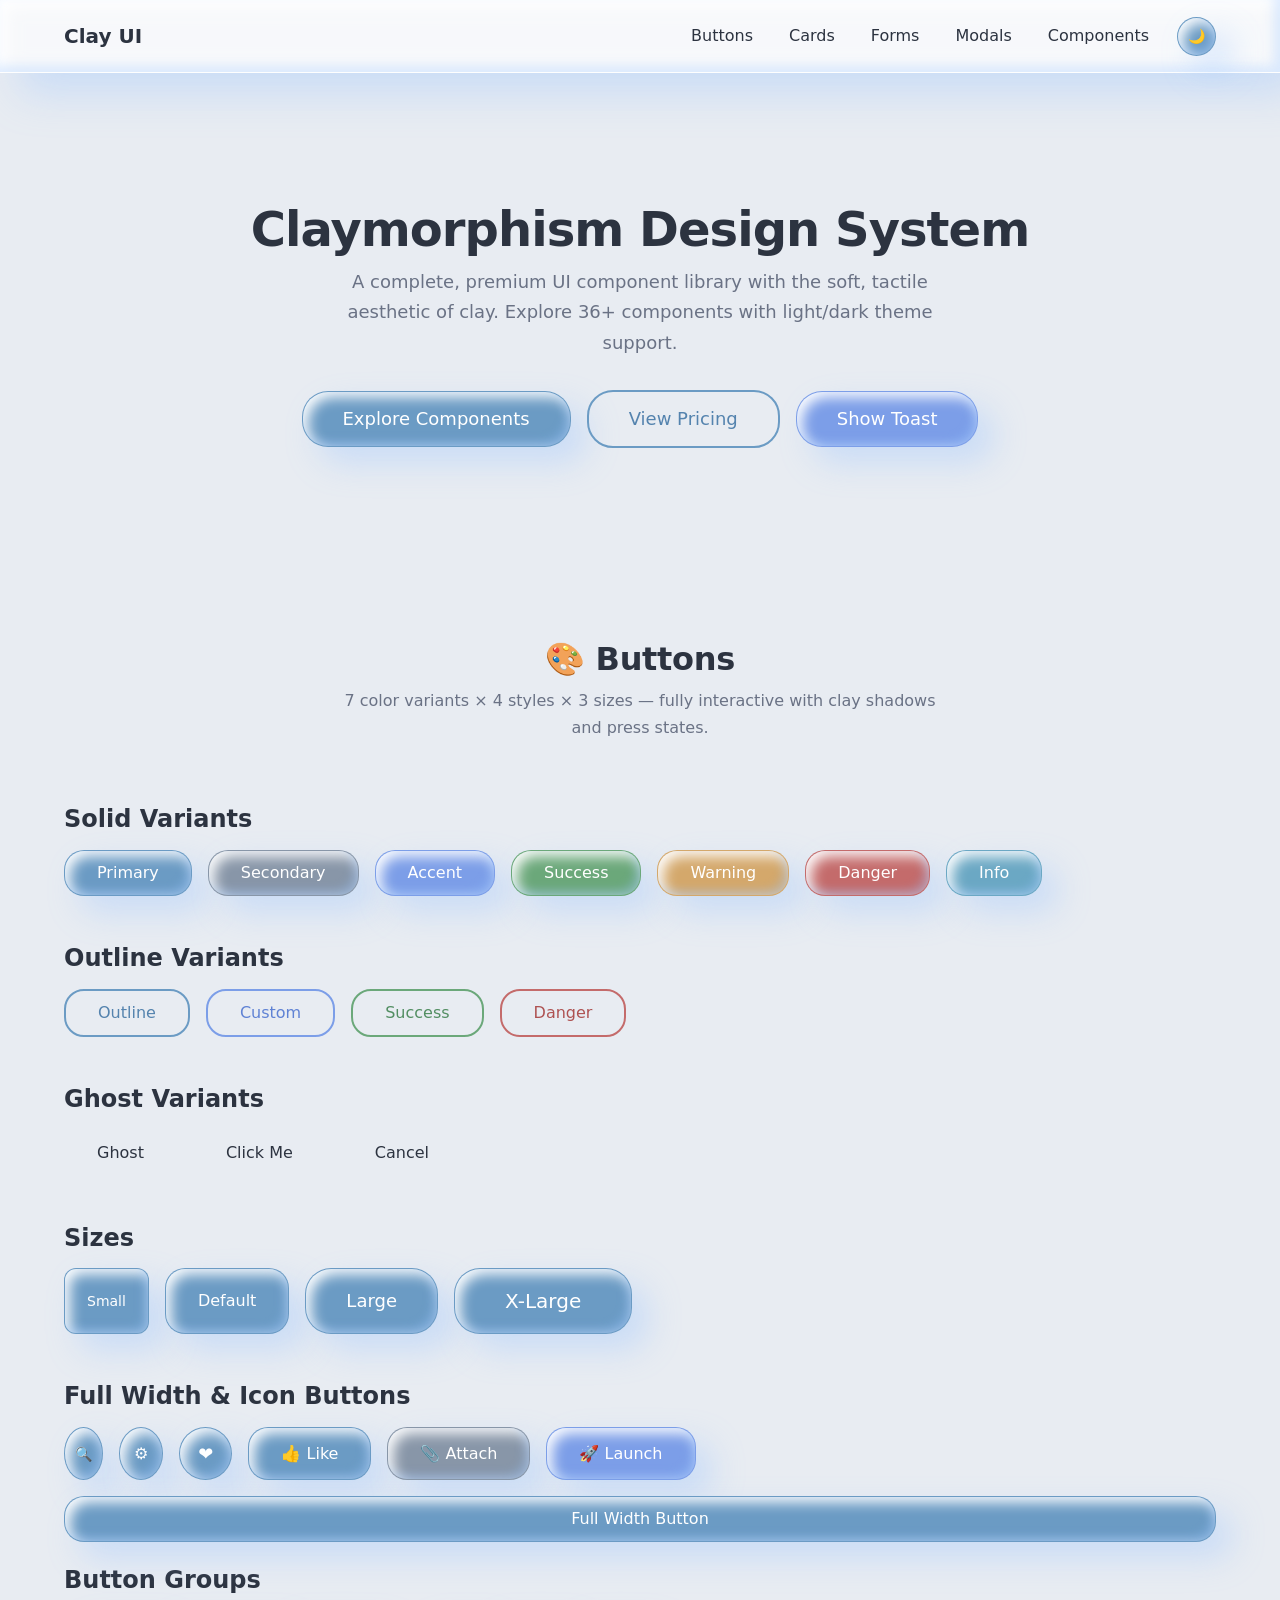
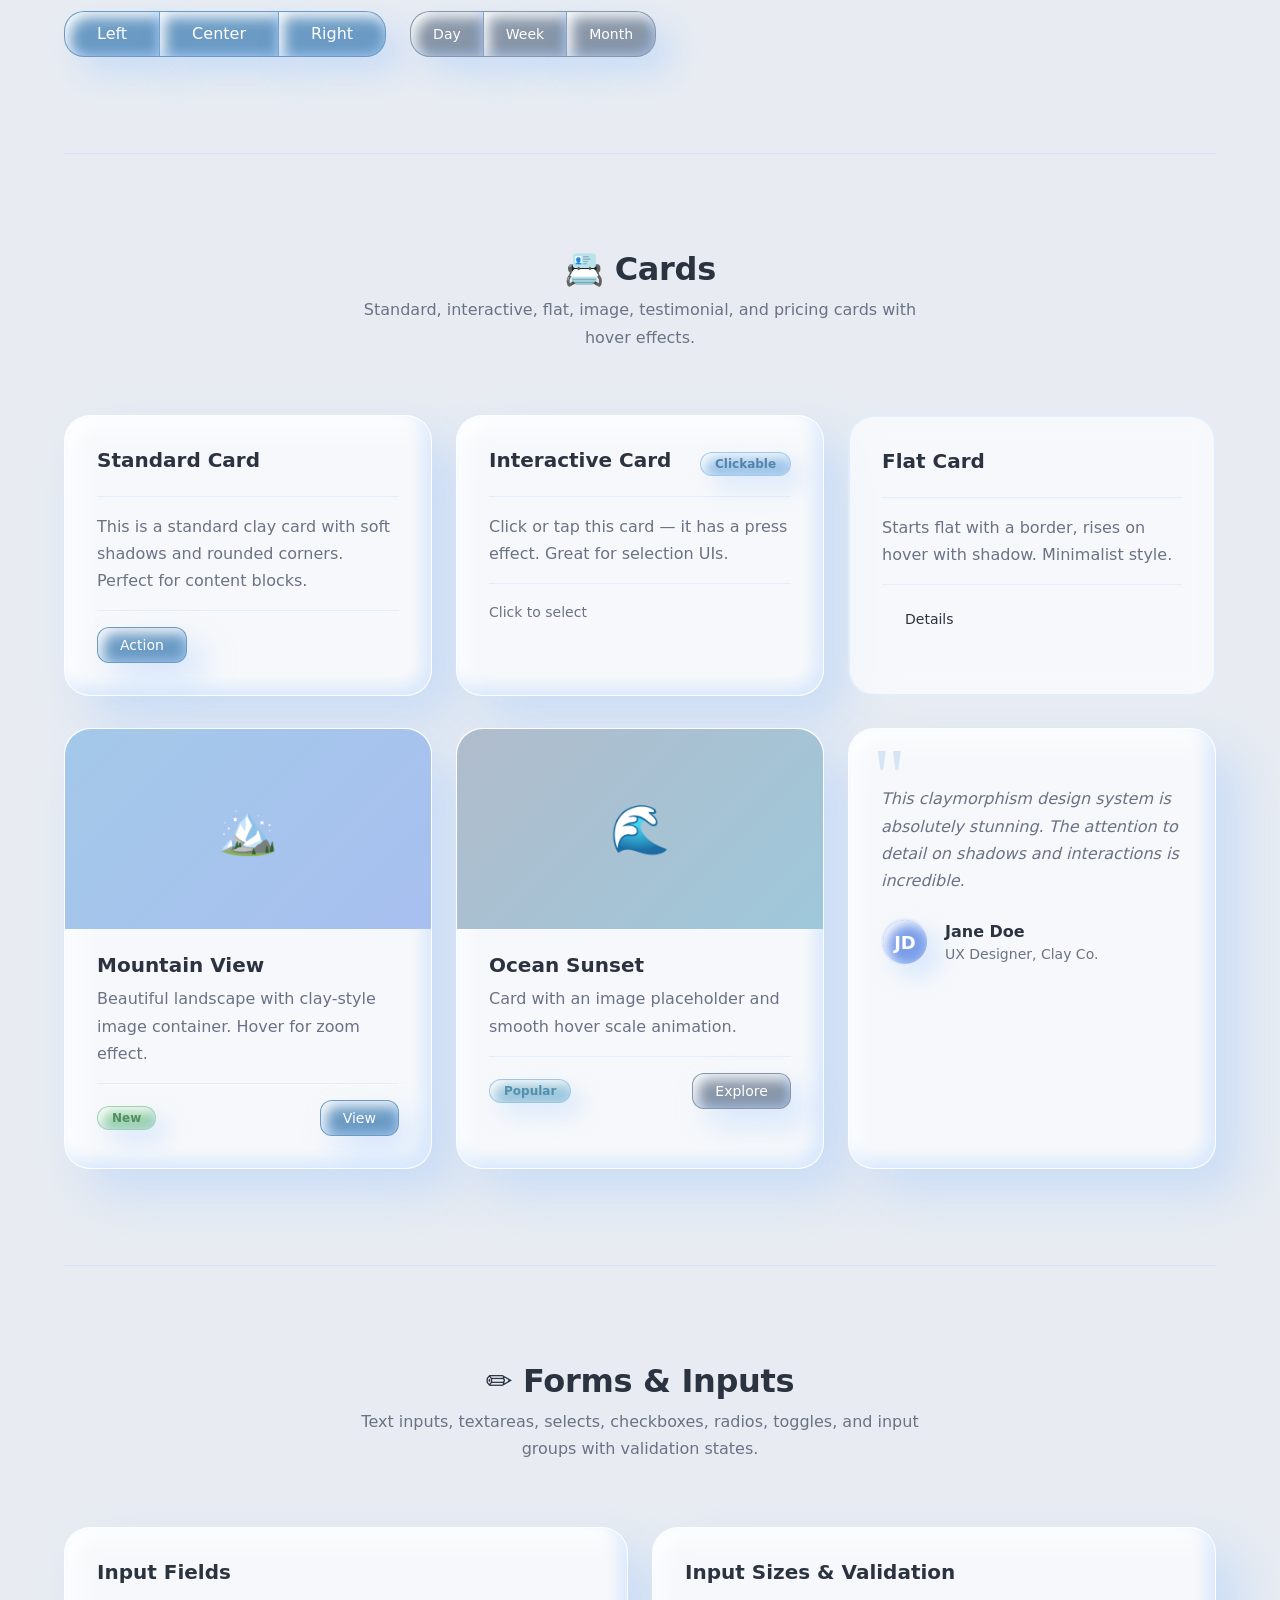
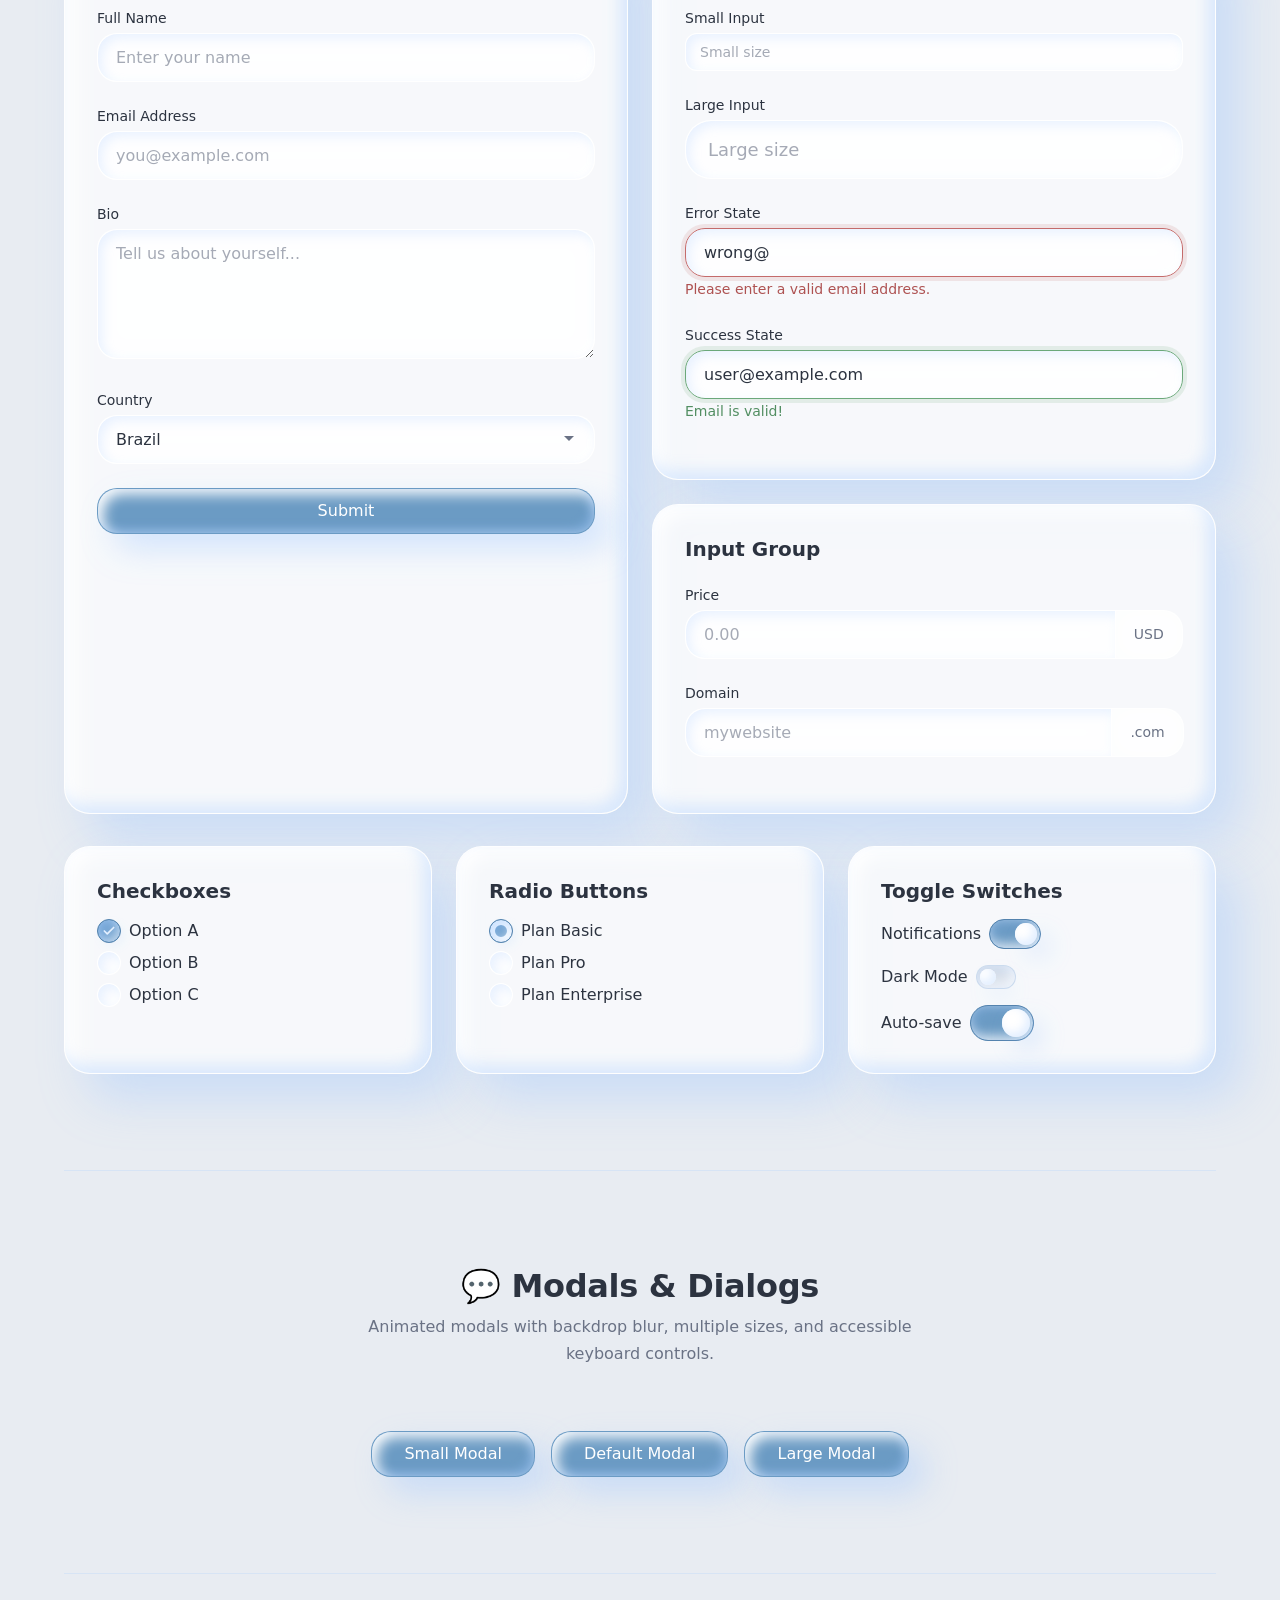
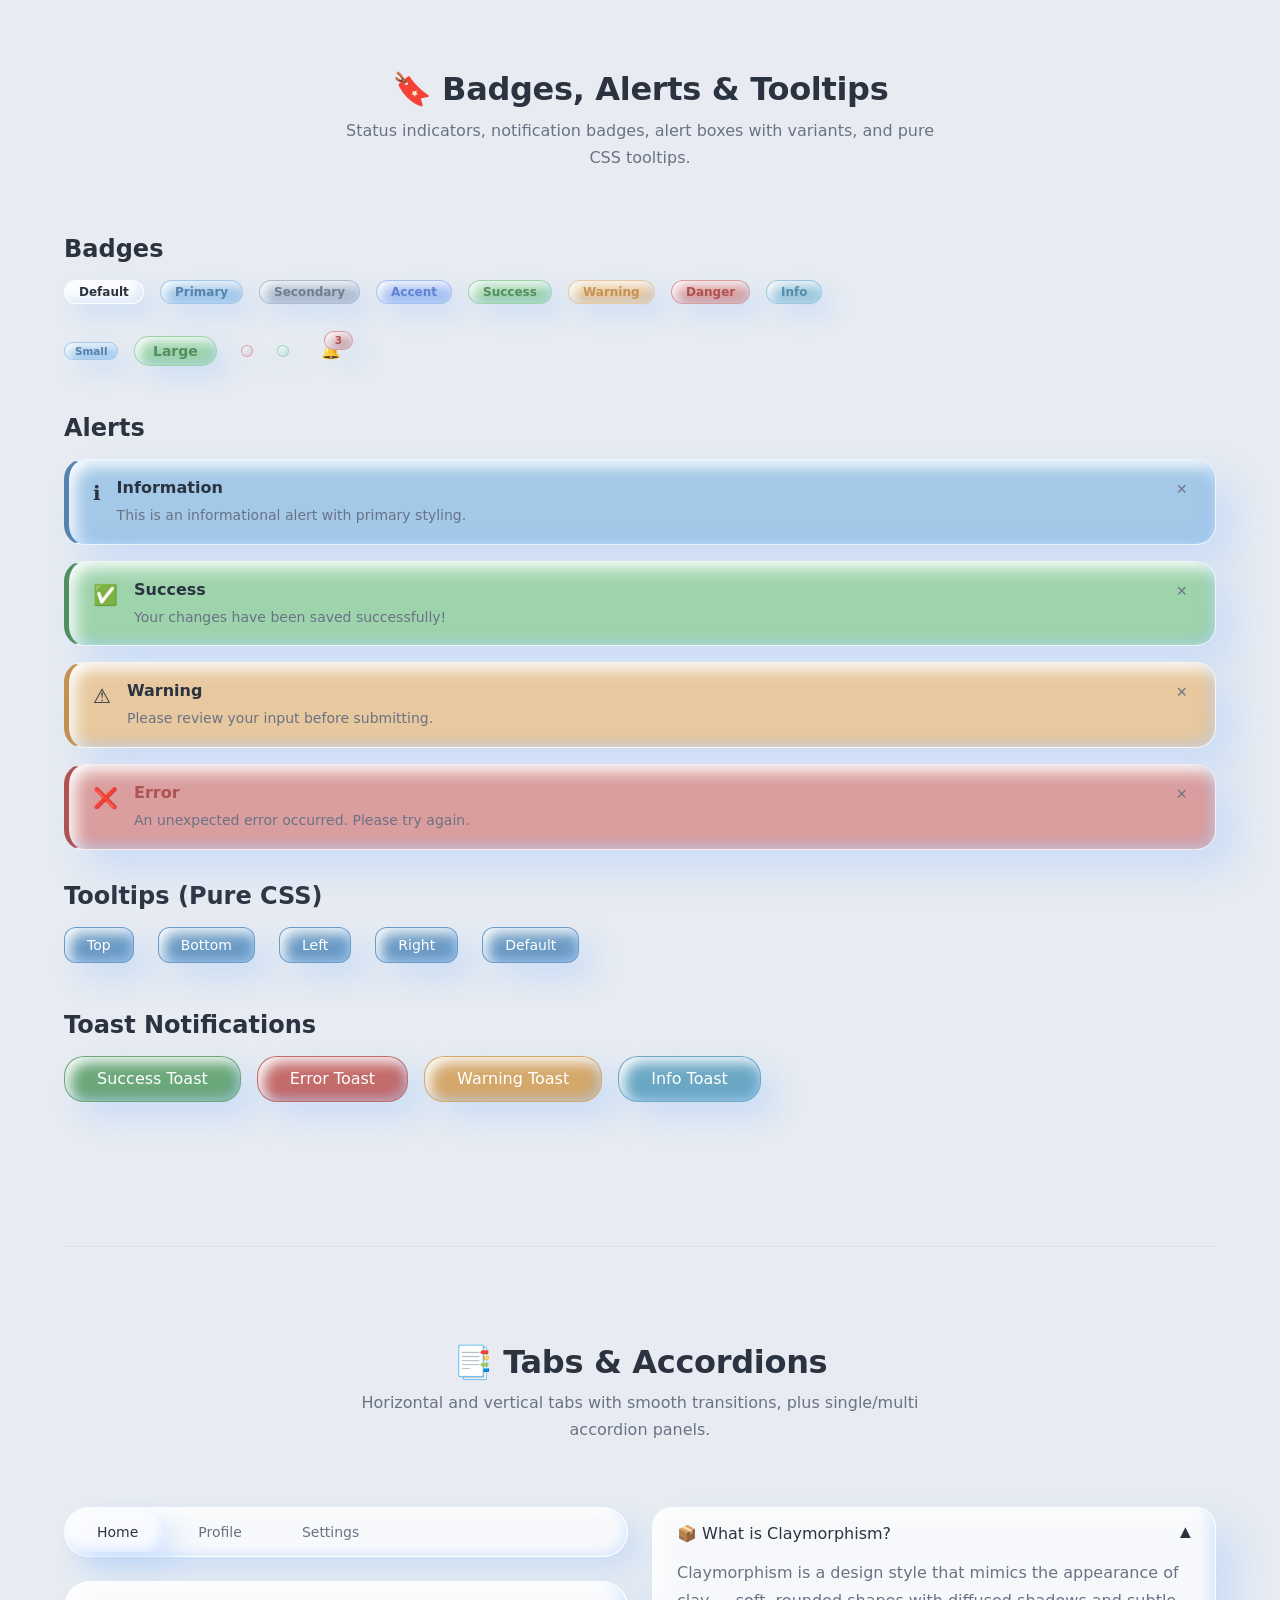
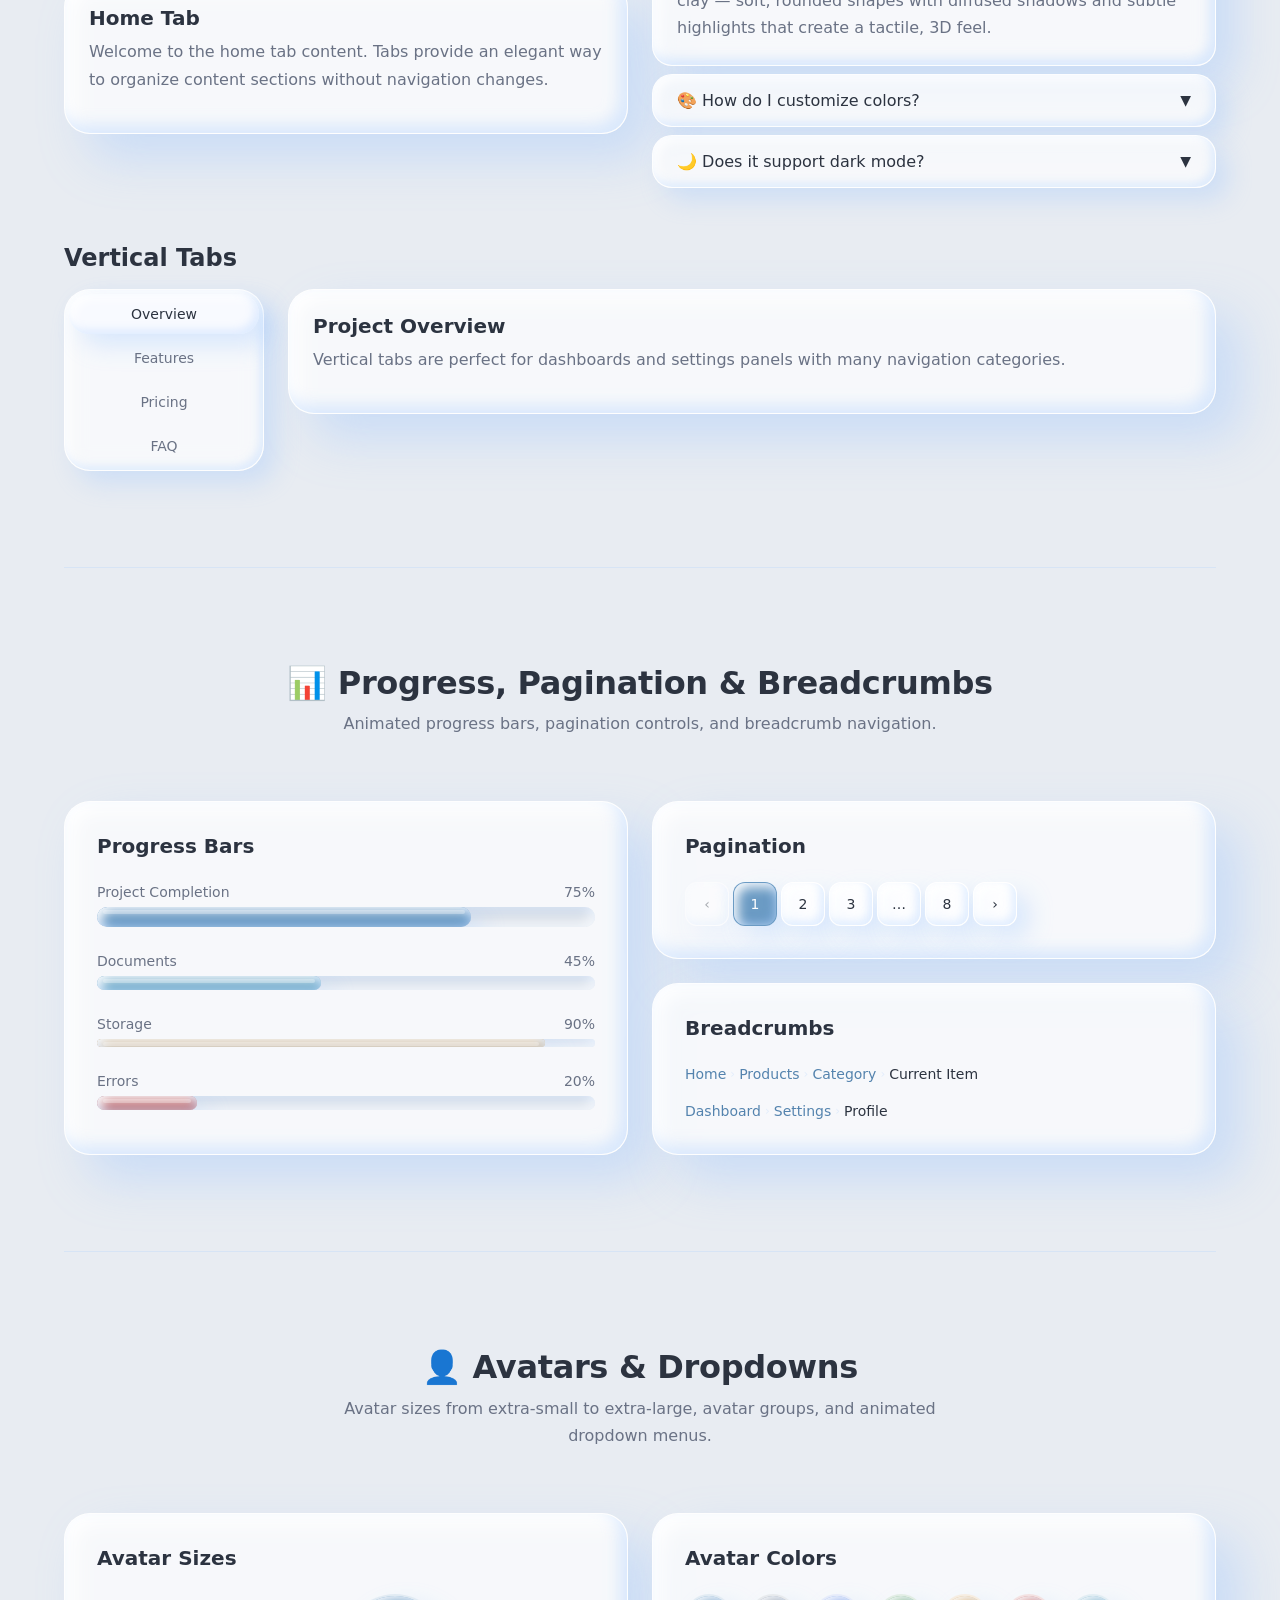
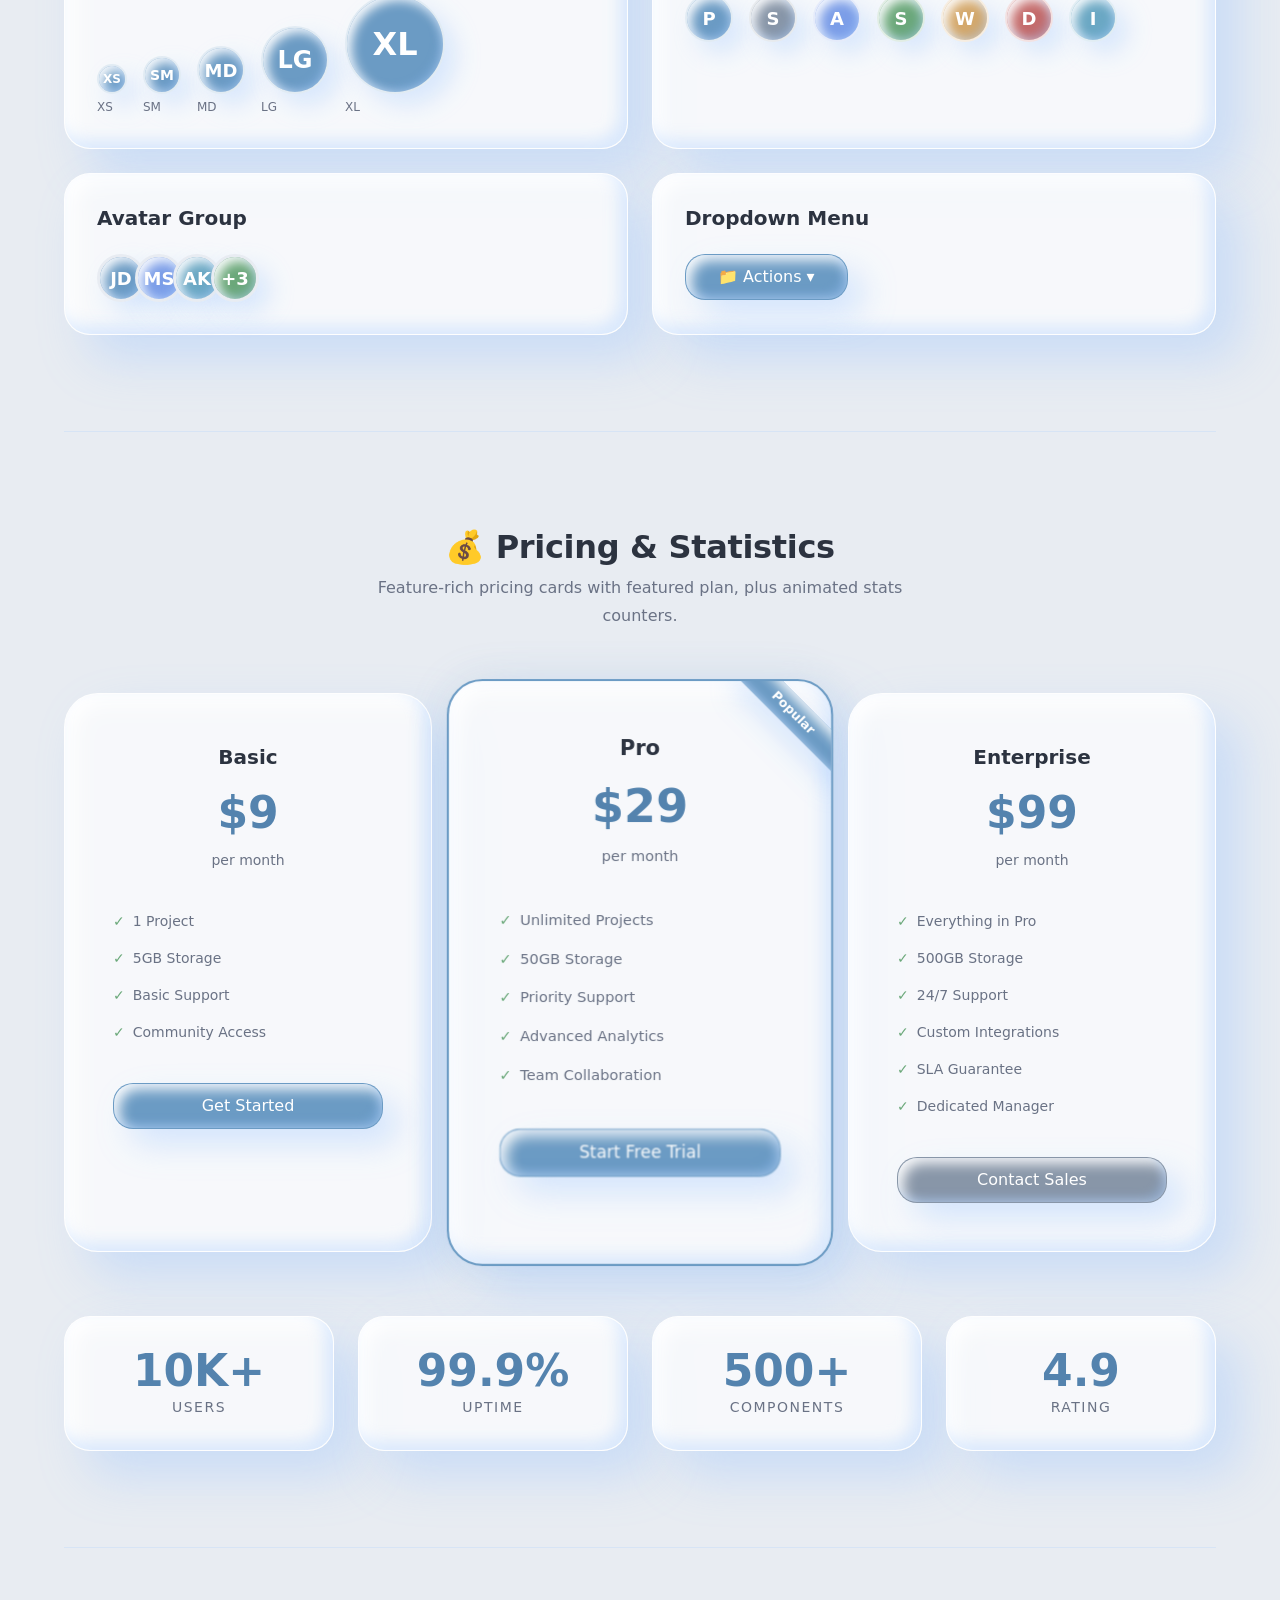
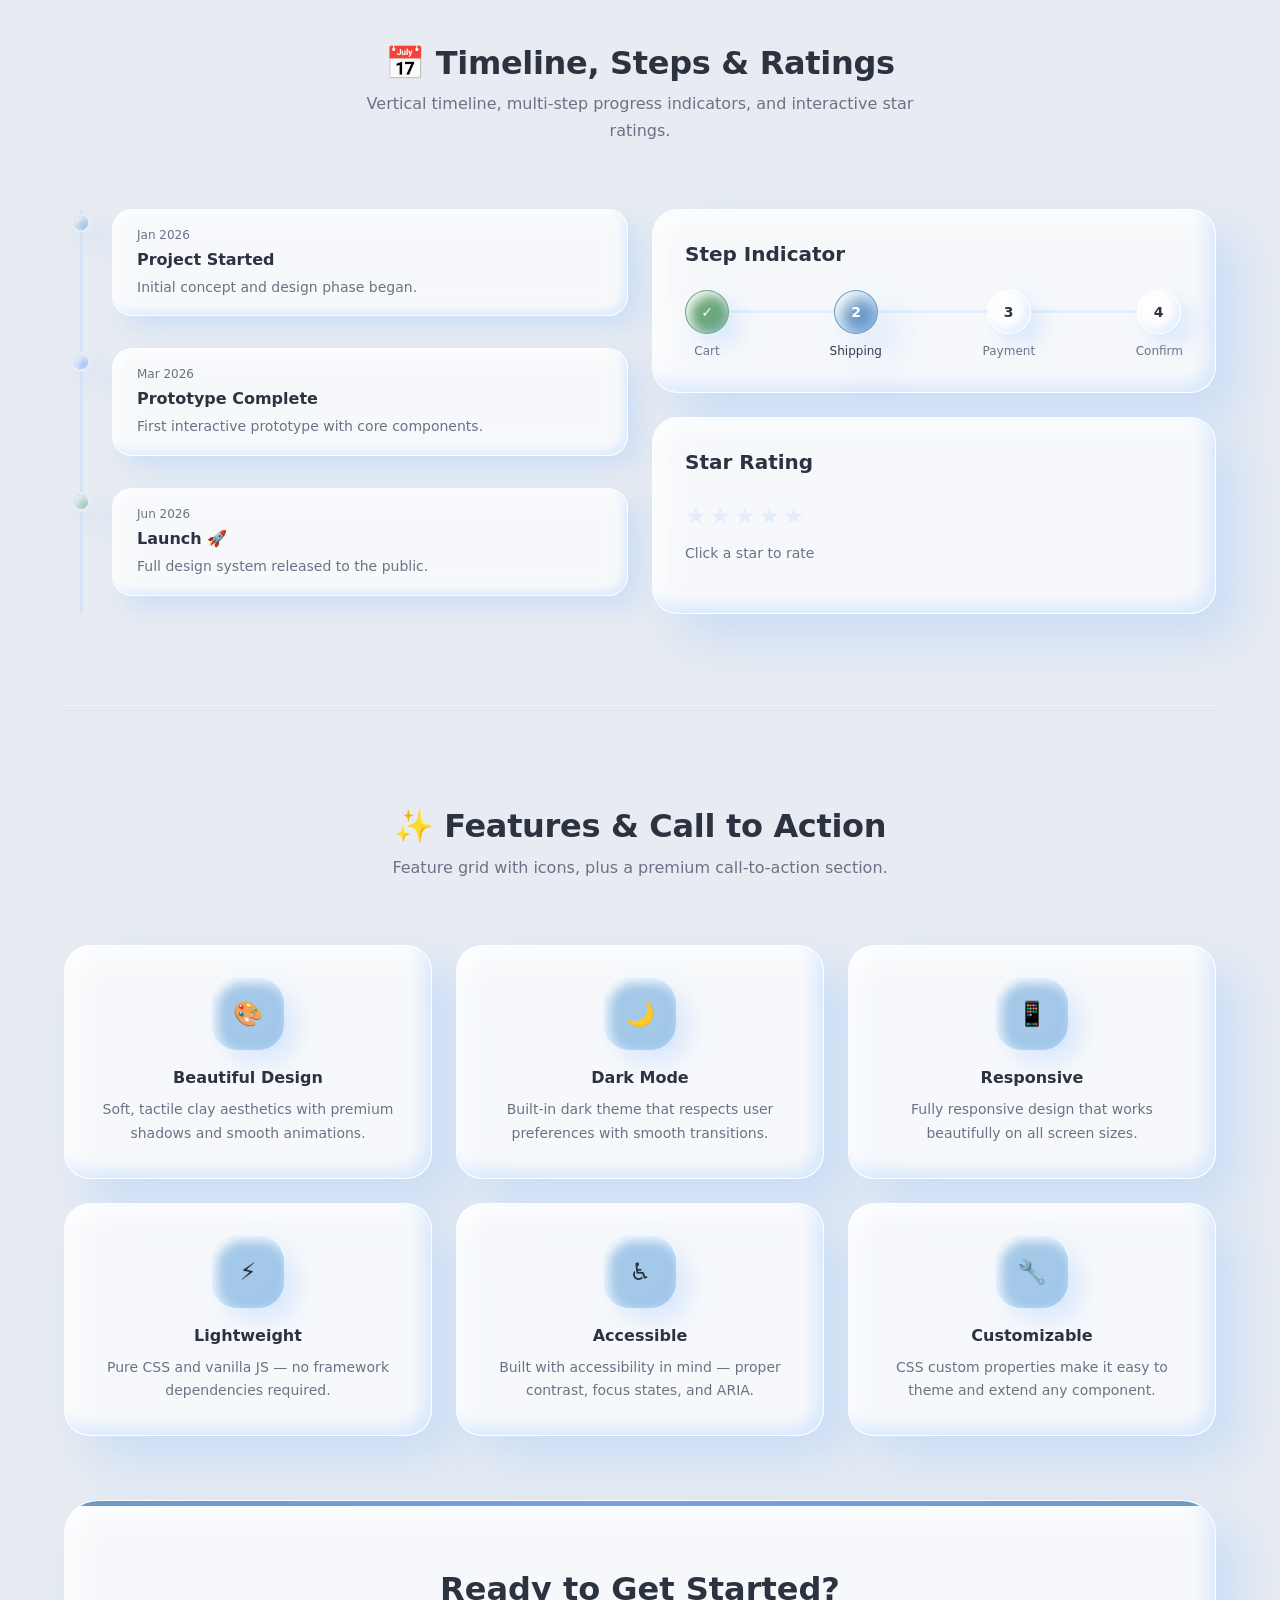
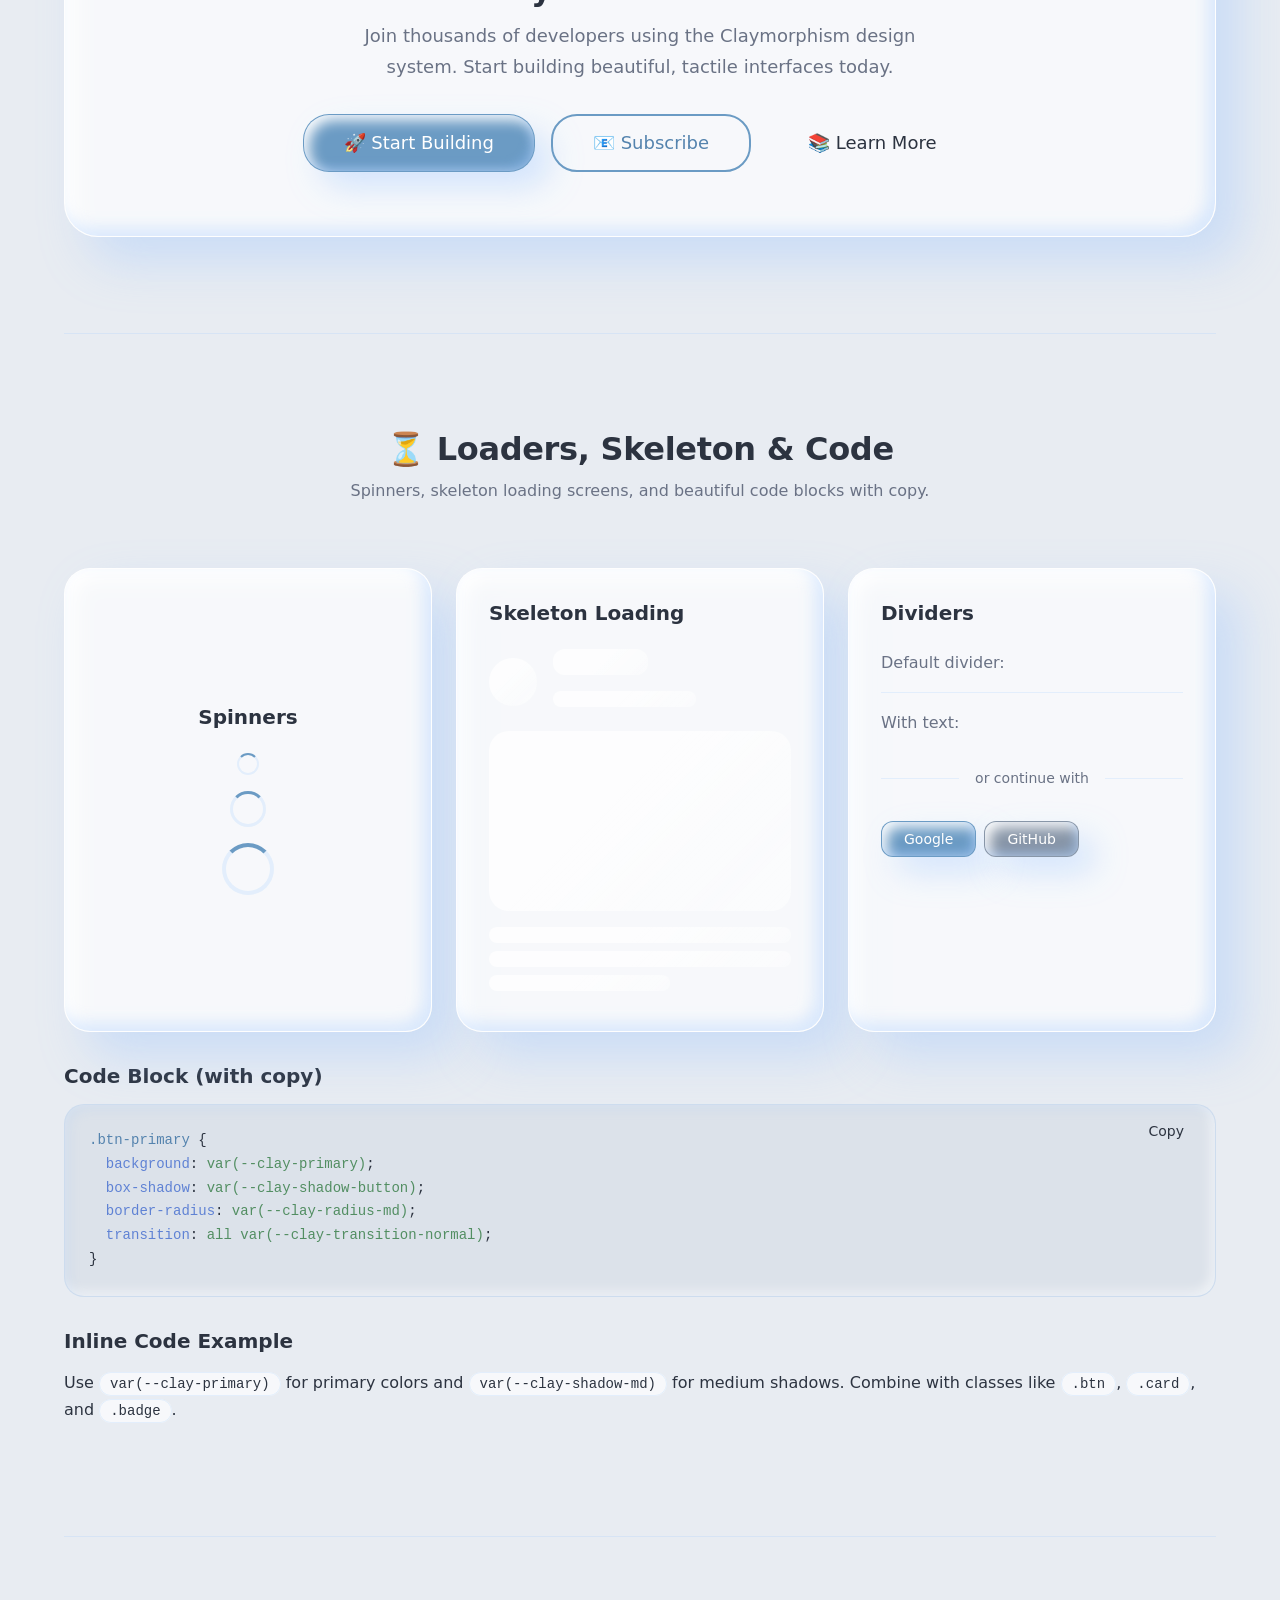
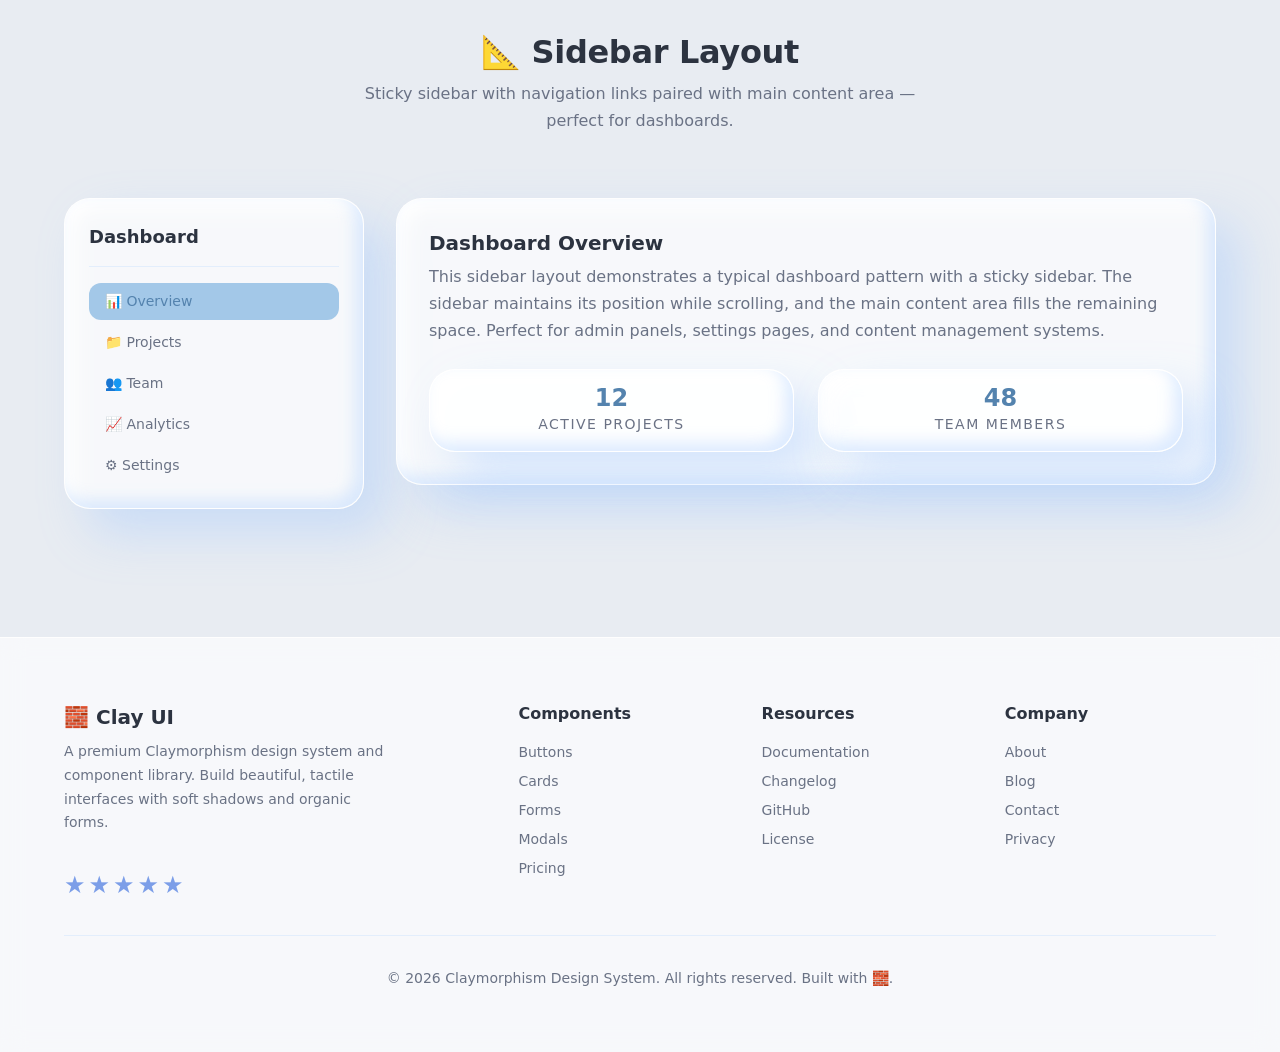
<file: Site Claymorphism/index.html>
<!DOCTYPE html>
<html lang="pt-BR" data-theme="light">
<head>
  <meta charset="UTF-8">
  <meta name="viewport" content="width=device-width, initial-scale=1.0">
  <title>Claymorphism UI — Design System & Component Library</title>
  <meta name="description" content="A complete Claymorphism design system with 36+ components, dark/light theme, and interactive examples.">
  <link rel="stylesheet" href="css/claymorphism.css">
</head>
<body>

  <!-- ============================================================
       NAVBAR
       ============================================================ -->
  <nav class="navbar">
    <div class="navbar-inner">
      <a href="#" class="navbar-brand">
        Clay UI
      </a>
      <div class="navbar-nav">
        <a href="#buttons" class="nav-link">Buttons</a>
        <a href="#cards" class="nav-link">Cards</a>
        <a href="#forms" class="nav-link">Forms</a>
        <a href="#modals" class="nav-link">Modals</a>
        <a href="#components" class="nav-link">Components</a>
        <button class="btn btn-sm btn-icon btn-primary" data-theme-toggle aria-label="Toggle theme" style="margin-left:8px;">
          <span id="theme-icon">🌙</span>
        </button>
      </div>
      <button class="navbar-toggle" aria-label="Toggle navigation">
        <span></span><span></span><span></span>
      </button>
    </div>
  </nav>

  <!-- ============================================================
       HERO
       ============================================================ -->
  <section class="section">
    <div class="container" style="text-align:center; padding: var(--clay-space-3xl) 0;">
      <h1 style="font-size:3rem; margin-bottom:var(--clay-space-sm);">Claymorphism Design System</h1>
      <p style="font-size:var(--clay-font-lg); color:var(--clay-text-light); max-width:600px; margin:0 auto var(--clay-space-xl);">
        A complete, premium UI component library with the soft, tactile aesthetic of clay.
        Explore 36+ components with light/dark theme support.
      </p>
      <div class="flex-center gap-md" style="flex-wrap:wrap;">
        <a href="#buttons" class="btn btn-primary btn-lg">Explore Components</a>
        <a href="#pricing" class="btn btn-outline btn-lg">View Pricing</a>
        <button class="btn btn-accent btn-lg" data-toast="success" data-toast-message="Welcome to Claymorphism! 🧱">Show Toast</button>
      </div>
    </div>
  </section>

  <!-- ============================================================
       1. BUTTONS
       ============================================================ -->
  <section id="buttons" class="section">
    <div class="container">
      <div class="section-title">
        <h2>🎨 Buttons</h2>
        <p>7 color variants × 4 styles × 3 sizes — fully interactive with clay shadows and press states.</p>
      </div>

      <!-- ── Solid Colors ── -->
      <h3 style="margin-bottom:var(--clay-space-md);">Solid Variants</h3>
      <div class="flex flex-wrap gap-md" style="margin-bottom:var(--clay-space-2xl);">
        <button class="btn btn-primary">Primary</button>
        <button class="btn btn-secondary">Secondary</button>
        <button class="btn btn-accent">Accent</button>
        <button class="btn btn-success">Success</button>
        <button class="btn btn-warning">Warning</button>
        <button class="btn btn-danger">Danger</button>
        <button class="btn btn-info">Info</button>
      </div>

      <!-- ── Outline ── -->
      <h3 style="margin-bottom:var(--clay-space-md);">Outline Variants</h3>
      <div class="flex flex-wrap gap-md" style="margin-bottom:var(--clay-space-2xl);">
        <button class="btn btn-outline">Outline</button>
        <button class="btn btn-outline" style="color:var(--clay-accent-dark); border-color:var(--clay-accent);">Custom</button>
        <button class="btn btn-outline" style="color:var(--clay-success-dark); border-color:var(--clay-success);">Success</button>
        <button class="btn btn-outline" style="color:var(--clay-danger-dark); border-color:var(--clay-danger);">Danger</button>
      </div>

      <!-- ── Ghost ── -->
      <h3 style="margin-bottom:var(--clay-space-md);">Ghost Variants</h3>
      <div class="flex flex-wrap gap-md" style="margin-bottom:var(--clay-space-2xl);">
        <button class="btn btn-ghost">Ghost</button>
        <button class="btn btn-ghost">Click Me</button>
        <button class="btn btn-ghost">Cancel</button>
      </div>

      <!-- ── Sizes ── -->
      <h3 style="margin-bottom:var(--clay-space-md);">Sizes</h3>
      <div class="flex flex-wrap gap-md" style="margin-bottom:var(--clay-space-2xl);">
        <button class="btn btn-primary btn-sm">Small</button>
        <button class="btn btn-primary">Default</button>
        <button class="btn btn-primary btn-lg">Large</button>
        <button class="btn btn-primary btn-xl">X-Large</button>
      </div>

      <!-- ── Full Width ── -->
      <h3 style="margin-bottom:var(--clay-space-md);">Full Width & Icon Buttons</h3>
      <div class="flex flex-wrap gap-md" style="margin-bottom:var(--clay-space-md);">
        <button class="btn btn-icon btn-primary btn-sm" aria-label="Search">🔍</button>
        <button class="btn btn-icon btn-primary" aria-label="Settings">⚙️</button>
        <button class="btn btn-icon btn-primary btn-lg" aria-label="Heart">❤️</button>
        <button class="btn btn-primary">👍 Like</button>
        <button class="btn btn-secondary">📎 Attach</button>
        <button class="btn btn-accent">🚀 Launch</button>
      </div>
      <button class="btn btn-primary btn-block" style="margin-bottom:var(--clay-space-lg);">Full Width Button</button>

      <!-- ── Button Group ── -->
      <h3 style="margin-bottom:var(--clay-space-md);">Button Groups</h3>
      <div class="flex flex-wrap gap-lg">
        <div class="btn-group">
          <button class="btn btn-primary">Left</button>
          <button class="btn btn-primary">Center</button>
          <button class="btn btn-primary">Right</button>
        </div>
        <div class="btn-group">
          <button class="btn btn-secondary btn-sm">Day</button>
          <button class="btn btn-secondary btn-sm">Week</button>
          <button class="btn btn-secondary btn-sm">Month</button>
        </div>
      </div>
    </div>
  </section>

  <div class="container"><hr class="divider"></div>

  <!-- ============================================================
       2. CARDS
       ============================================================ -->
  <section id="cards" class="section">
    <div class="container">
      <div class="section-title">
        <h2>📇 Cards</h2>
        <p>Standard, interactive, flat, image, testimonial, and pricing cards with hover effects.</p>
      </div>

      <div class="grid grid-3">
        <div class="card">
          <div class="card-header">
            <h4>Standard Card</h4>
          </div>
          <div class="card-body">
            <p class="text-muted">This is a standard clay card with soft shadows and rounded corners. Perfect for content blocks.</p>
          </div>
          <div class="card-footer">
            <button class="btn btn-primary btn-sm">Action</button>
          </div>
        </div>

        <div class="card card-interactive">
          <div class="card-header">
            <div class="flex-between">
              <h4>Interactive Card</h4>
              <span class="badge badge-primary">Clickable</span>
            </div>
          </div>
          <div class="card-body">
            <p class="text-muted">Click or tap this card — it has a press effect. Great for selection UIs.</p>
          </div>
          <div class="card-footer">
            <span class="text-sm text-muted">Click to select</span>
          </div>
        </div>

        <div class="card card-flat">
          <div class="card-header">
            <h4>Flat Card</h4>
          </div>
          <div class="card-body">
            <p class="text-muted">Starts flat with a border, rises on hover with shadow. Minimalist style.</p>
          </div>
          <div class="card-footer">
            <button class="btn btn-ghost btn-sm">Details</button>
          </div>
        </div>
      </div>

      <!-- ── Card with Image ── -->
      <div class="grid grid-3" style="margin-top:var(--clay-space-xl);">
        <div class="card">
          <div class="card-image" style="background:linear-gradient(135deg, var(--clay-primary-light), var(--clay-accent-light)); height:200px; display:flex; align-items:center; justify-content:center; font-size:3rem;">
            🏔️
          </div>
          <div class="card-body">
            <h4>Mountain View</h4>
            <p class="text-muted">Beautiful landscape with clay-style image container. Hover for zoom effect.</p>
          </div>
          <div class="card-footer">
            <div class="flex-between">
              <span class="badge badge-success">New</span>
              <button class="btn btn-primary btn-sm">View</button>
            </div>
          </div>
        </div>

        <div class="card">
          <div class="card-image" style="background:linear-gradient(135deg, var(--clay-secondary-light), var(--clay-info-light)); height:200px; display:flex; align-items:center; justify-content:center; font-size:3rem;">
            🌊
          </div>
          <div class="card-body">
            <h4>Ocean Sunset</h4>
            <p class="text-muted">Card with an image placeholder and smooth hover scale animation.</p>
          </div>
          <div class="card-footer">
            <div class="flex-between">
              <span class="badge badge-info">Popular</span>
              <button class="btn btn-secondary btn-sm">Explore</button>
            </div>
          </div>
        </div>

        <!-- ── Testimonial Card ── -->
        <div class="testimonial">
          <p class="testimonial-text">This claymorphism design system is absolutely stunning. The attention to detail on shadows and interactions is incredible.</p>
          <div class="testimonial-author">
            <div class="avatar avatar-accent">JD</div>
            <div>
              <div class="testimonial-name">Jane Doe</div>
              <div class="testimonial-role">UX Designer, Clay Co.</div>
            </div>
          </div>
        </div>
      </div>
    </div>
  </section>

  <div class="container"><hr class="divider"></div>

  <!-- ============================================================
       3. FORMS & INPUTS
       ============================================================ -->
  <section id="forms" class="section">
    <div class="container">
      <div class="section-title">
        <h2>✏️ Forms & Inputs</h2>
        <p>Text inputs, textareas, selects, checkboxes, radios, toggles, and input groups with validation states.</p>
      </div>

      <div class="grid grid-2">
        <div class="card">
          <h4 style="margin-bottom:var(--clay-space-lg);">Input Fields</h4>
          <div class="form-group">
            <label class="form-label" for="name">Full Name</label>
            <input type="text" id="name" class="form-input" placeholder="Enter your name">
          </div>
          <div class="form-group">
            <label class="form-label" for="email">Email Address</label>
            <input type="email" id="email" class="form-input" placeholder="you@example.com">
          </div>
          <div class="form-group">
            <label class="form-label" for="bio">Bio</label>
            <textarea id="bio" class="form-textarea" placeholder="Tell us about yourself..."></textarea>
          </div>
          <div class="form-group">
            <label class="form-label" for="country">Country</label>
            <select id="country" class="form-select">
              <option>Brazil</option>
              <option>United States</option>
              <option>Canada</option>
              <option>Portugal</option>
            </select>
          </div>
          <button class="btn btn-primary btn-block">Submit</button>
        </div>

        <div>
          <div class="card" style="margin-bottom:var(--clay-space-lg);">
            <h4 style="margin-bottom:var(--clay-space-lg);">Input Sizes & Validation</h4>
            <div class="form-group">
              <label class="form-label" for="small-input">Small Input</label>
              <input type="text" id="small-input" class="form-input form-input-sm" placeholder="Small size">
            </div>
            <div class="form-group">
              <label class="form-label" for="large-input">Large Input</label>
              <input type="text" id="large-input" class="form-input form-input-lg" placeholder="Large size">
            </div>
            <div class="form-group">
              <label class="form-label" for="error-input">Error State</label>
              <input type="text" id="error-input" class="form-input error" placeholder="Invalid input" value="wrong@">
              <span class="form-error">Please enter a valid email address.</span>
            </div>
            <div class="form-group">
              <label class="form-label" for="success-input">Success State</label>
              <input type="text" id="success-input" class="form-input success" placeholder="Valid input" value="user@example.com">
              <span class="form-success-text">Email is valid!</span>
            </div>
          </div>

          <div class="card">
            <h4 style="margin-bottom:var(--clay-space-lg);">Input Group</h4>
            <div class="form-group">
              <label class="form-label">Price</label>
              <div class="input-group">
                <input type="text" class="form-input" placeholder="0.00">
                <span class="input-addon">USD</span>
              </div>
            </div>
            <div class="form-group">
              <label class="form-label">Domain</label>
              <div class="input-group">
                <input type="text" class="form-input" placeholder="mywebsite">
                <span class="input-addon">.com</span>
              </div>
            </div>
          </div>
        </div>
      </div>

      <!-- ── Checkboxes, Radios, Toggles ── -->
      <div class="grid grid-3" style="margin-top:var(--clay-space-xl);">
        <div class="card">
          <h4 style="margin-bottom:var(--clay-space-md);">Checkboxes</h4>
          <div class="flex flex-col gap-sm">
            <label class="form-check">
              <input type="checkbox" checked>
              <span>Option A</span>
            </label>
            <label class="form-check">
              <input type="checkbox">
              <span>Option B</span>
            </label>
            <label class="form-check">
              <input type="checkbox">
              <span>Option C</span>
            </label>
          </div>
        </div>

        <div class="card">
          <h4 style="margin-bottom:var(--clay-space-md);">Radio Buttons</h4>
          <div class="flex flex-col gap-sm">
            <label class="form-check">
              <input type="radio" name="radio-group" checked>
              <span>Plan Basic</span>
            </label>
            <label class="form-check">
              <input type="radio" name="radio-group">
              <span>Plan Pro</span>
            </label>
            <label class="form-check">
              <input type="radio" name="radio-group">
              <span>Plan Enterprise</span>
            </label>
          </div>
        </div>

        <div class="card">
          <h4 style="margin-bottom:var(--clay-space-md);">Toggle Switches</h4>
          <div class="flex flex-col gap-md">
            <label class="toggle">
              <span>Notifications</span>
              <input type="checkbox" checked>
              <span class="toggle-track"><span class="toggle-thumb"></span></span>
            </label>
            <label class="toggle toggle-sm">
              <span>Dark Mode</span>
              <input type="checkbox">
              <span class="toggle-track"><span class="toggle-thumb"></span></span>
            </label>
            <label class="toggle toggle-lg">
              <span>Auto-save</span>
              <input type="checkbox" checked>
              <span class="toggle-track"><span class="toggle-thumb"></span></span>
            </label>
          </div>
        </div>
      </div>
    </div>
  </section>

  <div class="container"><hr class="divider"></div>

  <!-- ============================================================
       4. MODALS
       ============================================================ -->
  <section id="modals" class="section">
    <div class="container">
      <div class="section-title">
        <h2>💬 Modals & Dialogs</h2>
        <p>Animated modals with backdrop blur, multiple sizes, and accessible keyboard controls.</p>
      </div>

      <div class="flex-center gap-md" style="flex-wrap:wrap;">
        <button class="btn btn-primary" data-modal-target="modal-small">Small Modal</button>
        <button class="btn btn-primary" data-modal-target="modal-default">Default Modal</button>
        <button class="btn btn-primary" data-modal-target="modal-large">Large Modal</button>
      </div>

      <!-- Small Modal -->
      <div class="modal-overlay" id="modal-small">
        <div class="modal modal-sm">
          <div class="modal-header">
            <h3>Quick Confirm</h3>
            <button class="modal-close">&times;</button>
          </div>
          <div class="modal-body">
            <p>Are you sure you want to proceed with this action?</p>
          </div>
          <div class="modal-footer">
            <button class="btn btn-ghost modal-close">Cancel</button>
            <button class="btn btn-primary modal-close">Confirm</button>
          </div>
        </div>
      </div>

      <!-- Default Modal -->
      <div class="modal-overlay" id="modal-default">
        <div class="modal">
          <div class="modal-header">
            <h3>Subscribe to Newsletter</h3>
            <button class="modal-close">&times;</button>
          </div>
          <div class="modal-body">
            <p>Get weekly updates on design trends, UI components, and exclusive resources.</p>
            <div class="form-group" style="margin-top:var(--clay-space-md);">
              <label class="form-label">Email</label>
              <input type="email" class="form-input" placeholder="you@example.com">
            </div>
          </div>
          <div class="modal-footer">
            <button class="btn btn-ghost modal-close">Skip</button>
            <button class="btn btn-primary">Subscribe</button>
          </div>
        </div>
      </div>

      <!-- Large Modal -->
      <div class="modal-overlay" id="modal-large">
        <div class="modal modal-lg">
          <div class="modal-header">
            <h3>Terms of Service</h3>
            <button class="modal-close">&times;</button>
          </div>
          <div class="modal-body">
            <h4>1. Acceptance of Terms</h4>
            <p>By accessing this website, you agree to be bound by these terms of service. If you do not agree, do not use the service.</p>
            <h4>2. User Responsibilities</h4>
            <p>Users are responsible for maintaining the confidentiality of their accounts and for all activities that occur under their account.</p>
            <h4>3. Intellectual Property</h4>
            <p>All content, designs, and code provided in this template are licensed for personal and commercial use.</p>
            <h4>4. Limitation of Liability</h4>
            <p>The creators of this template shall not be liable for any damages arising from the use or inability to use this template.</p>
          </div>
          <div class="modal-footer">
            <button class="btn btn-ghost modal-close">Decline</button>
            <button class="btn btn-primary modal-close">Accept</button>
          </div>
        </div>
      </div>
    </div>
  </section>

  <div class="container"><hr class="divider"></div>

  <!-- ============================================================
       5. BADGES, ALERTS & TOOLTIPS
       ============================================================ -->
  <section id="components" class="section">
    <div class="container">
      <div class="section-title">
        <h2>🔖 Badges, Alerts & Tooltips</h2>
        <p>Status indicators, notification badges, alert boxes with variants, and pure CSS tooltips.</p>
      </div>

      <!-- ── Badges ── -->
      <h3 style="margin-bottom:var(--clay-space-md);">Badges</h3>
      <div class="flex flex-wrap gap-md" style="margin-bottom:var(--clay-space-xl);">
        <span class="badge">Default</span>
        <span class="badge badge-primary">Primary</span>
        <span class="badge badge-secondary">Secondary</span>
        <span class="badge badge-accent">Accent</span>
        <span class="badge badge-success">Success</span>
        <span class="badge badge-warning">Warning</span>
        <span class="badge badge-danger">Danger</span>
        <span class="badge badge-info">Info</span>
      </div>

      <div class="flex flex-wrap gap-md" style="margin-bottom:var(--clay-space-2xl); align-items:center;">
        <span class="badge badge-sm badge-primary">Small</span>
        <span class="badge badge-lg badge-success">Large</span>
        <span class="badge badge-dot badge-danger" style="margin-left:8px;"></span>
        <span class="badge badge-dot badge-success" style="margin-left:8px;"></span>
        <span style="position:relative; display:inline-block; margin-left:16px;">
          🔔
          <span class="badge badge-sm badge-danger" style="position:absolute; top:-8px; right:-12px;">3</span>
        </span>
      </div>

      <!-- ── Alerts ── -->
      <h3 style="margin-bottom:var(--clay-space-md);">Alerts</h3>
      <div class="alert alert-primary">
        <span class="alert-icon">ℹ️</span>
        <div class="alert-content">
          <div class="alert-title">Information</div>
          <p class="alert-message">This is an informational alert with primary styling.</p>
        </div>
        <button class="alert-close">&times;</button>
      </div>
      <div class="alert alert-success">
        <span class="alert-icon">✅</span>
        <div class="alert-content">
          <div class="alert-title">Success</div>
          <p class="alert-message">Your changes have been saved successfully!</p>
        </div>
        <button class="alert-close">&times;</button>
      </div>
      <div class="alert alert-warning">
        <span class="alert-icon">⚠️</span>
        <div class="alert-content">
          <div class="alert-title">Warning</div>
          <p class="alert-message">Please review your input before submitting.</p>
        </div>
        <button class="alert-close">&times;</button>
      </div>
      <div class="alert alert-danger">
        <span class="alert-icon">❌</span>
        <div class="alert-content">
          <div class="alert-title">Error</div>
          <p class="alert-message">An unexpected error occurred. Please try again.</p>
        </div>
        <button class="alert-close">&times;</button>
      </div>

      <!-- ── Tooltips ── -->
      <h3 style="margin-bottom:var(--clay-space-md); margin-top:var(--clay-space-xl);">Tooltips (Pure CSS)</h3>
      <div class="flex flex-wrap gap-lg" style="margin-bottom:var(--clay-space-2xl);">
        <span class="btn btn-primary btn-sm" data-tooltip="I'm on top!" data-tooltip-pos="top">Top</span>
        <span class="btn btn-primary btn-sm" data-tooltip="I'm on bottom!" data-tooltip-pos="bottom">Bottom</span>
        <span class="btn btn-primary btn-sm" data-tooltip="I'm on left!" data-tooltip-pos="left">Left</span>
        <span class="btn btn-primary btn-sm" data-tooltip="I'm on right!" data-tooltip-pos="right">Right</span>
        <span class="btn btn-primary btn-sm" data-tooltip="Default tooltip">Default</span>
      </div>

      <!-- ── Toast Triggers ── -->
      <h3 style="margin-bottom:var(--clay-space-md);">Toast Notifications</h3>
      <div class="flex flex-wrap gap-md" style="margin-bottom:var(--clay-space-2xl);">
        <button class="btn btn-success" data-toast="success" data-toast-message="Operation completed successfully! ✅">Success Toast</button>
        <button class="btn btn-danger" data-toast="error" data-toast-message="Something went wrong! ❌">Error Toast</button>
        <button class="btn btn-warning" data-toast="warning" data-toast-message="Please be careful! ⚠️">Warning Toast</button>
        <button class="btn btn-info" data-toast="info" data-toast-message="Here is some info ℹ️">Info Toast</button>
      </div>
    </div>
  </section>

  <div class="container"><hr class="divider"></div>

  <!-- ============================================================
       6. TABS & ACCORDIONS
       ============================================================ -->
  <section id="tabs-accordions" class="section">
    <div class="container">
      <div class="section-title">
        <h2>📑 Tabs & Accordions</h2>
        <p>Horizontal and vertical tabs with smooth transitions, plus single/multi accordion panels.</p>
      </div>

      <div class="grid grid-2">
        <!-- ── Horizontal Tabs ── -->
        <div class="tabs">
          <div class="tab-list">
            <button class="tab-item active" data-tab="tab1">Home</button>
            <button class="tab-item" data-tab="tab2">Profile</button>
            <button class="tab-item" data-tab="tab3">Settings</button>
          </div>
          <div class="tab-content active" data-tab-content="tab1">
            <h4>Home Tab</h4>
            <p class="text-muted">Welcome to the home tab content. Tabs provide an elegant way to organize content sections without navigation changes.</p>
          </div>
          <div class="tab-content" data-tab-content="tab2">
            <h4>Profile Tab</h4>
            <p class="text-muted">User profile information goes here. Tabs are fully accessible with click and keyboard interactions.</p>
          </div>
          <div class="tab-content" data-tab-content="tab3">
            <h4>Settings Tab</h4>
            <p class="text-muted">Configure your preferences and application settings from this panel.</p>
          </div>
        </div>

        <!-- ── Accordion ── -->
        <div class="accordion">
          <div class="accordion-item active">
            <button class="accordion-header">
              <span>📦 What is Claymorphism?</span>
              <span class="accordion-icon">▼</span>
            </button>
            <div class="accordion-body">
              <div class="accordion-body-inner">
                Claymorphism is a design style that mimics the appearance of clay — soft, rounded shapes with diffused shadows and subtle highlights that create a tactile, 3D feel.
              </div>
            </div>
          </div>
          <div class="accordion-item">
            <button class="accordion-header">
              <span>🎨 How do I customize colors?</span>
              <span class="accordion-icon">▼</span>
            </button>
            <div class="accordion-body">
              <div class="accordion-body-inner">
                All colors are controlled via CSS custom properties in the <code class="inline-code">:root</code> section. Simply override <code class="inline-code">--clay-primary</code>, <code class="inline-code">--clay-bg</code>, etc.
              </div>
            </div>
          </div>
          <div class="accordion-item">
            <button class="accordion-header">
              <span>🌙 Does it support dark mode?</span>
              <span class="accordion-icon">▼</span>
            </button>
            <div class="accordion-body">
              <div class="accordion-body-inner">
                Yes! The design system includes a full dark theme. Toggle it using the button in the navbar or add <code class="inline-code">data-theme="dark"</code> to the <code class="inline-code">html</code> tag.
              </div>
            </div>
          </div>
        </div>
      </div>

      <!-- ── Vertical Tabs ── -->
      <h3 style="margin:var(--clay-space-2xl) 0 var(--clay-space-md);">Vertical Tabs</h3>
      <div class="tabs tabs-vertical">
        <div class="tab-list">
          <button class="tab-item active" data-tab="vtab1">Overview</button>
          <button class="tab-item" data-tab="vtab2">Features</button>
          <button class="tab-item" data-tab="vtab3">Pricing</button>
          <button class="tab-item" data-tab="vtab4">FAQ</button>
        </div>
        <div class="tab-content-wrap">
          <div class="tab-content active" data-tab-content="vtab1">
            <h4>Project Overview</h4>
            <p class="text-muted">Vertical tabs are perfect for dashboards and settings panels with many navigation categories.</p>
          </div>
          <div class="tab-content" data-tab-content="vtab2">
            <h4>Key Features</h4>
            <p class="text-muted">Explore the rich feature set including 36+ components, dark/light themes, responsive design, and more.</p>
          </div>
          <div class="tab-content" data-tab-content="vtab3">
            <h4>Pricing Plans</h4>
            <p class="text-muted">View our flexible pricing options designed for individuals, teams, and enterprises.</p>
          </div>
          <div class="tab-content" data-tab-content="vtab4">
            <h4>Frequently Asked Questions</h4>
            <p class="text-muted">Find answers to common questions about setup, customization, and licensing.</p>
          </div>
        </div>
      </div>
    </div>
  </section>

  <div class="container"><hr class="divider"></div>

  <!-- ============================================================
       7. PROGRESS, PAGINATION & BREADCRUMBS
       ============================================================ -->
  <section class="section">
    <div class="container">
      <div class="section-title">
        <h2>📊 Progress, Pagination & Breadcrumbs</h2>
        <p>Animated progress bars, pagination controls, and breadcrumb navigation.</p>
      </div>

      <div class="grid grid-2">
        <!-- ── Progress ── -->
        <div class="card">
          <h4 style="margin-bottom:var(--clay-space-lg);">Progress Bars</h4>
          <div class="progress-label">
            <span>Project Completion</span>
            <span>75%</span>
          </div>
          <div class="progress progress-lg" style="margin-bottom:var(--clay-space-lg);">
            <div class="progress-bar" style="width:75%;"></div>
          </div>
          <div class="progress-label">
            <span>Documents</span>
            <span>45%</span>
          </div>
          <div class="progress" style="margin-bottom:var(--clay-space-lg);">
            <div class="progress-bar progress-bar-info" style="width:45%;"></div>
          </div>
          <div class="progress-label">
            <span>Storage</span>
            <span>90%</span>
          </div>
          <div class="progress progress-sm" style="margin-bottom:var(--clay-space-lg);">
            <div class="progress-bar progress-bar-warning" style="width:90%;"></div>
          </div>
          <div class="progress-label">
            <span>Errors</span>
            <span>20%</span>
          </div>
          <div class="progress">
            <div class="progress-bar progress-bar-danger" style="width:20%;"></div>
          </div>
        </div>

        <div>
          <!-- ── Pagination ── -->
          <div class="card" style="margin-bottom:var(--clay-space-lg);">
            <h4 style="margin-bottom:var(--clay-space-lg);">Pagination</h4>
            <div class="pagination">
              <button class="page-item disabled">‹</button>
              <button class="page-item active">1</button>
              <button class="page-item">2</button>
              <button class="page-item">3</button>
              <button class="page-item">…</button>
              <button class="page-item">8</button>
              <button class="page-item">›</button>
            </div>
          </div>

          <!-- ── Breadcrumbs ── -->
          <div class="card">
            <h4 style="margin-bottom:var(--clay-space-lg);">Breadcrumbs</h4>
            <nav class="breadcrumb" style="margin-bottom:var(--clay-space-md);">
              <span class="breadcrumb-item"><a href="#">Home</a></span>
              <span class="breadcrumb-separator">›</span>
              <span class="breadcrumb-item"><a href="#">Products</a></span>
              <span class="breadcrumb-separator">›</span>
              <span class="breadcrumb-item"><a href="#">Category</a></span>
              <span class="breadcrumb-separator">›</span>
              <span class="breadcrumb-item active">Current Item</span>
            </nav>
            <nav class="breadcrumb">
              <span class="breadcrumb-item"><a href="#">Dashboard</a></span>
              <span class="breadcrumb-separator">›</span>
              <span class="breadcrumb-item"><a href="#">Settings</a></span>
              <span class="breadcrumb-separator">›</span>
              <span class="breadcrumb-item active">Profile</span>
            </nav>
          </div>
        </div>
      </div>
    </div>
  </section>

  <div class="container"><hr class="divider"></div>

  <!-- ============================================================
       8. AVATARS & DROPDOWNS
       ============================================================ -->
  <section class="section">
    <div class="container">
      <div class="section-title">
        <h2>👤 Avatars & Dropdowns</h2>
        <p>Avatar sizes from extra-small to extra-large, avatar groups, and animated dropdown menus.</p>
      </div>

      <div class="grid grid-2">
        <div class="card">
          <h4 style="margin-bottom:var(--clay-space-lg);">Avatar Sizes</h4>
          <div class="flex flex-wrap gap-md" style="align-items:flex-end;">
            <div>
              <div class="avatar avatar-xs">XS</div>
              <div class="text-xs text-muted" style="margin-top:4px;">XS</div>
            </div>
            <div>
              <div class="avatar avatar-sm">SM</div>
              <div class="text-xs text-muted" style="margin-top:4px;">SM</div>
            </div>
            <div>
              <div class="avatar">MD</div>
              <div class="text-xs text-muted" style="margin-top:4px;">MD</div>
            </div>
            <div>
              <div class="avatar avatar-lg">LG</div>
              <div class="text-xs text-muted" style="margin-top:4px;">LG</div>
            </div>
            <div>
              <div class="avatar avatar-xl">XL</div>
              <div class="text-xs text-muted" style="margin-top:4px;">XL</div>
            </div>
          </div>
        </div>

        <div class="card">
          <h4 style="margin-bottom:var(--clay-space-lg);">Avatar Colors</h4>
          <div class="flex flex-wrap gap-md">
            <div class="avatar avatar-primary">P</div>
            <div class="avatar avatar-secondary">S</div>
            <div class="avatar avatar-accent">A</div>
            <div class="avatar avatar-success">S</div>
            <div class="avatar avatar-warning">W</div>
            <div class="avatar avatar-danger">D</div>
            <div class="avatar avatar-info">I</div>
          </div>
        </div>

        <div class="card">
          <h4 style="margin-bottom:var(--clay-space-lg);">Avatar Group</h4>
          <div class="avatar-group">
            <div class="avatar avatar-primary">JD</div>
            <div class="avatar avatar-accent">MS</div>
            <div class="avatar avatar-info">AK</div>
            <div class="avatar avatar-success">+3</div>
          </div>
        </div>

        <div class="card">
          <h4 style="margin-bottom:var(--clay-space-lg);">Dropdown Menu</h4>
          <div class="dropdown" style="display:inline-block;">
            <button class="btn btn-primary dropdown-toggle">
              📁 Actions ▾
            </button>
            <div class="dropdown-menu">
              <button class="dropdown-item">✏️ Edit</button>
              <button class="dropdown-item">📋 Copy</button>
              <button class="dropdown-item">📤 Export</button>
              <div class="dropdown-divider"></div>
              <button class="dropdown-item" style="color:var(--clay-danger-dark);">🗑️ Delete</button>
            </div>
          </div>
        </div>
      </div>
    </div>
  </section>

  <div class="container"><hr class="divider"></div>

  <!-- ============================================================
       9. PRICING & STATS
       ============================================================ -->
  <section id="pricing" class="section">
    <div class="container">
      <div class="section-title">
        <h2>💰 Pricing & Statistics</h2>
        <p>Feature-rich pricing cards with featured plan, plus animated stats counters.</p>
      </div>

      <div class="grid grid-3" style="margin-bottom:var(--clay-space-3xl);">
        <div class="pricing-card">
          <div class="pricing-name">Basic</div>
          <div class="pricing-price">$9</div>
          <div class="pricing-period">per month</div>
          <ul class="pricing-features">
            <li>1 Project</li>
            <li>5GB Storage</li>
            <li>Basic Support</li>
            <li>Community Access</li>
          </ul>
          <button class="btn btn-primary btn-block">Get Started</button>
        </div>

        <div class="pricing-card featured">
          <span class="pricing-badge">Popular</span>
          <div class="pricing-name">Pro</div>
          <div class="pricing-price">$29</div>
          <div class="pricing-period">per month</div>
          <ul class="pricing-features">
            <li>Unlimited Projects</li>
            <li>50GB Storage</li>
            <li>Priority Support</li>
            <li>Advanced Analytics</li>
            <li>Team Collaboration</li>
          </ul>
          <button class="btn btn-primary btn-block">Start Free Trial</button>
        </div>

        <div class="pricing-card">
          <div class="pricing-name">Enterprise</div>
          <div class="pricing-price">$99</div>
          <div class="pricing-period">per month</div>
          <ul class="pricing-features">
            <li>Everything in Pro</li>
            <li>500GB Storage</li>
            <li>24/7 Support</li>
            <li>Custom Integrations</li>
            <li>SLA Guarantee</li>
            <li>Dedicated Manager</li>
          </ul>
          <button class="btn btn-secondary btn-block">Contact Sales</button>
        </div>
      </div>

      <!-- ── Stats ── -->
      <div class="grid grid-4">
        <div class="stat">
          <div class="stat-number">10K+</div>
          <div class="stat-label">Users</div>
        </div>
        <div class="stat">
          <div class="stat-number">99.9%</div>
          <div class="stat-label">Uptime</div>
        </div>
        <div class="stat">
          <div class="stat-number">500+</div>
          <div class="stat-label">Components</div>
        </div>
        <div class="stat">
          <div class="stat-number">4.9</div>
          <div class="stat-label">Rating</div>
        </div>
      </div>
    </div>
  </section>

  <div class="container"><hr class="divider"></div>

  <!-- ============================================================
       10. TIMELINE, STEPS & RATINGS
       ============================================================ -->
  <section class="section">
    <div class="container">
      <div class="section-title">
        <h2>📅 Timeline, Steps & Ratings</h2>
        <p>Vertical timeline, multi-step progress indicators, and interactive star ratings.</p>
      </div>

      <div class="grid grid-2">
        <!-- ── Timeline ── -->
        <div class="timeline">
          <div class="timeline-item">
            <div class="timeline-dot"></div>
            <div class="timeline-content">
              <div class="timeline-date">Jan 2026</div>
              <div class="timeline-title">Project Started</div>
              <p class="timeline-desc">Initial concept and design phase began.</p>
            </div>
          </div>
          <div class="timeline-item">
            <div class="timeline-dot" style="background:var(--clay-accent);"></div>
            <div class="timeline-content">
              <div class="timeline-date">Mar 2026</div>
              <div class="timeline-title">Prototype Complete</div>
              <p class="timeline-desc">First interactive prototype with core components.</p>
            </div>
          </div>
          <div class="timeline-item">
            <div class="timeline-dot" style="background:var(--clay-success);"></div>
            <div class="timeline-content">
              <div class="timeline-date">Jun 2026</div>
              <div class="timeline-title">Launch 🚀</div>
              <p class="timeline-desc">Full design system released to the public.</p>
            </div>
          </div>
        </div>

        <div>
          <!-- ── Steps ── -->
          <div class="card" style="margin-bottom:var(--clay-space-lg);">
            <h4 style="margin-bottom:var(--clay-space-lg);">Step Indicator</h4>
            <div class="steps">
              <div class="step completed">
                <div class="step-number">✓</div>
                <div class="step-label">Cart</div>
              </div>
              <div class="step active">
                <div class="step-number">2</div>
                <div class="step-label">Shipping</div>
              </div>
              <div class="step">
                <div class="step-number">3</div>
                <div class="step-label">Payment</div>
              </div>
              <div class="step">
                <div class="step-number">4</div>
                <div class="step-label">Confirm</div>
              </div>
            </div>
          </div>

          <!-- ── Rating ── -->
          <div class="card">
            <h4 style="margin-bottom:var(--clay-space-lg);">Star Rating</h4>
            <div class="rating" data-rating="0">
              <span class="rating-star" data-value="1">★</span>
              <span class="rating-star" data-value="2">★</span>
              <span class="rating-star" data-value="3">★</span>
              <span class="rating-star" data-value="4">★</span>
              <span class="rating-star" data-value="5">★</span>
            </div>
            <p class="text-sm text-muted" style="margin-top:var(--clay-space-sm);">Click a star to rate</p>
          </div>
        </div>
      </div>
    </div>
  </section>

  <div class="container"><hr class="divider"></div>

  <!-- ============================================================
       11. FEATURES & CTA
       ============================================================ -->
  <section class="section">
    <div class="container">
      <div class="section-title">
        <h2>✨ Features & Call to Action</h2>
        <p>Feature grid with icons, plus a premium call-to-action section.</p>
      </div>

      <div class="grid grid-3" style="margin-bottom:var(--clay-space-3xl);">
        <div class="feature">
          <div class="feature-icon">🎨</div>
          <div class="feature-title">Beautiful Design</div>
          <p class="feature-desc">Soft, tactile clay aesthetics with premium shadows and smooth animations.</p>
        </div>
        <div class="feature">
          <div class="feature-icon">🌙</div>
          <div class="feature-title">Dark Mode</div>
          <p class="feature-desc">Built-in dark theme that respects user preferences with smooth transitions.</p>
        </div>
        <div class="feature">
          <div class="feature-icon">📱</div>
          <div class="feature-title">Responsive</div>
          <p class="feature-desc">Fully responsive design that works beautifully on all screen sizes.</p>
        </div>
        <div class="feature">
          <div class="feature-icon">⚡</div>
          <div class="feature-title">Lightweight</div>
          <p class="feature-desc">Pure CSS and vanilla JS — no framework dependencies required.</p>
        </div>
        <div class="feature">
          <div class="feature-icon">♿</div>
          <div class="feature-title">Accessible</div>
          <p class="feature-desc">Built with accessibility in mind — proper contrast, focus states, and ARIA.</p>
        </div>
        <div class="feature">
          <div class="feature-icon">🔧</div>
          <div class="feature-title">Customizable</div>
          <p class="feature-desc">CSS custom properties make it easy to theme and extend any component.</p>
        </div>
      </div>

      <!-- ── CTA ── -->
      <div class="cta-section">
        <div class="cta-title">Ready to Get Started?</div>
        <p class="cta-text">Join thousands of developers using the Claymorphism design system. Start building beautiful, tactile interfaces today.</p>
        <div class="cta-buttons">
          <button class="btn btn-primary btn-lg">🚀 Start Building</button>
          <button class="btn btn-outline btn-lg" data-modal-target="modal-default">📧 Subscribe</button>
          <button class="btn btn-ghost btn-lg" data-toast="success" data-toast-message="Documentation loaded! 📚">📚 Learn More</button>
        </div>
      </div>
    </div>
  </section>

  <div class="container"><hr class="divider"></div>

  <!-- ============================================================
       12. LOADERS, SKELETON & CODE
       ============================================================ -->
  <section class="section">
    <div class="container">
      <div class="section-title">
        <h2>⏳ Loaders, Skeleton & Code</h2>
        <p>Spinners, skeleton loading screens, and beautiful code blocks with copy.</p>
      </div>

      <div class="grid grid-3">
        <div class="card flex-center" style="flex-direction:column; gap:var(--clay-space-md);">
          <h4>Spinners</h4>
          <div class="spinner spinner-sm"></div>
          <div class="spinner"></div>
          <div class="spinner spinner-lg"></div>
        </div>

        <div class="card">
          <h4 style="margin-bottom:var(--clay-space-lg);">Skeleton Loading</h4>
          <div style="display:flex; gap:var(--clay-space-md); align-items:center; margin-bottom:var(--clay-space-md);">
            <div class="skeleton skeleton-avatar"></div>
            <div style="flex:1;">
              <div class="skeleton skeleton-title"></div>
              <div class="skeleton skeleton-text"></div>
            </div>
          </div>
          <div class="skeleton skeleton-thumbnail"></div>
          <div style="margin-top:var(--clay-space-md);">
            <div class="skeleton skeleton-text"></div>
            <div class="skeleton skeleton-text"></div>
            <div class="skeleton skeleton-text"></div>
          </div>
        </div>

        <div class="card">
          <h4 style="margin-bottom:var(--clay-space-lg);">Dividers</h4>
          <p class="text-muted">Default divider:</p>
          <hr class="divider divider-sm">
          <p class="text-muted">With text:</p>
          <div class="divider-text">or continue with</div>
          <div class="flex gap-sm">
            <button class="btn btn-sm btn-primary">Google</button>
            <button class="btn btn-sm btn-secondary">GitHub</button>
          </div>
        </div>
      </div>

      <!-- ── Code Block ── -->
      <div style="margin-top:var(--clay-space-xl);">
        <h4 style="margin-bottom:var(--clay-space-md);">Code Block (with copy)</h4>
        <div class="code-block">
          <code><span style="color:var(--clay-primary-dark);">.btn-primary</span> {<br>
            &nbsp;&nbsp;<span style="color:var(--clay-accent-dark);">background</span>: <span style="color:var(--clay-success-dark);">var(--clay-primary)</span>;<br>
            &nbsp;&nbsp;<span style="color:var(--clay-accent-dark);">box-shadow</span>: <span style="color:var(--clay-success-dark);">var(--clay-shadow-button)</span>;<br>
            &nbsp;&nbsp;<span style="color:var(--clay-accent-dark);">border-radius</span>: <span style="color:var(--clay-success-dark);">var(--clay-radius-md)</span>;<br>
            &nbsp;&nbsp;<span style="color:var(--clay-accent-dark);">transition</span>: <span style="color:var(--clay-success-dark);">all var(--clay-transition-normal)</span>;<br>
          }</code>
        </div>
      </div>

      <div style="margin-top:var(--clay-space-xl);">
        <h4 style="margin-bottom:var(--clay-space-md);">Inline Code Example</h4>
        <p>Use <code class="inline-code">var(--clay-primary)</code> for primary colors and <code class="inline-code">var(--clay-shadow-md)</code> for medium shadows. Combine with classes like <code class="inline-code">.btn</code>, <code class="inline-code">.card</code>, and <code class="inline-code">.badge</code>.</p>
      </div>
    </div>
  </section>

  <div class="container"><hr class="divider"></div>

  <!-- ============================================================
       13. SIDEBAR LAYOUT
       ============================================================ -->
  <section class="section">
    <div class="container">
      <div class="section-title">
        <h2>📐 Sidebar Layout</h2>
        <p>Sticky sidebar with navigation links paired with main content area — perfect for dashboards.</p>
      </div>

      <div class="flex" style="gap:var(--clay-space-xl);">
        <aside class="sidebar">
          <div class="sidebar-title">Dashboard</div>
          <nav class="sidebar-menu">
            <a href="#" class="sidebar-link active">📊 Overview</a>
            <a href="#" class="sidebar-link">📁 Projects</a>
            <a href="#" class="sidebar-link">👥 Team</a>
            <a href="#" class="sidebar-link">📈 Analytics</a>
            <a href="#" class="sidebar-link">⚙️ Settings</a>
          </nav>
        </aside>
        <div style="flex:1;">
          <div class="card">
            <h4>Dashboard Overview</h4>
            <p class="text-muted">This sidebar layout demonstrates a typical dashboard pattern with a sticky sidebar. The sidebar maintains its position while scrolling, and the main content area fills the remaining space. Perfect for admin panels, settings pages, and content management systems.</p>
            <div class="grid grid-2" style="margin-top:var(--clay-space-lg);">
              <div class="stat" style="padding:var(--clay-space-md);">
                <div class="stat-number" style="font-size:var(--clay-font-2xl);">12</div>
                <div class="stat-label">Active Projects</div>
              </div>
              <div class="stat" style="padding:var(--clay-space-md);">
                <div class="stat-number" style="font-size:var(--clay-font-2xl);">48</div>
                <div class="stat-label">Team Members</div>
              </div>
            </div>
          </div>
        </div>
      </div>
    </div>
  </section>

  <!-- ============================================================
       FOOTER
       ============================================================ -->
  <footer class="footer">
    <div class="container">
      <div class="footer-grid">
        <div>
          <div class="footer-brand">🧱 Clay UI</div>
          <p class="footer-desc">A premium Claymorphism design system and component library. Build beautiful, tactile interfaces with soft shadows and organic forms.</p>
          <div class="rating" data-rating="5" style="margin-top:var(--clay-space-md);">
            <span class="rating-star active" data-value="1">★</span>
            <span class="rating-star active" data-value="2">★</span>
            <span class="rating-star active" data-value="3">★</span>
            <span class="rating-star active" data-value="4">★</span>
            <span class="rating-star active" data-value="5">★</span>
          </div>
        </div>
        <div>
          <div class="footer-title">Components</div>
          <div class="footer-links">
            <a href="#buttons">Buttons</a>
            <a href="#cards">Cards</a>
            <a href="#forms">Forms</a>
            <a href="#modals">Modals</a>
            <a href="#pricing">Pricing</a>
          </div>
        </div>
        <div>
          <div class="footer-title">Resources</div>
          <div class="footer-links">
            <a href="docs/style-guide.md">Documentation</a>
            <a href="#">Changelog</a>
            <a href="#">GitHub</a>
            <a href="#">License</a>
          </div>
        </div>
        <div>
          <div class="footer-title">Company</div>
          <div class="footer-links">
            <a href="#">About</a>
            <a href="#">Blog</a>
            <a href="#">Contact</a>
            <a href="#">Privacy</a>
          </div>
        </div>
      </div>
      <div class="footer-bottom">
        &copy; 2026 Claymorphism Design System. All rights reserved. Built with 🧱.
      </div>
    </div>
  </footer>

  <script src="js/claymorphism.js"></script>
</body>
</html>
</file>
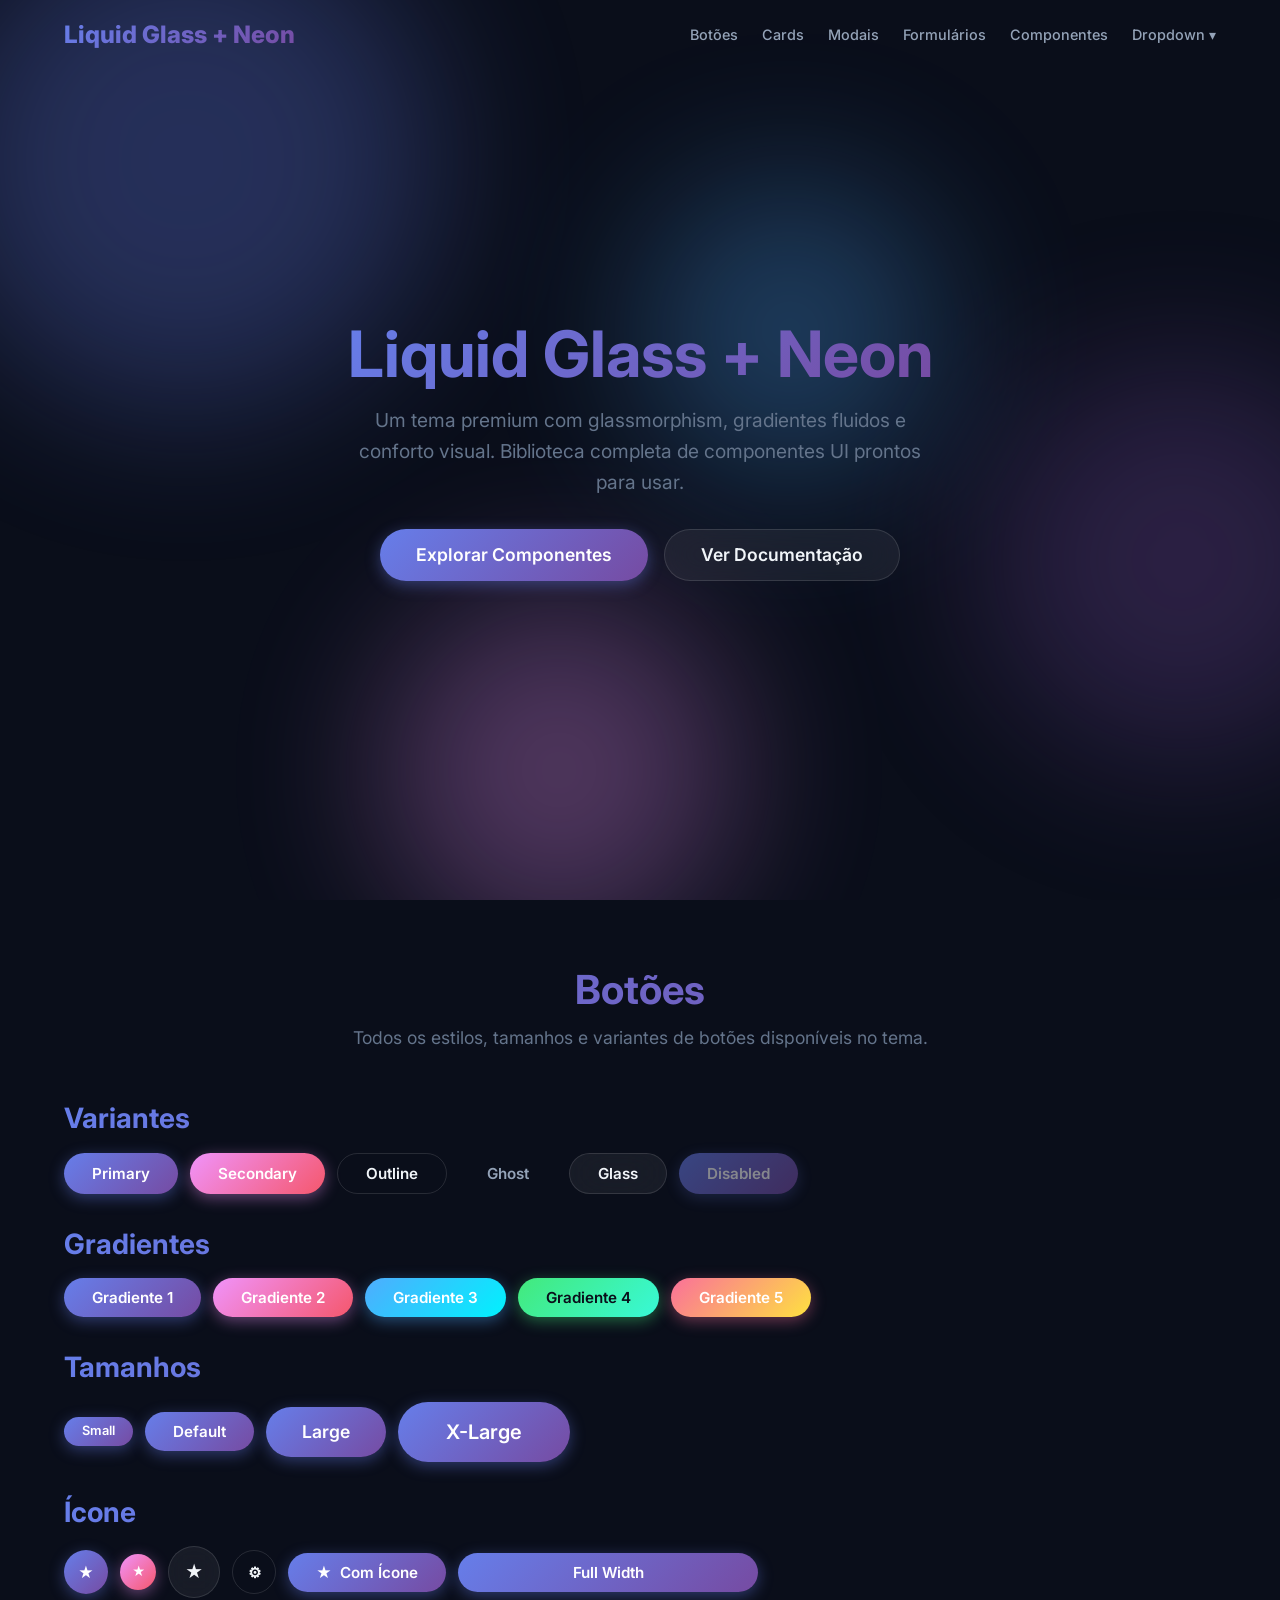
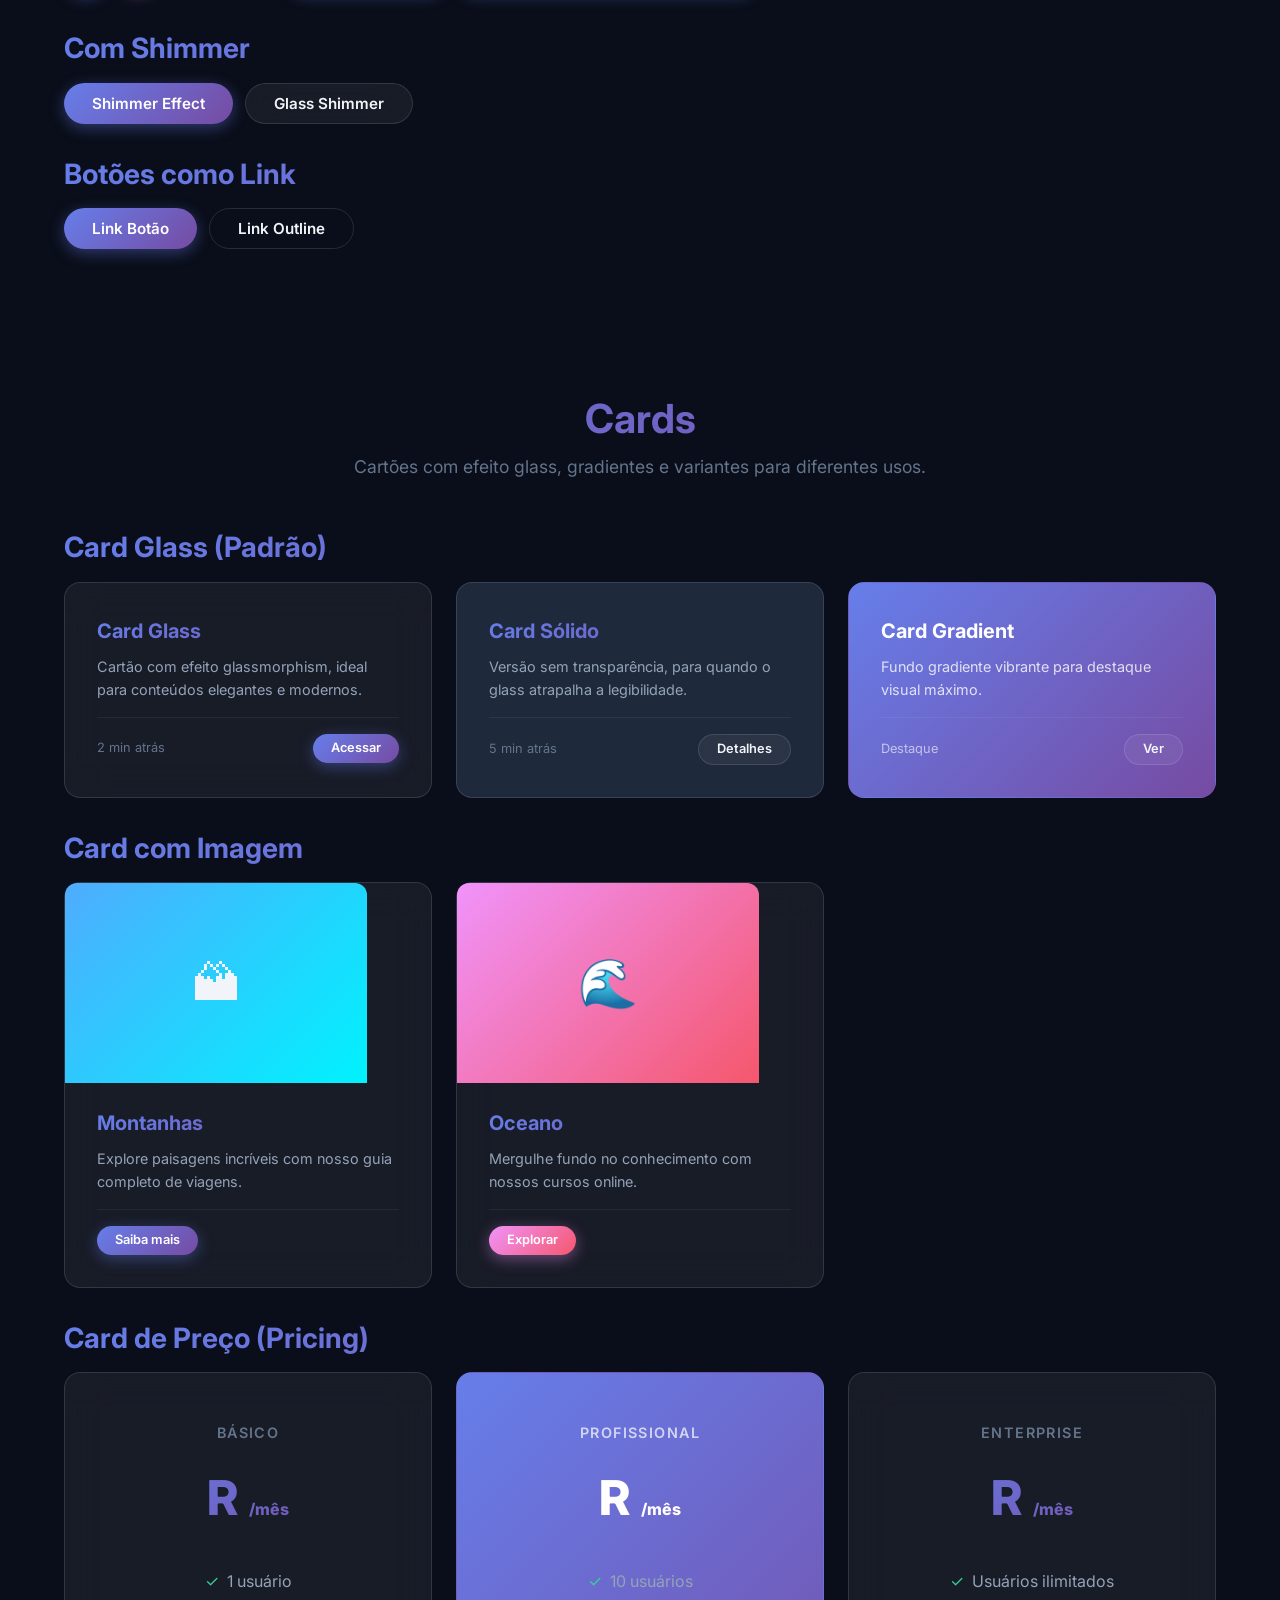
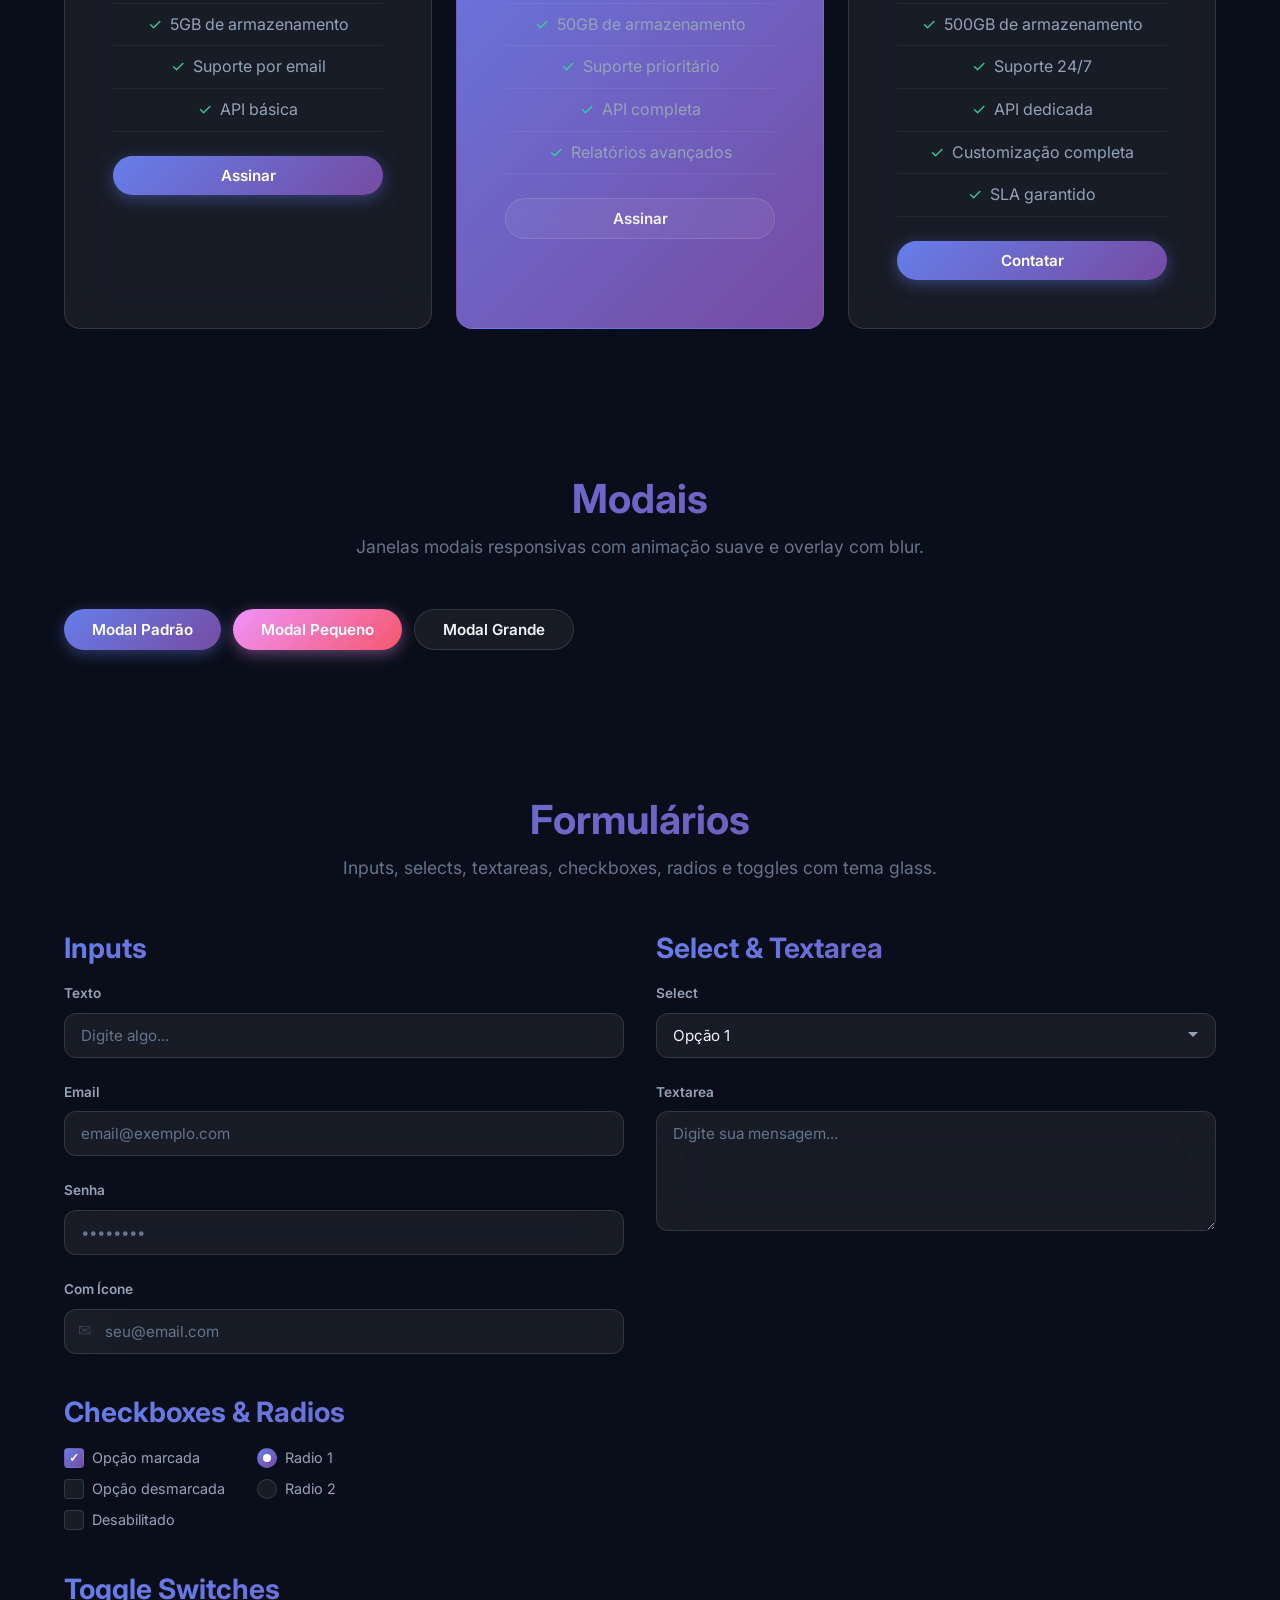
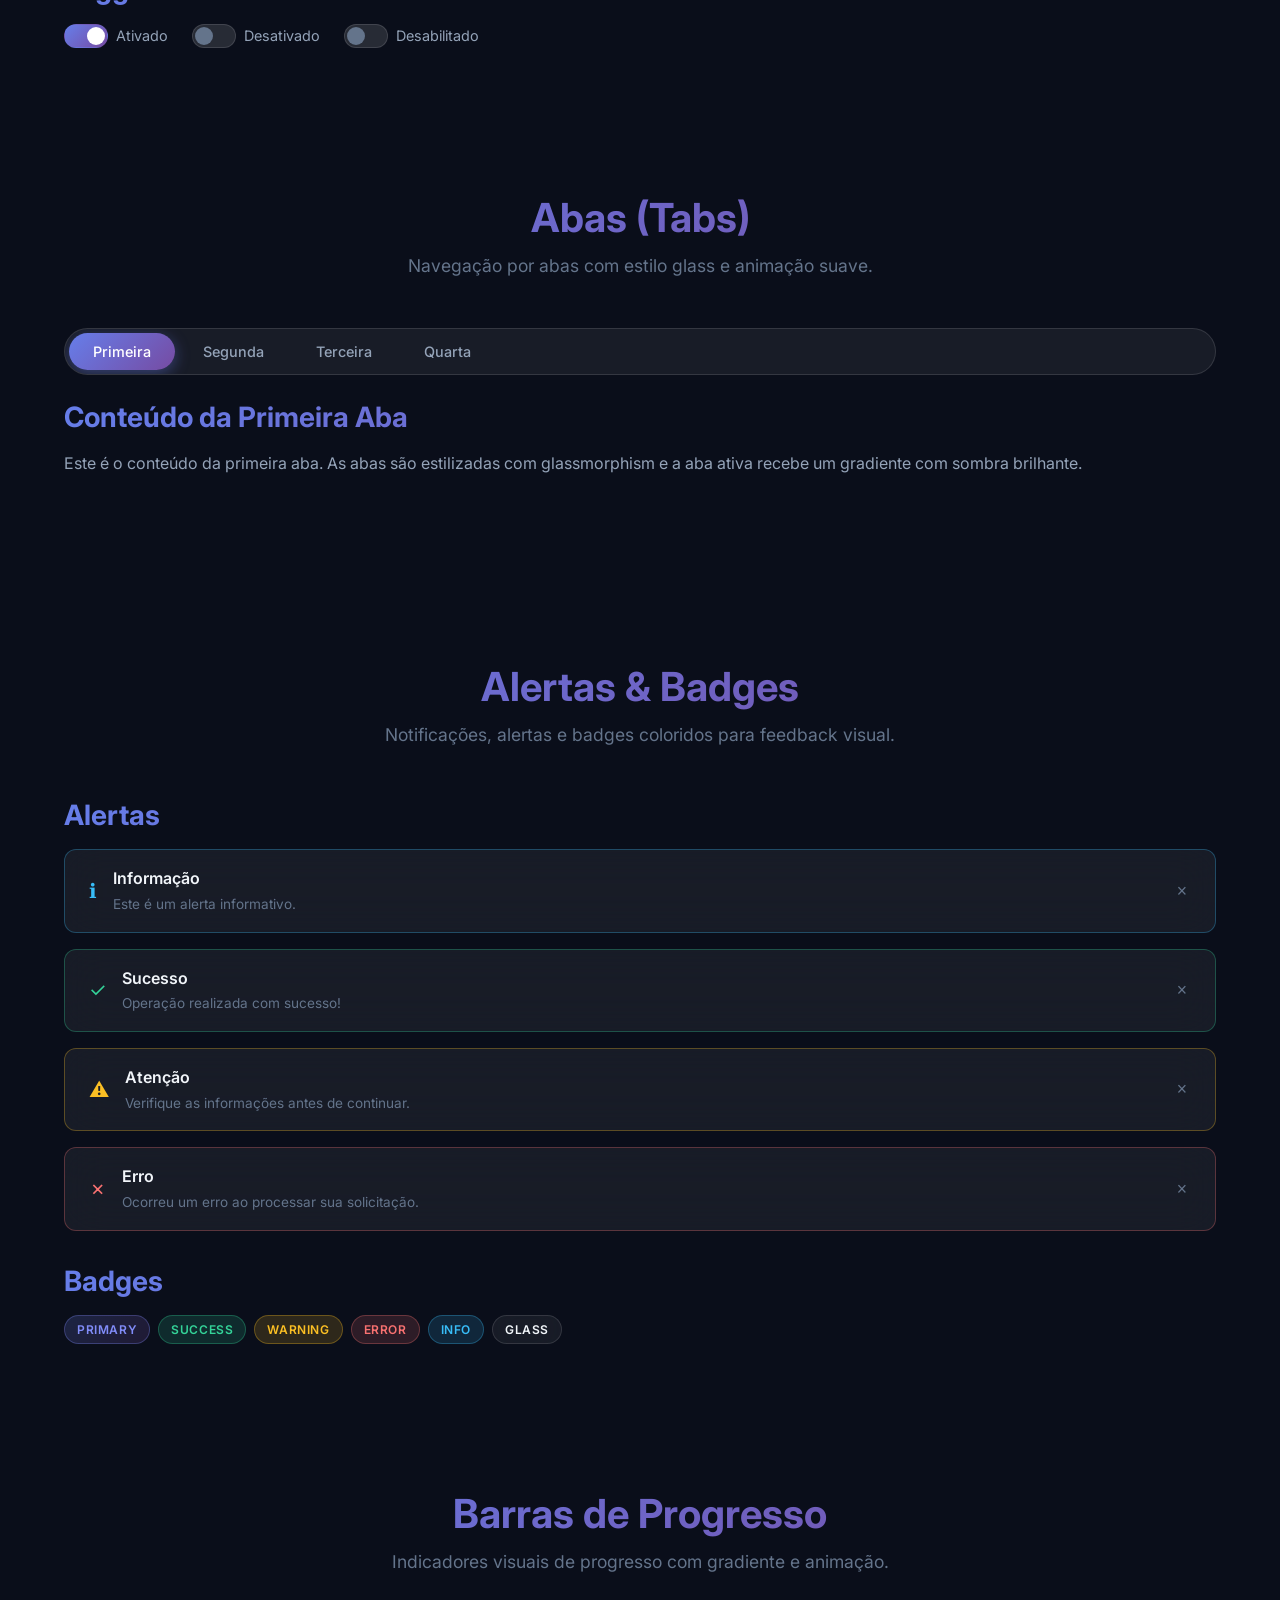
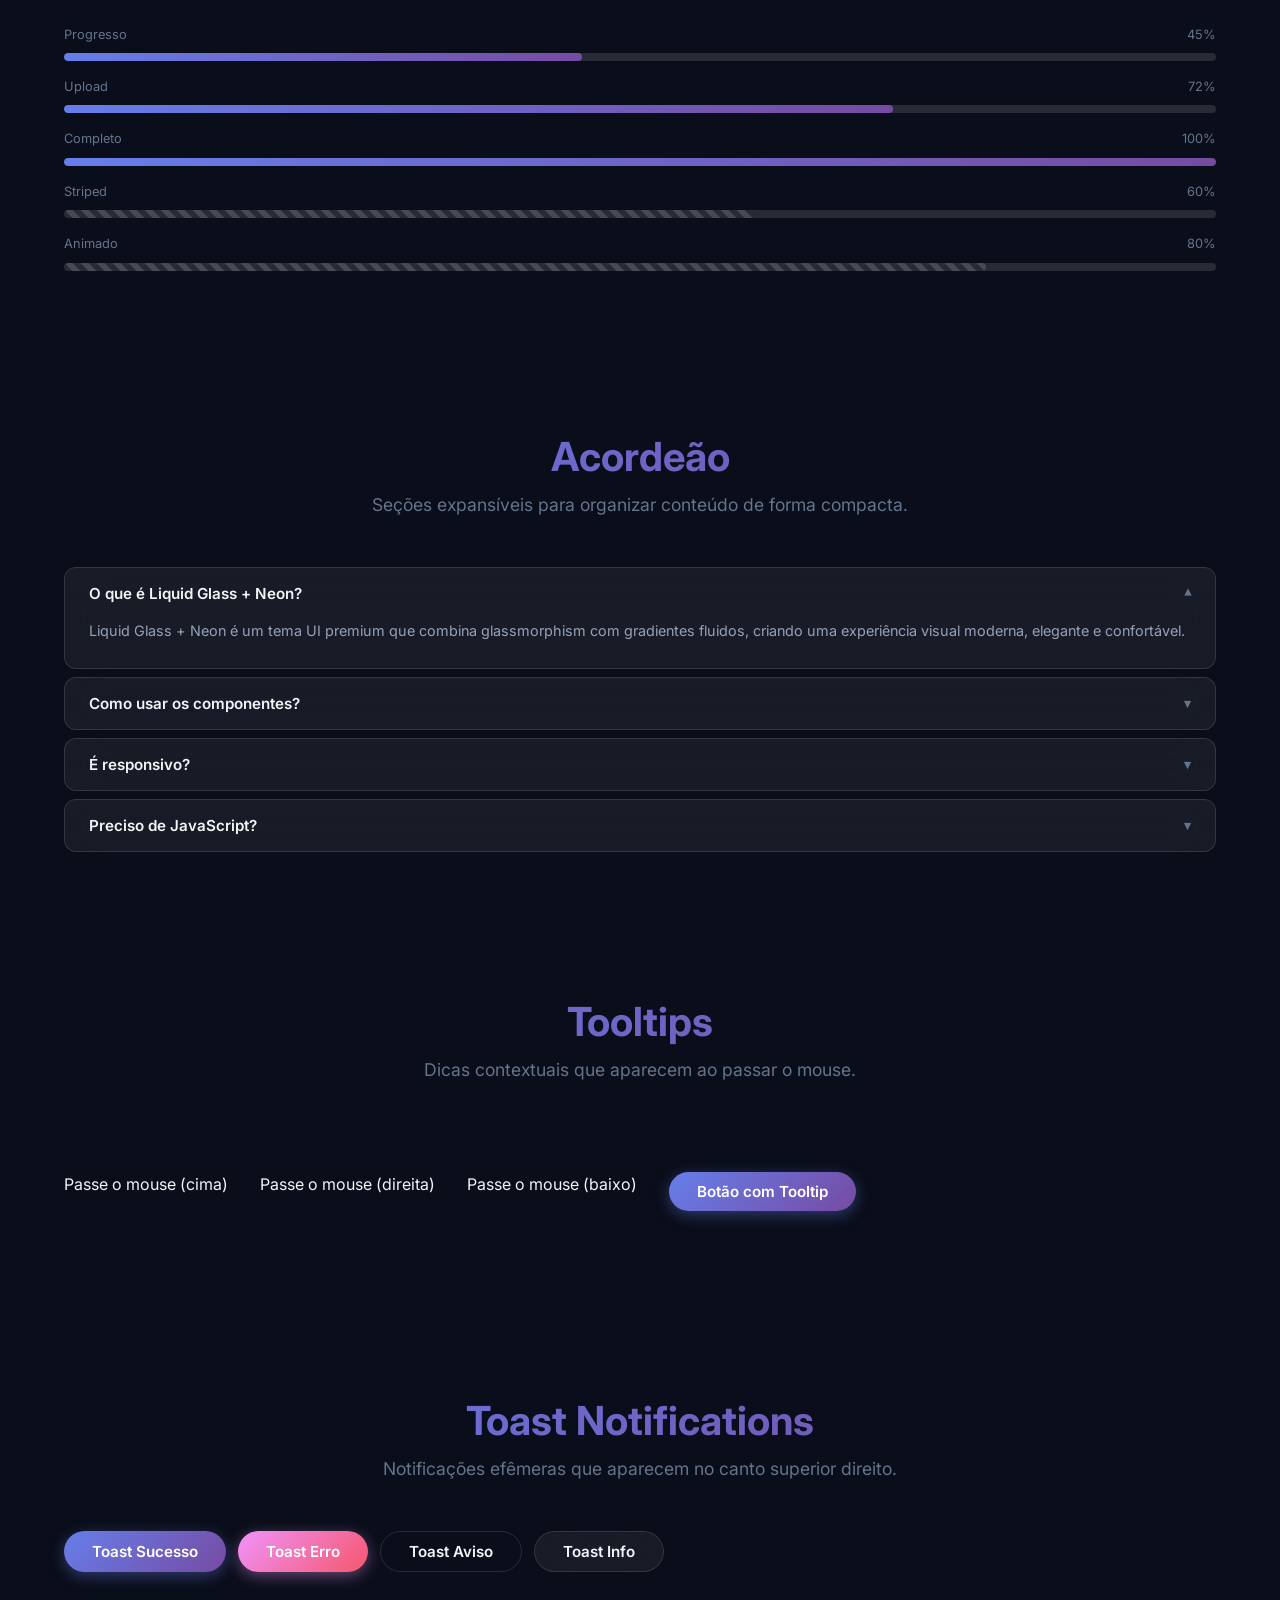
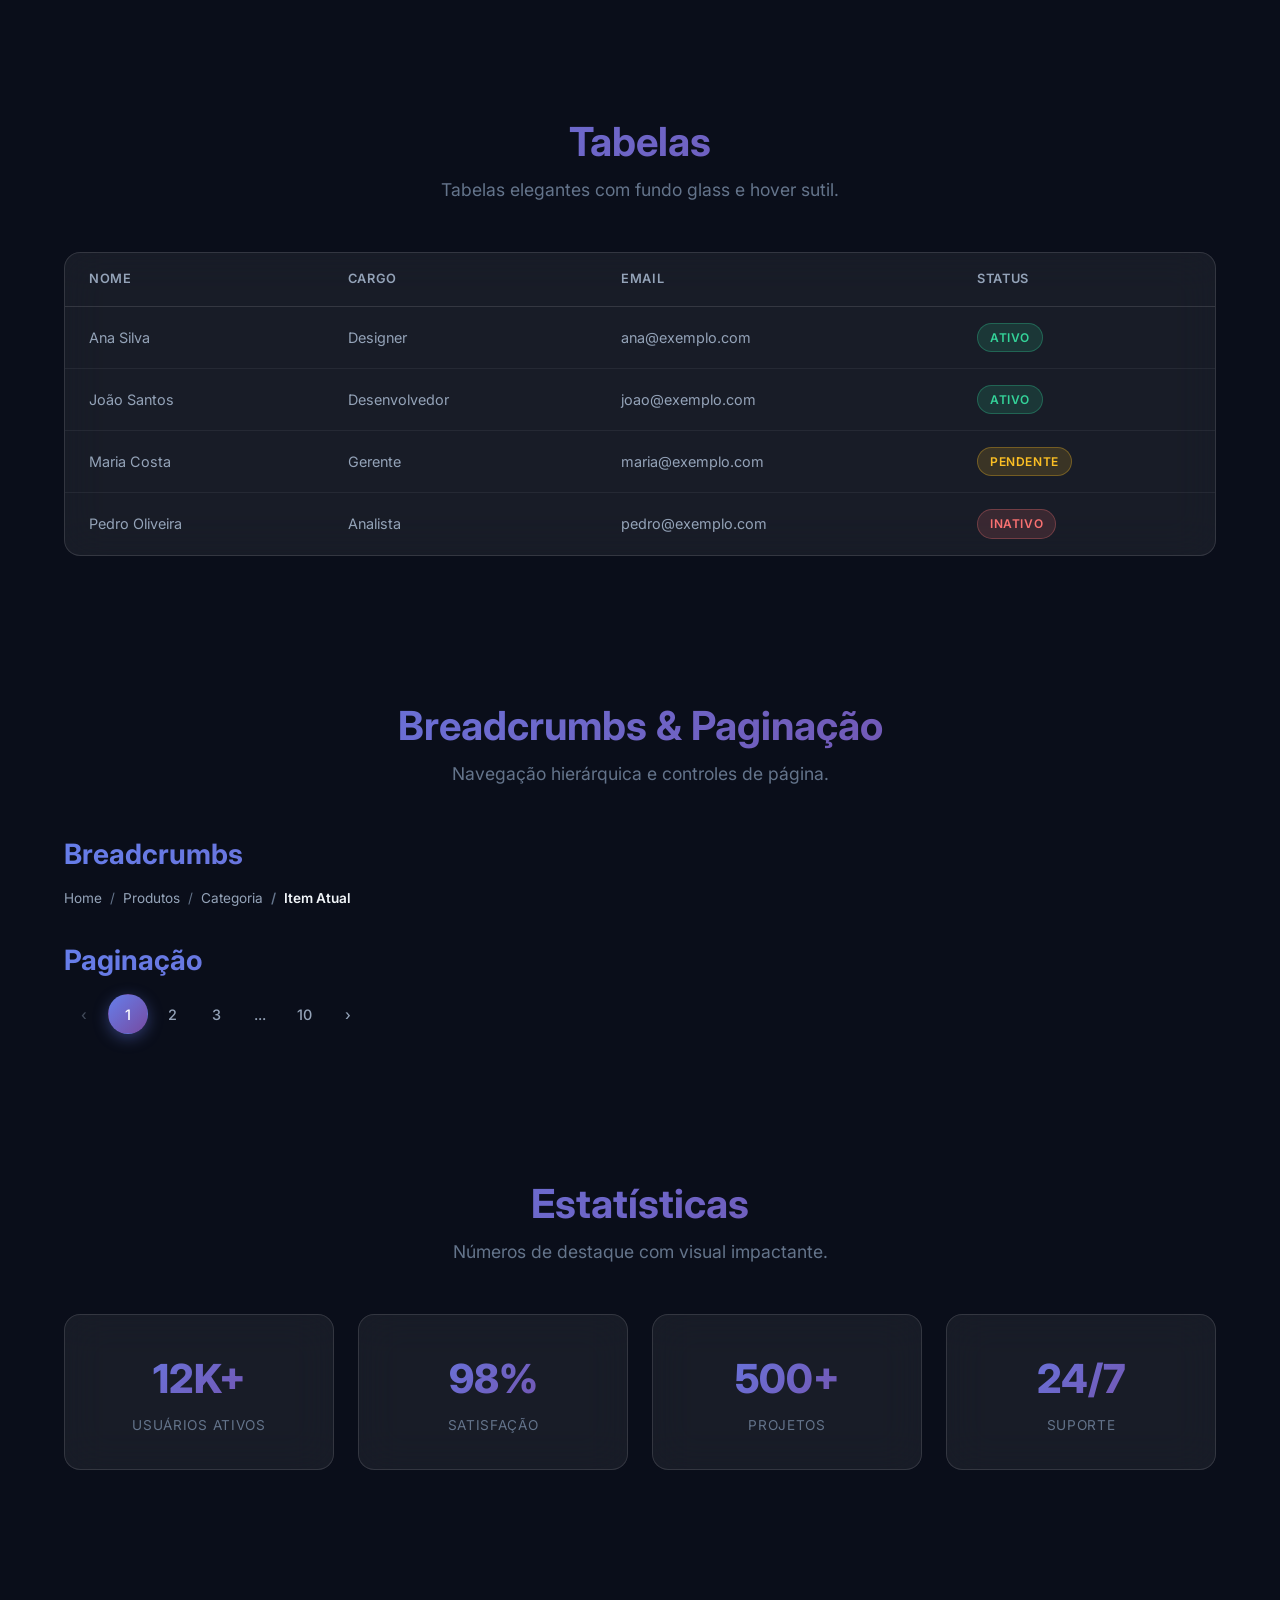
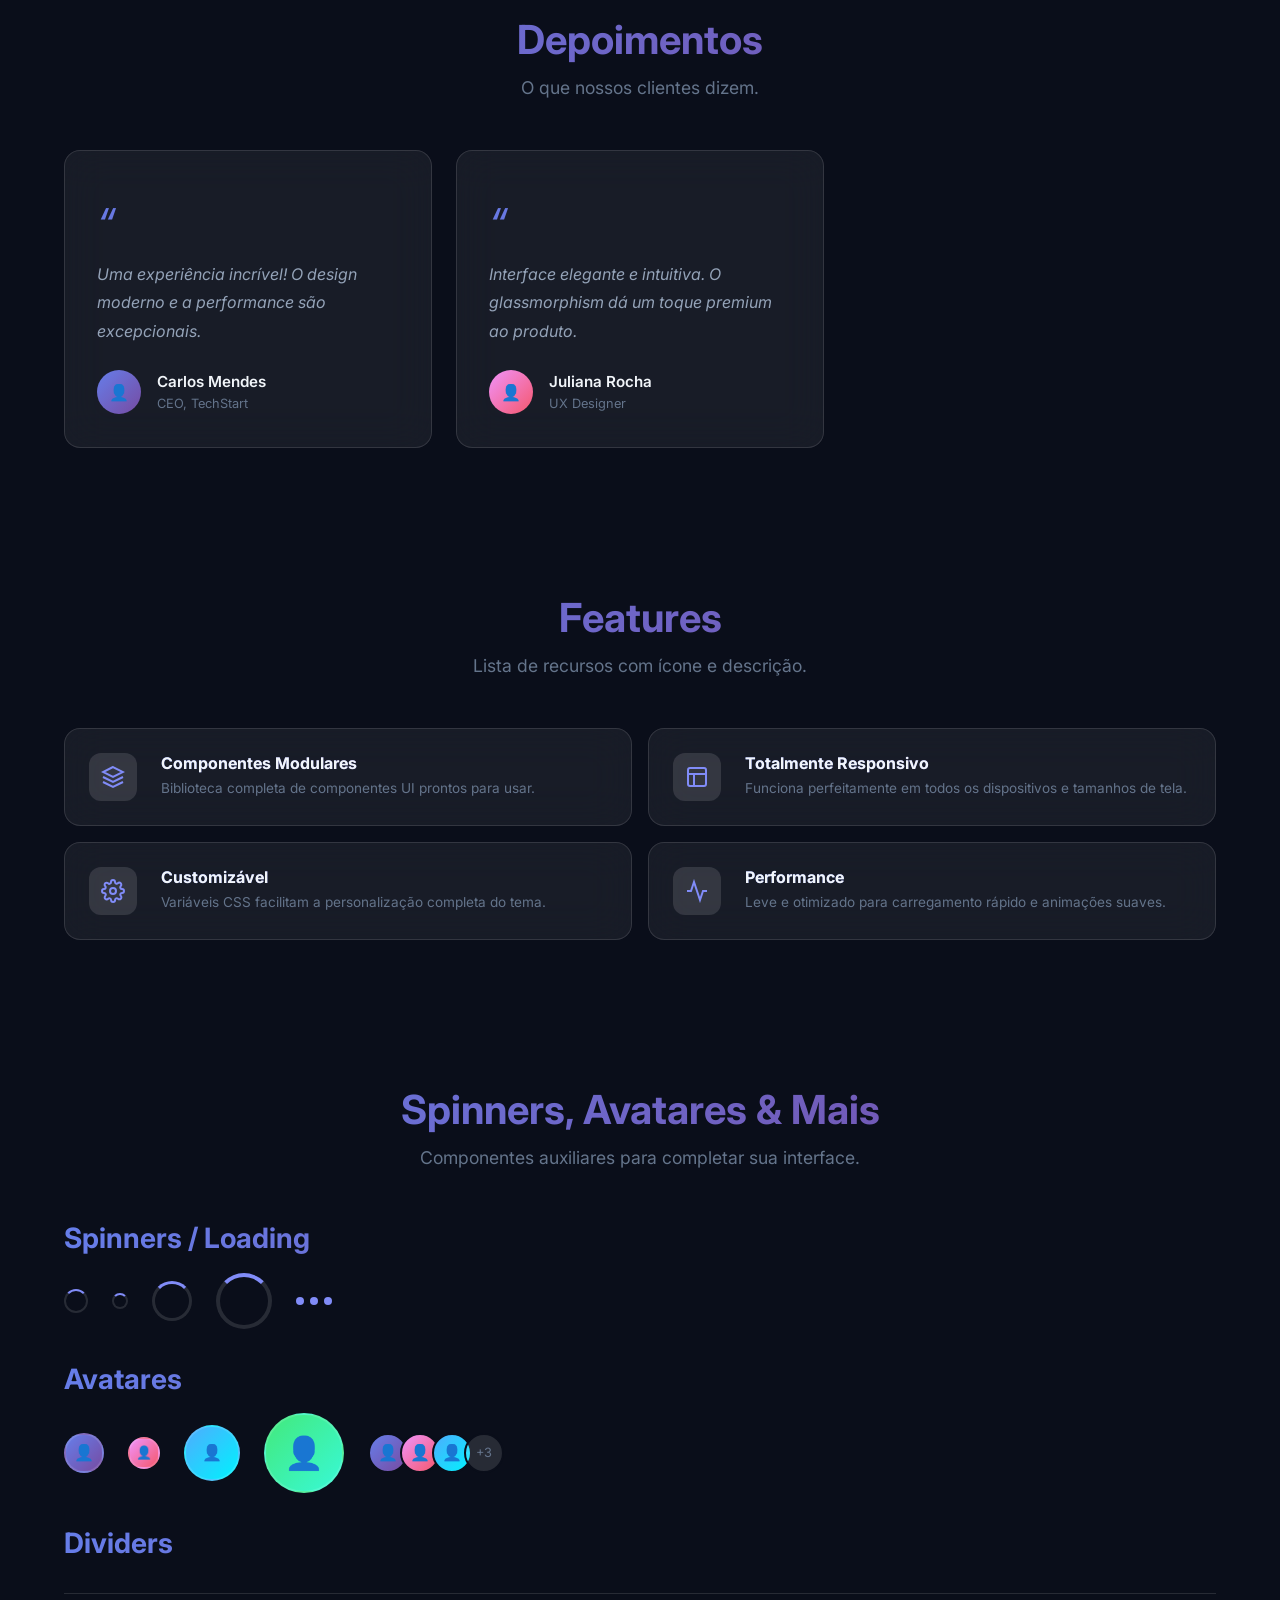
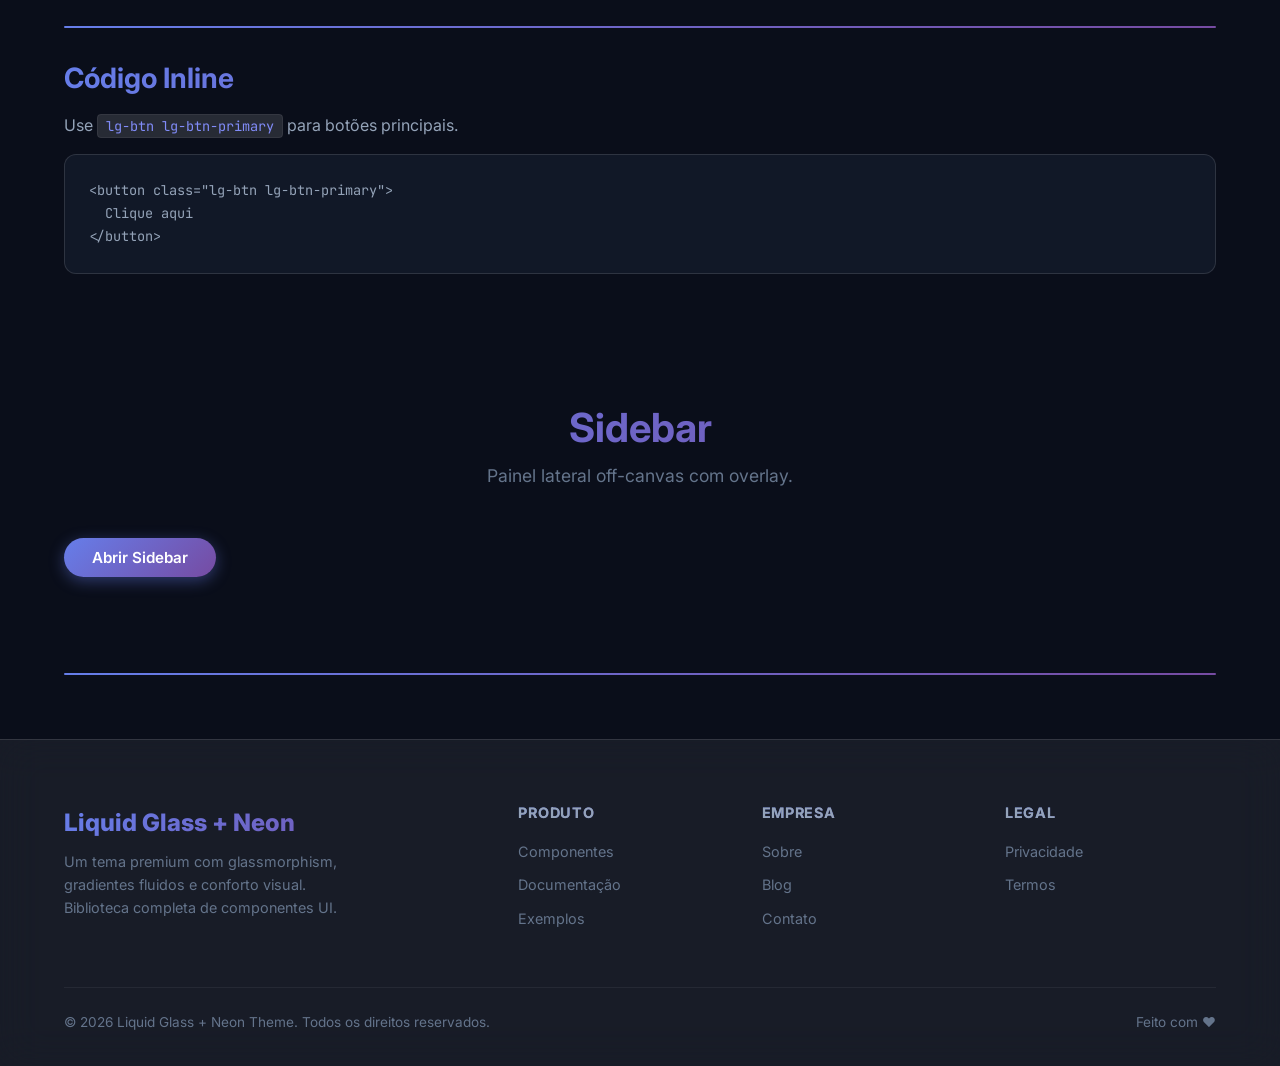
<file: Site Liquid Glass + Neon/index.html>
﻿<!DOCTYPE html>
<html lang="pt-BR">
<head>
  <meta charset="UTF-8">
  <meta name="viewport" content="width=device-width, initial-scale=1.0">
  <title>Liquid Glass + Neon — UI Component Library</title>
  <link rel="preconnect" href="https://fonts.googleapis.com">
  <link href="https://fonts.googleapis.com/css2?family=Inter:wght@300;400;500;600;700;800&family=JetBrains+Mono:wght@400;500&display=swap" rel="stylesheet">
  <link rel="stylesheet" href="css/style.css">
</head>
<body>

  <div class="lg-bg-animated">
    <div class="orb"></div>
    <div class="orb"></div>
    <div class="orb"></div>
    <div class="orb"></div>
  </div>

  <nav class="lg-navbar" id="navbar">
    <div class="lg-navbar-inner">
      <a href="#" class="lg-navbar-brand">Liquid Glass + Neon</a>
      <ul class="lg-navbar-links">
        <li><a href="#buttons">Botões</a></li>
        <li><a href="#cards">Cards</a></li>
        <li><a href="#modals">Modais</a></li>
        <li><a href="#forms">Formulários</a></li>
        <li><a href="#components">Componentes</a></li>
        <li>
          <div class="lg-dropdown">
            <a href="#" class="lg-dropdown-trigger">Dropdown ▾</a>
            <div class="lg-dropdown-menu">
              <a href="#" class="lg-dropdown-item">Perfil</a>
              <a href="#" class="lg-dropdown-item">Configurações</a>
              <a href="#" class="lg-dropdown-item">Ajuda</a>
              <hr class="lg-divider" style="margin:4px 0">
              <a href="#" class="lg-dropdown-item">Sair</a>
            </div>
          </div>
        </li>
      </ul>
      <button class="lg-navbar-toggle">☰</button>
    </div>
  </nav>

  <section class="lg-hero">
    <div class="lg-hero-content lg-animate-fade-in-up">
      <h1>Liquid Glass + Neon</h1>
      <p>Um tema premium com glassmorphism, gradientes fluidos e conforto visual. Biblioteca completa de componentes UI prontos para usar.</p>
      <div class="lg-hero-actions">
        <a href="#buttons" class="lg-btn lg-btn-primary lg-btn-lg">Explorar Componentes</a>
        <a href="#" class="lg-btn lg-btn-glass lg-btn-lg">Ver Documentação</a>
      </div>
    </div>
  </section>

  <section class="lg-section" id="buttons">
    <div class="lg-container">
      <div class="lg-section-title">
        <h2>Botões</h2>
        <p>Todos os estilos, tamanhos e variantes de botões disponíveis no tema.</p>
      </div>

      <h3>Variantes</h3>
      <div style="display:flex;flex-wrap:wrap;gap:12px;margin-bottom:32px;">
        <button class="lg-btn lg-btn-primary">Primary</button>
        <button class="lg-btn lg-btn-secondary">Secondary</button>
        <button class="lg-btn lg-btn-outline">Outline</button>
        <button class="lg-btn lg-btn-ghost">Ghost</button>
        <button class="lg-btn lg-btn-glass">Glass</button>
        <button class="lg-btn lg-btn-primary" disabled>Disabled</button>
      </div>

      <h3>Gradientes</h3>
      <div style="display:flex;flex-wrap:wrap;gap:12px;margin-bottom:32px;">
        <button class="lg-btn lg-btn-gradient-1">Gradiente 1</button>
        <button class="lg-btn lg-btn-gradient-2">Gradiente 2</button>
        <button class="lg-btn lg-btn-gradient-3">Gradiente 3</button>
        <button class="lg-btn lg-btn-gradient-4">Gradiente 4</button>
        <button class="lg-btn lg-btn-gradient-5">Gradiente 5</button>
      </div>

      <h3>Tamanhos</h3>
      <div style="display:flex;flex-wrap:wrap;align-items:center;gap:12px;margin-bottom:32px;">
        <button class="lg-btn lg-btn-primary lg-btn-sm">Small</button>
        <button class="lg-btn lg-btn-primary">Default</button>
        <button class="lg-btn lg-btn-primary lg-btn-lg">Large</button>
        <button class="lg-btn lg-btn-primary lg-btn-xl">X-Large</button>
      </div>

      <h3>Ícone</h3>
      <div style="display:flex;flex-wrap:wrap;align-items:center;gap:12px;margin-bottom:32px;">
        <button class="lg-btn lg-btn-primary lg-btn-icon">★</button>
        <button class="lg-btn lg-btn-secondary lg-btn-icon lg-btn-sm">★</button>
        <button class="lg-btn lg-btn-glass lg-btn-icon lg-btn-lg">★</button>
        <button class="lg-btn lg-btn-outline lg-btn-icon">⚙</button>
        <button class="lg-btn lg-btn-primary"><span>★</span> Com Ícone</button>
        <button class="lg-btn lg-btn-block lg-btn-primary" style="max-width:300px;">Full Width</button>
      </div>

      <h3>Com Shimmer</h3>
      <div style="display:flex;flex-wrap:wrap;gap:12px;margin-bottom:32px;">
        <button class="lg-btn lg-btn-primary lg-btn-shimmer">Shimmer Effect</button>
        <button class="lg-btn lg-btn-glass lg-btn-shimmer">Glass Shimmer</button>
      </div>

      <h3>Botões como Link</h3>
      <div style="display:flex;flex-wrap:wrap;gap:12px;margin-bottom:16px;">
        <a href="#" class="lg-btn lg-btn-primary">Link Botão</a>
        <a href="#" class="lg-btn lg-btn-outline">Link Outline</a>
      </div>
    </div>
  </section>

  <section class="lg-section" id="cards">
    <div class="lg-container">
      <div class="lg-section-title">
        <h2>Cards</h2>
        <p>Cartões com efeito glass, gradientes e variantes para diferentes usos.</p>
      </div>

      <h3>Card Glass (Padrão)</h3>
      <div class="lg-card-grid" style="margin-bottom:32px;">
        <div class="lg-card">
          <div class="lg-card-body">
            <div class="lg-card-title">Card Glass</div>
            <div class="lg-card-text">Cartão com efeito glassmorphism, ideal para conteúdos elegantes e modernos.</div>
          </div>
          <div class="lg-card-footer">
            <span style="font-size:0.8rem;color:var(--lg-text-muted)">2 min atrás</span>
            <button class="lg-btn lg-btn-primary lg-btn-sm">Acessar</button>
          </div>
        </div>
        <div class="lg-card lg-card-solid">
          <div class="lg-card-body">
            <div class="lg-card-title">Card Sólido</div>
            <div class="lg-card-text">Versão sem transparência, para quando o glass atrapalha a legibilidade.</div>
          </div>
          <div class="lg-card-footer">
            <span style="font-size:0.8rem;color:var(--lg-text-muted)">5 min atrás</span>
            <button class="lg-btn lg-btn-glass lg-btn-sm">Detalhes</button>
          </div>
        </div>
        <div class="lg-card lg-card-gradient-1">
          <div class="lg-card-body">
            <div class="lg-card-title">Card Gradient</div>
            <div class="lg-card-text">Fundo gradiente vibrante para destaque visual máximo.</div>
          </div>
          <div class="lg-card-footer">
            <span style="font-size:0.8rem;color:rgba(255,255,255,0.6)">Destaque</span>
            <button class="lg-btn lg-btn-glass lg-btn-sm">Ver</button>
          </div>
        </div>
      </div>

      <h3>Card com Imagem</h3>
      <div class="lg-card-grid" style="margin-bottom:32px;">
        <div class="lg-card">
          <div style="width:100%;height:200px;background:var(--lg-gradient-3);border-radius:12px 12px 0 0;margin:-32px -32px 24px -32px;display:flex;align-items:center;justify-content:center;font-size:3rem;">🏔</div>
          <div class="lg-card-body">
            <div class="lg-card-title">Montanhas</div>
            <div class="lg-card-text">Explore paisagens incríveis com nosso guia completo de viagens.</div>
          </div>
          <div class="lg-card-footer">
            <button class="lg-btn lg-btn-primary lg-btn-sm">Saiba mais</button>
          </div>
        </div>
        <div class="lg-card">
          <div style="width:100%;height:200px;background:var(--lg-gradient-2);border-radius:12px 12px 0 0;margin:-32px -32px 24px -32px;display:flex;align-items:center;justify-content:center;font-size:3rem;">🌊</div>
          <div class="lg-card-body">
            <div class="lg-card-title">Oceano</div>
            <div class="lg-card-text">Mergulhe fundo no conhecimento com nossos cursos online.</div>
          </div>
          <div class="lg-card-footer">
            <button class="lg-btn lg-btn-secondary lg-btn-sm">Explorar</button>
          </div>
        </div>
      </div>

      <h3>Card de Preço (Pricing)</h3>
      <div class="lg-card-grid" style="margin-bottom:16px;">
        <div class="lg-card lg-card-pricing">
          <div style="font-size:0.9rem;color:var(--lg-text-muted);text-transform:uppercase;letter-spacing:0.1em;font-weight:600;">Básico</div>
          <div class="price">R <span>/mês</span></div>
          <ul class="features">
            <li>1 usuário</li>
            <li>5GB de armazenamento</li>
            <li>Suporte por email</li>
            <li>API básica</li>
          </ul>
          <button class="lg-btn lg-btn-primary lg-btn-block">Assinar</button>
        </div>
        <div class="lg-card lg-card-pricing lg-card-gradient-1" style="border-color:transparent;">
          <div style="font-size:0.9rem;color:rgba(255,255,255,0.7);text-transform:uppercase;letter-spacing:0.1em;font-weight:600;">Profissional</div>
          <div class="price" style="color:#fff;-webkit-text-fill-color:#fff;">R <span style="color:rgba(255,255,255,0.6)">/mês</span></div>
          <ul class="features" style="color:rgba(255,255,255,0.8)">
            <li>10 usuários</li>
            <li>50GB de armazenamento</li>
            <li>Suporte prioritário</li>
            <li>API completa</li>
            <li>Relatórios avançados</li>
          </ul>
          <button class="lg-btn lg-btn-glass lg-btn-block">Assinar</button>
        </div>
        <div class="lg-card lg-card-pricing">
          <div style="font-size:0.9rem;color:var(--lg-text-muted);text-transform:uppercase;letter-spacing:0.1em;font-weight:600;">Enterprise</div>
          <div class="price">R <span>/mês</span></div>
          <ul class="features">
            <li>Usuários ilimitados</li>
            <li>500GB de armazenamento</li>
            <li>Suporte 24/7</li>
            <li>API dedicada</li>
            <li>Customização completa</li>
            <li>SLA garantido</li>
          </ul>
          <button class="lg-btn lg-btn-primary lg-btn-block">Contatar</button>
        </div>
      </div>
    </div>
  </section>

  <section class="lg-section" id="modals">
    <div class="lg-container">
      <div class="lg-section-title">
        <h2>Modais</h2>
        <p>Janelas modais responsivas com animação suave e overlay com blur.</p>
      </div>
      <div style="display:flex;flex-wrap:wrap;gap:12px;margin-bottom:16px;">
        <button class="lg-btn lg-btn-primary" data-modal-target="modal-default">Modal Padrão</button>
        <button class="lg-btn lg-btn-secondary" data-modal-target="modal-sm">Modal Pequeno</button>
        <button class="lg-btn lg-btn-glass" data-modal-target="modal-lg">Modal Grande</button>
      </div>
    </div>
  </section>

  <div class="lg-modal-overlay" id="modal-default">
    <div class="lg-modal">
      <div class="lg-modal-header">
        <div class="lg-modal-title">Título do Modal</div>
        <button class="lg-modal-close">&times;</button>
      </div>
      <div class="lg-modal-body">
        <p>Este é um modal padrão com tema Liquid Glass + Neon. O fundo escurece com efeito blur e o modal aparece com animação de bounce suave.</p>
        <p>Você pode fechar clicando no X, no overlay, ou pressionando ESC.</p>
      </div>
      <div class="lg-modal-footer">
        <button class="lg-btn lg-btn-ghost modal-close">Cancelar</button>
        <button class="lg-btn lg-btn-primary modal-close">Confirmar</button>
      </div>
    </div>
  </div>

  <div class="lg-modal-overlay" id="modal-sm">
    <div class="lg-modal lg-modal-sm">
      <div class="lg-modal-header">
        <div class="lg-modal-title">Confirmar</div>
        <button class="lg-modal-close">&times;</button>
      </div>
      <div class="lg-modal-body">
        <p>Tem certeza que deseja excluir este item? Esta ação não pode ser desfeita.</p>
      </div>
      <div class="lg-modal-footer">
        <button class="lg-btn lg-btn-ghost modal-close">Cancelar</button>
        <button class="lg-btn lg-btn-secondary modal-close">Excluir</button>
      </div>
    </div>
  </div>

  <div class="lg-modal-overlay" id="modal-lg">
    <div class="lg-modal lg-modal-lg">
      <div class="lg-modal-header">
        <div class="lg-modal-title">Detalhes do Projeto</div>
        <button class="lg-modal-close">&times;</button>
      </div>
      <div class="lg-modal-body">
        <p>Modal grande ideal para formulários longos, termos de serviço, ou conteúdos detalhados.</p>
        <div class="lg-form-group">
          <label class="lg-form-label">Nome do Projeto</label>
          <input type="text" class="lg-form-input" placeholder="Digite o nome...">
        </div>
        <div class="lg-form-group">
          <label class="lg-form-label">Descrição</label>
          <textarea class="lg-form-textarea" placeholder="Descreva o projeto..."></textarea>
        </div>
      </div>
      <div class="lg-modal-footer">
        <button class="lg-btn lg-btn-ghost modal-close">Cancelar</button>
        <button class="lg-btn lg-btn-primary">Salvar</button>
      </div>
    </div>
  </div>

  <section class="lg-section" id="forms">
    <div class="lg-container">
      <div class="lg-section-title">
        <h2>Formulários</h2>
        <p>Inputs, selects, textareas, checkboxes, radios e toggles com tema glass.</p>
      </div>

      <div style="display:grid;grid-template-columns:1fr 1fr;gap:32px;margin-bottom:16px;">
        <div>
          <h3>Inputs</h3>
          <div class="lg-form-group">
            <label class="lg-form-label">Texto</label>
            <input type="text" class="lg-form-input" placeholder="Digite algo...">
          </div>
          <div class="lg-form-group">
            <label class="lg-form-label">Email</label>
            <input type="email" class="lg-form-input" placeholder="email@exemplo.com">
          </div>
          <div class="lg-form-group">
            <label class="lg-form-label">Senha</label>
            <input type="password" class="lg-form-input" placeholder="••••••••">
          </div>
          <div class="lg-form-group">
            <label class="lg-form-label">Com Ícone</label>
            <div class="lg-input-wrapper">
              <span class="lg-input-icon">✉</span>
              <input type="email" class="lg-form-input" placeholder="seu@email.com">
            </div>
          </div>
        </div>
        <div>
          <h3>Select &amp; Textarea</h3>
          <div class="lg-form-group">
            <label class="lg-form-label">Select</label>
            <select class="lg-form-select">
              <option>Opção 1</option>
              <option>Opção 2</option>
              <option>Opção 3</option>
            </select>
          </div>
          <div class="lg-form-group">
            <label class="lg-form-label">Textarea</label>
            <textarea class="lg-form-textarea" placeholder="Digite sua mensagem..."></textarea>
          </div>
        </div>
      </div>

      <h3>Checkboxes &amp; Radios</h3>
      <div style="display:flex;flex-wrap:wrap;gap:32px;margin-bottom:32px;">
        <div>
          <label class="lg-form-check">
            <input type="checkbox" checked>
            <span class="lg-form-check-label">Opção marcada</span>
          </label>
          <label class="lg-form-check">
            <input type="checkbox">
            <span class="lg-form-check-label">Opção desmarcada</span>
          </label>
          <label class="lg-form-check">
            <input type="checkbox" disabled>
            <span class="lg-form-check-label">Desabilitado</span>
          </label>
        </div>
        <div>
          <label class="lg-form-check">
            <input type="radio" name="radio-group" checked>
            <span class="lg-form-check-label">Radio 1</span>
          </label>
          <label class="lg-form-check">
            <input type="radio" name="radio-group">
            <span class="lg-form-check-label">Radio 2</span>
          </label>
        </div>
      </div>

      <h3>Toggle Switches</h3>
      <div style="display:flex;flex-wrap:wrap;gap:24px;margin-bottom:16px;">
        <label class="lg-form-toggle">
          <input type="checkbox" checked>
          <span class="track"></span>
          <span class="lg-form-toggle-label">Ativado</span>
        </label>
        <label class="lg-form-toggle">
          <input type="checkbox">
          <span class="track"></span>
          <span class="lg-form-toggle-label">Desativado</span>
        </label>
        <label class="lg-form-toggle">
          <input type="checkbox" disabled>
          <span class="track"></span>
          <span class="lg-form-toggle-label">Desabilitado</span>
        </label>
      </div>
    </div>
  </section>

  <section class="lg-section" id="tabs">
    <div class="lg-container">
      <div class="lg-section-title">
        <h2>Abas (Tabs)</h2>
        <p>Navegação por abas com estilo glass e animação suave.</p>
      </div>
      <div style="margin-bottom:16px;">
        <div class="lg-tabs">
          <button class="lg-tab active" data-tab="tab1">Primeira</button>
          <button class="lg-tab" data-tab="tab2">Segunda</button>
          <button class="lg-tab" data-tab="tab3">Terceira</button>
          <button class="lg-tab" data-tab="tab4">Quarta</button>
        </div>
        <div id="tab1" class="lg-tab-content active">
          <h3>Conteúdo da Primeira Aba</h3>
          <p>Este é o conteúdo da primeira aba. As abas são estilizadas com glassmorphism e a aba ativa recebe um gradiente com sombra brilhante.</p>
        </div>
        <div id="tab2" class="lg-tab-content">
          <h3>Conteúdo da Segunda Aba</h3>
          <p>O conteúdo das abas aparece com uma animação fadeIn suave.</p>
        </div>
        <div id="tab3" class="lg-tab-content">
          <h3>Conteúdo da Terceira Aba</h3>
          <p>Use abas para separar categorias de produtos, abas de configuração, ou perfis de usuário.</p>
        </div>
        <div id="tab4" class="lg-tab-content">
          <h3>Conteúdo da Quarta Aba</h3>
          <p>Totalmente responsivo e acessível via teclado.</p>
        </div>
      </div>
    </div>
  </section>

  <section class="lg-section" id="alerts">
    <div class="lg-container">
      <div class="lg-section-title">
        <h2>Alertas &amp; Badges</h2>
        <p>Notificações, alertas e badges coloridos para feedback visual.</p>
      </div>

      <h3>Alertas</h3>
      <div class="lg-alert lg-alert-info">
        <span class="lg-alert-icon">ℹ</span>
        <div class="lg-alert-content">
          <div class="lg-alert-title">Informação</div>
          <div class="lg-alert-message">Este é um alerta informativo.</div>
        </div>
        <button class="lg-alert-close">&times;</button>
      </div>
      <div class="lg-alert lg-alert-success">
        <span class="lg-alert-icon">✓</span>
        <div class="lg-alert-content">
          <div class="lg-alert-title">Sucesso</div>
          <div class="lg-alert-message">Operação realizada com sucesso!</div>
        </div>
        <button class="lg-alert-close">&times;</button>
      </div>
      <div class="lg-alert lg-alert-warning">
        <span class="lg-alert-icon">⚠</span>
        <div class="lg-alert-content">
          <div class="lg-alert-title">Atenção</div>
          <div class="lg-alert-message">Verifique as informações antes de continuar.</div>
        </div>
        <button class="lg-alert-close">&times;</button>
      </div>
      <div class="lg-alert lg-alert-error">
        <span class="lg-alert-icon">✗</span>
        <div class="lg-alert-content">
          <div class="lg-alert-title">Erro</div>
          <div class="lg-alert-message">Ocorreu um erro ao processar sua solicitação.</div>
        </div>
        <button class="lg-alert-close">&times;</button>
      </div>

      <h3 style="margin-top:32px;">Badges</h3>
      <div style="display:flex;flex-wrap:wrap;gap:8px;margin-bottom:16px;">
        <span class="lg-badge lg-badge-primary">Primary</span>
        <span class="lg-badge lg-badge-success">Success</span>
        <span class="lg-badge lg-badge-warning">Warning</span>
        <span class="lg-badge lg-badge-error">Error</span>
        <span class="lg-badge lg-badge-info">Info</span>
        <span class="lg-badge lg-badge-glass">Glass</span>
      </div>
    </div>
  </section>

  <section class="lg-section" id="progress">
    <div class="lg-container">
      <div class="lg-section-title">
        <h2>Barras de Progresso</h2>
        <p>Indicadores visuais de progresso com gradiente e animação.</p>
      </div>
      <div style="margin-bottom:32px;">
        <div class="lg-progress-label"><span>Progresso</span><span>45%</span></div>
        <div class="lg-progress"><div class="lg-progress-bar" data-progress="45"></div></div>
        <div class="lg-progress-label" style="margin-top:16px;"><span>Upload</span><span>72%</span></div>
        <div class="lg-progress"><div class="lg-progress-bar" data-progress="72"></div></div>
        <div class="lg-progress-label" style="margin-top:16px;"><span>Completo</span><span>100%</span></div>
        <div class="lg-progress"><div class="lg-progress-bar" data-progress="100"></div></div>
        <div class="lg-progress-label" style="margin-top:16px;"><span>Striped</span><span>60%</span></div>
        <div class="lg-progress"><div class="lg-progress-bar striped" data-progress="60"></div></div>
        <div class="lg-progress-label" style="margin-top:16px;"><span>Animado</span><span>80%</span></div>
        <div class="lg-progress"><div class="lg-progress-bar striped animated" data-progress="80"></div></div>
      </div>
    </div>
  </section>

  <section class="lg-section" id="accordion">
    <div class="lg-container">
      <div class="lg-section-title">
        <h2>Acordeão</h2>
        <p>Seções expansíveis para organizar conteúdo de forma compacta.</p>
      </div>
      <div class="lg-accordion" style="margin-bottom:16px;">
        <div class="lg-accordion-item active">
          <button class="lg-accordion-header">
            O que é Liquid Glass + Neon?
            <span class="lg-accordion-icon">▾</span>
          </button>
          <div class="lg-accordion-body">
            <div class="lg-accordion-body-inner">
              Liquid Glass + Neon é um tema UI premium que combina glassmorphism com gradientes fluidos, criando uma experiência visual moderna, elegante e confortável.
            </div>
          </div>
        </div>
        <div class="lg-accordion-item">
          <button class="lg-accordion-header">
            Como usar os componentes?
            <span class="lg-accordion-icon">▾</span>
          </button>
          <div class="lg-accordion-body">
            <div class="lg-accordion-body-inner">
              Basta adicionar as classes CSS com prefixo <code class="lg-code">lg-</code> aos seus elementos HTML.
            </div>
          </div>
        </div>
        <div class="lg-accordion-item">
          <button class="lg-accordion-header">
            É responsivo?
            <span class="lg-accordion-icon">▾</span>
          </button>
          <div class="lg-accordion-body">
            <div class="lg-accordion-body-inner">
              Sim! Todo o tema foi projetado com responsividade em mente.
            </div>
          </div>
        </div>
        <div class="lg-accordion-item">
          <button class="lg-accordion-header">
            Preciso de JavaScript?
            <span class="lg-accordion-icon">▾</span>
          </button>
          <div class="lg-accordion-body">
            <div class="lg-accordion-body-inner">
              Componentes como modais, tabs e accordion requerem JavaScript. O arquivo <code class="lg-code">script.js</code> inclui tudo que você precisa.
            </div>
          </div>
        </div>
      </div>
    </div>
  </section>

  <section class="lg-section" id="tooltips">
    <div class="lg-container">
      <div class="lg-section-title">
        <h2>Tooltips</h2>
        <p>Dicas contextuais que aparecem ao passar o mouse.</p>
      </div>
      <div style="display:flex;flex-wrap:wrap;gap:32px;margin-bottom:16px;padding:40px 0;">
        <span class="lg-tooltip" data-tooltip="Tooltip em cima">Passe o mouse (cima)</span>
        <span class="lg-tooltip" data-tooltip="Tooltip à direita" data-tooltip-position="right">Passe o mouse (direita)</span>
        <span class="lg-tooltip" data-tooltip="Tooltip em baixo" data-tooltip-position="bottom">Passe o mouse (baixo)</span>
        <button class="lg-btn lg-btn-primary lg-tooltip" data-tooltip="Botão com dica">Botão com Tooltip</button>
      </div>
    </div>
  </section>

  <section class="lg-section" id="toasts">
    <div class="lg-container">
      <div class="lg-section-title">
        <h2>Toast Notifications</h2>
        <p>Notificações efêmeras que aparecem no canto superior direito.</p>
      </div>
      <div style="display:flex;flex-wrap:wrap;gap:12px;margin-bottom:16px;">
        <button class="lg-btn lg-btn-primary" onclick="lgToast('success', 'Operação realizada com sucesso!')">Toast Sucesso</button>
        <button class="lg-btn lg-btn-secondary" onclick="lgToast('error', 'Erro ao processar solicitação.')">Toast Erro</button>
        <button class="lg-btn lg-btn-outline" onclick="lgToast('warning', 'Atenção: verifique os dados.')">Toast Aviso</button>
        <button class="lg-btn lg-btn-glass" onclick="lgToast('info', 'Informação atualizada.')">Toast Info</button>
      </div>
    </div>
  </section>

  <section class="lg-section" id="tables">
    <div class="lg-container">
      <div class="lg-section-title">
        <h2>Tabelas</h2>
        <p>Tabelas elegantes com fundo glass e hover sutil.</p>
      </div>
      <div class="lg-table-wrapper" style="margin-bottom:16px;">
        <table class="lg-table">
          <thead>
            <tr>
              <th>Nome</th>
              <th>Cargo</th>
              <th>Email</th>
              <th>Status</th>
            </tr>
          </thead>
          <tbody>
            <tr>
              <td>Ana Silva</td>
              <td>Designer</td>
              <td>ana@exemplo.com</td>
              <td><span class="lg-badge lg-badge-success">Ativo</span></td>
            </tr>
            <tr>
              <td>João Santos</td>
              <td>Desenvolvedor</td>
              <td>joao@exemplo.com</td>
              <td><span class="lg-badge lg-badge-success">Ativo</span></td>
            </tr>
            <tr>
              <td>Maria Costa</td>
              <td>Gerente</td>
              <td>maria@exemplo.com</td>
              <td><span class="lg-badge lg-badge-warning">Pendente</span></td>
            </tr>
            <tr>
              <td>Pedro Oliveira</td>
              <td>Analista</td>
              <td>pedro@exemplo.com</td>
              <td><span class="lg-badge lg-badge-error">Inativo</span></td>
            </tr>
          </tbody>
        </table>
      </div>
    </div>
  </section>

  <section class="lg-section" id="breadcrumbs">
    <div class="lg-container">
      <div class="lg-section-title">
        <h2>Breadcrumbs &amp; Paginação</h2>
        <p>Navegação hierárquica e controles de página.</p>
      </div>
      <h3>Breadcrumbs</h3>
      <ul class="lg-breadcrumbs">
        <li><a href="#">Home</a></li>
        <li><a href="#">Produtos</a></li>
        <li><a href="#">Categoria</a></li>
        <li class="current">Item Atual</li>
      </ul>
      <h3 style="margin-top:32px;">Paginação</h3>
      <div class="lg-pagination" style="margin-bottom:16px;">
        <a href="#" class="lg-page-item disabled">‹</a>
        <a href="#" class="lg-page-item active">1</a>
        <a href="#" class="lg-page-item">2</a>
        <a href="#" class="lg-page-item">3</a>
        <a href="#" class="lg-page-item">...</a>
        <a href="#" class="lg-page-item">10</a>
        <a href="#" class="lg-page-item">›</a>
      </div>
    </div>
  </section>

  <section class="lg-section" id="stats">
    <div class="lg-container">
      <div class="lg-section-title">
        <h2>Estatísticas</h2>
        <p>Números de destaque com visual impactante.</p>
      </div>
      <div class="lg-stats-grid" style="margin-bottom:16px;">
        <div class="lg-stat">
          <div class="lg-stat-number">12K+</div>
          <div class="lg-stat-label">Usuários Ativos</div>
        </div>
        <div class="lg-stat">
          <div class="lg-stat-number">98%</div>
          <div class="lg-stat-label">Satisfação</div>
        </div>
        <div class="lg-stat">
          <div class="lg-stat-number">500+</div>
          <div class="lg-stat-label">Projetos</div>
        </div>
        <div class="lg-stat">
          <div class="lg-stat-number">24/7</div>
          <div class="lg-stat-label">Suporte</div>
        </div>
      </div>
    </div>
  </section>

  <section class="lg-section" id="testimonials">
    <div class="lg-container">
      <div class="lg-section-title">
        <h2>Depoimentos</h2>
        <p>O que nossos clientes dizem.</p>
      </div>
      <div class="lg-card-grid" style="margin-bottom:16px;">
        <div class="lg-testimonial">
          <div class="lg-testimonial-quote">Uma experiência incrível! O design moderno e a performance são excepcionais.</div>
          <div class="lg-testimonial-author">
            <div style="width:44px;height:44px;border-radius:50%;background:var(--lg-gradient-1);display:flex;align-items:center;justify-content:center;flex-shrink:0;">👤</div>
            <div>
              <div class="lg-testimonial-name">Carlos Mendes</div>
              <div class="lg-testimonial-role">CEO, TechStart</div>
            </div>
          </div>
        </div>
        <div class="lg-testimonial">
          <div class="lg-testimonial-quote">Interface elegante e intuitiva. O glassmorphism dá um toque premium ao produto.</div>
          <div class="lg-testimonial-author">
            <div style="width:44px;height:44px;border-radius:50%;background:var(--lg-gradient-2);display:flex;align-items:center;justify-content:center;flex-shrink:0;">👤</div>
            <div>
              <div class="lg-testimonial-name">Juliana Rocha</div>
              <div class="lg-testimonial-role">UX Designer</div>
            </div>
          </div>
        </div>
      </div>
    </div>
  </section>

  <section class="lg-section" id="features">
    <div class="lg-container">
      <div class="lg-section-title">
        <h2>Features</h2>
        <p>Lista de recursos com ícone e descrição.</p>
      </div>
      <div style="display:grid;grid-template-columns:1fr 1fr;gap:16px;margin-bottom:16px;">
        <div class="lg-feature">
          <div class="lg-feature-icon">
            <svg viewBox="0 0 24 24" fill="none" stroke="currentColor" stroke-width="2"><path d="M12 2L2 7l10 5 10-5-10-5z"/><path d="M2 17l10 5 10-5"/><path d="M2 12l10 5 10-5"/></svg>
          </div>
          <div class="lg-feature-content">
            <h4>Componentes Modulares</h4>
            <p>Biblioteca completa de componentes UI prontos para usar.</p>
          </div>
        </div>
        <div class="lg-feature">
          <div class="lg-feature-icon">
            <svg viewBox="0 0 24 24" fill="none" stroke="currentColor" stroke-width="2"><rect x="3" y="3" width="18" height="18" rx="2"/><path d="M3 9h18"/><path d="M9 21V9"/></svg>
          </div>
          <div class="lg-feature-content">
            <h4>Totalmente Responsivo</h4>
            <p>Funciona perfeitamente em todos os dispositivos e tamanhos de tela.</p>
          </div>
        </div>
        <div class="lg-feature">
          <div class="lg-feature-icon">
            <svg viewBox="0 0 24 24" fill="none" stroke="currentColor" stroke-width="2"><circle cx="12" cy="12" r="3"/><path d="M19.4 15a1.65 1.65 0 0 0 .33 1.82l.06.06a2 2 0 0 1 0 2.83 2 2 0 0 1-2.83 0l-.06-.06a1.65 1.65 0 0 0-1.82-.33 1.65 1.65 0 0 0-1 1.51V21a2 2 0 0 1-2 2 2 2 0 0 1-2-2v-.09A1.65 1.65 0 0 0 9 19.4a1.65 1.65 0 0 0-1.82.33l-.06.06a2 2 0 0 1-2.83 0 2 2 0 0 1 0-2.83l.06-.06A1.65 1.65 0 0 0 4.68 15a1.65 1.65 0 0 0-1.51-1H3a2 2 0 0 1-2-2 2 2 0 0 1 2-2h.09A1.65 1.65 0 0 0 4.6 9a1.65 1.65 0 0 0-.33-1.82l-.06-.06a2 2 0 0 1 0-2.83 2 2 0 0 1 2.83 0l.06.06A1.65 1.65 0 0 0 9 4.68a1.65 1.65 0 0 0 1-1.51V3a2 2 0 0 1 2-2 2 2 0 0 1 2 2v.09a1.65 1.65 0 0 0 1 1.51 1.65 1.65 0 0 0 1.82-.33l.06-.06a2 2 0 0 1 2.83 0 2 2 0 0 1 0 2.83l-.06.06A1.65 1.65 0 0 0 19.4 9a1.65 1.65 0 0 0 1.51 1H21a2 2 0 0 1 2 2 2 2 0 0 1-2 2h-.09a1.65 1.65 0 0 0-1.51 1z"/></svg>
          </div>
          <div class="lg-feature-content">
            <h4>Customizável</h4>
            <p>Variáveis CSS facilitam a personalização completa do tema.</p>
          </div>
        </div>
        <div class="lg-feature">
          <div class="lg-feature-icon">
            <svg viewBox="0 0 24 24" fill="none" stroke="currentColor" stroke-width="2"><polyline points="22 12 18 12 15 21 9 3 6 12 2 12"/></svg>
          </div>
          <div class="lg-feature-content">
            <h4>Performance</h4>
            <p>Leve e otimizado para carregamento rápido e animações suaves.</p>
          </div>
        </div>
      </div>
    </div>
  </section>

  <section class="lg-section" id="misc">
    <div class="lg-container">
      <div class="lg-section-title">
        <h2>Spinners, Avatares &amp; Mais</h2>
        <p>Componentes auxiliares para completar sua interface.</p>
      </div>

      <h3>Spinners / Loading</h3>
      <div style="display:flex;flex-wrap:wrap;align-items:center;gap:24px;margin-bottom:32px;">
        <div class="lg-spinner"></div>
        <div class="lg-spinner lg-spinner-sm"></div>
        <div class="lg-spinner lg-spinner-lg"></div>
        <div class="lg-spinner lg-spinner-xl"></div>
        <div class="lg-pulse-dots"><span></span><span></span><span></span></div>
      </div>

      <h3>Avatares</h3>
      <div style="display:flex;flex-wrap:wrap;align-items:center;gap:24px;margin-bottom:32px;">
        <div style="width:40px;height:40px;border-radius:50%;background:var(--lg-gradient-1);display:flex;align-items:center;justify-content:center;border:2px solid var(--lg-glass-border);">👤</div>
        <div style="width:32px;height:32px;border-radius:50%;background:var(--lg-gradient-2);display:flex;align-items:center;justify-content:center;border:2px solid var(--lg-glass-border);font-size:0.8rem;">👤</div>
        <div style="width:56px;height:56px;border-radius:50%;background:var(--lg-gradient-3);display:flex;align-items:center;justify-content:center;border:2px solid var(--lg-glass-border);">👤</div>
        <div style="width:80px;height:80px;border-radius:50%;background:var(--lg-gradient-4);display:flex;align-items:center;justify-content:center;border:2px solid var(--lg-glass-border);font-size:2rem;">👤</div>
        <div style="display:flex;">
          <div style="width:40px;height:40px;border-radius:50%;background:var(--lg-gradient-1);display:flex;align-items:center;justify-content:center;border:2px solid var(--lg-bg-primary);">👤</div>
          <div style="width:40px;height:40px;border-radius:50%;background:var(--lg-gradient-2);display:flex;align-items:center;justify-content:center;border:2px solid var(--lg-bg-primary);margin-left:-8px;">👤</div>
          <div style="width:40px;height:40px;border-radius:50%;background:var(--lg-gradient-3);display:flex;align-items:center;justify-content:center;border:2px solid var(--lg-bg-primary);margin-left:-8px;">👤</div>
          <div style="width:40px;height:40px;border-radius:50%;background:var(--lg-glass-bg-strong);display:flex;align-items:center;justify-content:center;border:2px solid var(--lg-bg-primary);margin-left:-8px;font-size:0.8rem;color:var(--lg-text-muted);">+3</div>
        </div>
      </div>

      <h3>Dividers</h3>
      <hr class="lg-divider">
      <hr class="lg-divider-gradient">

      <h3>Código Inline</h3>
      <p>Use <code class="lg-code">lg-btn lg-btn-primary</code> para botões principais.</p>
      <pre class="lg-pre" style="margin-top:16px;">&lt;button class=&quot;lg-btn lg-btn-primary&quot;&gt;
  Clique aqui
&lt;/button&gt;</pre>
    </div>
  </section>

  <section class="lg-section" id="sidebar">
    <div class="lg-container">
      <div class="lg-section-title">
        <h2>Sidebar</h2>
        <p>Painel lateral off-canvas com overlay.</p>
      </div>
      <button class="lg-btn lg-btn-primary" data-sidebar-target="sidebar-demo">Abrir Sidebar</button>
    </div>
  </section>

  <div class="lg-sidebar-overlay" data-sidebar="sidebar-demo"></div>
  <div class="lg-sidebar" id="sidebar-demo">
    <button class="lg-sidebar-close">&times;</button>
    <div style="text-align:center;margin-bottom:24px;">
      <div style="width:64px;height:64px;border-radius:50%;background:var(--lg-gradient-1);display:flex;align-items:center;justify-content:center;margin:0 auto 12px;font-size:1.5rem;">👤</div>
      <div style="font-weight:600;">Liquid Glass + Neon</div>
      <div style="font-size:0.8rem;color:var(--lg-text-muted);">Premium Theme</div>
    </div>
    <hr class="lg-divider">
    <ul class="lg-sidebar-links">
      <li><a href="#">Dashboard</a></li>
      <li><a href="#">Perfil</a></li>
      <li><a href="#">Configurações</a></li>
      <li><a href="#">Ajuda</a></li>
      <li><a href="#">Sair</a></li>
    </ul>
  </div>

  <div class="lg-container"><hr class="lg-divider-gradient"></div>

  <footer class="lg-footer">
    <div class="lg-container">
      <div class="lg-footer-grid">
        <div>
          <div class="lg-footer-brand">Liquid Glass + Neon</div>
          <div class="lg-footer-desc">Um tema premium com glassmorphism, gradientes fluidos e conforto visual. Biblioteca completa de componentes UI.</div>
        </div>
        <div>
          <h4>Produto</h4>
          <ul class="lg-footer-links">
            <li><a href="#">Componentes</a></li>
            <li><a href="#">Documentação</a></li>
            <li><a href="#">Exemplos</a></li>
          </ul>
        </div>
        <div>
          <h4>Empresa</h4>
          <ul class="lg-footer-links">
            <li><a href="#">Sobre</a></li>
            <li><a href="#">Blog</a></li>
            <li><a href="#">Contato</a></li>
          </ul>
        </div>
        <div>
          <h4>Legal</h4>
          <ul class="lg-footer-links">
            <li><a href="#">Privacidade</a></li>
            <li><a href="#">Termos</a></li>
          </ul>
        </div>
      </div>
      <div class="lg-footer-bottom">
        <span>&copy; 2026 Liquid Glass + Neon Theme. Todos os direitos reservados.</span>
        <span>Feito com ❤️</span>
      </div>
    </div>
  </footer>

  <script src="js/script.js"></script>
</body>
</html>
</file>
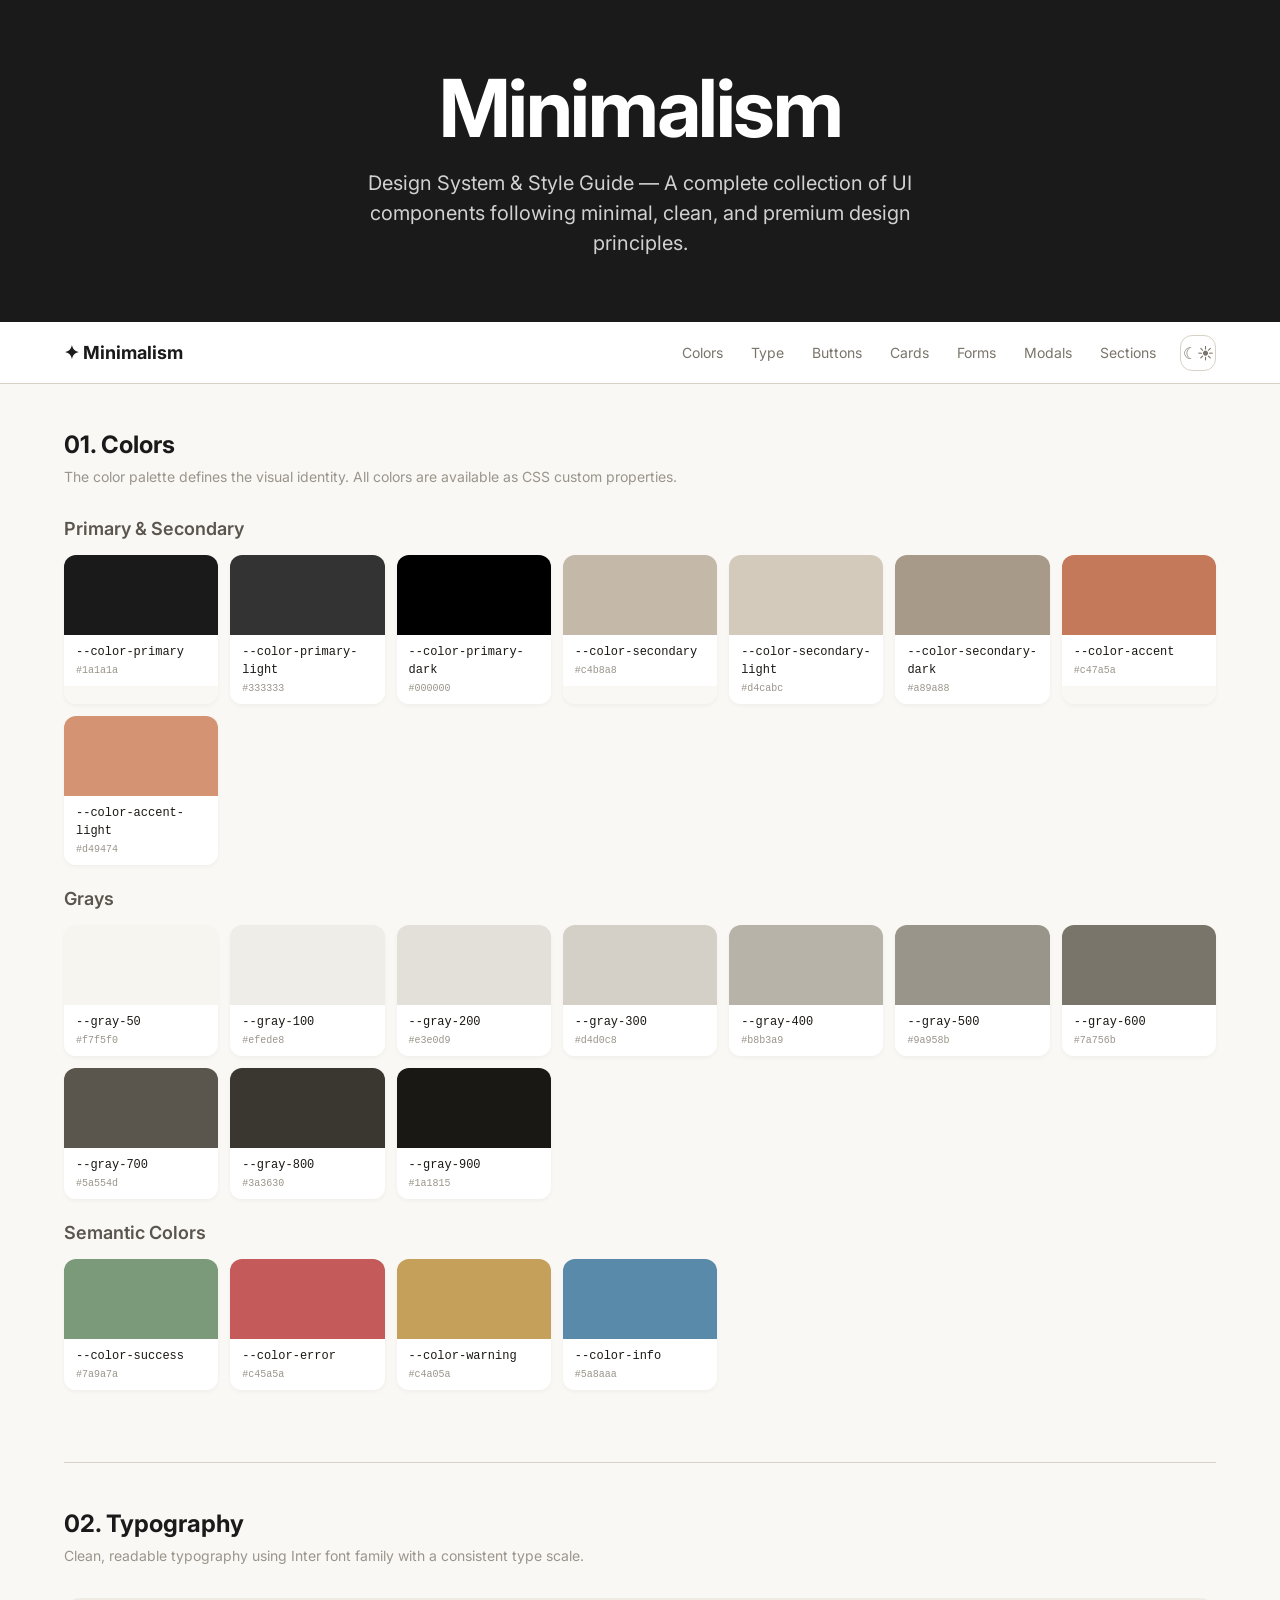
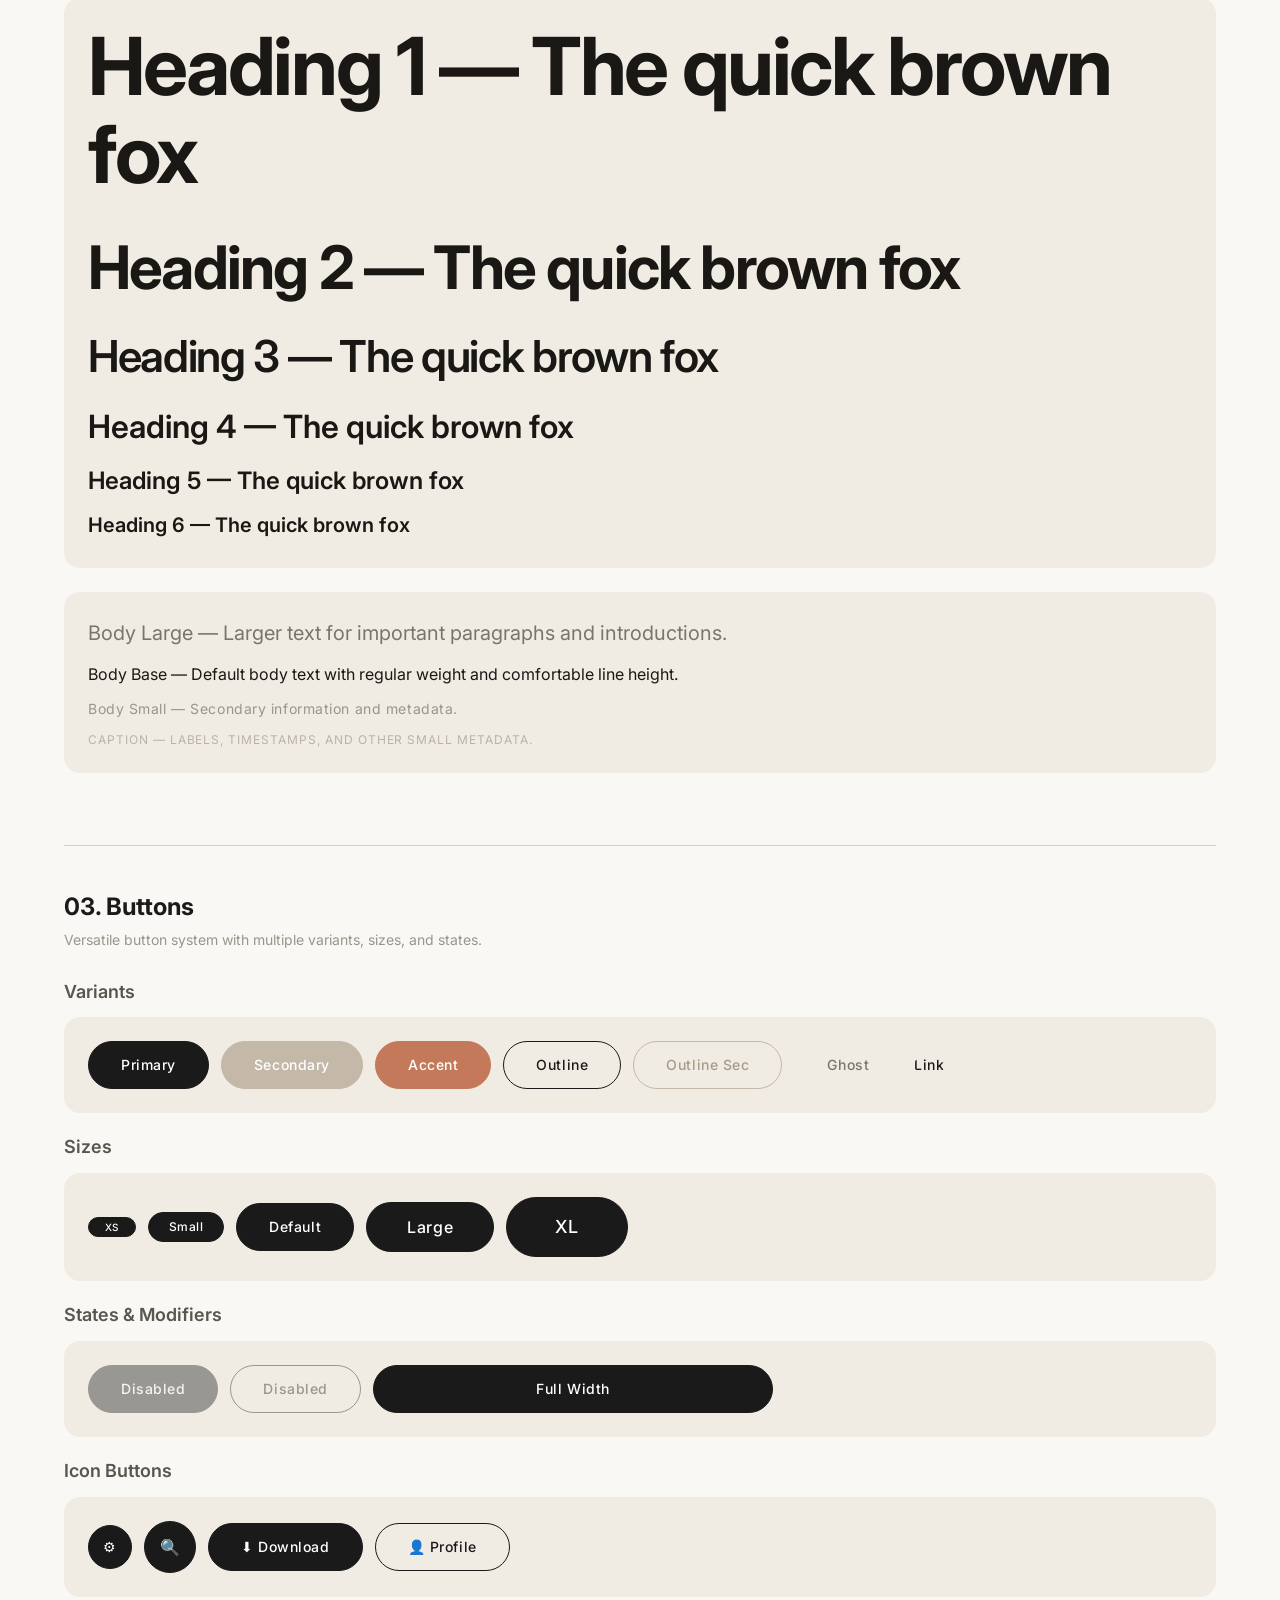
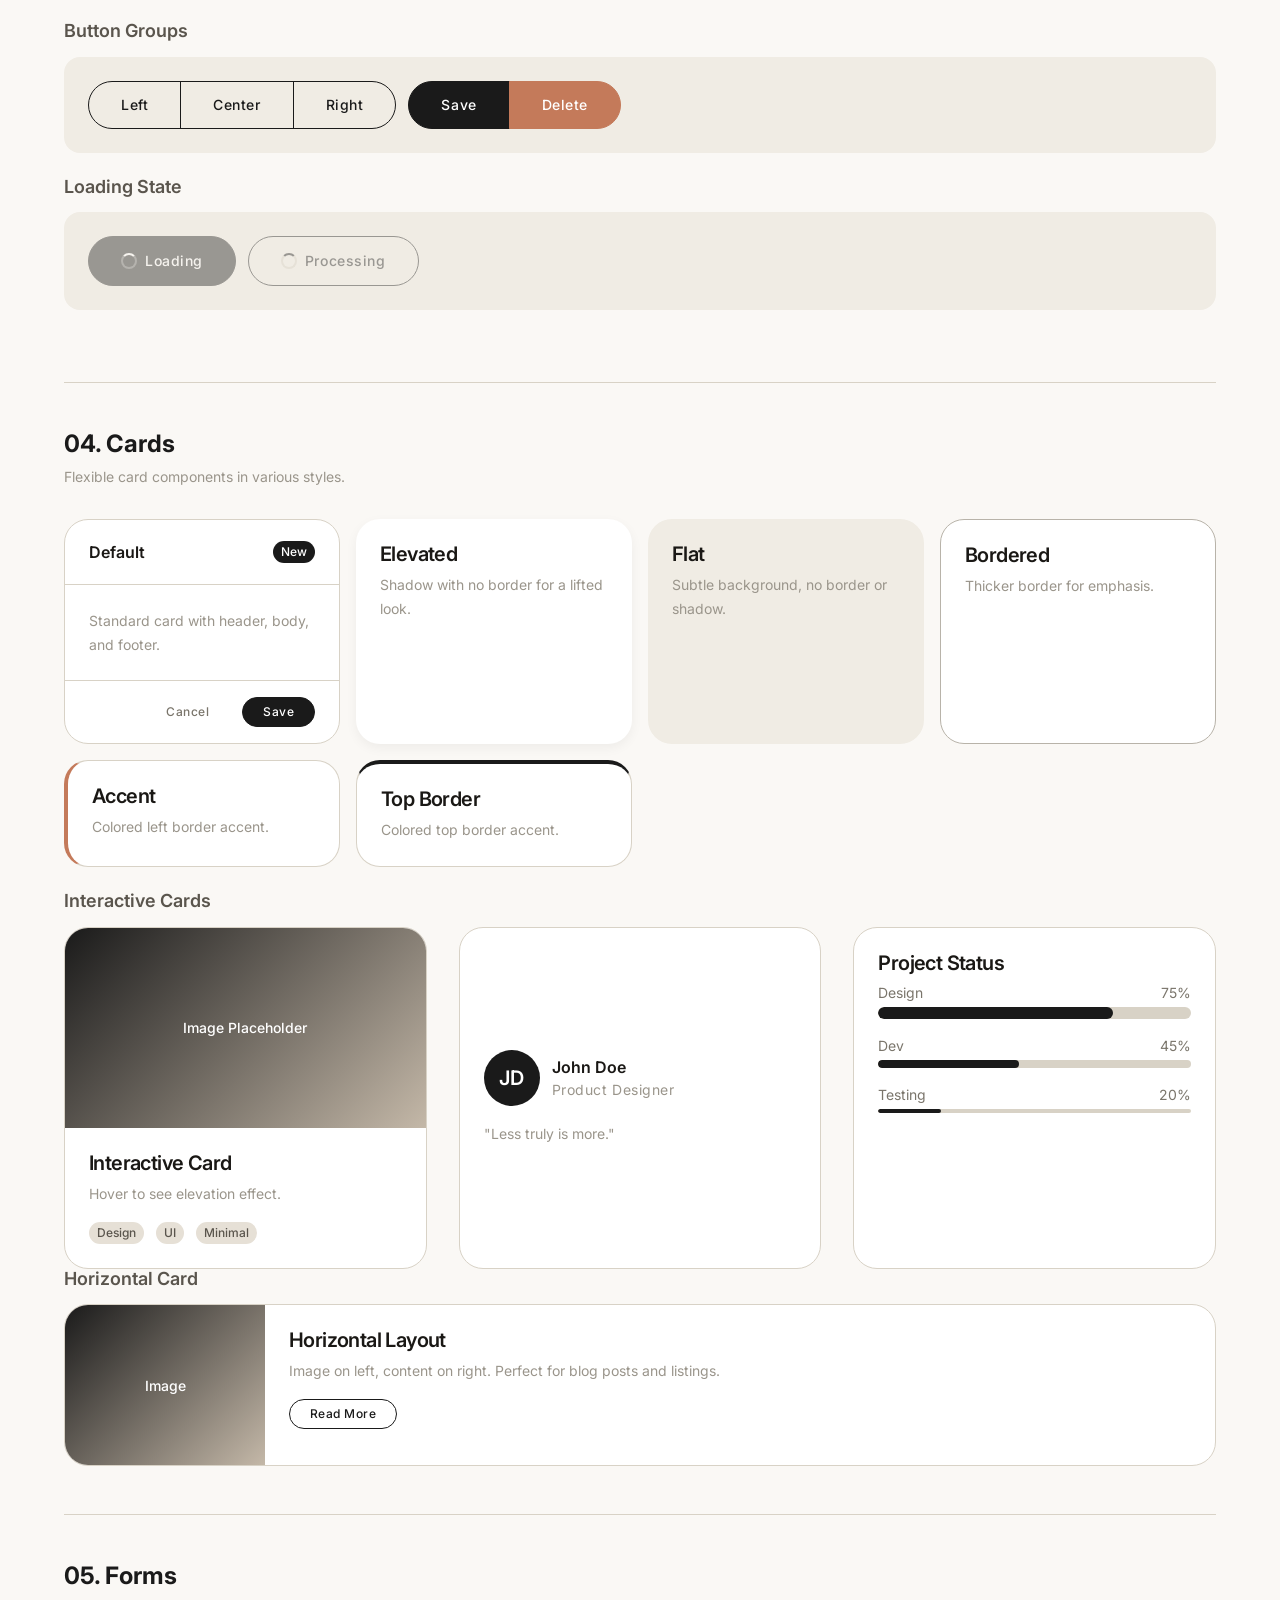
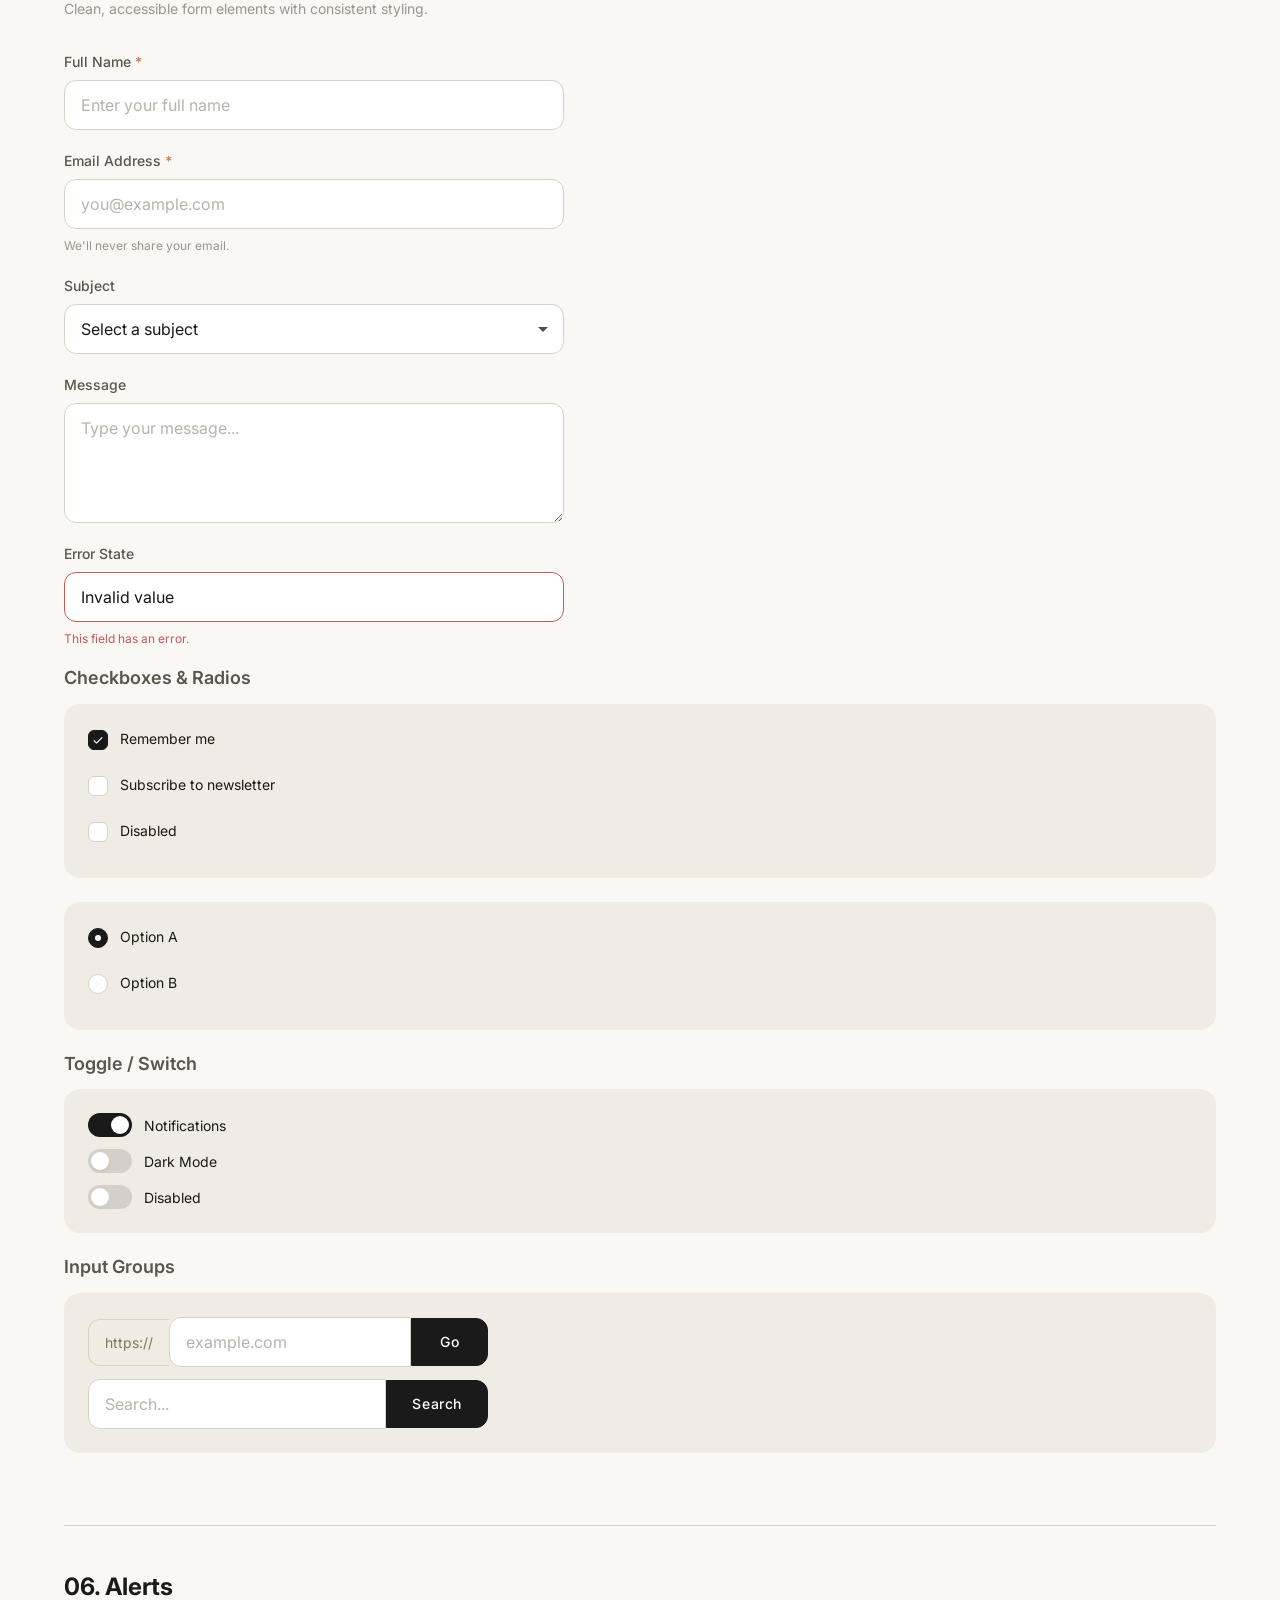
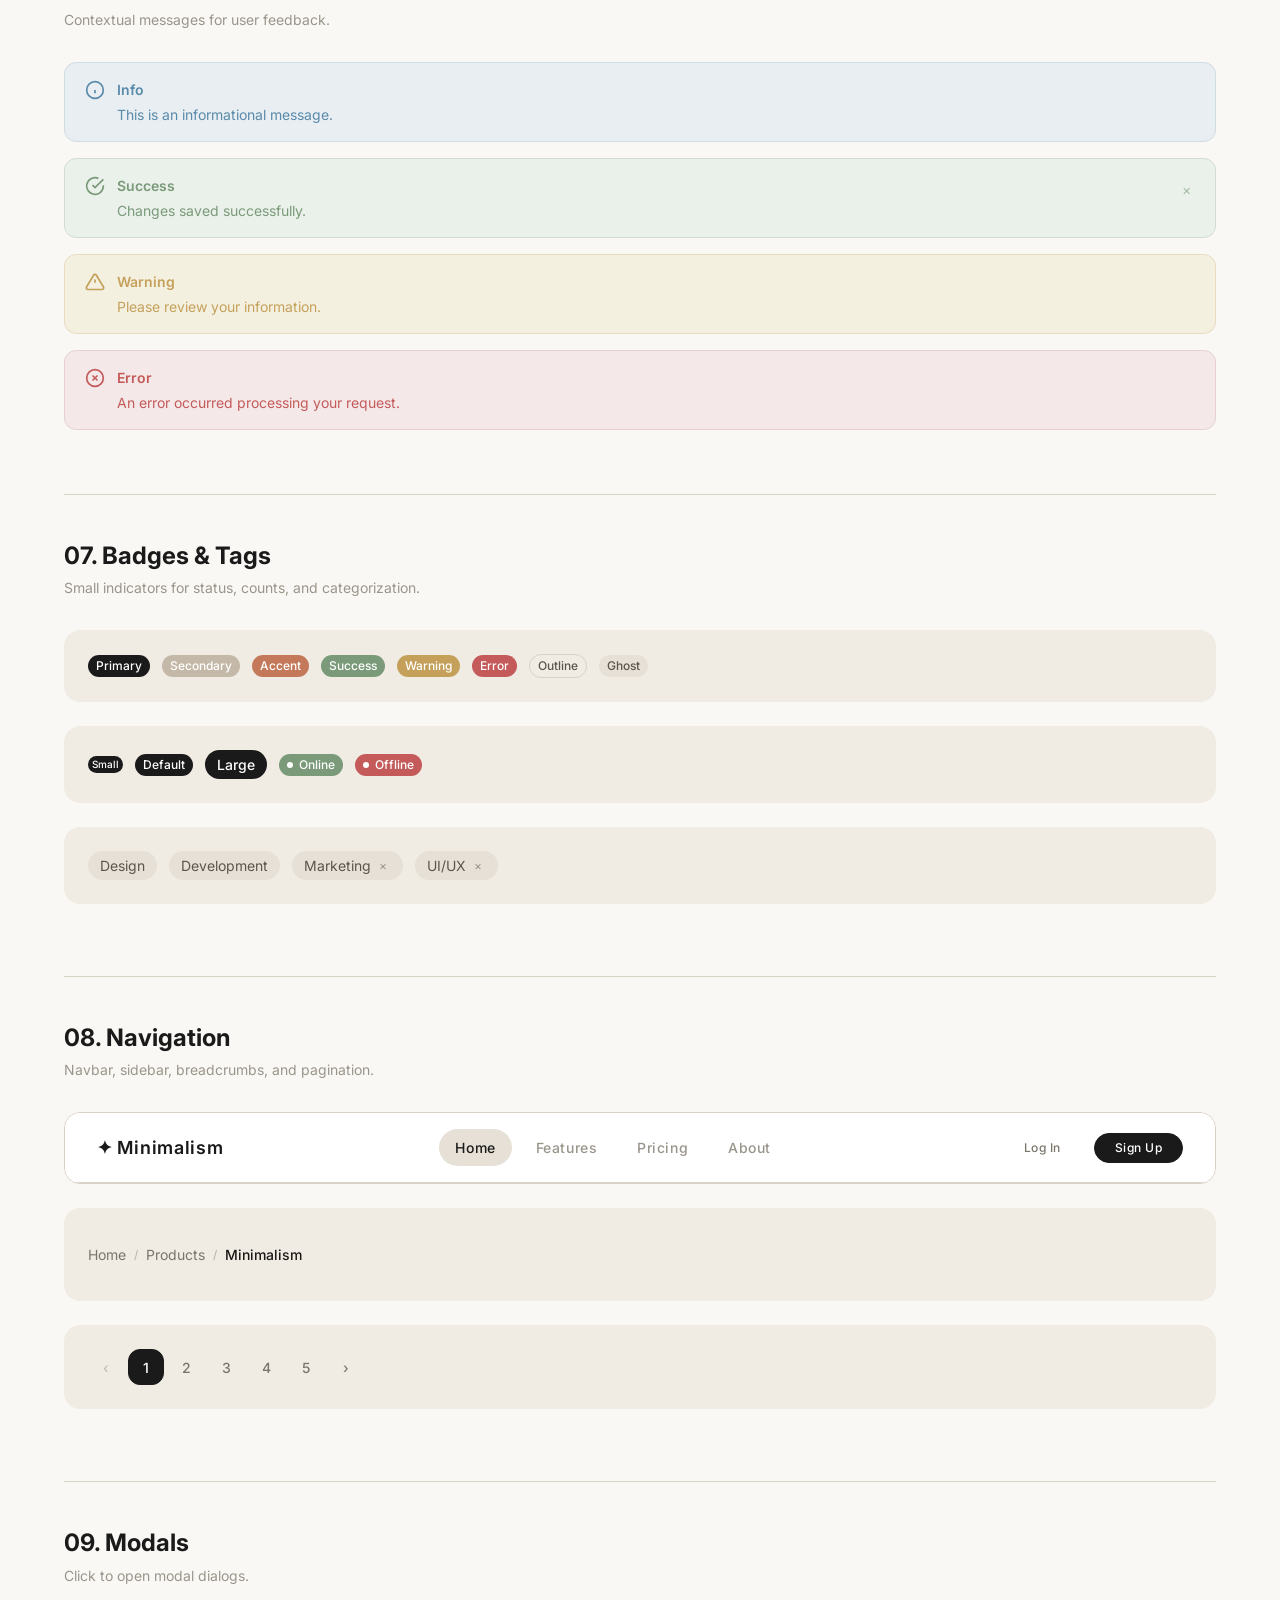
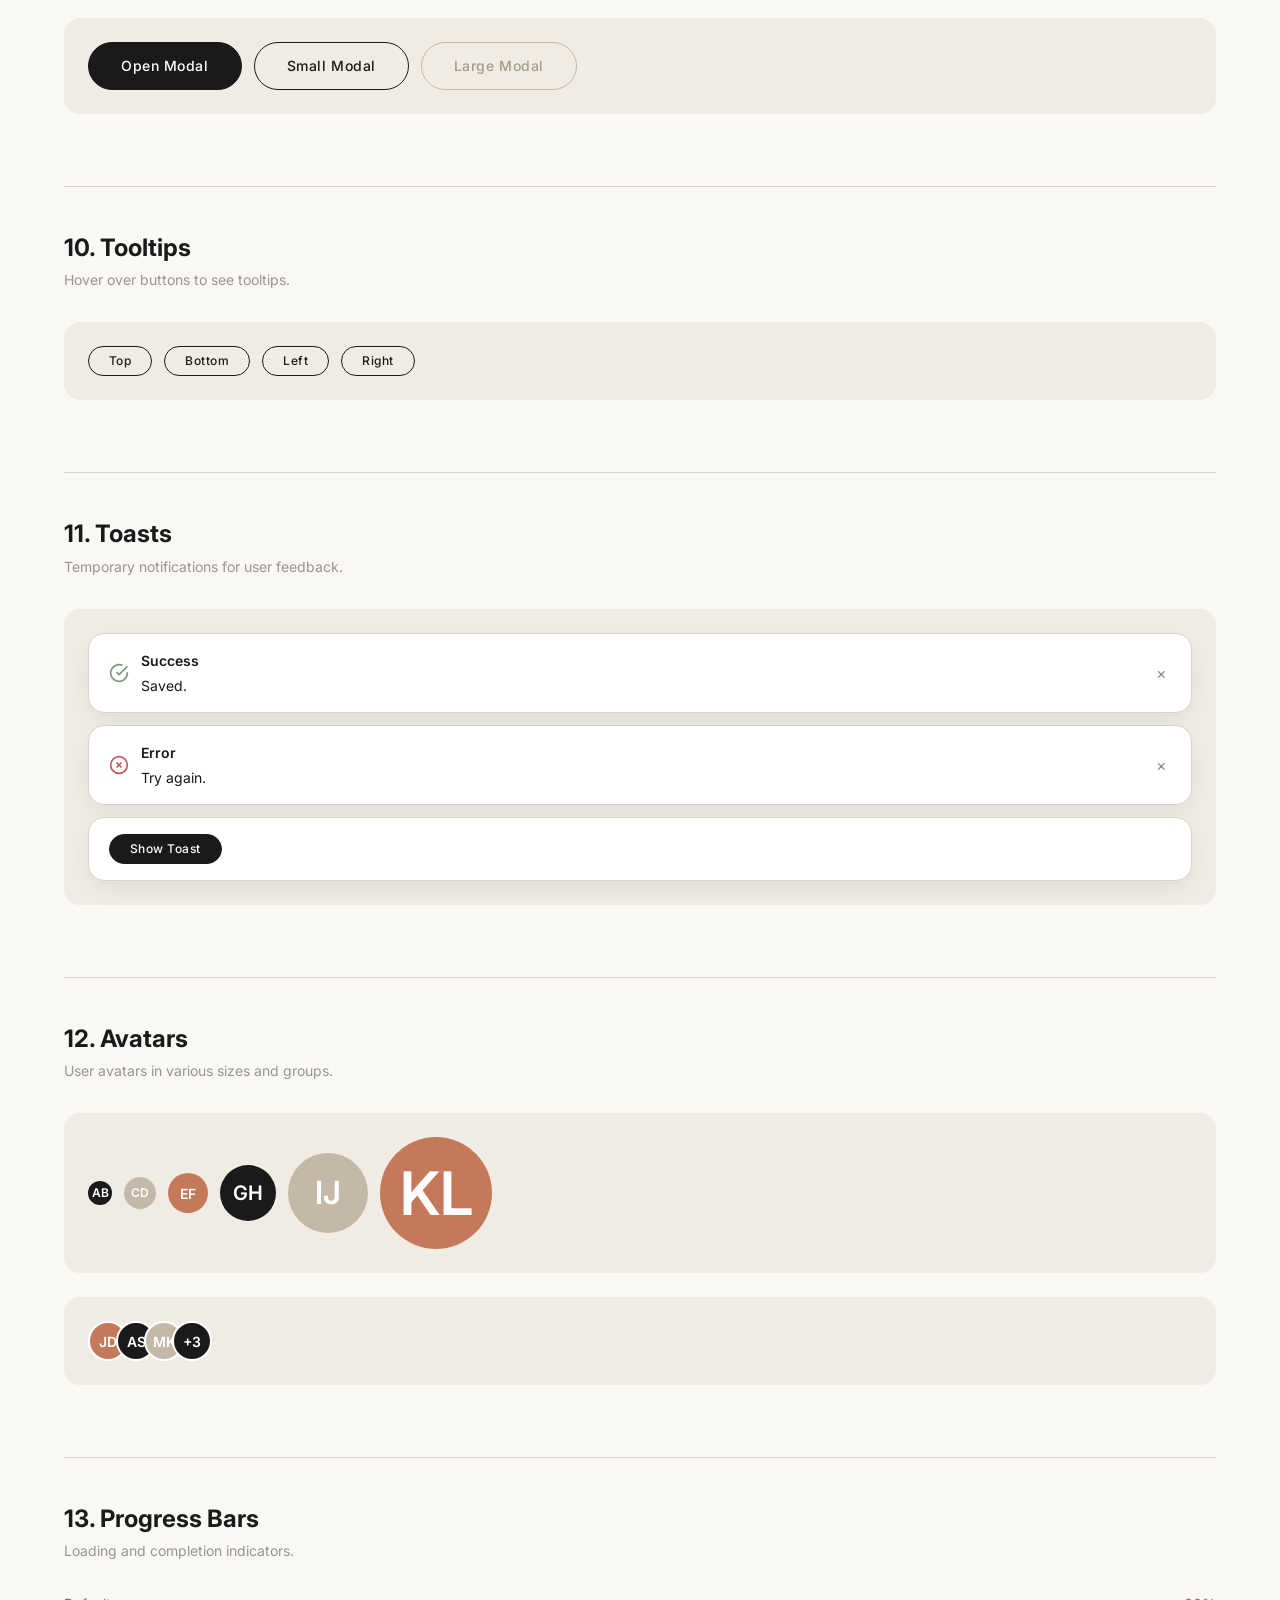
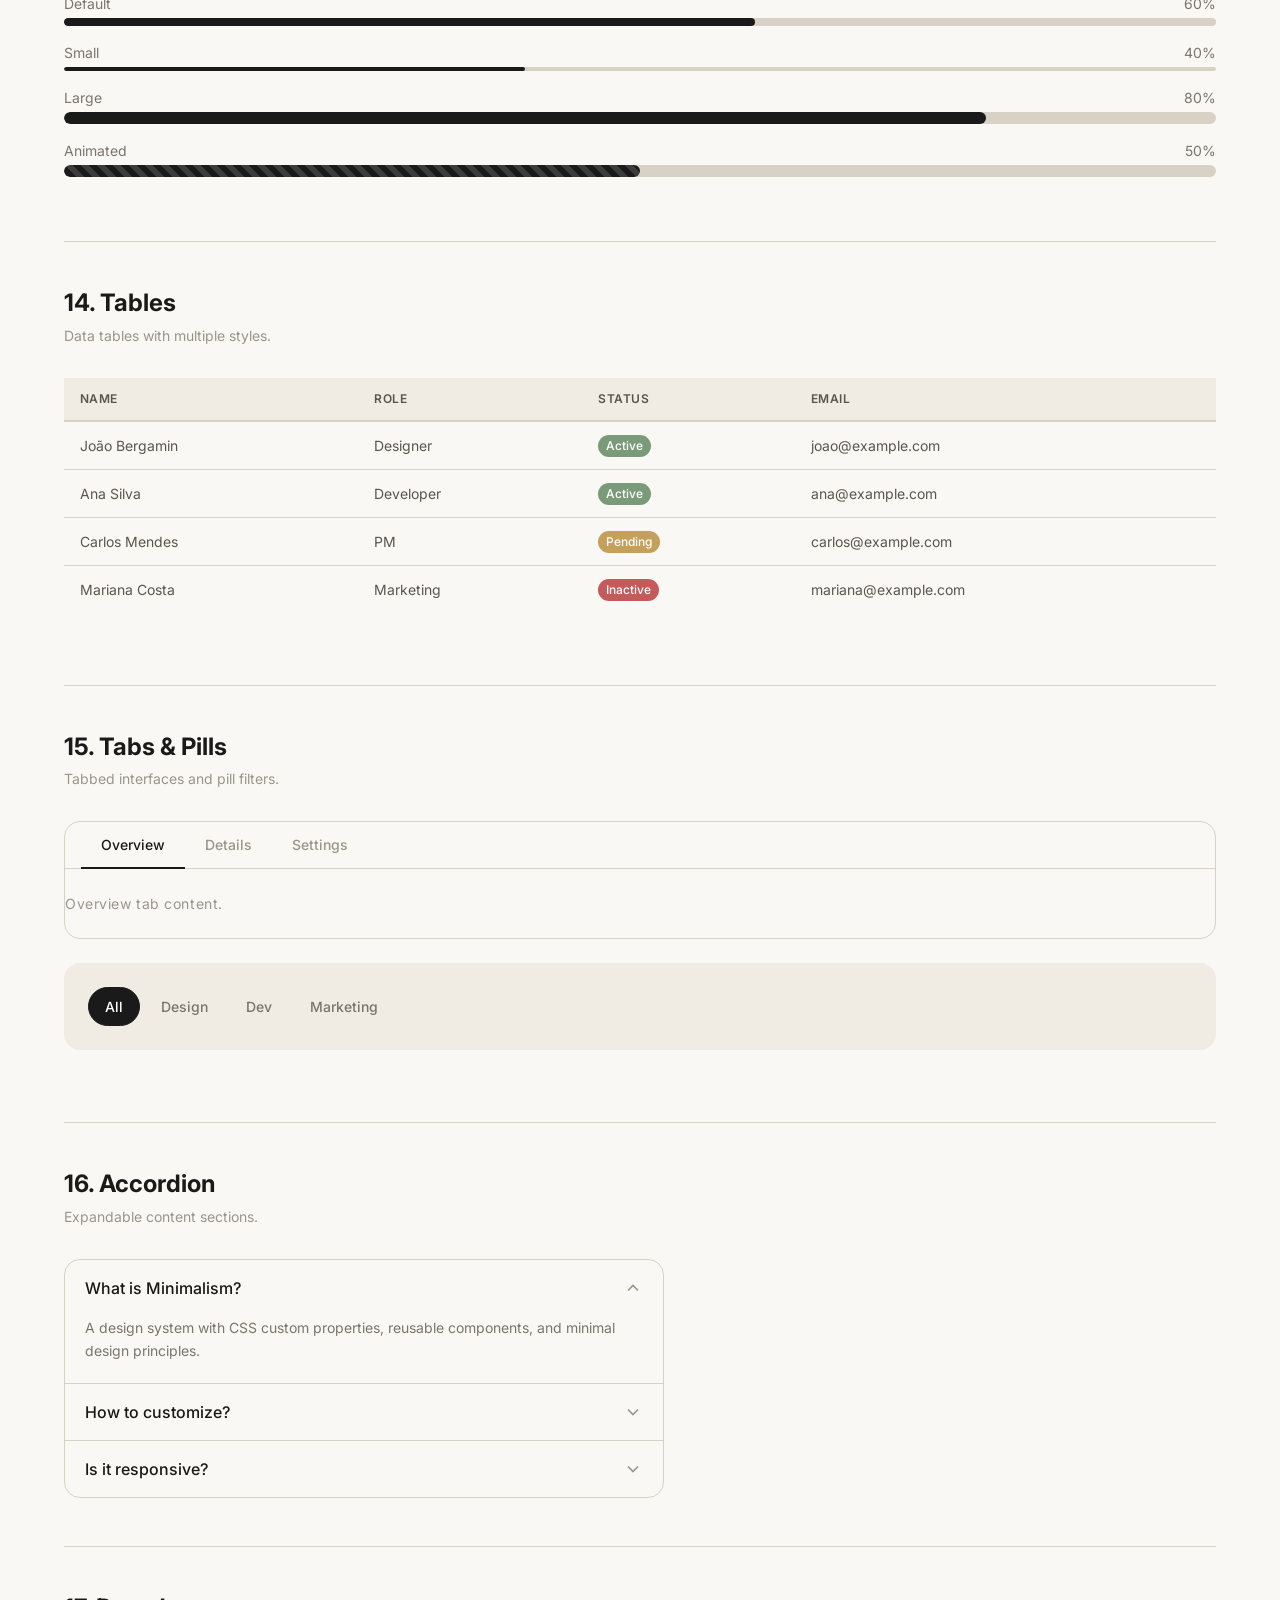
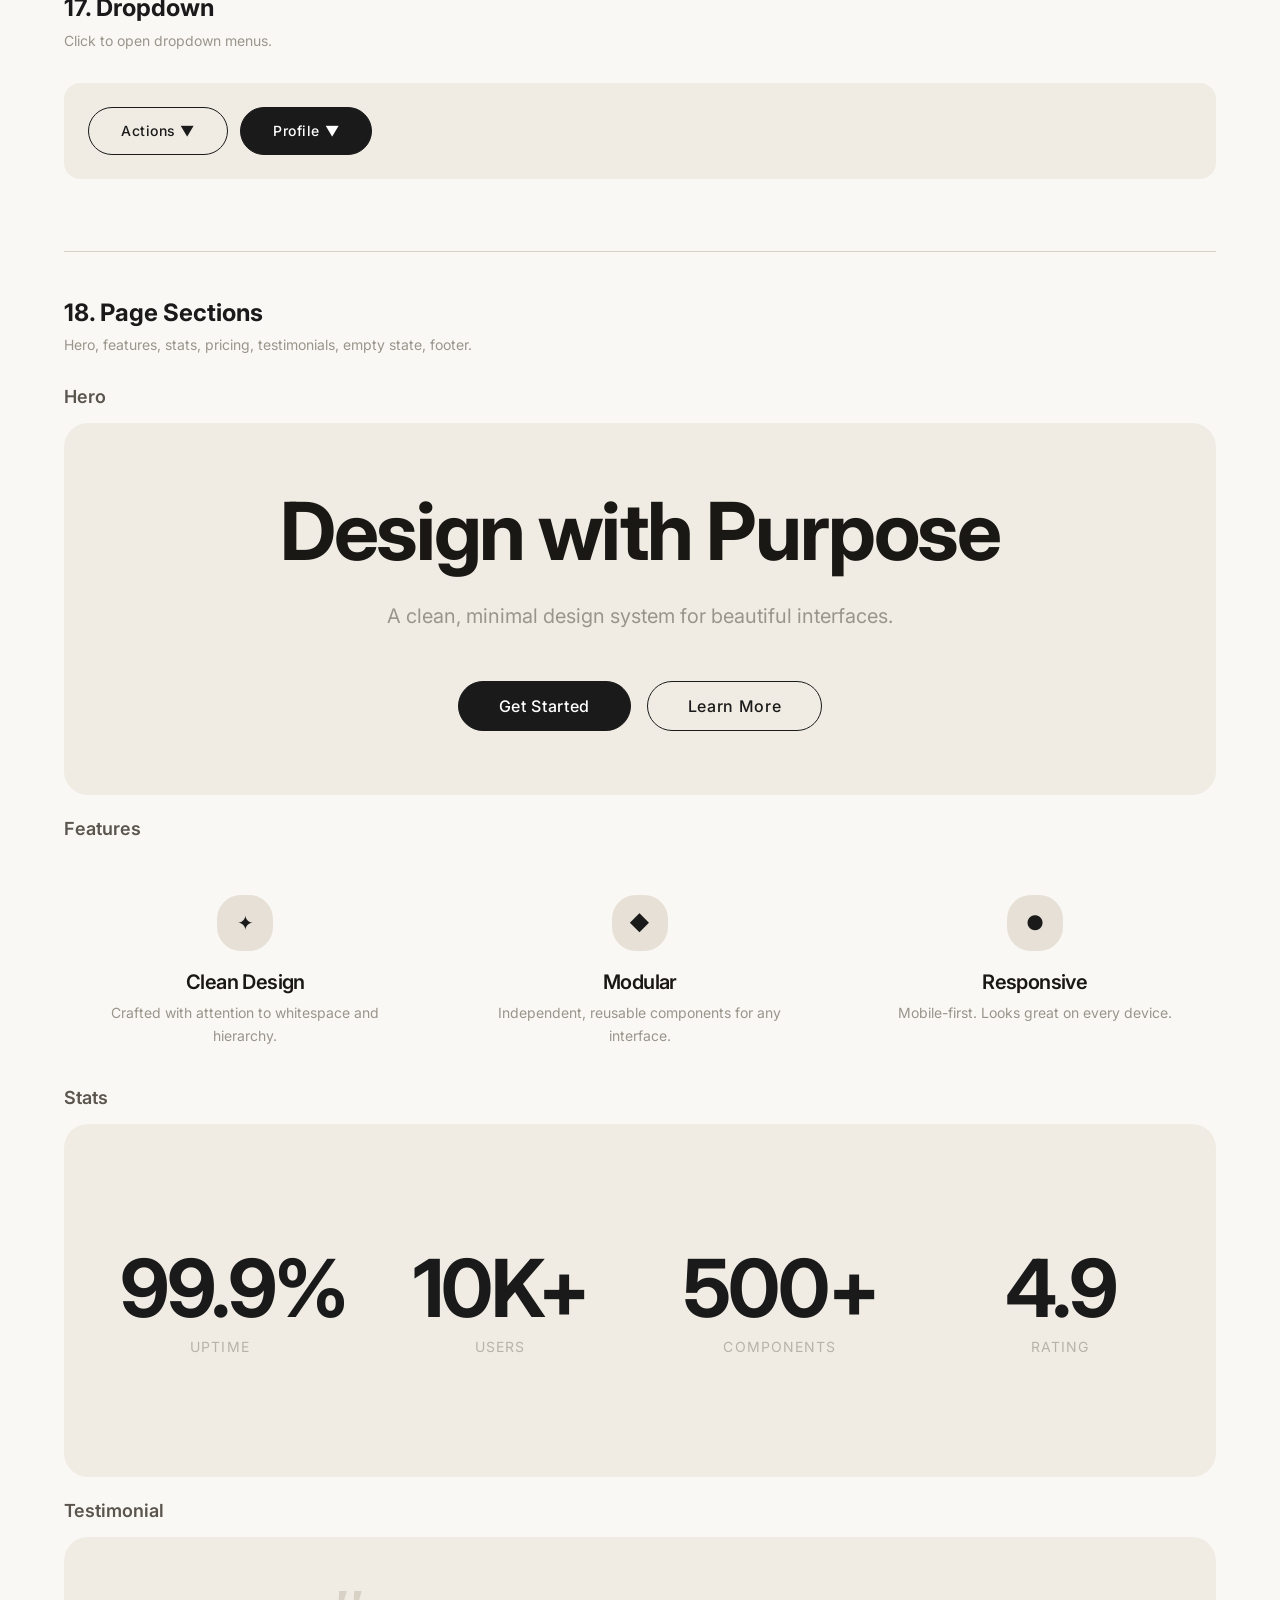
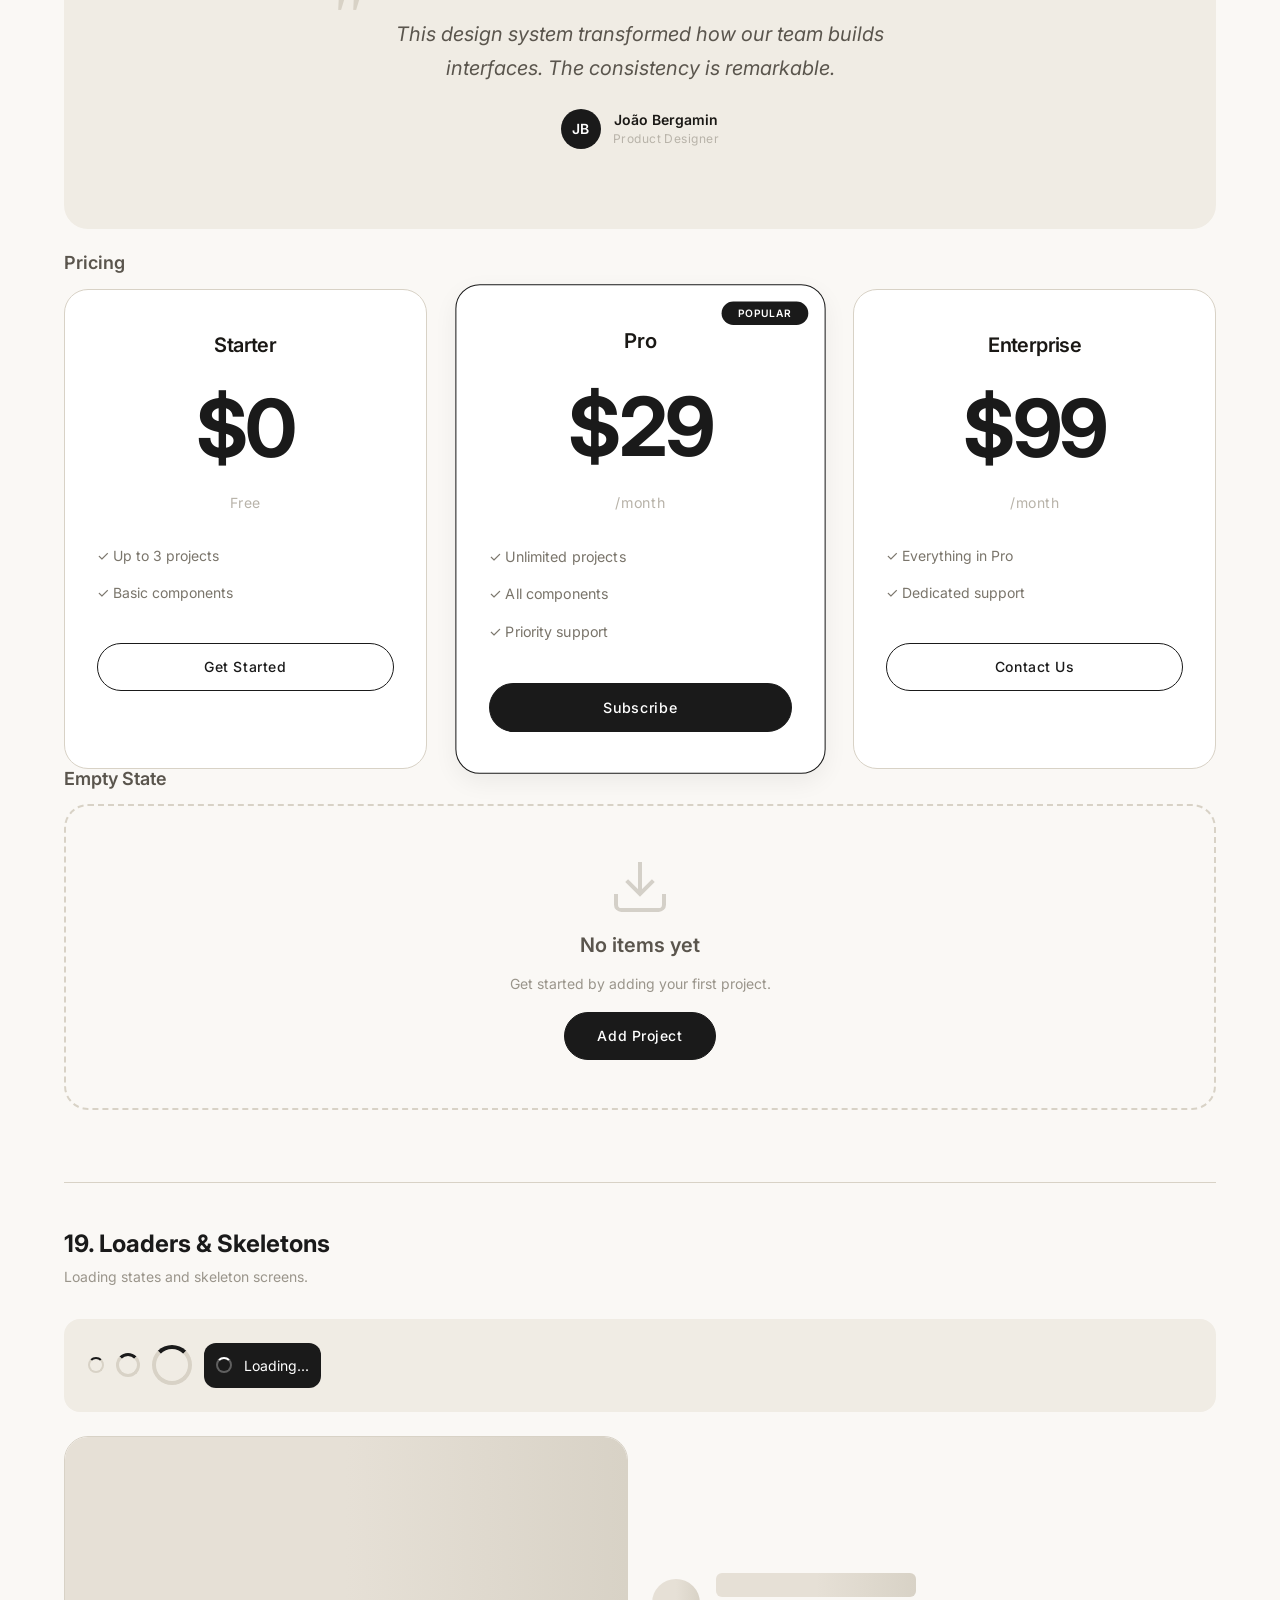
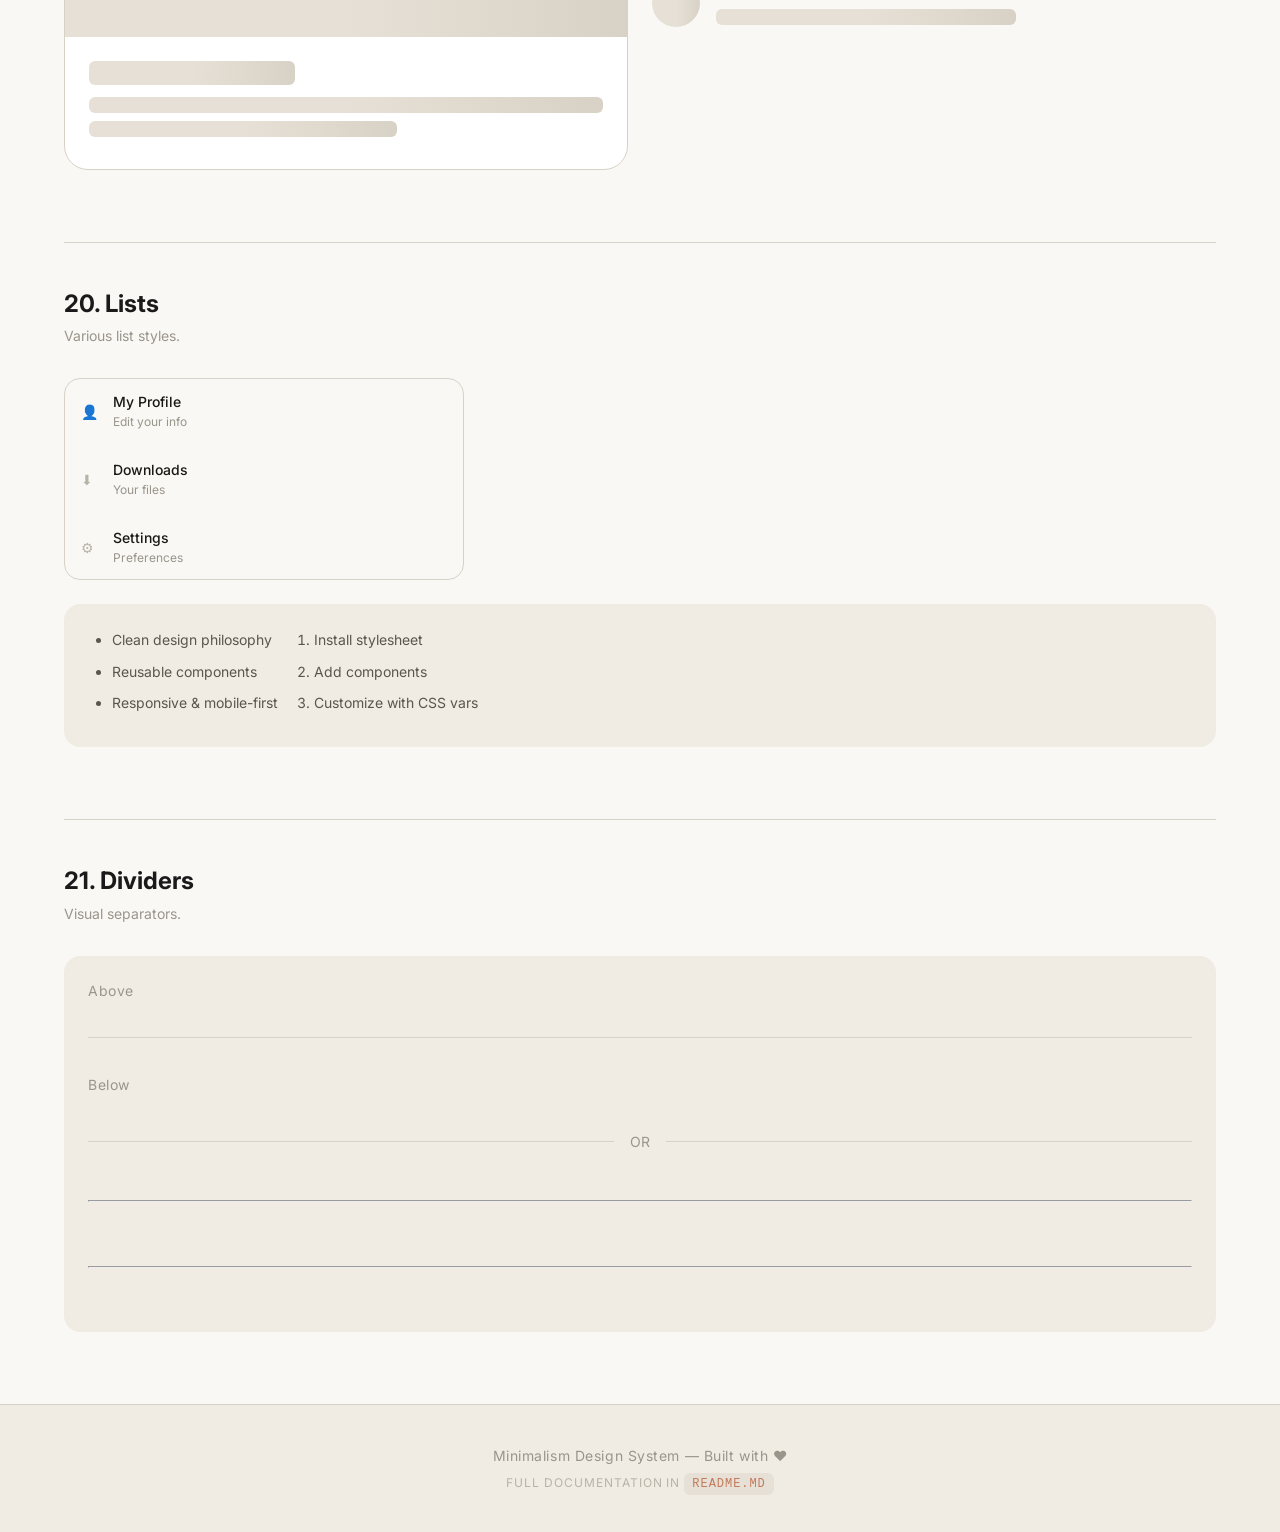
<file: Site Minimalism/index.html>
<!DOCTYPE html>
<html lang="pt-BR">
<head>
  <meta charset="UTF-8" />
  <meta name="viewport" content="width=device-width, initial-scale=1.0" />
  <title>Minimalism — Design System & Style Guide</title>
  <link rel="preconnect" href="https://fonts.googleapis.com" />
  <link rel="preconnect" href="https://fonts.gstatic.com" crossorigin />
  <link href="https://fonts.googleapis.com/css2?family=Inter:wght@300;400;500;600;700&display=swap" rel="stylesheet" />
  <link rel="stylesheet" href="styles.css" />
</head>
<body>

<script>
(function() {
  const savedTheme = localStorage.getItem('theme');
  if (savedTheme === 'dark' || savedTheme === 'light') {
    document.documentElement.setAttribute('data-theme', savedTheme);
  }
})();
function toggleTheme() {
  const html = document.documentElement;
  const current = html.getAttribute('data-theme') || 'light';
  const next = current === 'dark' ? 'light' : 'dark';
  html.setAttribute('data-theme', next);
  localStorage.setItem('theme', next);
}
</script>

<header class="sg-header">
  <div class="container">
    <h1>Minimalism</h1>
    <p>Design System & Style Guide — A complete collection of UI components following minimal, clean, and premium design principles.</p>
  </div>
</header>

<nav class="sg-sticky-nav">
  <div class="container">
    <div class="sg-nav-content">
      <span class="sg-brand">✦ Minimalism</span>
      <div class="sg-flex-center">
        <div class="sg-nav-links">
          <a href="#colors">Colors</a>
          <a href="#typography">Type</a>
          <a href="#buttons">Buttons</a>
          <a href="#cards">Cards</a>
          <a href="#forms">Forms</a>
          <a href="#modals">Modals</a>
          <a href="#sections">Sections</a>
        </div>
        <button class="theme-toggle" onclick="toggleTheme()" aria-label="Toggle theme">☾☀︎</button>
      </div>
    </div>
  </div>
</nav>

<main class="container">

<section class="sg-section" id="colors">
  <h2 class="sg-section-title">01. Colors</h2>
  <p class="sg-section-desc">The color palette defines the visual identity. All colors are available as CSS custom properties.</p>

  <h3 class="sg-subsection-title">Primary & Secondary</h3>
  <div class="sg-color-palette">
    <div class="sg-color-swatch"><div class="sg-color-swatch-color" style="background:#1a1a1a;"></div><div class="sg-color-swatch-label">--color-primary<span>#1a1a1a</span></div></div>
    <div class="sg-color-swatch"><div class="sg-color-swatch-color" style="background:#333333;"></div><div class="sg-color-swatch-label">--color-primary-light<span>#333333</span></div></div>
    <div class="sg-color-swatch"><div class="sg-color-swatch-color" style="background:#000000;"></div><div class="sg-color-swatch-label">--color-primary-dark<span>#000000</span></div></div>
    <div class="sg-color-swatch"><div class="sg-color-swatch-color" style="background:#c4b8a8;"></div><div class="sg-color-swatch-label">--color-secondary<span>#c4b8a8</span></div></div>
    <div class="sg-color-swatch"><div class="sg-color-swatch-color" style="background:#d4cabc;"></div><div class="sg-color-swatch-label">--color-secondary-light<span>#d4cabc</span></div></div>
    <div class="sg-color-swatch"><div class="sg-color-swatch-color" style="background:#a89a88;"></div><div class="sg-color-swatch-label">--color-secondary-dark<span>#a89a88</span></div></div>
    <div class="sg-color-swatch"><div class="sg-color-swatch-color" style="background:#c47a5a;"></div><div class="sg-color-swatch-label">--color-accent<span>#c47a5a</span></div></div>
    <div class="sg-color-swatch"><div class="sg-color-swatch-color" style="background:#d49474;"></div><div class="sg-color-swatch-label">--color-accent-light<span>#d49474</span></div></div>
  </div>

  <h3 class="sg-subsection-title">Grays</h3>
  <div class="sg-color-palette">
    <div class="sg-color-swatch"><div class="sg-color-swatch-color" style="background:#f7f5f0;"></div><div class="sg-color-swatch-label">--gray-50<span>#f7f5f0</span></div></div>
    <div class="sg-color-swatch"><div class="sg-color-swatch-color" style="background:#efede8;"></div><div class="sg-color-swatch-label">--gray-100<span>#efede8</span></div></div>
    <div class="sg-color-swatch"><div class="sg-color-swatch-color" style="background:#e3e0d9;"></div><div class="sg-color-swatch-label">--gray-200<span>#e3e0d9</span></div></div>
    <div class="sg-color-swatch"><div class="sg-color-swatch-color" style="background:#d4d0c8;"></div><div class="sg-color-swatch-label">--gray-300<span>#d4d0c8</span></div></div>
    <div class="sg-color-swatch"><div class="sg-color-swatch-color" style="background:#b8b3a9;"></div><div class="sg-color-swatch-label">--gray-400<span>#b8b3a9</span></div></div>
    <div class="sg-color-swatch"><div class="sg-color-swatch-color" style="background:#9a958b;"></div><div class="sg-color-swatch-label">--gray-500<span>#9a958b</span></div></div>
    <div class="sg-color-swatch"><div class="sg-color-swatch-color" style="background:#7a756b;"></div><div class="sg-color-swatch-label">--gray-600<span>#7a756b</span></div></div>
    <div class="sg-color-swatch"><div class="sg-color-swatch-color" style="background:#5a554d;"></div><div class="sg-color-swatch-label">--gray-700<span>#5a554d</span></div></div>
    <div class="sg-color-swatch"><div class="sg-color-swatch-color" style="background:#3a3630;"></div><div class="sg-color-swatch-label">--gray-800<span>#3a3630</span></div></div>
    <div class="sg-color-swatch"><div class="sg-color-swatch-color" style="background:#1a1815;"></div><div class="sg-color-swatch-label">--gray-900<span>#1a1815</span></div></div>
  </div>

  <h3 class="sg-subsection-title">Semantic Colors</h3>
  <div class="sg-color-palette">
    <div class="sg-color-swatch"><div class="sg-color-swatch-color" style="background:#7a9a7a;"></div><div class="sg-color-swatch-label">--color-success<span>#7a9a7a</span></div></div>
    <div class="sg-color-swatch"><div class="sg-color-swatch-color" style="background:#c45a5a;"></div><div class="sg-color-swatch-label">--color-error<span>#c45a5a</span></div></div>
    <div class="sg-color-swatch"><div class="sg-color-swatch-color" style="background:#c4a05a;"></div><div class="sg-color-swatch-label">--color-warning<span>#c4a05a</span></div></div>
    <div class="sg-color-swatch"><div class="sg-color-swatch-color" style="background:#5a8aaa;"></div><div class="sg-color-swatch-label">--color-info<span>#5a8aaa</span></div></div>
  </div>
</section>

<section class="sg-section" id="typography">
  <h2 class="sg-section-title">02. Typography</h2>
  <p class="sg-section-desc">Clean, readable typography using Inter font family with a consistent type scale.</p>

  <div class="sg-demo sg-demo-vertical">
    <h1 class="heading-1">Heading 1 — The quick brown fox</h1>
    <h2 class="heading-2">Heading 2 — The quick brown fox</h2>
    <h3 class="heading-3">Heading 3 — The quick brown fox</h3>
    <h4 class="heading-4">Heading 4 — The quick brown fox</h4>
    <h5 class="heading-5">Heading 5 — The quick brown fox</h5>
    <h6 class="heading-6">Heading 6 — The quick brown fox</h6>
  </div>

  <div class="sg-demo sg-demo-vertical">
    <p class="body-large">Body Large — Larger text for important paragraphs and introductions.</p>
    <p>Body Base — Default body text with regular weight and comfortable line height.</p>
    <p class="body-small">Body Small — Secondary information and metadata.</p>
    <p class="caption">Caption — Labels, timestamps, and other small metadata.</p>
  </div>
</section>

<section class="sg-section" id="buttons">
  <h2 class="sg-section-title">03. Buttons</h2>
  <p class="sg-section-desc">Versatile button system with multiple variants, sizes, and states.</p>

  <h3 class="sg-subsection-title">Variants</h3>
  <div class="sg-demo">
    <button class="btn btn-primary">Primary</button>
    <button class="btn btn-secondary">Secondary</button>
    <button class="btn btn-accent">Accent</button>
    <button class="btn btn-outline">Outline</button>
    <button class="btn btn-outline-secondary">Outline Sec</button>
    <button class="btn btn-ghost">Ghost</button>
    <button class="btn btn-link">Link</button>
  </div>

  <h3 class="sg-subsection-title">Sizes</h3>
  <div class="sg-demo">
    <button class="btn btn-primary btn-xs">XS</button>
    <button class="btn btn-primary btn-sm">Small</button>
    <button class="btn btn-primary">Default</button>
    <button class="btn btn-primary btn-lg">Large</button>
    <button class="btn btn-primary btn-xl">XL</button>
  </div>

  <h3 class="sg-subsection-title">States & Modifiers</h3>
  <div class="sg-demo">
    <button class="btn btn-primary" disabled>Disabled</button>
    <button class="btn btn-outline" disabled>Disabled</button>
    <button class="btn btn-primary btn-block sg-max-400">Full Width</button>
  </div>

  <h3 class="sg-subsection-title">Icon Buttons</h3>
  <div class="sg-demo">
    <button class="btn btn-icon btn-primary" aria-label="Settings">⚙</button>
    <button class="btn btn-icon btn-primary btn-lg" aria-label="Search">🔍</button>
    <button class="btn btn-primary">⬇ Download</button>
    <button class="btn btn-outline">👤 Profile</button>
  </div>

  <h3 class="sg-subsection-title">Button Groups</h3>
  <div class="sg-demo">
    <div class="btn-group">
      <button class="btn btn-outline">Left</button>
      <button class="btn btn-outline">Center</button>
      <button class="btn btn-outline">Right</button>
    </div>
    <div class="btn-group">
      <button class="btn btn-primary">Save</button>
      <button class="btn btn-accent">Delete</button>
    </div>
  </div>

  <h3 class="sg-subsection-title">Loading State</h3>
  <div class="sg-demo">
    <button class="btn btn-primary" disabled><span class="spinner spinner-sm spinner-white"></span> Loading</button>
    <button class="btn btn-outline" disabled><span class="spinner spinner-sm"></span> Processing</button>
  </div>
</section>

<section class="sg-section" id="cards">
  <h2 class="sg-section-title">04. Cards</h2>
  <p class="sg-section-desc">Flexible card components in various styles.</p>

  <div class="sg-card-grid">
    <div class="card">
      <div class="card-header sg-flex-between"><span class="sg-fw-600">Default</span><span class="badge badge-primary">New</span></div>
      <div class="card-body"><p class="card-text">Standard card with header, body, and footer.</p></div>
      <div class="card-footer"><button class="btn btn-sm btn-ghost">Cancel</button><button class="btn btn-sm btn-primary">Save</button></div>
    </div>

    <div class="card card-elevated">
      <div class="card-body"><h3 class="card-title">Elevated</h3><p class="card-text">Shadow with no border for a lifted look.</p></div>
    </div>

    <div class="card card-flat">
      <div class="card-body"><h3 class="card-title">Flat</h3><p class="card-text">Subtle background, no border or shadow.</p></div>
    </div>

    <div class="card card-bordered">
      <div class="card-body"><h3 class="card-title">Bordered</h3><p class="card-text">Thicker border for emphasis.</p></div>
    </div>

    <div class="card card-accent">
      <div class="card-body"><h3 class="card-title">Accent</h3><p class="card-text">Colored left border accent.</p></div>
    </div>

    <div class="card card-primary-border">
      <div class="card-body"><h3 class="card-title">Top Border</h3><p class="card-text">Colored top border accent.</p></div>
    </div>
  </div>

  <h3 class="sg-subsection-title">Interactive Cards</h3>
  <div class="card-grid">
    <div class="card card-hover card-interactive">
      <div class="demo-img-placeholder card-image"><span>Image Placeholder</span></div>
      <div class="card-body">
        <h3 class="card-title">Interactive Card</h3>
        <p class="card-text">Hover to see elevation effect.</p>
        <div class="sg-mt-4 sg-flex-center sg-flex-wrap">
          <span class="badge badge-ghost">Design</span>
          <span class="badge badge-ghost">UI</span>
          <span class="badge badge-ghost">Minimal</span>
        </div>
      </div>
    </div>

    <div class="card card-hover card-interactive flex flex-col justify-center">
      <div class="card-body">
        <div class="sg-flex-center sg-avatar-mb">
          <div class="avatar avatar-lg sg-avatar-demo">JD</div>
          <div>
            <div class="sg-fw-600">John Doe</div>
            <div class="body-small">Product Designer</div>
          </div>
        </div>
        <p class="card-text">"Less truly is more."</p>
      </div>
    </div>

    <div class="card card-hover card-interactive">
      <div class="card-body">
        <h3 class="card-title">Project Status</h3>
        <div class="progress-demo">
          <div class="progress-label"><span>Design</span><span>75%</span></div>
          <div class="progress progress-lg"><div class="progress-bar" style="width:75%;"></div></div>
        </div>
        <div class="progress-demo">
          <div class="progress-label"><span>Dev</span><span>45%</span></div>
          <div class="progress"><div class="progress-bar" style="width:45%;"></div></div>
        </div>
        <div class="progress-demo">
          <div class="progress-label"><span>Testing</span><span>20%</span></div>
          <div class="progress progress-sm"><div class="progress-bar" style="width:20%;"></div></div>
        </div>
      </div>
    </div>
  </div>

  <h3 class="sg-subsection-title">Horizontal Card</h3>
  <div class="card card-horizontal">
    <div class="demo-img-placeholder sg-img-placeholder"><span>Image</span></div>
    <div class="card-body">
      <h3 class="card-title">Horizontal Layout</h3>
      <p class="card-text">Image on left, content on right. Perfect for blog posts and listings.</p>
      <div class="sg-mt-4"><button class="btn btn-sm btn-outline">Read More</button></div>
    </div>
  </div>
</section>

<section class="sg-section" id="forms">
  <h2 class="sg-section-title">05. Forms</h2>
  <p class="sg-section-desc">Clean, accessible form elements with consistent styling.</p>

  <div class="sg-max-500">
    <div class="form-group">
      <label class="form-label form-label-required" for="name">Full Name</label>
      <input class="form-input" type="text" id="name" placeholder="Enter your full name" />
    </div>
    <div class="form-group">
      <label class="form-label form-label-required" for="email">Email Address</label>
      <input class="form-input" type="email" id="email" placeholder="you@example.com" />
      <span class="form-help">We'll never share your email.</span>
    </div>
    <div class="form-group">
      <label class="form-label" for="subject">Subject</label>
      <select class="form-select" id="subject">
        <option value="">Select a subject</option>
        <option value="general">General Inquiry</option>
        <option value="support">Technical Support</option>
        <option value="billing">Billing</option>
      </select>
    </div>
    <div class="form-group">
      <label class="form-label" for="message">Message</label>
      <textarea class="form-textarea" id="message" placeholder="Type your message..." rows="3"></textarea>
    </div>
    <div class="form-group">
      <label class="form-label">Error State</label>
      <input class="form-input form-input-error" type="text" value="Invalid value" />
      <span class="form-error">This field has an error.</span>
    </div>
  </div>

  <h3 class="sg-subsection-title">Checkboxes & Radios</h3>
  <div class="sg-demo sg-flex-col">
    <label class="form-check"><input class="form-check-input" type="checkbox" checked /><span class="form-check-label">Remember me</span></label>
    <label class="form-check"><input class="form-check-input" type="checkbox" /><span class="form-check-label">Subscribe to newsletter</span></label>
    <label class="form-check"><input class="form-check-input" type="checkbox" disabled /><span class="form-check-label">Disabled</span></label>
  </div>
  <div class="sg-demo sg-flex-col">
    <label class="form-check"><input class="form-check-input" type="radio" name="radio" checked /><span class="form-check-label">Option A</span></label>
    <label class="form-check"><input class="form-check-input" type="radio" name="radio" /><span class="form-check-label">Option B</span></label>
  </div>

  <h3 class="sg-subsection-title">Toggle / Switch</h3>
  <div class="sg-demo sg-flex-col">
    <label class="form-toggle"><input class="form-toggle-input" type="checkbox" checked /><span class="form-toggle-track"></span><span class="form-check-label">Notifications</span></label>
    <label class="form-toggle"><input class="form-toggle-input" type="checkbox" /><span class="form-toggle-track"></span><span class="form-check-label">Dark Mode</span></label>
    <label class="form-toggle"><input class="form-toggle-input" type="checkbox" disabled /><span class="form-toggle-track"></span><span class="form-check-label">Disabled</span></label>
  </div>

  <h3 class="sg-subsection-title">Input Groups</h3>
  <div class="sg-demo sg-demo-vertical">
    <div class="input-group sg-max-400">
      <div class="input-group-prepend">https://</div>
      <input class="form-input" type="text" placeholder="example.com" />
      <button class="btn btn-primary">Go</button>
    </div>
    <div class="input-group sg-max-400">
      <input class="form-input" type="text" placeholder="Search..." />
      <button class="btn btn-primary">Search</button>
    </div>
  </div>
</section>

<section class="sg-section" id="alerts">
  <h2 class="sg-section-title">06. Alerts</h2>
  <p class="sg-section-desc">Contextual messages for user feedback.</p>
  <div class="alert alert-info"><svg class="alert-icon" viewBox="0 0 24 24" fill="none" stroke="currentColor" stroke-width="2"><circle cx="12" cy="12" r="10"/><line x1="12" y1="16" x2="12" y2="12"/><line x1="12" y1="8" x2="12.01" y2="8"/></svg><div class="alert-content"><div class="alert-title">Info</div>This is an informational message.</div></div>
  <div class="alert alert-success"><svg class="alert-icon" viewBox="0 0 24 24" fill="none" stroke="currentColor" stroke-width="2"><path d="M22 11.08V12a10 10 0 1 1-5.93-9.14"/><polyline points="22 4 12 14.01 9 11.01"/></svg><div class="alert-content"><div class="alert-title">Success</div>Changes saved successfully.</div><button class="alert-dismiss">&times;</button></div>
  <div class="alert alert-warning"><svg class="alert-icon" viewBox="0 0 24 24" fill="none" stroke="currentColor" stroke-width="2"><path d="M10.29 3.86L1.82 18a2 2 0 0 0 1.71 3h16.94a2 2 0 0 0 1.71-3L13.71 3.86a2 2 0 0 0-3.42 0z"/><line x1="12" y1="9" x2="12" y2="13"/><line x1="12" y1="17" x2="12.01" y2="17"/></svg><div class="alert-content"><div class="alert-title">Warning</div>Please review your information.</div></div>
  <div class="alert alert-error"><svg class="alert-icon" viewBox="0 0 24 24" fill="none" stroke="currentColor" stroke-width="2"><circle cx="12" cy="12" r="10"/><line x1="15" y1="9" x2="9" y2="15"/><line x1="9" y1="9" x2="15" y2="15"/></svg><div class="alert-content"><div class="alert-title">Error</div>An error occurred processing your request.</div></div>
</section>

<section class="sg-section" id="badges">
  <h2 class="sg-section-title">07. Badges & Tags</h2>
  <p class="sg-section-desc">Small indicators for status, counts, and categorization.</p>
  <div class="sg-demo">
    <span class="badge badge-primary">Primary</span>
    <span class="badge badge-secondary">Secondary</span>
    <span class="badge badge-accent">Accent</span>
    <span class="badge badge-success">Success</span>
    <span class="badge badge-warning">Warning</span>
    <span class="badge badge-error">Error</span>
    <span class="badge badge-outline">Outline</span>
    <span class="badge badge-ghost">Ghost</span>
  </div>
  <div class="sg-demo">
    <span class="badge badge-sm badge-primary">Small</span>
    <span class="badge badge-primary">Default</span>
    <span class="badge badge-lg badge-primary">Large</span>
    <span class="badge badge-dot badge-success">Online</span>
    <span class="badge badge-dot badge-error">Offline</span>
  </div>
  <div class="sg-demo">
    <span class="tag">Design</span>
    <span class="tag">Development</span>
    <span class="tag">Marketing <button class="tag-remove">&times;</button></span>
    <span class="tag">UI/UX <button class="tag-remove">&times;</button></span>
  </div>
</section>

<section class="sg-section" id="navigation">
  <h2 class="sg-section-title">08. Navigation</h2>
  <p class="sg-section-desc">Navbar, sidebar, breadcrumbs, and pagination.</p>

  <div class="sg-nav-demo">
    <nav class="navbar">
      <a href="#" class="navbar-brand">✦ Minimalism</a>
      <div class="navbar-nav">
        <a href="#" class="nav-link active">Home</a>
        <a href="#" class="nav-link">Features</a>
        <a href="#" class="nav-link">Pricing</a>
        <a href="#" class="nav-link">About</a>
      </div>
      <div class="navbar-actions">
        <button class="btn btn-ghost btn-sm">Log In</button>
        <button class="btn btn-primary btn-sm">Sign Up</button>
      </div>
    </nav>
  </div>

  <div class="sg-demo sg-flex-col">
    <nav class="breadcrumb">
      <span class="breadcrumb-item"><a href="#">Home</a></span>
      <span class="breadcrumb-item"><a href="#">Products</a></span>
      <span class="breadcrumb-item active">Minimalism</span>
    </nav>
  </div>

  <div class="sg-demo">
    <div class="pagination">
      <a href="#" class="pagination-item disabled">‹</a>
      <a href="#" class="pagination-item active">1</a>
      <a href="#" class="pagination-item">2</a>
      <a href="#" class="pagination-item">3</a>
      <a href="#" class="pagination-item">4</a>
      <a href="#" class="pagination-item">5</a>
      <a href="#" class="pagination-item">›</a>
    </div>
  </div>
</section>

<section class="sg-section" id="modals">
  <h2 class="sg-section-title">09. Modals</h2>
  <p class="sg-section-desc">Click to open modal dialogs.</p>
  <div class="sg-demo">
    <button class="btn btn-primary" onclick="document.getElementById('modal-demo').classList.add('active')">Open Modal</button>
    <button class="btn btn-outline" onclick="document.getElementById('modal-sm-demo').classList.add('active')">Small Modal</button>
    <button class="btn btn-outline-secondary" onclick="document.getElementById('modal-lg-demo').classList.add('active')">Large Modal</button>
  </div>

  <div class="modal-backdrop" id="modal-demo">
    <div class="modal">
      <div class="modal-header"><h3 class="modal-title">Confirm Action</h3><button class="modal-close" onclick="this.closest('.modal-backdrop').classList.remove('active')">&times;</button></div>
      <div class="modal-body"><p>Are you sure? This cannot be undone.</p></div>
      <div class="modal-footer"><button class="btn btn-ghost" onclick="this.closest('.modal-backdrop').classList.remove('active')">Cancel</button><button class="btn btn-accent">Confirm</button></div>
    </div>
  </div>

  <div class="modal-backdrop" id="modal-sm-demo">
    <div class="modal modal-sm">
      <div class="modal-body sg-text-center"><div class="sg-emoji-lg">🎉</div><h3 class="modal-title">Success!</h3><p class="body-small">Changes saved.</p></div>
      <div class="modal-footer justify-center"><button class="btn btn-primary" onclick="this.closest('.modal-backdrop').classList.remove('active')">Great!</button></div>
    </div>
  </div>

  <div class="modal-backdrop" id="modal-lg-demo">
    <div class="modal modal-lg">
      <div class="modal-header"><h3 class="modal-title">Edit Profile</h3><button class="modal-close" onclick="this.closest('.modal-backdrop').classList.remove('active')">&times;</button></div>
      <div class="modal-body"><p>Profile editing form would go here.</p></div>
      <div class="modal-footer"><button class="btn btn-ghost" onclick="this.closest('.modal-backdrop').classList.remove('active')">Cancel</button><button class="btn btn-primary">Save</button></div>
    </div>
  </div>
</section>

<section class="sg-section" id="tooltips">
  <h2 class="sg-section-title">10. Tooltips</h2>
  <p class="sg-section-desc">Hover over buttons to see tooltips.</p>
  <div class="sg-demo">
    <span class="tooltip-wrapper"><button class="btn btn-sm btn-outline">Top</button><span class="tooltip tooltip-top">Tooltip on top</span></span>
    <span class="tooltip-wrapper"><button class="btn btn-sm btn-outline">Bottom</button><span class="tooltip tooltip-bottom">Tooltip on bottom</span></span>
    <span class="tooltip-wrapper"><button class="btn btn-sm btn-outline">Left</button><span class="tooltip tooltip-left">Tooltip on left</span></span>
    <span class="tooltip-wrapper"><button class="btn btn-sm btn-outline">Right</button><span class="tooltip tooltip-right">Tooltip on right</span></span>
  </div>
</section>

<section class="sg-section" id="toasts">
  <h2 class="sg-section-title">11. Toasts</h2>
  <p class="sg-section-desc">Temporary notifications for user feedback.</p>
  <div class="sg-demo sg-demo-vertical">
    <div class="toast-container demo sg-toast-static">
      <div class="toast demo"><svg class="toast-icon" viewBox="0 0 24 24" fill="none" stroke="var(--color-success)" stroke-width="2"><path d="M22 11.08V12a10 10 0 1 1-5.93-9.14"/><polyline points="22 4 12 14.01 9 11.01"/></svg><div class="toast-content"><div class="toast-title">Success</div>Saved.</div><button class="toast-close">&times;</button></div>
      <div class="toast demo"><svg class="toast-icon" viewBox="0 0 24 24" fill="none" stroke="var(--color-error)" stroke-width="2"><circle cx="12" cy="12" r="10"/><line x1="15" y1="9" x2="9" y2="15"/><line x1="9" y1="9" x2="15" y2="15"/></svg><div class="toast-content"><div class="toast-title">Error</div>Try again.</div><button class="toast-close">&times;</button></div>
      <div class="toast demo"><button class="btn btn-sm btn-primary" onclick="showToast()">Show Toast</button></div>
    </div>
  </div>
  <script>
    function showToast() {
      const container = document.querySelector('.toast-container.demo');
      const toast = document.createElement('div'); toast.className = 'toast';
      toast.innerHTML = '<svg class="toast-icon" viewBox="0 0 24 24" fill="none" stroke="var(--color-success)" stroke-width="2"><path d="M22 11.08V12a10 10 0 1 1-5.93-9.14"/><polyline points="22 4 12 14.01 9 11.01"/></svg><div class="toast-content">Toast!</div><button class="toast-close">&times;</button>';
      container.appendChild(toast);
      toast.querySelector('.toast-close').onclick = () => toast.remove();
      setTimeout(() => toast.remove(), 3000);
    }
  </script>
</section>

<section class="sg-section" id="avatars">
  <h2 class="sg-section-title">12. Avatars</h2>
  <p class="sg-section-desc">User avatars in various sizes and groups.</p>
  <div class="sg-demo">
    <div class="avatar avatar-xs sg-avatar-demo">AB</div>
    <div class="avatar avatar-sm sg-avatar-sec">CD</div>
    <div class="avatar sg-avatar-acc">EF</div>
    <div class="avatar avatar-lg sg-avatar-demo">GH</div>
    <div class="avatar avatar-xl sg-avatar-sec">IJ</div>
    <div class="avatar avatar-2xl sg-avatar-acc">KL</div>
  </div>
  <div class="sg-demo">
    <div class="avatar-group">
      <div class="avatar sg-avatar-acc">JD</div>
      <div class="avatar sg-avatar-demo">AS</div>
      <div class="avatar sg-avatar-sec">MK</div>
      <div class="avatar avatar-more">+3</div>
    </div>
  </div>
</section>

<section class="sg-section" id="progress">
  <h2 class="sg-section-title">13. Progress Bars</h2>
  <p class="sg-section-desc">Loading and completion indicators.</p>
  <div class="progress-demo"><div class="progress-label"><span>Default</span><span>60%</span></div><div class="progress"><div class="progress-bar" style="width:60%;"></div></div></div>
  <div class="progress-demo"><div class="progress-label"><span>Small</span><span>40%</span></div><div class="progress progress-sm"><div class="progress-bar" style="width:40%;"></div></div></div>
  <div class="progress-demo"><div class="progress-label"><span>Large</span><span>80%</span></div><div class="progress progress-lg"><div class="progress-bar" style="width:80%;"></div></div></div>
  <div class="progress-demo"><div class="progress-label"><span>Animated</span><span>50%</span></div><div class="progress progress-lg"><div class="progress-bar progress-bar-striped progress-bar-animated" style="width:50%;"></div></div></div>
</section>

<section class="sg-section" id="tables">
  <h2 class="sg-section-title">14. Tables</h2>
  <p class="sg-section-desc">Data tables with multiple styles.</p>
  <div class="table-wrapper">
    <table class="table">
      <thead><tr><th>Name</th><th>Role</th><th>Status</th><th>Email</th></tr></thead>
      <tbody>
        <tr><td>João Bergamin</td><td>Designer</td><td><span class="badge badge-success">Active</span></td><td>joao@example.com</td></tr>
        <tr><td>Ana Silva</td><td>Developer</td><td><span class="badge badge-success">Active</span></td><td>ana@example.com</td></tr>
        <tr><td>Carlos Mendes</td><td>PM</td><td><span class="badge badge-warning">Pending</span></td><td>carlos@example.com</td></tr>
        <tr><td>Mariana Costa</td><td>Marketing</td><td><span class="badge badge-error">Inactive</span></td><td>mariana@example.com</td></tr>
      </tbody>
    </table>
  </div>
</section>

<section class="sg-section" id="tabs">
  <h2 class="sg-section-title">15. Tabs & Pills</h2>
  <p class="sg-section-desc">Tabbed interfaces and pill filters.</p>
  <div class="sg-nav-demo">
    <div class="tabs sg-px-4">
      <button class="tab-item active">Overview</button>
      <button class="tab-item">Details</button>
      <button class="tab-item">Settings</button>
    </div>
    <div class="tab-content sg-py-6"><p class="body-small sg-mb-0">Overview tab content.</p></div>
  </div>
  <div class="sg-demo">
    <div class="pills">
      <button class="pill active">All</button>
      <button class="pill">Design</button>
      <button class="pill">Dev</button>
      <button class="pill">Marketing</button>
    </div>
  </div>
</section>

<section class="sg-section" id="accordion">
  <h2 class="sg-section-title">16. Accordion</h2>
  <p class="sg-section-desc">Expandable content sections.</p>
  <div class="accordion sg-max-600">
    <div class="accordion-item">
      <button class="accordion-header active" onclick="toggleAccordion(this)">What is Minimalism?<svg class="accordion-icon" viewBox="0 0 24 24" fill="none" stroke="currentColor" stroke-width="2"><polyline points="6 9 12 15 18 9"/></svg></button>
      <div class="accordion-body active">A design system with CSS custom properties, reusable components, and minimal design principles.</div>
    </div>
    <div class="accordion-item">
      <button class="accordion-header" onclick="toggleAccordion(this)">How to customize?<svg class="accordion-icon" viewBox="0 0 24 24" fill="none" stroke="currentColor" stroke-width="2"><polyline points="6 9 12 15 18 9"/></svg></button>
      <div class="accordion-body">Override CSS variables in <code class="sg-code">:root</code>. Example: <code class="sg-code">--color-primary: #your-color;</code></div>
    </div>
    <div class="accordion-item">
      <button class="accordion-header" onclick="toggleAccordion(this)">Is it responsive?<svg class="accordion-icon" viewBox="0 0 24 24" fill="none" stroke="currentColor" stroke-width="2"><polyline points="6 9 12 15 18 9"/></svg></button>
      <div class="accordion-body">Yes! Responsive breakpoints at 1024px, 768px, and 480px.</div>
    </div>
  </div>
  <script>function toggleAccordion(h){h.classList.toggle('active');h.nextElementSibling.classList.toggle('active');}</script>
</section>

<section class="sg-section" id="dropdown">
  <h2 class="sg-section-title">17. Dropdown</h2>
  <p class="sg-section-desc">Click to open dropdown menus.</p>
  <div class="sg-demo">
    <div class="dropdown" id="dd1">
      <button class="btn btn-outline" onclick="toggleDropdown('dd1')">Actions ▼</button>
      <div class="dropdown-menu">
        <div class="dropdown-header">Options</div>
        <a href="#" class="dropdown-item">Edit</a>
        <a href="#" class="dropdown-item">Duplicate</a>
        <a href="#" class="dropdown-item">Share</a>
        <div class="dropdown-divider"></div>
        <a href="#" class="dropdown-item sg-text-accent">Delete</a>
      </div>
    </div>
    <div class="dropdown" id="dd2">
      <button class="btn btn-primary" onclick="toggleDropdown('dd2')">Profile ▼</button>
      <div class="dropdown-menu">
        <div class="sg-flex-center sg-p-3"><div class="avatar avatar-sm sg-avatar-demo">JD</div><div><div class="body-small sg-fw-600">John Doe</div><div class="caption sg-caption-normal">john@example.com</div></div></div>
        <div class="dropdown-divider"></div>
        <a href="#" class="dropdown-item">Settings</a>
        <a href="#" class="dropdown-item">Sign Out</a>
      </div>
    </div>
  </div>
  <script>
    function toggleDropdown(id) { document.getElementById(id).classList.toggle('active'); }
    document.addEventListener('click', function(e) { if (!e.target.closest('.dropdown')) document.querySelectorAll('.dropdown.active').forEach(d => d.classList.remove('active')); });
  </script>
</section>

<section class="sg-section" id="sections">
  <h2 class="sg-section-title">18. Page Sections</h2>
  <p class="sg-section-desc">Hero, features, stats, pricing, testimonials, empty state, footer.</p>

  <h3 class="sg-subsection-title">Hero</h3>
  <div class="sg-panel-no-pad">
    <div class="hero hero-sm">
      <h1 class="hero-title">Design with Purpose</h1>
      <p class="hero-subtitle">A clean, minimal design system for beautiful interfaces.</p>
      <div class="hero-actions"><button class="btn btn-primary btn-lg">Get Started</button><button class="btn btn-outline btn-lg">Learn More</button></div>
    </div>
  </div>

  <h3 class="sg-subsection-title">Features</h3>
  <div class="features">
    <div class="feature"><div class="feature-icon">✦</div><h3 class="feature-title">Clean Design</h3><p class="feature-text">Crafted with attention to whitespace and hierarchy.</p></div>
    <div class="feature"><div class="feature-icon">◆</div><h3 class="feature-title">Modular</h3><p class="feature-text">Independent, reusable components for any interface.</p></div>
    <div class="feature"><div class="feature-icon">●</div><h3 class="feature-title">Responsive</h3><p class="feature-text">Mobile-first. Looks great on every device.</p></div>
  </div>

  <h3 class="sg-subsection-title">Stats</h3>
  <div class="sg-panel">
    <div class="stats">
      <div class="stat"><div class="stat-value">99.9%</div><div class="stat-label">Uptime</div></div>
      <div class="stat"><div class="stat-value">10K+</div><div class="stat-label">Users</div></div>
      <div class="stat"><div class="stat-value">500+</div><div class="stat-label">Components</div></div>
      <div class="stat"><div class="stat-value">4.9</div><div class="stat-label">Rating</div></div>
    </div>
  </div>

  <h3 class="sg-subsection-title">Testimonial</h3>
  <div class="sg-panel">
    <div class="testimonial">
      <p class="testimonial-text">This design system transformed how our team builds interfaces. The consistency is remarkable.</p>
      <div class="testimonial-author"><div class="avatar sg-avatar-demo">JB</div><div><div class="testimonial-name">João Bergamin</div><div class="testimonial-role">Product Designer</div></div></div>
    </div>
  </div>

  <h3 class="sg-subsection-title">Pricing</h3>
  <div class="pricing-grid">
    <div class="pricing-card"><div class="pricing-name">Starter</div><div class="pricing-price">$0</div><div class="pricing-period">Free</div><div class="pricing-features"><div class="pricing-feature">✓ Up to 3 projects</div><div class="pricing-feature">✓ Basic components</div></div><button class="btn btn-outline btn-block">Get Started</button></div>
    <div class="pricing-card featured"><span class="pricing-badge">Popular</span><div class="pricing-name">Pro</div><div class="pricing-price">$29</div><div class="pricing-period">/month</div><div class="pricing-features"><div class="pricing-feature">✓ Unlimited projects</div><div class="pricing-feature">✓ All components</div><div class="pricing-feature">✓ Priority support</div></div><button class="btn btn-primary btn-block">Subscribe</button></div>
    <div class="pricing-card"><div class="pricing-name">Enterprise</div><div class="pricing-price">$99</div><div class="pricing-period">/month</div><div class="pricing-features"><div class="pricing-feature">✓ Everything in Pro</div><div class="pricing-feature">✓ Dedicated support</div></div><button class="btn btn-outline btn-block">Contact Us</button></div>
  </div>

  <h3 class="sg-subsection-title">Empty State</h3>
  <div class="sg-dashed">
    <div class="empty-state"><svg class="empty-state-icon" viewBox="0 0 24 24" fill="none" stroke="currentColor" stroke-width="1.5"><path d="M21 15v4a2 2 0 0 1-2 2H5a2 2 0 0 1-2-2v-4"/><polyline points="7 10 12 15 17 10"/><line x1="12" y1="15" x2="12" y2="3"/></svg><h3 class="empty-state-title">No items yet</h3><p class="empty-state-text">Get started by adding your first project.</p><button class="btn btn-primary">Add Project</button></div>
  </div>
</section>

<section class="sg-section">
  <h2 class="sg-section-title">19. Loaders & Skeletons</h2>
  <p class="sg-section-desc">Loading states and skeleton screens.</p>
  <div class="sg-demo">
    <div class="spinner spinner-sm"></div>
    <div class="spinner"></div>
    <div class="spinner spinner-lg"></div>
    <div class="sg-flex-inline-center"><div class="spinner spinner-white spinner-sm"></div><span>Loading...</span></div>
  </div>
  <div class="sg-grid-2">
    <div class="card"><div class="skeleton skeleton-card sg-skeleton-card-img"></div><div class="card-body"><div class="skeleton skeleton-title"></div><div class="skeleton skeleton-text"></div><div class="skeleton skeleton-text"></div></div></div>
    <div class="sg-flex-avatar-row"><div class="skeleton skeleton-avatar"></div><div class="sg-flex-1"><div class="skeleton skeleton-title"></div><div class="skeleton skeleton-text"></div></div></div>
  </div>
</section>

<section class="sg-section">
  <h2 class="sg-section-title">20. Lists</h2>
  <p class="sg-section-desc">Various list styles.</p>
  <div class="sg-nav-demo sg-max-400">
    <div class="list">
      <a href="#" class="list-item"><span class="list-item-icon">👤</span><div class="list-item-content"><div class="list-item-title">My Profile</div><div class="list-item-subtitle">Edit your info</div></div></a>
      <a href="#" class="list-item"><span class="list-item-icon">⬇</span><div class="list-item-content"><div class="list-item-title">Downloads</div><div class="list-item-subtitle">Your files</div></div></a>
      <a href="#" class="list-item"><span class="list-item-icon">⚙</span><div class="list-item-content"><div class="list-item-title">Settings</div><div class="list-item-subtitle">Preferences</div></div></a>
    </div>
  </div>
  <div class="sg-demo sg-demo-flex-start">
    <ul class="list-bullet"><li>Clean design philosophy</li><li>Reusable components</li><li>Responsive & mobile-first</li></ul>
    <ol class="list-numbered"><li>Install stylesheet</li><li>Add components</li><li>Customize with CSS vars</li></ol>
  </div>
</section>

<section class="sg-section">
  <h2 class="sg-section-title">21. Dividers</h2>
  <p class="sg-section-desc">Visual separators.</p>
  <div class="sg-demo sg-demo-vertical">
    <p class="body-small">Above</p><hr class="divider" /><p class="body-small">Below</p>
    <div class="divider-label">OR</div>
    <hr class="divider-sm" /><hr class="divider-lg" />
  </div>
</section>

</main>

<div class="sg-footer-bar">
  <div class="container">
    <p class="body-small sg-mb-2">Minimalism Design System — Built with ❤️</p>
    <p class="caption">Full documentation in <code class="sg-code">README.md</code></p>
  </div>
</div>

</body>
</html>
</file>
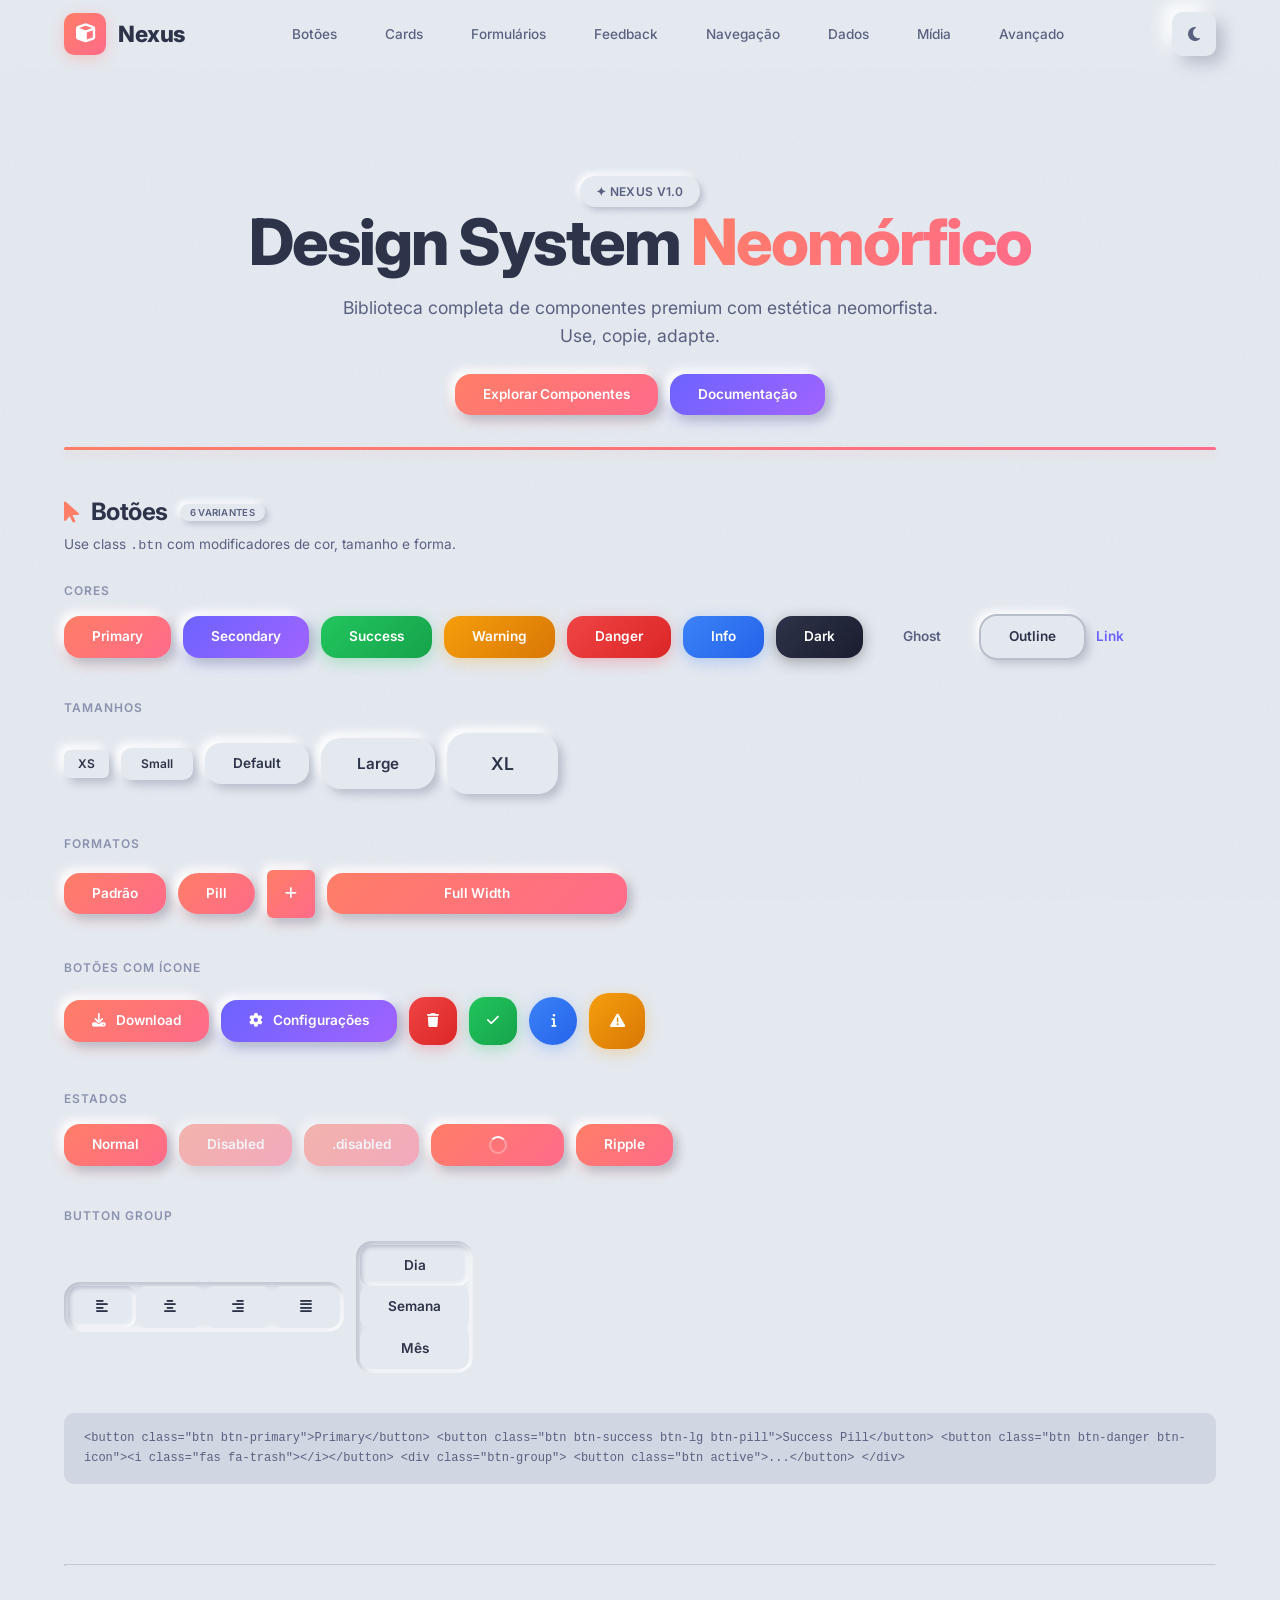
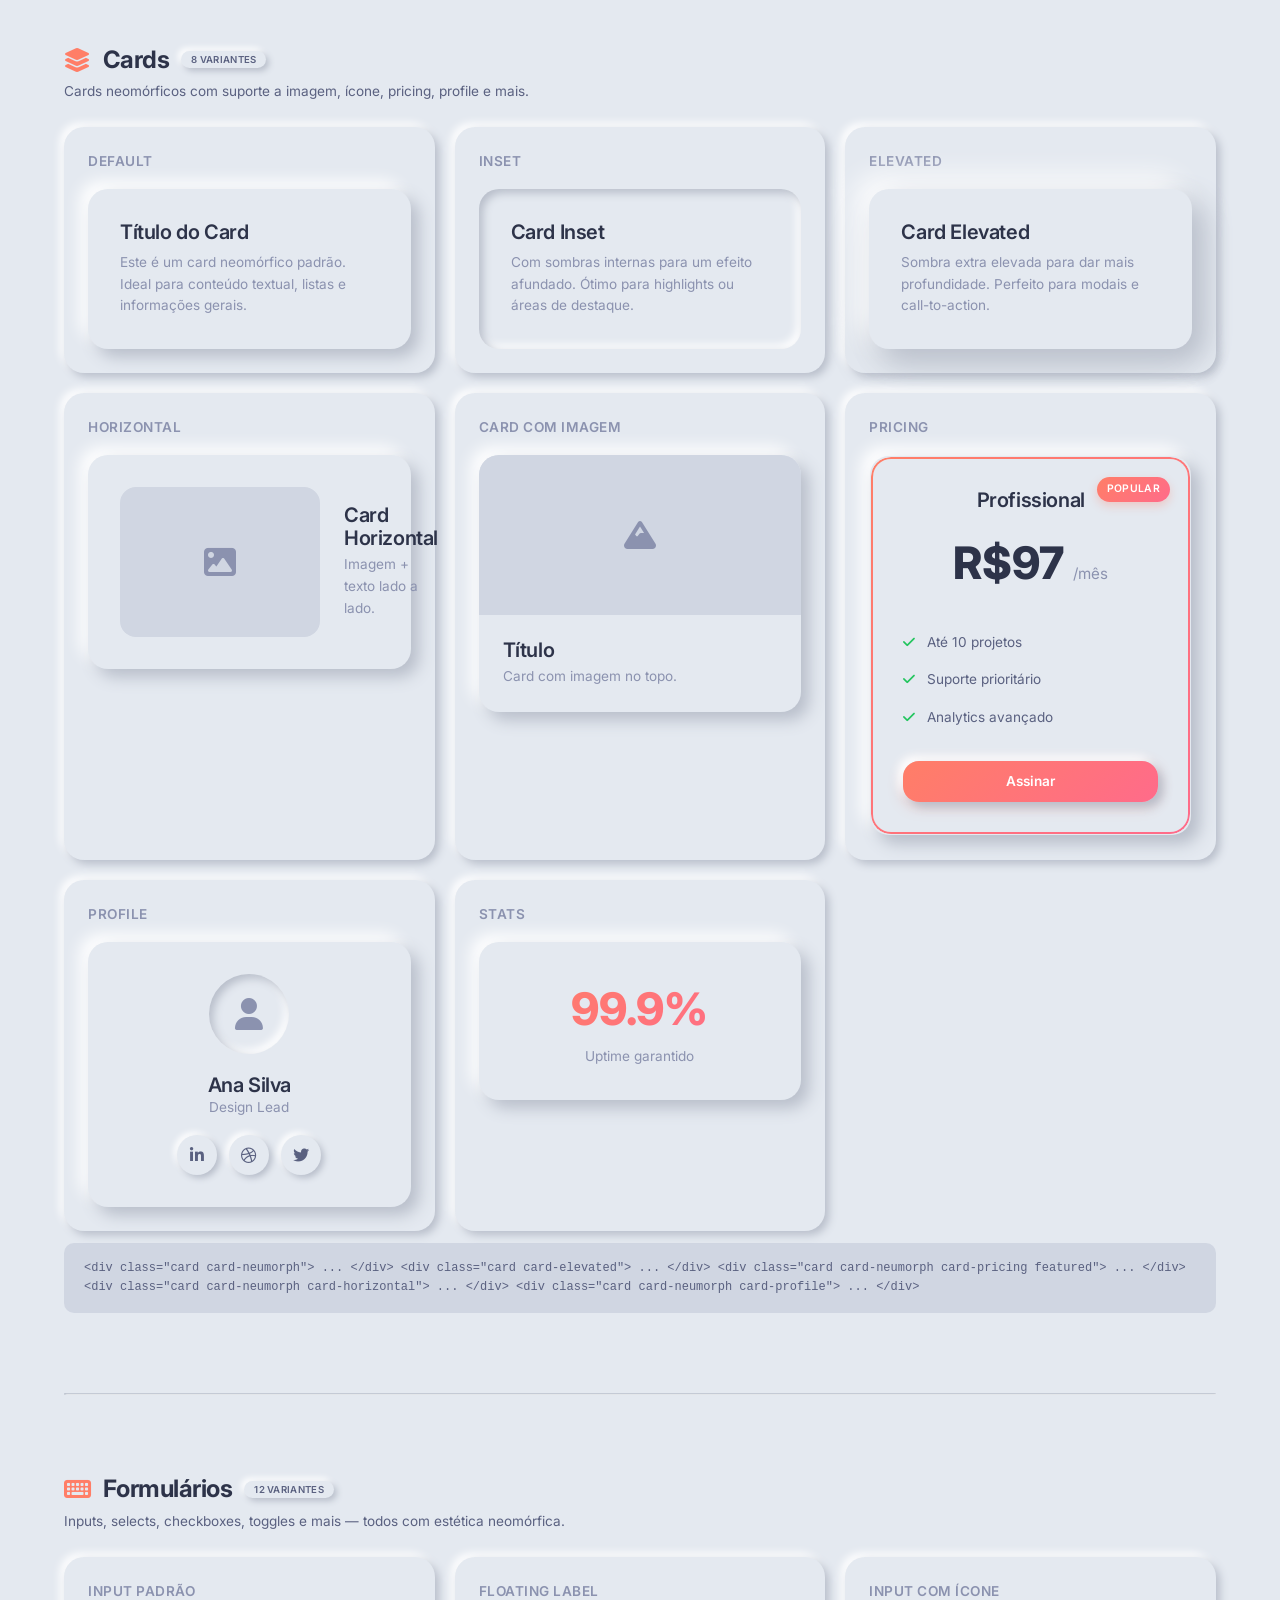
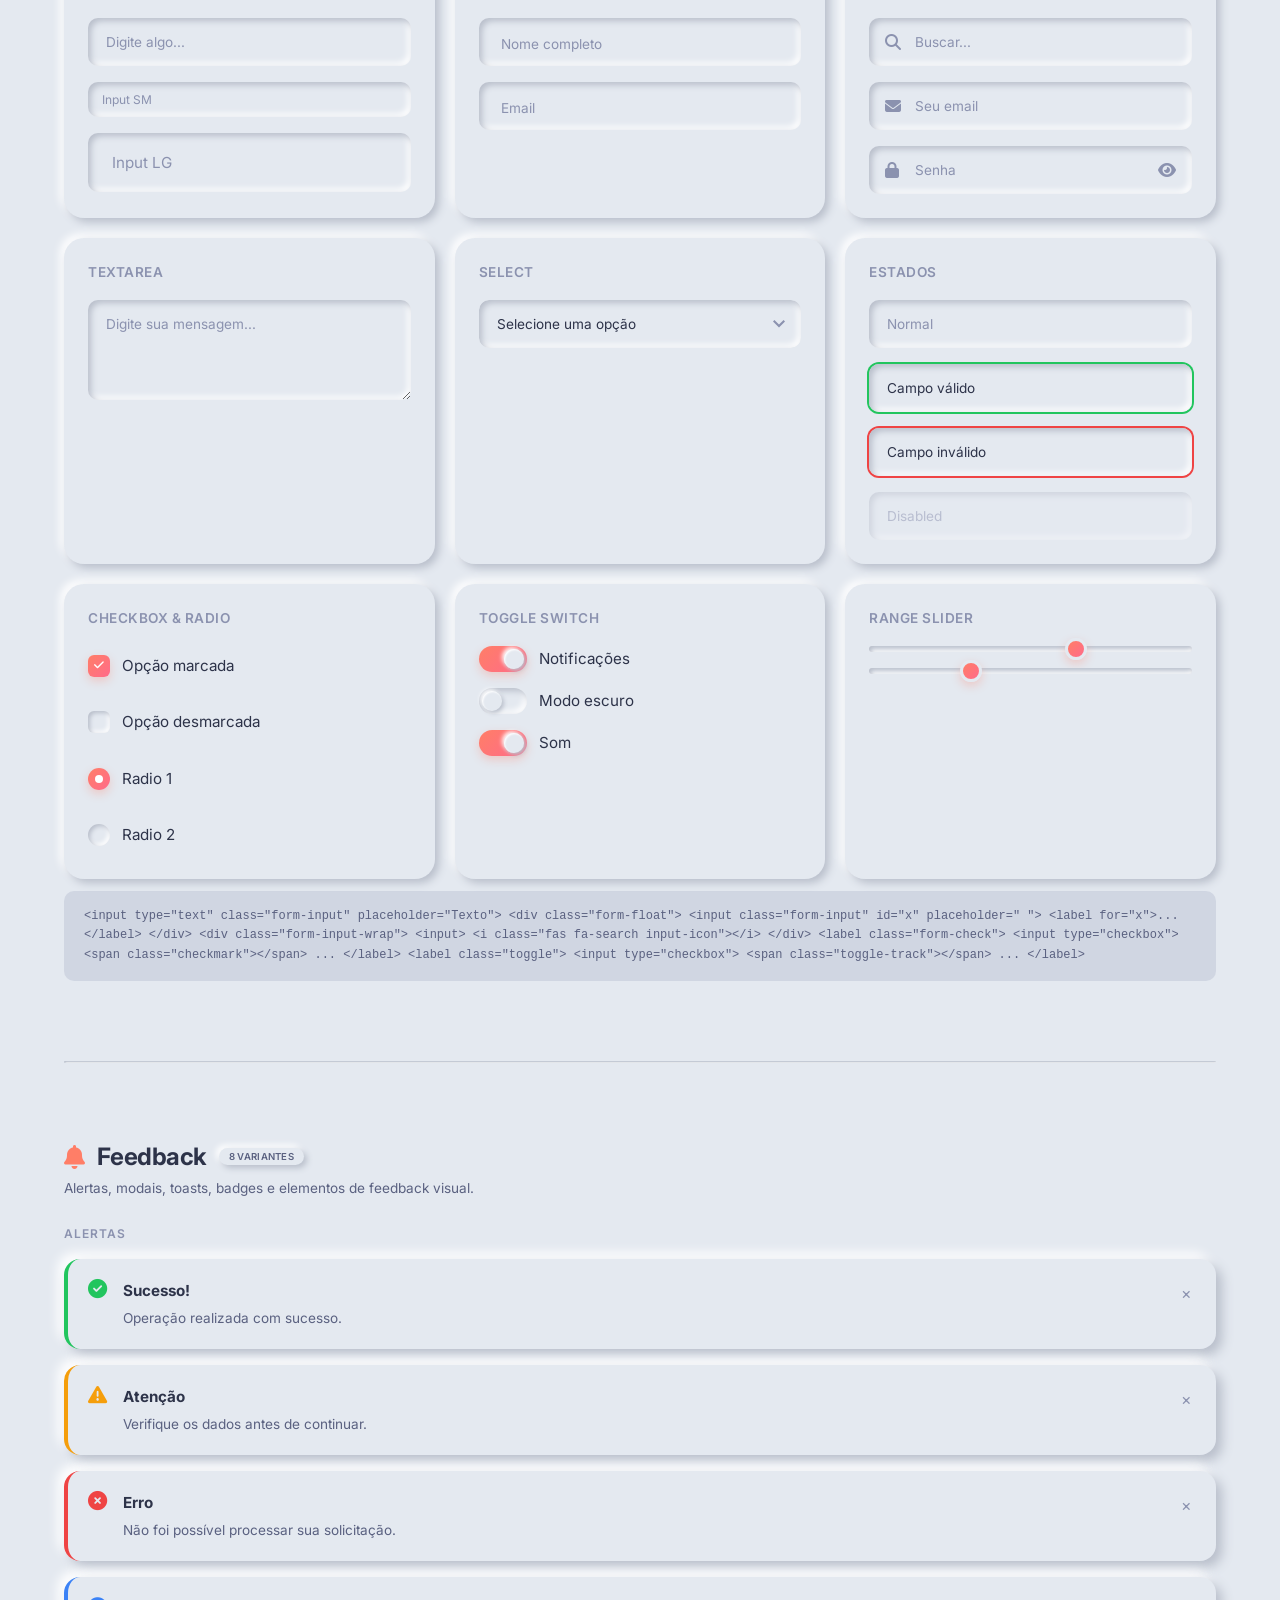
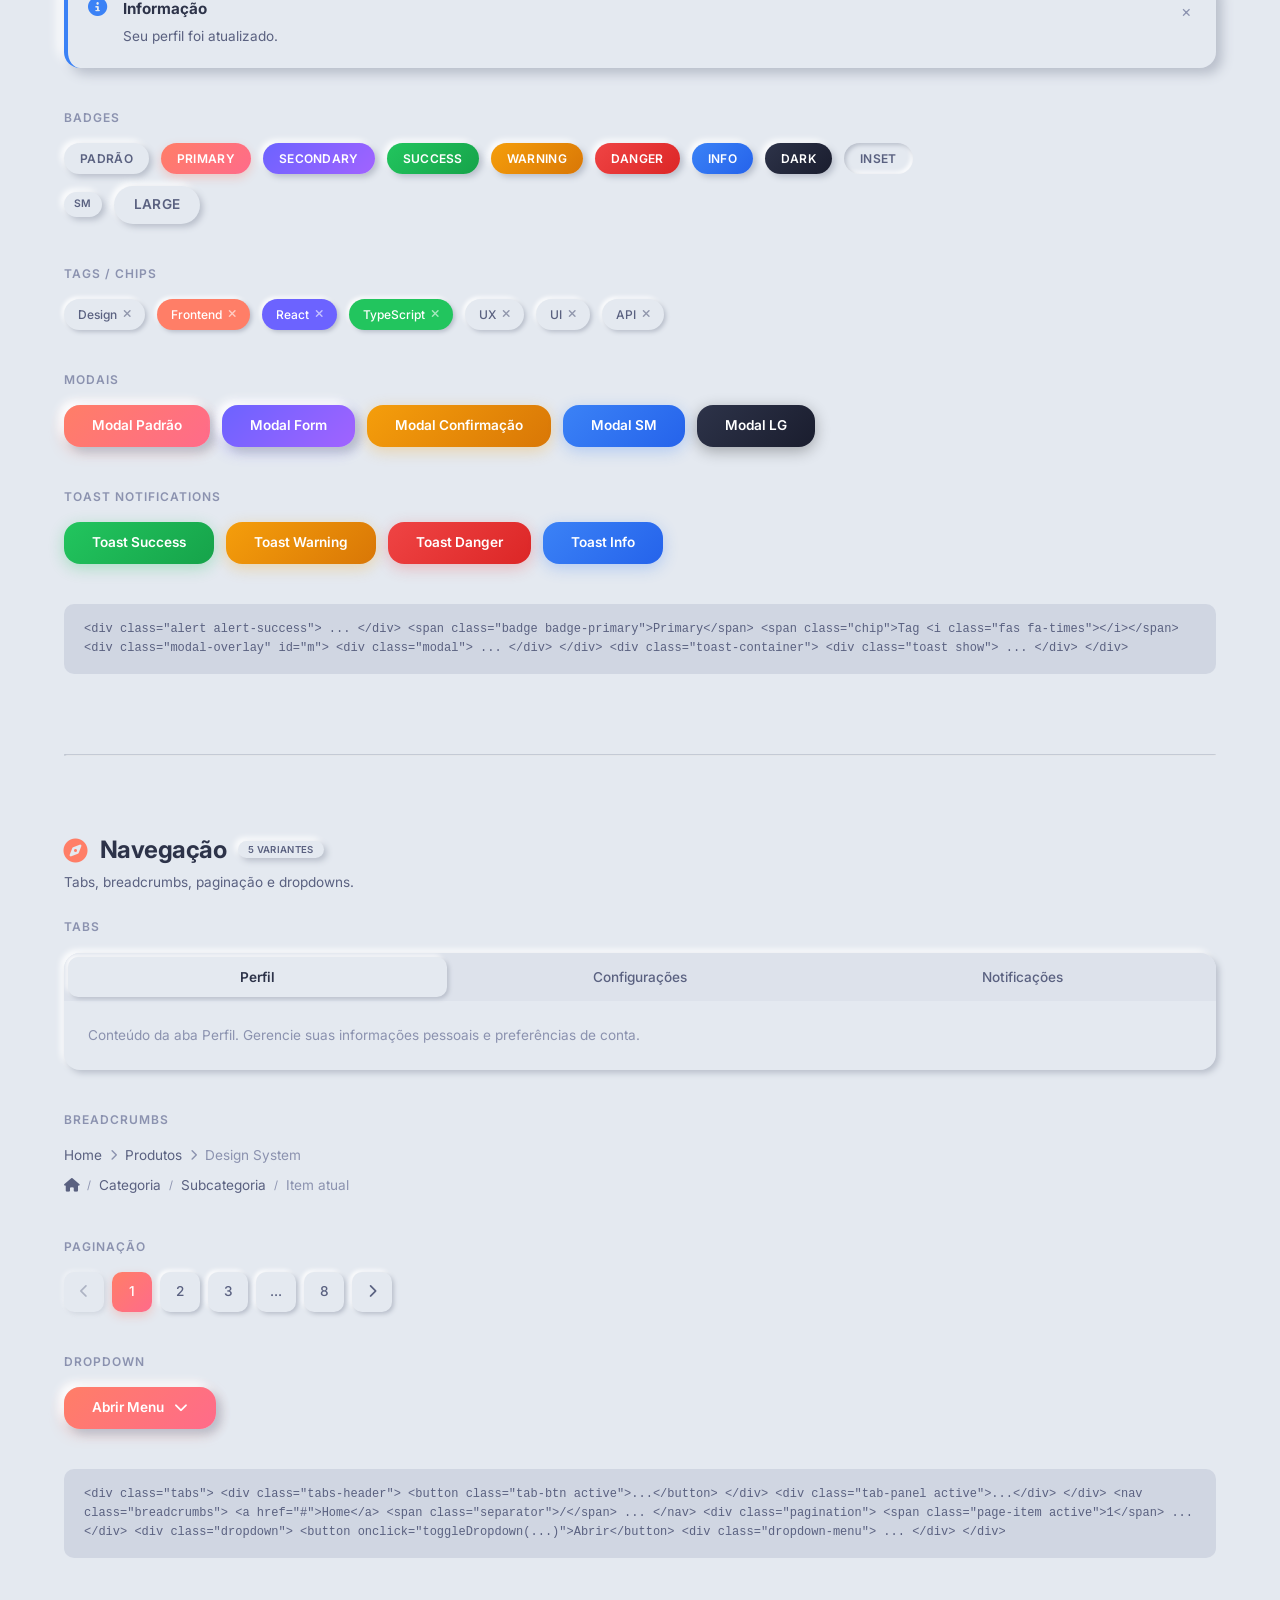
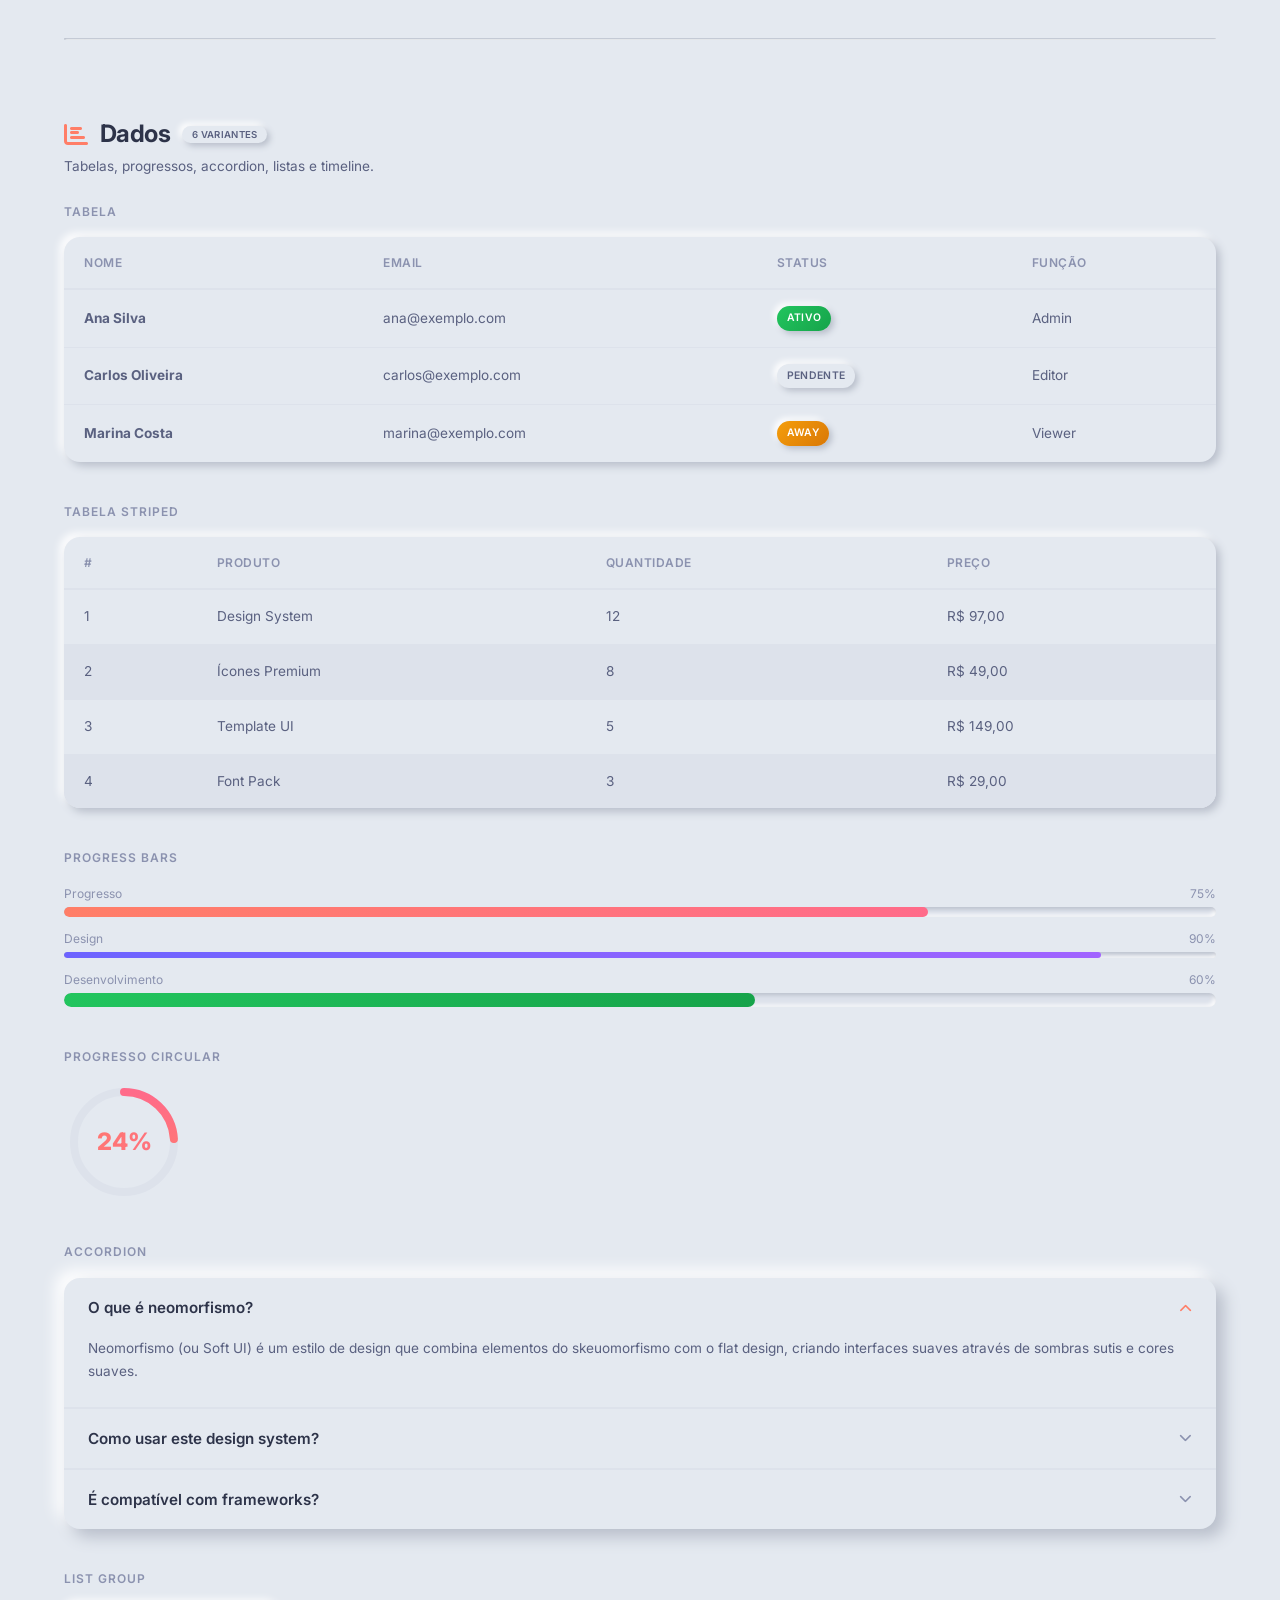
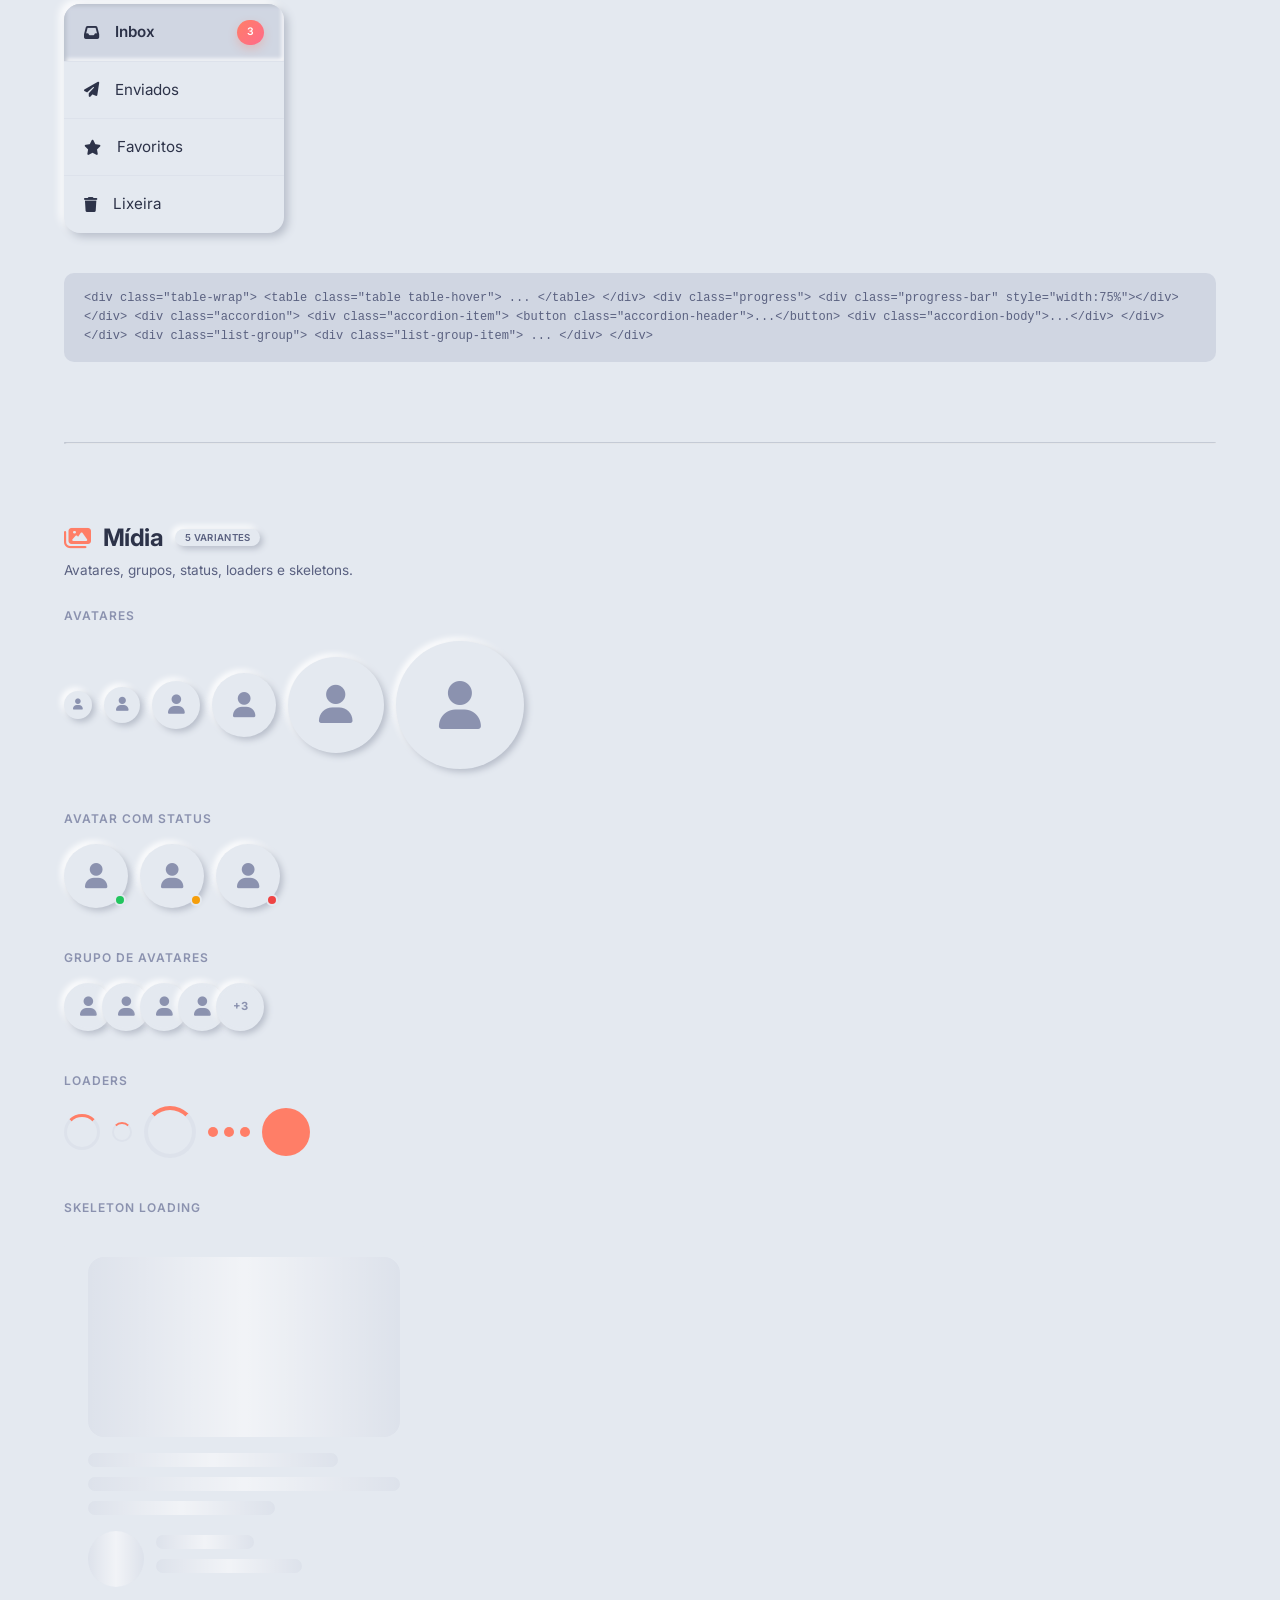
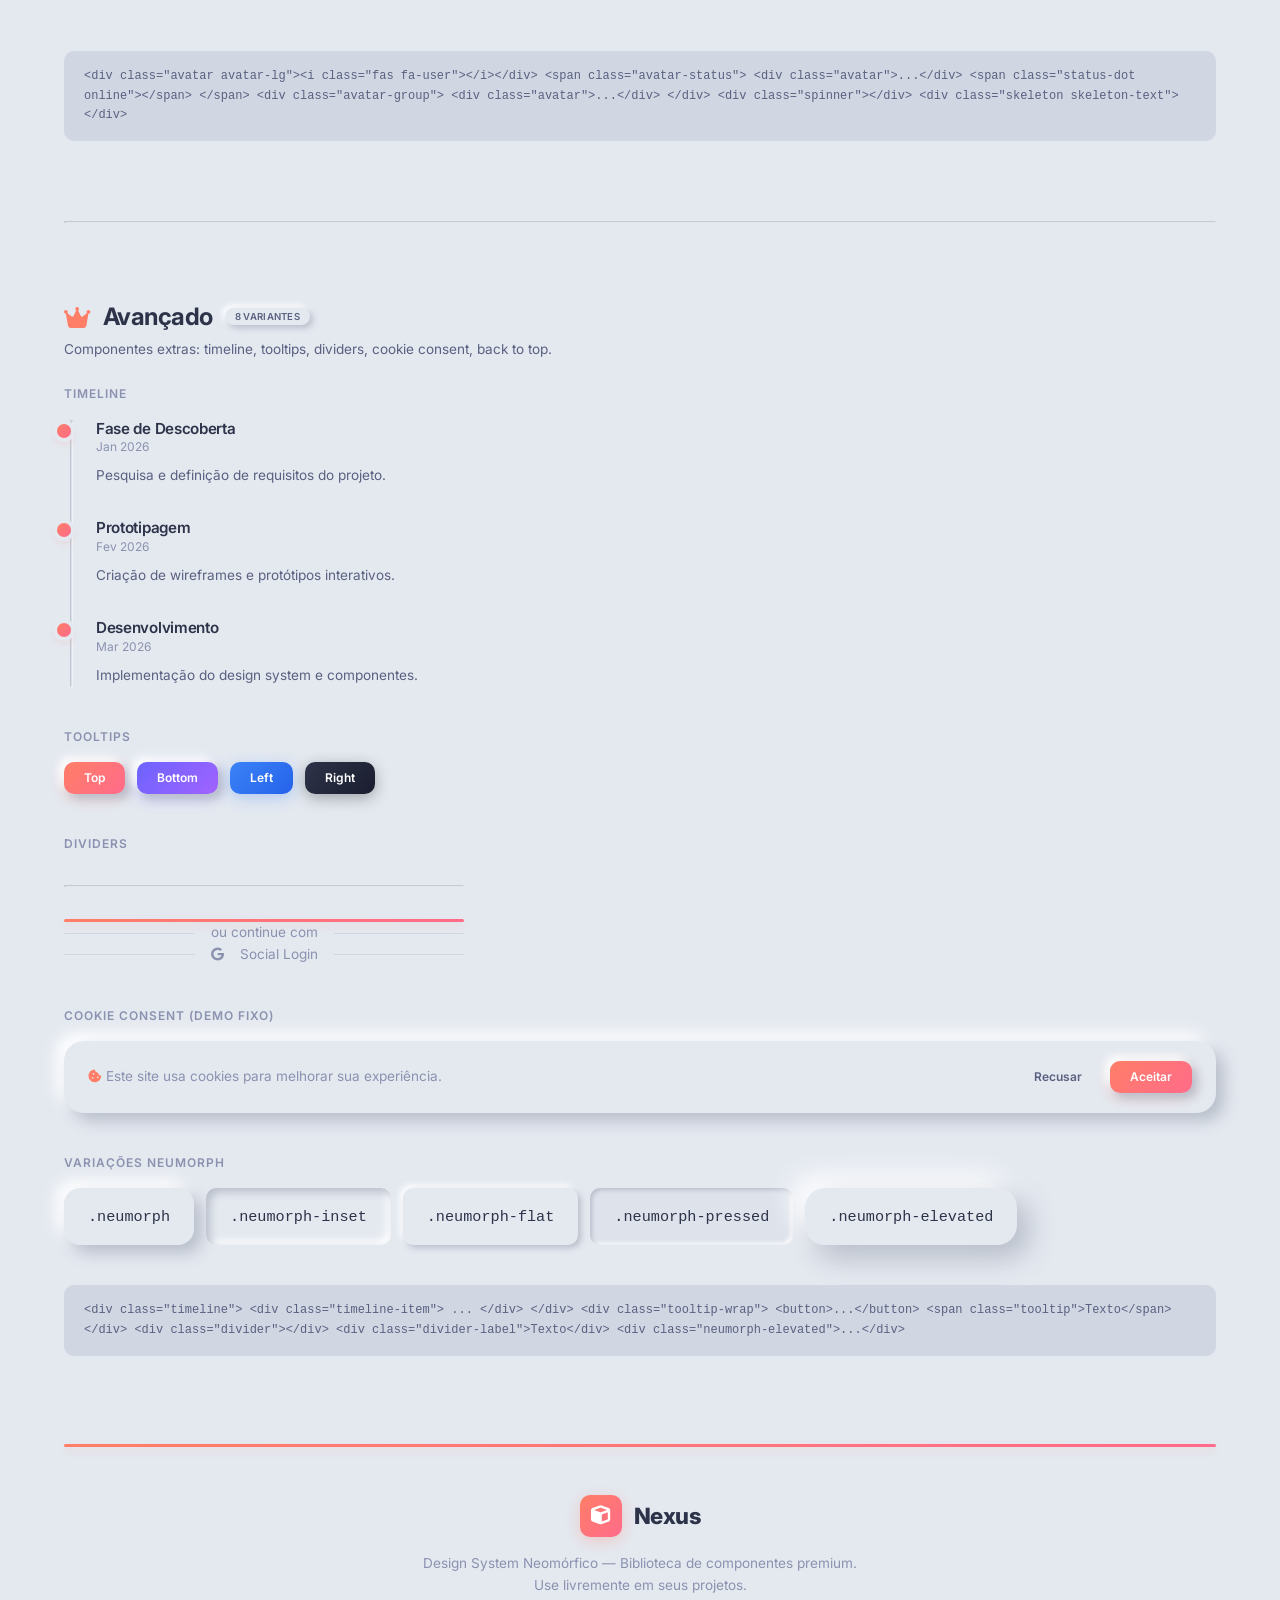
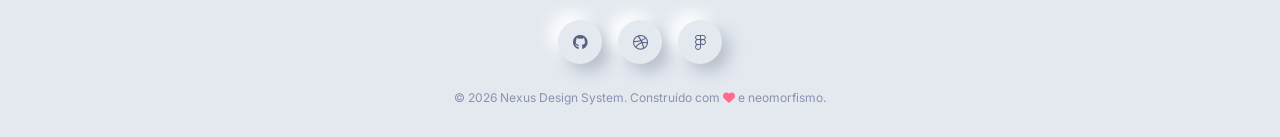
<file: Site Neomorfismo/index.html>
<!DOCTYPE html>
<html lang="pt-BR">
<head>
  <meta charset="UTF-8">
  <meta name="viewport" content="width=device-width, initial-scale=1.0">
  <meta name="description" content="Nexus Design System — Componentes Neomórficos Premium">
  <title>Nexus DS — Vitrine de Componentes</title>
  <link rel="preconnect" href="https://fonts.googleapis.com">
  <link rel="preconnect" href="https://fonts.gstatic.com" crossorigin>
  <link href="https://fonts.googleapis.com/css2?family=Inter:wght@300;400;500;600;700;800&display=swap" rel="stylesheet">
  <link rel="stylesheet" href="https://cdnjs.cloudflare.com/ajax/libs/font-awesome/6.5.0/css/all.min.css">
  <link rel="stylesheet" href="style.css">
</head>
<body>

  <div class="noise"></div>

  <!-- ============================================================
       NAVBAR
       ============================================================ -->
  <nav class="navbar" id="navbar">
    <div class="container nav-container">
      <a href="#" class="logo">
        <span class="logo-icon"><i class="fas fa-cube"></i></span>
        <span class="logo-text">Nexus</span>
      </a>
      <ul class="nav-links" id="navLinks">
        <li><a href="#buttons" class="nav-link">Botões</a></li>
        <li><a href="#cards" class="nav-link">Cards</a></li>
        <li><a href="#forms" class="nav-link">Formulários</a></li>
        <li><a href="#feedback" class="nav-link">Feedback</a></li>
        <li><a href="#navigation" class="nav-link">Navegação</a></li>
        <li><a href="#data" class="nav-link">Dados</a></li>
        <li><a href="#media" class="nav-link">Mídia</a></li>
        <li><a href="#advanced" class="nav-link">Avançado</a></li>
      </ul>
      <div class="nav-actions" style="display:flex;align-items:center;gap:10px">
        <button class="theme-toggle neumorph" id="themeToggle" aria-label="Alternar tema" style="width:44px;height:44px;display:flex;align-items:center;justify-content:center;border:none;cursor:pointer;color:var(--text-secondary);font-size:1rem;background:var(--bg-card);border-radius:var(--radius-sm);transition:all var(--transition-base)">
          <i class="fas fa-moon"></i>
        </button>
        <button class="menu-toggle neumorph" id="menuToggle" aria-label="Abrir menu" style="width:44px;height:44px;display:none;align-items:center;justify-content:center;border:none;cursor:pointer;color:var(--text-secondary);font-size:1rem;background:var(--bg-card);border-radius:var(--radius-sm);transition:all var(--transition-base)">
          <i class="fas fa-bars"></i>
        </button>
      </div>
    </div>
  </nav>

  <!-- ============================================================
       SHOWCASE HERO
       ============================================================ -->
  <main class="showcase-page">
    <div class="container">
      <div class="showcase-hero fade-in visible">
        <span class="badge">✦ Nexus v1.0</span>
        <h1>Design System <span class="text-gradient">Neomórfico</span></h1>
        <p>Biblioteca completa de componentes premium com estética neomorfista. Use, copie, adapte.</p>
        <div style="display:flex;gap:12px;justify-content:center;flex-wrap:wrap">
          <a href="#buttons" class="btn btn-primary">Explorar Componentes</a>
          <a href="NEOMORPHISM.md" class="btn btn-secondary">Documentação</a>
        </div>
      </div>

      <div class="divider-gradient"></div>

      <!-- ============================================================
           BOTÕES
           ============================================================ -->
      <section class="showcase-section" id="buttons">
        <h2 class="showcase-section-title">
          <i class="fas fa-mouse-pointer text-accent"></i> Botões
          <span class="badge badge-sm">6 variantes</span>
        </h2>
        <p class="showcase-section-desc">Use class <code class="mono">.btn</code> com modificadores de cor, tamanho e forma.</p>

        <!-- Cores -->
        <div class="component-demo">
          <div class="component-demo-label">Cores</div>
          <div class="component-row">
            <button class="btn btn-primary">Primary</button>
            <button class="btn btn-secondary">Secondary</button>
            <button class="btn btn-success">Success</button>
            <button class="btn btn-warning">Warning</button>
            <button class="btn btn-danger">Danger</button>
            <button class="btn btn-info">Info</button>
            <button class="btn btn-dark">Dark</button>
            <button class="btn btn-ghost">Ghost</button>
            <button class="btn btn-outline">Outline</button>
            <button class="btn btn-link">Link</button>
          </div>
        </div>

        <!-- Tamanhos -->
        <div class="component-demo">
          <div class="component-demo-label">Tamanhos</div>
          <div class="component-row">
            <button class="btn btn-xs">XS</button>
            <button class="btn btn-sm">Small</button>
            <button class="btn">Default</button>
            <button class="btn btn-lg">Large</button>
            <button class="btn btn-xl">XL</button>
          </div>
        </div>

        <!-- Formatos -->
        <div class="component-demo">
          <div class="component-demo-label">Formatos</div>
          <div class="component-row">
            <button class="btn btn-primary">Padrão</button>
            <button class="btn btn-primary btn-pill">Pill</button>
            <button class="btn btn-primary btn-square"><i class="fas fa-plus"></i></button>
            <button class="btn btn-primary btn-full" style="max-width:300px">Full Width</button>
          </div>
        </div>

        <!-- Icon Button -->
        <div class="component-demo">
          <div class="component-demo-label">Botões com Ícone</div>
          <div class="component-row">
            <button class="btn btn-primary"><i class="fas fa-download"></i> Download</button>
            <button class="btn btn-secondary"><i class="fas fa-cog"></i> Configurações</button>
            <button class="btn btn-danger btn-icon" aria-label="Deletar"><i class="fas fa-trash"></i></button>
            <button class="btn btn-success btn-icon" aria-label="Check"><i class="fas fa-check"></i></button>
            <button class="btn btn-info btn-icon btn-pill" aria-label="Info"><i class="fas fa-info"></i></button>
            <button class="btn btn-warning btn-icon btn-lg" aria-label="Warning"><i class="fas fa-exclamation-triangle"></i></button>
          </div>
        </div>

        <!-- Estados -->
        <div class="component-demo">
          <div class="component-demo-label">Estados</div>
          <div class="component-row">
            <button class="btn btn-primary">Normal</button>
            <button class="btn btn-primary" disabled>Disabled</button>
            <button class="btn btn-primary disabled">.disabled</button>
            <button class="btn btn-primary btn-loading">
              <span class="btn-text">Carregando</span>
              <span class="btn-spinner"></span>
            </button>
            <button class="btn btn-primary" id="rippleBtn">Ripple <span class="ripple"></span></button>
          </div>
        </div>

        <!-- Button Group -->
        <div class="component-demo">
          <div class="component-demo-label">Button Group</div>
          <div class="component-row">
            <div class="btn-group">
              <button class="btn active"><i class="fas fa-align-left"></i></button>
              <button class="btn"><i class="fas fa-align-center"></i></button>
              <button class="btn"><i class="fas fa-align-right"></i></button>
              <button class="btn"><i class="fas fa-align-justify"></i></button>
            </div>
            <div class="btn-group" style="flex-direction:column">
              <button class="btn active">Dia</button>
              <button class="btn">Semana</button>
              <button class="btn">Mês</button>
            </div>
          </div>
        </div>

        <div class="code-snippet">&lt;button class="btn btn-primary"&gt;Primary&lt;/button&gt;
&lt;button class="btn btn-success btn-lg btn-pill"&gt;Success Pill&lt;/button&gt;
&lt;button class="btn btn-danger btn-icon"&gt;&lt;i class="fas fa-trash"&gt;&lt;/i&gt;&lt;/button&gt;
&lt;div class="btn-group"&gt; &lt;button class="btn active"&gt;...&lt;/button&gt; &lt;/div&gt;</div>
      </section>

      <div class="divider"></div>

      <!-- ============================================================
           CARDS
           ============================================================ -->
      <section class="showcase-section" id="cards">
        <h2 class="showcase-section-title">
          <i class="fas fa-layer-group text-accent"></i> Cards
          <span class="badge badge-sm">8 variantes</span>
        </h2>
        <p class="showcase-section-desc">Cards neomórficos com suporte a imagem, ícone, pricing, profile e mais.</p>

        <div class="component-grid">
          <!-- Card Default -->
          <div class="component-card">
            <div class="component-card-title">Default</div>
            <div class="component-card-content">
              <div class="card card-neumorph">
                <h3 class="heading-3 mb-2">Título do Card</h3>
                <p class="body-small text-muted">Este é um card neomórfico padrão. Ideal para conteúdo textual, listas e informações gerais.</p>
              </div>
            </div>
          </div>

          <!-- Card Inset -->
          <div class="component-card">
            <div class="component-card-title">Inset</div>
            <div class="component-card-content">
              <div class="card card-inset">
                <h3 class="heading-3 mb-2">Card Inset</h3>
                <p class="body-small text-muted">Com sombras internas para um efeito afundado. Ótimo para highlights ou áreas de destaque.</p>
              </div>
            </div>
          </div>

          <!-- Card Elevated -->
          <div class="component-card">
            <div class="component-card-title">Elevated</div>
            <div class="component-card-content">
              <div class="card card-elevated">
                <h3 class="heading-3 mb-2">Card Elevated</h3>
                <p class="body-small text-muted">Sombra extra elevada para dar mais profundidade. Perfeito para modais e call-to-action.</p>
              </div>
            </div>
          </div>

          <!-- Card Horizontal -->
          <div class="component-card">
            <div class="component-card-title">Horizontal</div>
            <div class="component-card-content">
              <div class="card card-neumorph card-horizontal">
                <div class="card-media"><i class="fas fa-image"></i></div>
                <div>
                  <h3 class="heading-3 mb-1">Card Horizontal</h3>
                  <p class="body-small text-muted">Imagem + texto lado a lado.</p>
                </div>
              </div>
            </div>
          </div>

          <!-- Card com Imagem -->
          <div class="component-card">
            <div class="component-card-title">Card com Imagem</div>
            <div class="component-card-content">
              <div class="card card-neumorph card-image">
                <div style="width:100%;height:160px;background:var(--bg-tertiary);display:flex;align-items:center;justify-content:center;color:var(--text-muted);font-size:2rem"><i class="fas fa-mountain"></i></div>
                <div class="card-body">
                  <h3 class="heading-3 mb-1">Título</h3>
                  <p class="body-small text-muted">Card com imagem no topo.</p>
                </div>
              </div>
            </div>
          </div>

          <!-- Card Pricing -->
          <div class="component-card">
            <div class="component-card-title">Pricing</div>
            <div class="component-card-content">
              <div class="card card-neumorph card-pricing featured">
                <span class="badge badge-primary badge-sm card-badge">Popular</span>
                <h3 class="heading-3">Profissional</h3>
                <div class="card-price">R$97 <small>/mês</small></div>
                <ul class="card-features">
                  <li><i class="fas fa-check"></i> Até 10 projetos</li>
                  <li><i class="fas fa-check"></i> Suporte prioritário</li>
                  <li><i class="fas fa-check"></i> Analytics avançado</li>
                </ul>
                <button class="btn btn-primary btn-full">Assinar</button>
              </div>
            </div>
          </div>

          <!-- Card Profile -->
          <div class="component-card">
            <div class="component-card-title">Profile</div>
            <div class="component-card-content">
              <div class="card card-neumorph card-profile">
                <div class="card-avatar neumorph-inset"><i class="fas fa-user"></i></div>
                <h3 class="heading-3">Ana Silva</h3>
                <div class="card-role">Design Lead</div>
                <div class="card-social">
                  <a href="#" class="neumorph-flat"><i class="fab fa-linkedin-in"></i></a>
                  <a href="#" class="neumorph-flat"><i class="fab fa-dribbble"></i></a>
                  <a href="#" class="neumorph-flat"><i class="fab fa-twitter"></i></a>
                </div>
              </div>
            </div>
          </div>

          <!-- Card Stats -->
          <div class="component-card">
            <div class="component-card-title">Stats</div>
            <div class="component-card-content">
              <div class="card card-neumorph card-stats">
                <div class="stat-number text-gradient">99.9%</div>
                <div class="stat-label">Uptime garantido</div>
              </div>
            </div>
          </div>
        </div>

        <div class="code-snippet mt-5">&lt;div class="card card-neumorph"&gt; ... &lt;/div&gt;
&lt;div class="card card-elevated"&gt; ... &lt;/div&gt;
&lt;div class="card card-neumorph card-pricing featured"&gt; ... &lt;/div&gt;
&lt;div class="card card-neumorph card-horizontal"&gt; ... &lt;/div&gt;
&lt;div class="card card-neumorph card-profile"&gt; ... &lt;/div&gt;</div>
      </section>

      <div class="divider"></div>

      <!-- ============================================================
           FORMULÁRIOS
           ============================================================ -->
      <section class="showcase-section" id="forms">
        <h2 class="showcase-section-title">
          <i class="fas fa-keyboard text-accent"></i> Formulários
          <span class="badge badge-sm">12 variantes</span>
        </h2>
        <p class="showcase-section-desc">Inputs, selects, checkboxes, toggles e mais — todos com estética neomórfica.</p>

        <div class="component-grid">
          <!-- Input Padrão -->
          <div class="component-card">
            <div class="component-card-title">Input Padrão</div>
            <div class="component-card-content">
              <input type="text" class="form-input" placeholder="Digite algo...">
              <input type="text" class="form-input form-input-sm" placeholder="Input SM">
              <input type="text" class="form-input form-input-lg" placeholder="Input LG">
            </div>
          </div>

          <!-- Floating Label -->
          <div class="component-card">
            <div class="component-card-title">Floating Label</div>
            <div class="component-card-content">
              <div class="form-float">
                <input type="text" class="form-input" id="float1" placeholder=" ">
                <label for="float1" class="form-label">Nome completo</label>
              </div>
              <div class="form-float">
                <input type="email" class="form-input" id="float2" placeholder=" ">
                <label for="float2" class="form-label">Email</label>
              </div>
            </div>
          </div>

          <!-- Input com Ícone -->
          <div class="component-card">
            <div class="component-card-title">Input com Ícone</div>
            <div class="component-card-content">
              <div class="form-input-wrap">
                <input type="text" class="form-input" placeholder="Buscar...">
                <i class="fas fa-search input-icon"></i>
              </div>
              <div class="form-input-wrap">
                <input type="email" class="form-input" placeholder="Seu email">
                <i class="fas fa-envelope input-icon"></i>
              </div>
              <div class="form-input-wrap">
                <input type="password" class="form-input" placeholder="Senha">
                <i class="fas fa-lock input-icon"></i>
                <i class="fas fa-eye input-icon input-right-icon" style="cursor:pointer"></i>
              </div>
            </div>
          </div>

          <!-- Textarea -->
          <div class="component-card">
            <div class="component-card-title">Textarea</div>
            <div class="component-card-content">
              <textarea class="form-input" rows="3" placeholder="Digite sua mensagem..."></textarea>
            </div>
          </div>

          <!-- Select -->
          <div class="component-card">
            <div class="component-card-title">Select</div>
            <div class="component-card-content">
              <select class="form-input form-select">
                <option>Selecione uma opção</option>
                <option>Opção 1</option>
                <option>Opção 2</option>
                <option>Opção 3</option>
              </select>
            </div>
          </div>

          <!-- Estados -->
          <div class="component-card">
            <div class="component-card-title">Estados</div>
            <div class="component-card-content">
              <input type="text" class="form-input" placeholder="Normal">
              <input type="text" class="form-input success" placeholder="Success" value="Campo válido">
              <input type="text" class="form-input error" placeholder="Error" value="Campo inválido">
              <input type="text" class="form-input" placeholder="Disabled" disabled>
            </div>
          </div>

          <!-- Checkbox & Radio -->
          <div class="component-card">
            <div class="component-card-title">Checkbox & Radio</div>
            <div class="component-card-content">
              <label class="form-check">
                <input type="checkbox" checked>
                <span class="checkmark"></span>
                <span>Opção marcada</span>
              </label>
              <label class="form-check">
                <input type="checkbox">
                <span class="checkmark"></span>
                <span>Opção desmarcada</span>
              </label>
              <label class="form-check">
                <input type="radio" name="radio" checked>
                <span class="checkmark"></span>
                <span>Radio 1</span>
              </label>
              <label class="form-check">
                <input type="radio" name="radio">
                <span class="checkmark"></span>
                <span>Radio 2</span>
              </label>
            </div>
          </div>

          <!-- Toggle Switch -->
          <div class="component-card">
            <div class="component-card-title">Toggle Switch</div>
            <div class="component-card-content">
              <label class="toggle">
                <input type="checkbox" checked>
                <span class="toggle-track"></span>
                <span>Notificações</span>
              </label>
              <label class="toggle">
                <input type="checkbox">
                <span class="toggle-track"></span>
                <span>Modo escuro</span>
              </label>
              <label class="toggle">
                <input type="checkbox" checked>
                <span class="toggle-track"></span>
                <span>Som</span>
              </label>
            </div>
          </div>

          <!-- Range Slider -->
          <div class="component-card">
            <div class="component-card-title">Range Slider</div>
            <div class="component-card-content">
              <input type="range" class="form-range" min="0" max="100" value="65">
              <input type="range" class="form-range" min="0" max="100" value="30">
            </div>
          </div>
        </div>

        <div class="code-snippet mt-5">&lt;input type="text" class="form-input" placeholder="Texto"&gt;
&lt;div class="form-float"&gt; &lt;input class="form-input" id="x" placeholder=" "&gt; &lt;label for="x"&gt;...&lt;/label&gt; &lt;/div&gt;
&lt;div class="form-input-wrap"&gt; &lt;input&gt; &lt;i class="fas fa-search input-icon"&gt;&lt;/i&gt; &lt;/div&gt;
&lt;label class="form-check"&gt; &lt;input type="checkbox"&gt; &lt;span class="checkmark"&gt;&lt;/span&gt; ... &lt;/label&gt;
&lt;label class="toggle"&gt; &lt;input type="checkbox"&gt; &lt;span class="toggle-track"&gt;&lt;/span&gt; ... &lt;/label&gt;</div>
      </section>

      <div class="divider"></div>

      <!-- ============================================================
           FEEDBACK (Alerts, Modal, Toast, Badges)
           ============================================================ -->
      <section class="showcase-section" id="feedback">
        <h2 class="showcase-section-title">
          <i class="fas fa-bell text-accent"></i> Feedback
          <span class="badge badge-sm">8 variantes</span>
        </h2>
        <p class="showcase-section-desc">Alertas, modais, toasts, badges e elementos de feedback visual.</p>

        <!-- Alerts -->
        <div class="component-demo">
          <div class="component-demo-label">Alertas</div>
          <div class="alert alert-success">
            <i class="fas fa-check-circle alert-icon"></i>
            <div class="alert-content">
              <strong>Sucesso!</strong>
              <p>Operação realizada com sucesso.</p>
            </div>
            <button class="alert-close">&times;</button>
          </div>
          <div class="alert alert-warning">
            <i class="fas fa-exclamation-triangle alert-icon"></i>
            <div class="alert-content">
              <strong>Atenção</strong>
              <p>Verifique os dados antes de continuar.</p>
            </div>
            <button class="alert-close">&times;</button>
          </div>
          <div class="alert alert-danger">
            <i class="fas fa-times-circle alert-icon"></i>
            <div class="alert-content">
              <strong>Erro</strong>
              <p>Não foi possível processar sua solicitação.</p>
            </div>
            <button class="alert-close">&times;</button>
          </div>
          <div class="alert alert-info">
            <i class="fas fa-info-circle alert-icon"></i>
            <div class="alert-content">
              <strong>Informação</strong>
              <p>Seu perfil foi atualizado.</p>
            </div>
            <button class="alert-close">&times;</button>
          </div>
        </div>

        <!-- Badges -->
        <div class="component-demo">
          <div class="component-demo-label">Badges</div>
          <div class="component-row">
            <span class="badge">Padrão</span>
            <span class="badge badge-primary">Primary</span>
            <span class="badge badge-secondary">Secondary</span>
            <span class="badge badge-success">Success</span>
            <span class="badge badge-warning">Warning</span>
            <span class="badge badge-danger">Danger</span>
            <span class="badge badge-info">Info</span>
            <span class="badge badge-dark">Dark</span>
            <span class="badge badge-inset">Inset</span>
          </div>
          <div class="component-row mt-3">
            <span class="badge badge-sm">SM</span>
            <span class="badge badge-lg">Large</span>
          </div>
        </div>

        <!-- Chips / Tags -->
        <div class="component-demo">
          <div class="component-demo-label">Tags / Chips</div>
          <div class="component-row">
            <span class="chip">Design <i class="fas fa-times"></i></span>
            <span class="chip chip-primary">Frontend <i class="fas fa-times"></i></span>
            <span class="chip chip-secondary">React <i class="fas fa-times"></i></span>
            <span class="chip chip-success">TypeScript <i class="fas fa-times"></i></span>
            <span class="chip">UX <i class="fas fa-times"></i></span>
            <span class="chip">UI <i class="fas fa-times"></i></span>
            <span class="chip">API <i class="fas fa-times"></i></span>
          </div>
        </div>

        <!-- Modals -->
        <div class="component-demo">
          <div class="component-demo-label">Modais</div>
          <div class="component-row">
            <button class="btn btn-primary" onclick="openModal('modalDefault')">Modal Padrão</button>
            <button class="btn btn-secondary" onclick="openModal('modalForm')">Modal Form</button>
            <button class="btn btn-warning" onclick="openModal('modalConfirm')">Modal Confirmação</button>
            <button class="btn btn-info" onclick="openModal('modalSm')">Modal SM</button>
            <button class="btn btn-dark" onclick="openModal('modalLg')">Modal LG</button>
          </div>
        </div>

        <!-- Toasts -->
        <div class="component-demo">
          <div class="component-demo-label">Toast Notifications</div>
          <div class="component-row">
            <button class="btn btn-success" onclick="showToast('success','Sucesso!','Operação concluída.')">Toast Success</button>
            <button class="btn btn-warning" onclick="showToast('warning','Atenção!','Verifique os dados.')">Toast Warning</button>
            <button class="btn btn-danger" onclick="showToast('danger','Erro!','Algo deu errado.')">Toast Danger</button>
            <button class="btn btn-info" onclick="showToast('info','Info','Atualização disponível.')">Toast Info</button>
          </div>
        </div>

        <div class="code-snippet mt-5">&lt;div class="alert alert-success"&gt; ... &lt;/div&gt;
&lt;span class="badge badge-primary"&gt;Primary&lt;/span&gt;
&lt;span class="chip"&gt;Tag &lt;i class="fas fa-times"&gt;&lt;/i&gt;&lt;/span&gt;
&lt;div class="modal-overlay" id="m"&gt; &lt;div class="modal"&gt; ... &lt;/div&gt; &lt;/div&gt;
&lt;div class="toast-container"&gt; &lt;div class="toast show"&gt; ... &lt;/div&gt; &lt;/div&gt;</div>
      </section>

      <div class="divider"></div>

      <!-- ============================================================
           NAVEGAÇÃO (Tabs, Breadcrumbs, Pagination)
           ============================================================ -->
      <section class="showcase-section" id="navigation">
        <h2 class="showcase-section-title">
          <i class="fas fa-compass text-accent"></i> Navegação
          <span class="badge badge-sm">5 variantes</span>
        </h2>
        <p class="showcase-section-desc">Tabs, breadcrumbs, paginação e dropdowns.</p>

        <!-- Tabs -->
        <div class="component-demo">
          <div class="component-demo-label">Tabs</div>
          <div class="tabs">
            <div class="tabs-header">
              <button class="tab-btn active" data-tab="tab1">Perfil</button>
              <button class="tab-btn" data-tab="tab2">Configurações</button>
              <button class="tab-btn" data-tab="tab3">Notificações</button>
            </div>
            <div class="tab-panel active" id="tab1">
              <p class="body-small text-muted">Conteúdo da aba Perfil. Gerencie suas informações pessoais e preferências de conta.</p>
            </div>
            <div class="tab-panel" id="tab2">
              <p class="body-small text-muted">Conteúdo da aba Configurações. Ajuste suas preferências de segurança e privacidade.</p>
            </div>
            <div class="tab-panel" id="tab3">
              <p class="body-small text-muted">Conteúdo da aba Notificações. Configure como e quando receber notificações.</p>
            </div>
          </div>
        </div>

        <!-- Breadcrumbs -->
        <div class="component-demo">
          <div class="component-demo-label">Breadcrumbs</div>
          <div class="component-row">
            <nav class="breadcrumbs">
              <a href="#">Home</a>
              <span class="separator"><i class="fas fa-chevron-right"></i></span>
              <a href="#">Produtos</a>
              <span class="separator"><i class="fas fa-chevron-right"></i></span>
              <span>Design System</span>
            </nav>
          </div>
          <div class="component-row mt-2">
            <nav class="breadcrumbs">
              <a href="#"><i class="fas fa-home"></i></a>
              <span class="separator">/</span>
              <a href="#">Categoria</a>
              <span class="separator">/</span>
              <a href="#">Subcategoria</a>
              <span class="separator">/</span>
              <span>Item atual</span>
            </nav>
          </div>
        </div>

        <!-- Pagination -->
        <div class="component-demo">
          <div class="component-demo-label">Paginação</div>
          <div class="component-row">
            <div class="pagination">
              <span class="page-item disabled"><i class="fas fa-chevron-left"></i></span>
              <span class="page-item active">1</span>
              <span class="page-item">2</span>
              <span class="page-item">3</span>
              <span class="page-item">...</span>
              <span class="page-item">8</span>
              <span class="page-item"><i class="fas fa-chevron-right"></i></span>
            </div>
          </div>
        </div>

        <!-- Dropdown -->
        <div class="component-demo">
          <div class="component-demo-label">Dropdown</div>
          <div class="component-row">
            <div class="dropdown" id="dropdown1">
              <button class="btn btn-primary" onclick="toggleDropdown('dropdown1')">
                Abrir Menu <i class="fas fa-chevron-down"></i>
              </button>
              <div class="dropdown-menu">
                <div class="dropdown-item"><i class="fas fa-user"></i> Perfil</div>
                <div class="dropdown-item"><i class="fas fa-cog"></i> Configurações</div>
                <div class="dropdown-divider"></div>
                <div class="dropdown-item"><i class="fas fa-question-circle"></i> Ajuda</div>
                <div class="dropdown-item" style="color:var(--color-danger)"><i class="fas fa-sign-out-alt"></i> Sair</div>
              </div>
            </div>
          </div>
        </div>

        <div class="code-snippet mt-5">&lt;div class="tabs"&gt; &lt;div class="tabs-header"&gt; &lt;button class="tab-btn active"&gt;...&lt;/button&gt; &lt;/div&gt; &lt;div class="tab-panel active"&gt;...&lt;/div&gt; &lt;/div&gt;
&lt;nav class="breadcrumbs"&gt; &lt;a href="#"&gt;Home&lt;/a&gt; &lt;span class="separator"&gt;/&lt;/span&gt; ... &lt;/nav&gt;
&lt;div class="pagination"&gt; &lt;span class="page-item active"&gt;1&lt;/span&gt; ... &lt;/div&gt;
&lt;div class="dropdown"&gt; &lt;button onclick="toggleDropdown(...)"&gt;Abrir&lt;/button&gt; &lt;div class="dropdown-menu"&gt; ... &lt;/div&gt; &lt;/div&gt;</div>
      </section>

      <div class="divider"></div>

      <!-- ============================================================
           DADOS (Table, Progress, Accordion, List Group)
           ============================================================ -->
      <section class="showcase-section" id="data">
        <h2 class="showcase-section-title">
          <i class="fas fa-chart-bar text-accent"></i> Dados
          <span class="badge badge-sm">6 variantes</span>
        </h2>
        <p class="showcase-section-desc">Tabelas, progressos, accordion, listas e timeline.</p>

        <!-- Table -->
        <div class="component-demo">
          <div class="component-demo-label">Tabela</div>
          <div class="table-wrap">
            <table class="table table-hover">
              <thead>
                <tr>
                  <th>Nome</th>
                  <th>Email</th>
                  <th>Status</th>
                  <th>Função</th>
                </tr>
              </thead>
              <tbody>
                <tr>
                  <td><strong>Ana Silva</strong></td>
                  <td>ana@exemplo.com</td>
                  <td><span class="badge badge-success badge-sm">Ativo</span></td>
                  <td>Admin</td>
                </tr>
                <tr>
                  <td><strong>Carlos Oliveira</strong></td>
                  <td>carlos@exemplo.com</td>
                  <td><span class="badge badge-sm">Pendente</span></td>
                  <td>Editor</td>
                </tr>
                <tr>
                  <td><strong>Marina Costa</strong></td>
                  <td>marina@exemplo.com</td>
                  <td><span class="badge badge-warning badge-sm">Away</span></td>
                  <td>Viewer</td>
                </tr>
              </tbody>
            </table>
          </div>
        </div>

        <!-- Table Striped -->
        <div class="component-demo mt-4">
          <div class="component-demo-label">Tabela Striped</div>
          <div class="table-wrap">
            <table class="table table-striped">
              <thead>
                <tr>
                  <th>#</th>
                  <th>Produto</th>
                  <th>Quantidade</th>
                  <th>Preço</th>
                </tr>
              </thead>
              <tbody>
                <tr><td>1</td><td>Design System</td><td>12</td><td>R$ 97,00</td></tr>
                <tr><td>2</td><td>Ícones Premium</td><td>8</td><td>R$ 49,00</td></tr>
                <tr><td>3</td><td>Template UI</td><td>5</td><td>R$ 149,00</td></tr>
                <tr><td>4</td><td>Font Pack</td><td>3</td><td>R$ 29,00</td></tr>
              </tbody>
            </table>
          </div>
        </div>

        <!-- Progress Bars -->
        <div class="component-demo">
          <div class="component-demo-label">Progress Bars</div>
          <div class="component-row" style="flex-direction:column;align-items:stretch;gap:var(--space-3)">
            <div>
              <div class="flex justify-between mb-1">
                <span class="body-xs text-muted">Progresso</span>
                <span class="body-xs text-muted">75%</span>
              </div>
              <div class="progress"><div class="progress-bar" style="width:75%"></div></div>
            </div>
            <div>
              <div class="flex justify-between mb-1">
                <span class="body-xs text-muted">Design</span>
                <span class="body-xs text-muted">90%</span>
              </div>
              <div class="progress progress-sm"><div class="progress-bar" style="width:90%;background:var(--gradient-secondary)"></div></div>
            </div>
            <div>
              <div class="flex justify-between mb-1">
                <span class="body-xs text-muted">Desenvolvimento</span>
                <span class="body-xs text-muted">60%</span>
              </div>
              <div class="progress progress-lg"><div class="progress-bar striped animated" style="width:60%;background:var(--gradient-success)"></div></div>
            </div>
          </div>
        </div>

        <!-- Circular Progress -->
        <div class="component-demo">
          <div class="component-demo-label">Progresso Circular</div>
          <div class="component-row">
            <div class="circular-progress">
              <svg viewBox="0 0 120 120">
                <defs><linearGradient id="grad" x1="0%" y1="0%" x2="100%" y2="0%"><stop offset="0%" stop-color="#ff7e67"/><stop offset="100%" stop-color="#ff6b8a"/></linearGradient></defs>
                <circle class="track" cx="60" cy="60" r="50"/>
                <circle class="fill" cx="60" cy="60" r="50" id="circleProgress" style="stroke-dashoffset:94"/>
              </svg>
              <div class="cp-label text-gradient" id="cpLabel">70%</div>
            </div>
          </div>
        </div>

        <!-- Accordion -->
        <div class="component-demo">
          <div class="component-demo-label">Accordion</div>
          <div class="accordion card card-neumorph" style="padding:0">
            <div class="accordion-item open">
              <button class="accordion-header">
                <span>O que é neomorfismo?</span>
                <i class="fas fa-chevron-down"></i>
              </button>
              <div class="accordion-body">
                <p>Neomorfismo (ou Soft UI) é um estilo de design que combina elementos do skeuomorfismo com o flat design, criando interfaces suaves através de sombras sutis e cores suaves.</p>
              </div>
            </div>
            <div class="accordion-item">
              <button class="accordion-header">
                <span>Como usar este design system?</span>
                <i class="fas fa-chevron-down"></i>
              </button>
              <div class="accordion-body">
                <p>Copie o arquivo style.css no seu projeto e adicione as classes conforme a documentação. Todos os componentes são modulares e podem ser usados independentemente.</p>
              </div>
            </div>
            <div class="accordion-item">
              <button class="accordion-header">
                <span>É compatível com frameworks?</span>
                <i class="fas fa-chevron-down"></i>
              </button>
              <div class="accordion-body">
                <p>Sim! Por ser CSS puro, é compatível com React, Vue, Angular e qualquer outro framework. Apenas mantenha as classes e variáveis CSS.</p>
              </div>
            </div>
          </div>
        </div>

        <!-- List Group -->
        <div class="component-demo">
          <div class="component-demo-label">List Group</div>
          <div class="component-row" style="gap:var(--space-4);align-items:stretch">
            <div class="list-group" style="min-width:220px">
              <div class="list-group-item active"><i class="fas fa-inbox"></i> Inbox <span class="badge badge-primary badge-sm" style="margin-left:auto">3</span></div>
              <div class="list-group-item"><i class="fas fa-paper-plane"></i> Enviados</div>
              <div class="list-group-item"><i class="fas fa-star"></i> Favoritos</div>
              <div class="list-group-item"><i class="fas fa-trash"></i> Lixeira</div>
            </div>
          </div>
        </div>

        <div class="code-snippet mt-5">&lt;div class="table-wrap"&gt; &lt;table class="table table-hover"&gt; ... &lt;/table&gt; &lt;/div&gt;
&lt;div class="progress"&gt; &lt;div class="progress-bar" style="width:75%"&gt;&lt;/div&gt; &lt;/div&gt;
&lt;div class="accordion"&gt; &lt;div class="accordion-item"&gt; &lt;button class="accordion-header"&gt;...&lt;/button&gt; &lt;div class="accordion-body"&gt;...&lt;/div&gt; &lt;/div&gt; &lt;/div&gt;
&lt;div class="list-group"&gt; &lt;div class="list-group-item"&gt; ... &lt;/div&gt; &lt;/div&gt;</div>
      </section>

      <div class="divider"></div>

      <!-- ============================================================
           MÍDIA (Avatar, Skeleton)
           ============================================================ -->
      <section class="showcase-section" id="media">
        <h2 class="showcase-section-title">
          <i class="fas fa-images text-accent"></i> Mídia
          <span class="badge badge-sm">5 variantes</span>
        </h2>
        <p class="showcase-section-desc">Avatares, grupos, status, loaders e skeletons.</p>

        <!-- Avatars -->
        <div class="component-demo">
          <div class="component-demo-label">Avatares</div>
          <div class="component-row">
            <div class="avatar avatar-xs"><i class="fas fa-user"></i></div>
            <div class="avatar avatar-sm"><i class="fas fa-user"></i></div>
            <div class="avatar"><i class="fas fa-user"></i></div>
            <div class="avatar avatar-lg"><i class="fas fa-user"></i></div>
            <div class="avatar avatar-xl"><i class="fas fa-user"></i></div>
            <div class="avatar avatar-2xl"><i class="fas fa-user"></i></div>
          </div>
        </div>

        <!-- Avatar with Status -->
        <div class="component-demo">
          <div class="component-demo-label">Avatar com Status</div>
          <div class="component-row">
            <span class="avatar-status">
              <span class="avatar avatar-lg"><i class="fas fa-user"></i></span>
              <span class="status-dot online"></span>
            </span>
            <span class="avatar-status">
              <span class="avatar avatar-lg"><i class="fas fa-user"></i></span>
              <span class="status-dot away"></span>
            </span>
            <span class="avatar-status">
              <span class="avatar avatar-lg"><i class="fas fa-user"></i></span>
              <span class="status-dot busy"></span>
            </span>
          </div>
        </div>

        <!-- Avatar Group -->
        <div class="component-demo">
          <div class="component-demo-label">Grupo de Avatares</div>
          <div class="avatar-group">
            <div class="avatar"><i class="fas fa-user"></i></div>
            <div class="avatar"><i class="fas fa-user"></i></div>
            <div class="avatar"><i class="fas fa-user"></i></div>
            <div class="avatar"><i class="fas fa-user"></i></div>
            <div class="avatar" style="font-size:0.7rem;font-weight:var(--weight-bold)">+3</div>
          </div>
        </div>

        <!-- Loaders -->
        <div class="component-demo">
          <div class="component-demo-label">Loaders</div>
          <div class="component-row">
            <div class="spinner"></div>
            <div class="spinner spinner-sm"></div>
            <div class="spinner spinner-lg"></div>
            <div class="dots-loader"><span></span><span></span><span></span></div>
            <div class="pulse-loader"></div>
          </div>
        </div>

        <!-- Skeleton -->
        <div class="component-demo">
          <div class="component-demo-label">Skeleton Loading</div>
          <div style="background:var(--bg-card);padding:var(--space-6);border-radius:var(--radius-md);max-width:360px">
            <div class="skeleton skeleton-thumb"></div>
            <div style="margin-top:var(--space-4)">
              <div class="skeleton skeleton-text skeleton-text-md"></div>
              <div class="skeleton skeleton-text"></div>
              <div class="skeleton skeleton-text skeleton-text-sm"></div>
            </div>
            <div class="flex gap-3 mt-4 items-center">
              <div class="skeleton skeleton-avatar"></div>
              <div style="flex:1">
                <div class="skeleton skeleton-text" style="width:40%"></div>
                <div class="skeleton skeleton-text" style="width:60%"></div>
              </div>
            </div>
          </div>
        </div>

        <div class="code-snippet mt-5">&lt;div class="avatar avatar-lg"&gt;&lt;i class="fas fa-user"&gt;&lt;/i&gt;&lt;/div&gt;
&lt;span class="avatar-status"&gt; &lt;div class="avatar"&gt;...&lt;/div&gt; &lt;span class="status-dot online"&gt;&lt;/span&gt; &lt;/span&gt;
&lt;div class="avatar-group"&gt; &lt;div class="avatar"&gt;...&lt;/div&gt; &lt;/div&gt;
&lt;div class="spinner"&gt;&lt;/div&gt;
&lt;div class="skeleton skeleton-text"&gt;&lt;/div&gt;</div>
      </section>

      <div class="divider"></div>

      <!-- ============================================================
           AVANÇADO (Cookie, BackToTop, Timeline, Tooltip, Divider)
           ============================================================ -->
      <section class="showcase-section" id="advanced">
        <h2 class="showcase-section-title">
          <i class="fas fa-crown text-accent"></i> Avançado
          <span class="badge badge-sm">8 variantes</span>
        </h2>
        <p class="showcase-section-desc">Componentes extras: timeline, tooltips, dividers, cookie consent, back to top.</p>

        <!-- Timeline -->
        <div class="component-demo">
          <div class="component-demo-label">Timeline</div>
          <div style="display:grid;grid-template-columns:1fr 1fr;gap:var(--space-8)">
            <div class="timeline">
              <div class="timeline-item">
                <div class="tl-content">
                  <h4>Fase de Descoberta</h4>
                  <span>Jan 2026</span>
                  <p>Pesquisa e definição de requisitos do projeto.</p>
                </div>
              </div>
              <div class="timeline-item">
                <div class="tl-content">
                  <h4>Prototipagem</h4>
                  <span>Fev 2026</span>
                  <p>Criação de wireframes e protótipos interativos.</p>
                </div>
              </div>
              <div class="timeline-item">
                <div class="tl-content">
                  <h4>Desenvolvimento</h4>
                  <span>Mar 2026</span>
                  <p>Implementação do design system e componentes.</p>
                </div>
              </div>
            </div>
          </div>
        </div>

        <!-- Tooltip -->
        <div class="component-demo">
          <div class="component-demo-label">Tooltips</div>
          <div class="component-row">
            <div class="tooltip-wrap">
              <button class="btn btn-sm btn-primary">Top</button>
              <span class="tooltip">Tooltip no topo</span>
            </div>
            <div class="tooltip-wrap">
              <button class="btn btn-sm btn-secondary">Bottom</button>
              <span class="tooltip tooltip-bottom">Tooltip embaixo</span>
            </div>
            <div class="tooltip-wrap">
              <button class="btn btn-sm btn-info">Left</button>
              <span class="tooltip tooltip-left">Tooltip à esquerda</span>
            </div>
            <div class="tooltip-wrap">
              <button class="btn btn-sm btn-dark">Right</button>
              <span class="tooltip tooltip-right">Tooltip à direita</span>
            </div>
          </div>
        </div>

        <!-- Dividers -->
        <div class="component-demo">
          <div class="component-demo-label">Dividers</div>
          <div style="max-width:400px">
            <div class="divider"></div>
            <div class="divider-gradient"></div>
            <div class="divider-label">ou continue com</div>
            <div class="divider-label"><i class="fab fa-google"></i> Social Login</div>
          </div>
        </div>

        <!-- Cookie Consent (simulated) -->
        <div class="component-demo">
          <div class="component-demo-label">Cookie Consent (demo fixo)</div>
          <div class="card card-neumorph flex items-center gap-4" style="padding:var(--space-5) var(--space-6);flex-wrap:wrap">
            <p class="body-small text-muted" style="flex:1;min-width:200px"><i class="fas fa-cookie-bite text-accent"></i> Este site usa cookies para melhorar sua experiência.</p>
            <div class="flex gap-2">
              <button class="btn btn-sm btn-ghost">Recusar</button>
              <button class="btn btn-sm btn-primary">Aceitar</button>
            </div>
          </div>
        </div>

        <!-- Neumorph Variants -->
        <div class="component-demo">
          <div class="component-demo-label">Variações Neumorph</div>
          <div class="component-row">
            <div class="neumorph" style="padding:var(--space-4) var(--space-6)"><code>.neumorph</code></div>
            <div class="neumorph-inset" style="padding:var(--space-4) var(--space-6)"><code>.neumorph-inset</code></div>
            <div class="neumorph-flat" style="padding:var(--space-4) var(--space-6)"><code>.neumorph-flat</code></div>
            <div class="neumorph-pressed" style="padding:var(--space-4) var(--space-6)"><code>.neumorph-pressed</code></div>
            <div class="neumorph-elevated" style="padding:var(--space-4) var(--space-6)"><code>.neumorph-elevated</code></div>
          </div>
        </div>

        <div class="code-snippet mt-5">&lt;div class="timeline"&gt; &lt;div class="timeline-item"&gt; ... &lt;/div&gt; &lt;/div&gt;
&lt;div class="tooltip-wrap"&gt; &lt;button&gt;...&lt;/button&gt; &lt;span class="tooltip"&gt;Texto&lt;/span&gt; &lt;/div&gt;
&lt;div class="divider"&gt;&lt;/div&gt;
&lt;div class="divider-label"&gt;Texto&lt;/div&gt;
&lt;div class="neumorph-elevated"&gt;...&lt;/div&gt;</div>
      </section>

      <div class="divider-gradient mt-10"></div>

      <!-- ============================================================
           FOOTER
           ============================================================ -->
      <footer style="padding:var(--space-12) 0 var(--space-8);text-align:center">
        <div class="logo" style="justify-content:center;margin-bottom:var(--space-4)">
          <span class="logo-icon"><i class="fas fa-cube"></i></span>
          <span class="logo-text">Nexus</span>
        </div>
        <p class="body-small text-muted" style="max-width:500px;margin:0 auto var(--space-6)">
          Design System Neomórfico — Biblioteca de componentes premium.<br>
          Use livremente em seus projetos.
        </p>
        <div class="flex justify-center gap-4 mb-6">
          <a href="#" class="social-link neumorph" style="width:44px;height:44px;display:flex;align-items:center;justify-content:center;border-radius:var(--radius-full);color:var(--text-secondary);text-decoration:none"><i class="fab fa-github"></i></a>
          <a href="#" class="social-link neumorph" style="width:44px;height:44px;display:flex;align-items:center;justify-content:center;border-radius:var(--radius-full);color:var(--text-secondary);text-decoration:none"><i class="fab fa-dribbble"></i></a>
          <a href="#" class="social-link neumorph" style="width:44px;height:44px;display:flex;align-items:center;justify-content:center;border-radius:var(--radius-full);color:var(--text-secondary);text-decoration:none"><i class="fab fa-figma"></i></a>
        </div>
        <p class="body-xs text-muted">&copy; 2026 Nexus Design System. Construído com <i class="fas fa-heart" style="color:#ff6b8a"></i> e neomorfismo.</p>
      </footer>
    </div>
  </main>

  <!-- ============================================================
       MODALS
       ============================================================ -->
  <!-- Modal Padrão -->
  <div class="modal-overlay" id="modalDefault">
    <div class="modal">
      <div class="modal-header">
        <h3>Título do Modal</h3>
        <button class="modal-close" onclick="closeModal('modalDefault')">&times;</button>
      </div>
      <div class="modal-body">
        <p>Este é um modal padrão. Ideal para exibir informações detalhadas, formulários ou confirmações.</p>
        <p class="mt-3">Você pode colocar qualquer conteúdo aqui: texto, imagens, formulários, etc.</p>
      </div>
      <div class="modal-footer">
        <button class="btn btn-ghost" onclick="closeModal('modalDefault')">Cancelar</button>
        <button class="btn btn-primary" onclick="closeModal('modalDefault')">Confirmar</button>
      </div>
    </div>
  </div>

  <!-- Modal Confirmação -->
  <div class="modal-overlay" id="modalConfirm">
    <div class="modal modal-sm">
      <div class="modal-header">
        <h3>Confirmar ação</h3>
        <button class="modal-close" onclick="closeModal('modalConfirm')">&times;</button>
      </div>
      <div class="modal-body">
        <div style="text-align:center;margin-bottom:var(--space-5)">
          <div style="width:64px;height:64px;margin:0 auto;border-radius:50%;background:var(--gradient-warning);display:flex;align-items:center;justify-content:center;color:#fff;font-size:1.5rem;box-shadow:0 8px 25px rgba(245,158,11,0.3)"><i class="fas fa-exclamation-triangle"></i></div>
        </div>
        <p style="text-align:center">Tem certeza que deseja excluir este item? Esta ação não pode ser desfeita.</p>
      </div>
      <div class="modal-footer">
        <button class="btn btn-ghost" onclick="closeModal('modalConfirm')">Cancelar</button>
        <button class="btn btn-danger" onclick="closeModal('modalConfirm')">Excluir</button>
      </div>
    </div>
  </div>

  <!-- Modal Form -->
  <div class="modal-overlay" id="modalForm">
    <div class="modal">
      <div class="modal-header">
        <h3>Novo contato</h3>
        <button class="modal-close" onclick="closeModal('modalForm')">&times;</button>
      </div>
      <div class="modal-body">
        <div class="form-group">
          <div class="form-float">
            <input type="text" class="form-input" id="mName" placeholder=" ">
            <label for="mName" class="form-label">Nome</label>
          </div>
        </div>
        <div class="form-group">
          <div class="form-float">
            <input type="email" class="form-input" id="mEmail" placeholder=" ">
            <label for="mEmail" class="form-label">Email</label>
          </div>
        </div>
        <div class="form-group">
          <div class="form-float">
            <textarea class="form-input" id="mMsg" rows="3" placeholder=" "></textarea>
            <label for="mMsg" class="form-label">Mensagem</label>
          </div>
        </div>
      </div>
      <div class="modal-footer">
        <button class="btn btn-ghost" onclick="closeModal('modalForm')">Cancelar</button>
        <button class="btn btn-primary" onclick="closeModal('modalForm')">Salvar</button>
      </div>
    </div>
  </div>

  <!-- Modal SM -->
  <div class="modal-overlay" id="modalSm">
    <div class="modal modal-sm">
      <div class="modal-header">
        <h3>Sucesso!</h3>
        <button class="modal-close" onclick="closeModal('modalSm')">&times;</button>
      </div>
      <div class="modal-body">
        <div style="text-align:center">
          <div style="width:64px;height:64px;margin:0 auto var(--space-4);border-radius:50%;background:var(--gradient-success);display:flex;align-items:center;justify-content:center;color:#fff;font-size:1.5rem;box-shadow:0 8px 25px rgba(34,197,94,0.3)"><i class="fas fa-check"></i></div>
          <p>Sua conta foi criada com sucesso! Bem-vindo ao Nexus.</p>
        </div>
      </div>
      <div class="modal-footer" style="justify-content:center">
        <button class="btn btn-primary" onclick="closeModal('modalSm')">Continuar</button>
      </div>
    </div>
  </div>

  <!-- Modal LG -->
  <div class="modal-overlay" id="modalLg">
    <div class="modal modal-lg">
      <div class="modal-header">
        <h3>Termos de Uso</h3>
        <button class="modal-close" onclick="closeModal('modalLg')">&times;</button>
      </div>
      <div class="modal-body">
        <p>Lorem ipsum dolor sit amet, consectetur adipiscing elit. Sed do eiusmod tempor incididunt ut labore et dolore magna aliqua. Ut enim ad minim veniam, quis nostrud exercitation ullamco laboris nisi ut aliquip ex ea commodo consequat.</p>
        <p class="mt-3">Duis aute irure dolor in reprehenderit in voluptate velit esse cillum dolore eu fugiat nulla pariatur. Excepteur sint occaecat cupidatat non proident, sunt in culpa qui officia deserunt mollit anim id est laborum.</p>
      </div>
      <div class="modal-footer">
        <button class="btn btn-ghost" onclick="closeModal('modalLg')">Fechar</button>
        <button class="btn btn-primary" onclick="closeModal('modalLg')">Aceitar</button>
      </div>
    </div>
  </div>

  <!-- ============================================================
       TOAST CONTAINER
       ============================================================ -->
  <div class="toast-container" id="toastContainer"></div>

  <!-- ============================================================
       BACK TO TOP
       ============================================================ -->
  <button class="back-to-top" id="backToTop" aria-label="Voltar ao topo">
    <i class="fas fa-arrow-up"></i>
  </button>

  <script src="script.js"></script>
</body>
</html>
</file>
<file: Site Claymorphism/css/claymorphism.css>
/* ============================================================
   CLAYMORPHISM DESIGN SYSTEM — Complete Component Library
   Version: 2.0.0 — Glassy/Frosted Claymorphism
   Description: Premium Claymorphism with frosted glass effects,
   large blue-tinted shadows, strong inner highlights, and
   backdrop-filter blur for a modern, tactile aesthetic.
   ============================================================ */

/* ------------------------------------------------------------
   TABLE OF CONTENTS
   1.  CSS Custom Properties (Design Tokens)
   2.  Reset & Base Styles
   3.  Typography
   4.  Color Themes (Light / Dark)
   5.  Layout Utilities
   6.  Buttons (Primary, Secondary, Outline, Ghost, Icon, etc.)
   7.  Cards
   8.  Inputs & Forms
   9.  Modals & Dialogs
   10. Tooltips
   11. Badges & Tags
   12. Alerts & Notifications
   13. Navigation & Menus
   14. Tabs
   15. Accordions
   16. Progress Bars
   17. Toggle Switches
   18. Pagination
   19. Breadcrumbs
   20. Avatars & Initials
   21. Dropdowns
   22. Loaders & Spinners
   23. Dividers
   24. Images & Media
   25. Footer
   26. Animations & Transitions
   27. Utility Classes
   28. Additional Components
       - Sidebar / Panel
       - Testimonial Cards
       - Pricing Cards
       - Stats / Counters
       - Timeline
       - Feature Grid
       - CTAs (Call to Action)
       - Step Indicators
       - Rating Stars
       - Code Blocks
------------------------------------------------------------ */

/* ------------------------------------------------------------
   1. CSS CUSTOM PROPERTIES (DESIGN TOKENS)
   ------------------------------------------------------------ */
:root {
  /* ── Color Palette (Cool, modern tones with blue undertones) ── */
  --clay-primary:       #6b9bc4;
  --clay-primary-dark:  #5483ae;
  --clay-primary-light: #a3c8e8;

  --clay-secondary:     #8896a8;
  --clay-secondary-dark:#6f7e92;
  --clay-secondary-light:#b0bccc;

  --clay-accent:        #7c9ee8;
  --clay-accent-dark:   #5f82d4;
  --clay-accent-light:  #a8c0f0;

  --clay-success:       #6ba87a;
  --clay-success-dark:  #528e62;
  --clay-success-light: #9ed4ac;

  --clay-warning:       #d4a86b;
  --clay-warning-dark:  #c49152;
  --clay-warning-light: #e8c89e;

  --clay-danger:        #c46b6b;
  --clay-danger-dark:   #ae5252;
  --clay-danger-light:  #da9e9e;

  --clay-info:          #6ba8c4;
  --clay-info-dark:     #528eae;
  --clay-info-light:    #9ec8da;

  /* ── Background & Surface ── */
  --clay-bg:            #e8ecf2;
  --clay-bg-alt:        #dce2ea;
  --clay-surface:       rgba(255, 255, 255, 0.72);
  --clay-surface-solid: #f8faff;
  --clay-text:          #2c3340;
  --clay-text-light:    #6a7285;
  --clay-white:         #ffffff;
  --clay-border:        rgba(145, 192, 255, 0.2);

  /* ── Glass Effect ── */
  --clay-glass-bg:      rgba(255, 255, 255, 0.65);
  --clay-glass-border:  rgba(255, 255, 255, 0.8);
  --clay-glass-blur:    blur(12px);

  /* ── Shadow System ──
     Based on the premium claymorphism formula:
     box-shadow: [X Y Blur Spread rgba(blue)], 
                 inset [-X] [-Y] [Blur] 0px rgba(blue),
                 inset [X] [Y] [Blur] 0px rgba(white)
  */
  --clay-shadow-sm:     12px 12px 24px 0px rgba(145, 192, 255, 0.30),
                         inset -4px -4px 8px 0px rgba(145, 192, 255, 0.25),
                         inset 4px 4px 12px 0px rgb(255, 255, 255);

  --clay-shadow-md:     20px 20px 40px 0px rgba(145, 192, 255, 0.35),
                         inset -6px -6px 12px 0px rgba(145, 192, 255, 0.30),
                         inset 6px 6px 16px 0px rgb(255, 255, 255);

  --clay-shadow-lg:     28px 28px 56px 0px rgba(145, 192, 255, 0.40),
                         inset -8px -8px 16px 0px rgba(145, 192, 255, 0.35),
                         inset 8px 8px 20px 0px rgb(255, 255, 255);

  --clay-shadow-xl:     35px 35px 68px 0px rgba(145, 192, 255, 0.45),
                         inset -10px -10px 20px 0px rgba(145, 192, 255, 0.40),
                         inset 10px 10px 24px 0px rgb(255, 255, 255);

  --clay-shadow-inner:  inset 4px 4px 12px 0px rgba(145, 192, 255, 0.20),
                         inset -4px -4px 12px 0px rgba(255, 255, 255, 0.8);

  /* ── Button Shadows ── */
  --clay-shadow-button: 16px 16px 32px 0px rgba(145, 192, 255, 0.35),
                         inset -5px -5px 10px 0px rgba(145, 192, 255, 0.30),
                         inset 5px 5px 14px 0px rgb(255, 255, 255);

  --clay-shadow-button-hover: 22px 22px 44px 0px rgba(145, 192, 255, 0.40),
                               inset -6px -6px 12px 0px rgba(145, 192, 255, 0.35),
                               inset 6px 6px 16px 0px rgb(255, 255, 255),
                               0 2px 8px rgba(145, 192, 255, 0.15);

  --clay-shadow-button-pressed: inset 6px 6px 16px 0px rgba(145, 192, 255, 0.45),
                                 inset -3px -3px 10px 0px rgba(255, 255, 255, 0.6),
                                 4px 4px 8px rgba(145, 192, 255, 0.10);

  /* ── Card Shadows ── */
  --clay-shadow-card:   24px 24px 48px 0px rgba(145, 192, 255, 0.35),
                         inset -8px -8px 16px 0px rgba(145, 192, 255, 0.30),
                         inset 8px 8px 20px 0px rgb(255, 255, 255);

  --clay-shadow-card-hover: 32px 32px 64px 0px rgba(145, 192, 255, 0.45),
                             inset -10px -10px 20px 0px rgba(145, 192, 255, 0.35),
                             inset 10px 10px 24px 0px rgb(255, 255, 255),
                             0 4px 12px rgba(145, 192, 255, 0.10);

  /* ── Modal Shadows ── */
  --clay-shadow-modal:  40px 40px 80px 0px rgba(145, 192, 255, 0.50),
                         inset -12px -12px 24px 0px rgba(145, 192, 255, 0.40),
                         inset 12px 12px 28px 0px rgb(255, 255, 255);

  /* ── Border Radius ── */
  --clay-radius-sm:     12px;
  --clay-radius-md:     20px;
  --clay-radius-lg:     26px;
  --clay-radius-xl:     34px;
  --clay-radius-round:  9999px;
  --clay-radius-circle: 50%;

  /* ── Spacing ── */
  --clay-space-xs:  4px;
  --clay-space-sm:  8px;
  --clay-space-md:  16px;
  --clay-space-lg:  24px;
  --clay-space-xl:  32px;
  --clay-space-2xl: 48px;
  --clay-space-3xl: 64px;

  /* ── Typography ── */
  --clay-font-family: 'Inter', 'Segoe UI', system-ui, -apple-system, BlinkMacSystemFont,
                      'Helvetica Neue', Arial, sans-serif;
  --clay-font-mono:   'JetBrains Mono', 'Cascadia Code', 'Fira Code', Consolas, monospace;

  --clay-font-xs:   0.75rem;
  --clay-font-sm:   0.875rem;
  --clay-font-base: 1rem;
  --clay-font-lg:   1.125rem;
  --clay-font-xl:   1.25rem;
  --clay-font-2xl:  1.5rem;
  --clay-font-3xl:  2rem;
  --clay-font-4xl:  2.75rem;

  --clay-font-weight-normal: 400;
  --clay-font-weight-medium: 500;
  --clay-font-weight-semibold: 600;
  --clay-font-weight-bold: 700;

  --clay-line-height-tight:   1.2;
  --clay-line-height-normal:  1.5;
  --clay-line-height-relaxed: 1.7;

  /* ── Transitions ── */
  --clay-transition-fast:   200ms cubic-bezier(0.4, 0, 0.2, 1);
  --clay-transition-normal: 350ms cubic-bezier(0.4, 0, 0.2, 1);
  --clay-transition-slow:   500ms cubic-bezier(0.4, 0, 0.2, 1);
}

/* ── Dark Theme ── */
[data-theme="dark"] {
  --clay-bg:            #1a1e2e;
  --clay-bg-alt:        #222838;
  --clay-surface:       rgba(30, 36, 52, 0.75);
  --clay-surface-solid: #222838;
  --clay-text:          #e4e8f0;
  --clay-text-light:    #9aa4b8;
  --clay-white:         #2a3044;
  --clay-border:        rgba(100, 150, 220, 0.15);

  --clay-glass-bg:      rgba(30, 36, 52, 0.7);
  --clay-glass-border:  rgba(255, 255, 255, 0.06);

  --clay-primary:       #7aacd4;
  --clay-primary-dark:  #6296c0;
  --clay-primary-light: #9ec0e0;

  --clay-secondary:     #7a8aa0;
  --clay-secondary-dark:#62728a;
  --clay-secondary-light:#9aaabc;

  --clay-accent:        #6a8ed4;
  --clay-accent-dark:   #5278c0;
  --clay-accent-light:  #8aaae0;

  /* Dark shadows — deeper, more subtle blue */
  --clay-shadow-sm:     12px 12px 24px 0px rgba(0, 0, 0, 0.40),
                         inset -4px -4px 8px 0px rgba(0, 0, 0, 0.30),
                         inset 4px 4px 12px 0px rgba(255, 255, 255, 0.04);

  --clay-shadow-md:     20px 20px 40px 0px rgba(0, 0, 0, 0.45),
                         inset -6px -6px 12px 0px rgba(0, 0, 0, 0.35),
                         inset 6px 6px 16px 0px rgba(255, 255, 255, 0.04);

  --clay-shadow-lg:     28px 28px 56px 0px rgba(0, 0, 0, 0.50),
                         inset -8px -8px 16px 0px rgba(0, 0, 0, 0.40),
                         inset 8px 8px 20px 0px rgba(255, 255, 255, 0.04);

  --clay-shadow-xl:     35px 35px 68px 0px rgba(0, 0, 0, 0.55),
                         inset -10px -10px 20px 0px rgba(0, 0, 0, 0.45),
                         inset 10px 10px 24px 0px rgba(255, 255, 255, 0.04);

  --clay-shadow-inner:  inset 4px 4px 12px 0px rgba(0, 0, 0, 0.25),
                         inset -4px -4px 12px 0px rgba(255, 255, 255, 0.03);

  --clay-shadow-button: 16px 16px 32px 0px rgba(0, 0, 0, 0.45),
                         inset -5px -5px 10px 0px rgba(0, 0, 0, 0.35),
                         inset 5px 5px 14px 0px rgba(255, 255, 255, 0.04);

  --clay-shadow-button-hover: 22px 22px 44px 0px rgba(0, 0, 0, 0.50),
                               inset -6px -6px 12px 0px rgba(0, 0, 0, 0.40),
                               inset 6px 6px 16px 0px rgba(255, 255, 255, 0.04);

  --clay-shadow-button-pressed: inset 6px 6px 16px 0px rgba(0, 0, 0, 0.50),
                                 inset -3px -3px 10px 0px rgba(255, 255, 255, 0.03);

  --clay-shadow-card:   24px 24px 48px 0px rgba(0, 0, 0, 0.45),
                         inset -8px -8px 16px 0px rgba(0, 0, 0, 0.35),
                         inset 8px 8px 20px 0px rgba(255, 255, 255, 0.04);

  --clay-shadow-card-hover: 32px 32px 64px 0px rgba(0, 0, 0, 0.50),
                             inset -10px -10px 20px 0px rgba(0, 0, 0, 0.40),
                             inset 10px 10px 24px 0px rgba(255, 255, 255, 0.04);

  --clay-shadow-modal:  40px 40px 80px 0px rgba(0, 0, 0, 0.60),
                         inset -12px -12px 24px 0px rgba(0, 0, 0, 0.45),
                         inset 12px 12px 28px 0px rgba(255, 255, 255, 0.04);
}

/* ------------------------------------------------------------
   2. RESET & BASE STYLES
   ------------------------------------------------------------ */
*, *::before, *::after {
  box-sizing: border-box;
  margin: 0;
  padding: 0;
}

html {
  scroll-behavior: smooth;
  -webkit-font-smoothing: antialiased;
  -moz-osx-font-smoothing: grayscale;
}

body {
  font-family: var(--clay-font-family);
  font-size: var(--clay-font-base);
  line-height: var(--clay-line-height-normal);
  color: var(--clay-text);
  background-color: var(--clay-bg);
  min-height: 100vh;
  transition: background-color var(--clay-transition-normal),
              color var(--clay-transition-normal);
}

img {
  max-width: 100%;
  height: auto;
  display: block;
}

a {
  color: var(--clay-primary-dark);
  text-decoration: none;
  transition: color var(--clay-transition-fast);
}

a:hover {
  color: var(--clay-primary);
}

ul, ol {
  list-style: none;
}

/* Selection */
::selection {
  background-color: var(--clay-primary-light);
  color: var(--clay-text);
}

/* Scrollbar */
::-webkit-scrollbar {
  width: 10px;
}

::-webkit-scrollbar-track {
  background: var(--clay-bg-alt);
  border-radius: var(--clay-radius-round);
}

::-webkit-scrollbar-thumb {
  background: var(--clay-primary-light);
  border-radius: var(--clay-radius-round);
  border: 2px solid var(--clay-bg-alt);
}

::-webkit-scrollbar-thumb:hover {
  background: var(--clay-primary);
}

/* ------------------------------------------------------------
   3. TYPOGRAPHY
   ------------------------------------------------------------ */
h1, h2, h3, h4, h5, h6 {
  font-weight: var(--clay-font-weight-semibold);
  line-height: var(--clay-line-height-tight);
  color: var(--clay-text);
  margin-bottom: var(--clay-space-sm);
}

h1 { font-size: var(--clay-font-4xl); letter-spacing: -0.02em; }
h2 { font-size: var(--clay-font-3xl); letter-spacing: -0.01em; }
h3 { font-size: var(--clay-font-2xl); }
h4 { font-size: var(--clay-font-xl); }
h5 { font-size: var(--clay-font-lg); }
h6 { font-size: var(--clay-font-base); }

p {
  margin-bottom: var(--clay-space-md);
  line-height: var(--clay-line-height-relaxed);
}

small { font-size: var(--clay-font-sm); }
.text-xs  { font-size: var(--clay-font-xs); }
.text-sm  { font-size: var(--clay-font-sm); }
.text-base{ font-size: var(--clay-font-base); }
.text-lg  { font-size: var(--clay-font-lg); }
.text-xl  { font-size: var(--clay-font-xl); }
.text-2xl { font-size: var(--clay-font-2xl); }
.text-3xl { font-size: var(--clay-font-3xl); }

.text-muted { color: var(--clay-text-light); }
.text-primary { color: var(--clay-primary-dark); }

/* ------------------------------------------------------------
   4. LAYOUT UTILITIES
   ------------------------------------------------------------ */
.container {
  max-width: 1200px;
  margin: 0 auto;
  padding: 0 var(--clay-space-lg);
}

.section {
  padding: var(--clay-space-3xl) 0;
}

.section-title {
  text-align: center;
  margin-bottom: var(--clay-space-3xl);
}

.section-title h2 {
  margin-bottom: var(--clay-space-sm);
}

.section-title p {
  color: var(--clay-text-light);
  max-width: 600px;
  margin: 0 auto;
}

.grid {
  display: grid;
  gap: var(--clay-space-lg);
}

.grid-2 { grid-template-columns: repeat(2, 1fr); }
.grid-3 { grid-template-columns: repeat(3, 1fr); }
.grid-4 { grid-template-columns: repeat(4, 1fr); }

.flex {
  display: flex;
}

.flex-col {
  flex-direction: column;
}

.flex-center {
  display: flex;
  align-items: center;
  justify-content: center;
}

.flex-between {
  display: flex;
  align-items: center;
  justify-content: space-between;
}

.flex-wrap {
  flex-wrap: wrap;
}

.gap-xs  { gap: var(--clay-space-xs); }
.gap-sm  { gap: var(--clay-space-sm); }
.gap-md  { gap: var(--clay-space-md); }
.gap-lg  { gap: var(--clay-space-lg); }
.gap-xl  { gap: var(--clay-space-xl); }

/* ------------------------------------------------------------
   5. BUTTONS
   ------------------------------------------------------------ */
.btn {
  display: inline-flex;
  align-items: center;
  justify-content: center;
  gap: var(--clay-space-sm);
  font-family: var(--clay-font-family);
  font-size: var(--clay-font-base);
  font-weight: var(--clay-font-weight-medium);
  padding: 14px 32px;
  border: none;
  border-radius: var(--clay-radius-md);
  cursor: pointer;
  transition: all var(--clay-transition-normal);
  text-decoration: none;
  line-height: 1;
  position: relative;
  overflow: hidden;
  user-select: none;
  -webkit-user-select: none;
  -webkit-tap-highlight-color: transparent;
  background: var(--clay-glass-bg);
  backdrop-filter: var(--clay-glass-blur);
  -webkit-backdrop-filter: var(--clay-glass-blur);
  color: var(--clay-text);
  box-shadow: var(--clay-shadow-button);
  border: 1px solid var(--clay-glass-border);
}

.btn:hover {
  box-shadow: var(--clay-shadow-button-hover);
  transform: translateY(-3px);
  color: var(--clay-text);
  border-color: rgba(255, 255, 255, 0.9);
}

.btn:active {
  box-shadow: var(--clay-shadow-button-pressed);
  transform: translateY(1px) scale(0.98);
}

.btn:focus-visible {
  outline: 2px solid var(--clay-primary);
  outline-offset: 4px;
}

/* ── Primary ── */
.btn-primary {
  background: var(--clay-primary);
  color: white;
  border-color: transparent;
}

.btn-primary:hover {
  background: var(--clay-primary-dark);
  color: white;
}

/* ── Secondary ── */
.btn-secondary {
  background: var(--clay-secondary);
  color: white;
  border-color: transparent;
}

.btn-secondary:hover {
  background: var(--clay-secondary-dark);
  color: white;
}

/* ── Accent ── */
.btn-accent {
  background: var(--clay-accent);
  color: white;
  border-color: transparent;
}

.btn-accent:hover {
  background: var(--clay-accent-dark);
  color: white;
}

/* ── Success ── */
.btn-success {
  background: var(--clay-success);
  color: white;
  border-color: transparent;
}

.btn-success:hover {
  background: var(--clay-success-dark);
  color: white;
}

/* ── Warning ── */
.btn-warning {
  background: var(--clay-warning);
  color: white;
  border-color: transparent;
}

.btn-warning:hover {
  background: var(--clay-warning-dark);
  color: white;
}

/* ── Danger ── */
.btn-danger {
  background: var(--clay-danger);
  color: white;
  border-color: transparent;
}

.btn-danger:hover {
  background: var(--clay-danger-dark);
  color: white;
}

/* ── Info ── */
.btn-info {
  background: var(--clay-info);
  color: white;
  border-color: transparent;
}

.btn-info:hover {
  background: var(--clay-info-dark);
  color: white;
}

/* ── Outline Variant ── */
.btn-outline {
  background: transparent;
  color: var(--clay-primary-dark);
  border: 2px solid var(--clay-primary);
  box-shadow: none;
  backdrop-filter: none;
}

.btn-outline:hover {
  background: var(--clay-primary);
  color: white;
  box-shadow: var(--clay-shadow-button-hover);
  border-color: var(--clay-primary);
}

.btn-outline:active {
  box-shadow: var(--clay-shadow-button-pressed);
  transform: translateY(1px);
}

/* ── Ghost Variant ── */
.btn-ghost {
  background: transparent;
  color: var(--clay-text);
  box-shadow: none;
  backdrop-filter: none;
  border-color: transparent;
}

.btn-ghost:hover {
  background: var(--clay-surface);
  color: var(--clay-text);
  box-shadow: var(--clay-shadow-sm);
  transform: translateY(-1px);
  border-color: var(--clay-glass-border);
}

.btn-ghost:active {
  box-shadow: var(--clay-shadow-inner);
  transform: translateY(1px);
}

/* ── Sizes ── */
.btn-sm {
  font-size: var(--clay-font-sm);
  padding: 10px 22px;
  border-radius: var(--clay-radius-sm);
}

.btn-lg {
  font-size: var(--clay-font-lg);
  padding: 18px 40px;
  border-radius: var(--clay-radius-lg);
}

.btn-xl {
  font-size: var(--clay-font-xl);
  padding: 22px 50px;
  border-radius: var(--clay-radius-lg);
}

/* ── Full Width ── */
.btn-block {
  width: 100%;
}

/* ── Icon Button ── */
.btn-icon {
  padding: 14px;
  border-radius: var(--clay-radius-circle);
  aspect-ratio: 1;
}

.btn-icon.btn-sm {
  padding: 10px;
}

.btn-icon.btn-lg {
  padding: 18px;
}

/* ── Button Group ── */
.btn-group {
  display: inline-flex;
  gap: 0;
}

.btn-group .btn {
  border-radius: 0;
  border-right-width: 0;
}

.btn-group .btn:first-child {
  border-radius: var(--clay-radius-md) 0 0 var(--clay-radius-md);
}

.btn-group .btn:last-child {
  border-radius: 0 var(--clay-radius-md) var(--clay-radius-md) 0;
  border-right-width: 1px;
}

.btn-group .btn + .btn {
  border-left: 1px solid var(--clay-border);
}

/* ── Loading State ── */
.btn-loading {
  pointer-events: none;
  opacity: 0.8;
}

.btn-loading::after {
  content: '';
  width: 18px;
  height: 18px;
  border: 2px solid transparent;
  border-top-color: currentColor;
  border-radius: 50%;
  animation: clay-spin 0.6s linear infinite;
  margin-left: var(--clay-space-xs);
}

@keyframes clay-spin {
  to { transform: rotate(360deg); }
}

/* ------------------------------------------------------------
   6. CARDS
   ------------------------------------------------------------ */
.card {
  background: var(--clay-glass-bg);
  backdrop-filter: var(--clay-glass-blur);
  -webkit-backdrop-filter: var(--clay-glass-blur);
  border-radius: var(--clay-radius-lg);
  padding: var(--clay-space-xl);
  box-shadow: var(--clay-shadow-card);
  transition: all var(--clay-transition-normal);
  border: 1px solid var(--clay-glass-border);
}

.card:hover {
  box-shadow: var(--clay-shadow-card-hover);
  transform: translateY(-6px);
}

.card-header {
  margin-bottom: var(--clay-space-md);
  padding-bottom: var(--clay-space-md);
  border-bottom: 1px solid var(--clay-border);
}

.card-body {
  flex: 1;
}

.card-footer {
  margin-top: var(--clay-space-md);
  padding-top: var(--clay-space-md);
  border-top: 1px solid var(--clay-border);
}

.card-image {
  margin: calc(-1 * var(--clay-space-xl)) calc(-1 * var(--clay-space-xl)) var(--clay-space-lg);
  border-radius: var(--clay-radius-lg) var(--clay-radius-lg) 0 0;
  overflow: hidden;
}

.card-image img {
  width: 100%;
  height: 220px;
  object-fit: cover;
  transition: transform var(--clay-transition-slow);
}

.card:hover .card-image img {
  transform: scale(1.08);
}

/* ── Card Variants ── */
.card-solid {
  background: var(--clay-surface-solid);
  backdrop-filter: none;
}

.card-flat {
  box-shadow: none;
  border: 2px solid var(--clay-border);
  background: var(--clay-glass-bg);
}

.card-flat:hover {
  box-shadow: var(--clay-shadow-card);
  border-color: transparent;
}

.card-interactive {
  cursor: pointer;
}

.card-interactive:active {
  transform: scale(0.97);
}

/* ------------------------------------------------------------
   7. INPUTS & FORMS
   ------------------------------------------------------------ */
.form-group {
  margin-bottom: var(--clay-space-lg);
}

.form-label {
  display: block;
  font-size: var(--clay-font-sm);
  font-weight: var(--clay-font-weight-medium);
  color: var(--clay-text);
  margin-bottom: var(--clay-space-xs);
}

.form-input,
.form-textarea,
.form-select {
  width: 100%;
  font-family: var(--clay-font-family);
  font-size: var(--clay-font-base);
  color: var(--clay-text);
  background: var(--clay-glass-bg);
  backdrop-filter: var(--clay-glass-blur);
  -webkit-backdrop-filter: var(--clay-glass-blur);
  border: 1px solid var(--clay-glass-border);
  border-radius: var(--clay-radius-md);
  padding: 14px 18px;
  box-shadow: var(--clay-shadow-inner);
  transition: all var(--clay-transition-fast);
  outline: none;
}

.form-input:focus,
.form-textarea:focus,
.form-select:focus {
  border-color: var(--clay-primary);
  box-shadow: var(--clay-shadow-inner), 0 0 0 4px rgba(107, 155, 196, 0.15);
  background: rgba(255, 255, 255, 0.85);
}

.form-input::placeholder,
.form-textarea::placeholder {
  color: var(--clay-text-light);
  opacity: 0.6;
}

.form-textarea {
  min-height: 130px;
  resize: vertical;
}

.form-select {
  appearance: none;
  background-image: url("data:image/svg+xml,%3Csvg xmlns='http://www.w3.org/2000/svg' width='14' height='14' viewBox='0 0 14 14'%3E%3Cpath fill='%236a7285' d='M7 9L2 4h10z'/%3E%3C/svg%3E");
  background-repeat: no-repeat;
  background-position: right 18px center;
  padding-right: 44px;
  cursor: pointer;
}

/* ── Input Sizes ── */
.form-input-sm {
  padding: 10px 14px;
  font-size: var(--clay-font-sm);
  border-radius: var(--clay-radius-sm);
}

.form-input-lg {
  padding: 18px 22px;
  font-size: var(--clay-font-lg);
  border-radius: var(--clay-radius-lg);
}

/* ── Input Group ── */
.input-group {
  display: flex;
  align-items: stretch;
}

.input-group .form-input {
  border-radius: var(--clay-radius-md) 0 0 var(--clay-radius-md);
  flex: 1;
}

.input-group .input-addon {
  display: flex;
  align-items: center;
  padding: 0 18px;
  background: var(--clay-glass-bg);
  backdrop-filter: var(--clay-glass-blur);
  -webkit-backdrop-filter: var(--clay-glass-blur);
  border: 1px solid var(--clay-glass-border);
  border-left: none;
  border-radius: 0 var(--clay-radius-md) var(--clay-radius-md) 0;
  color: var(--clay-text-light);
  font-size: var(--clay-font-sm);
}

/* ── Checkbox & Radio ── */
.form-check {
  display: flex;
  align-items: center;
  gap: var(--clay-space-sm);
  cursor: pointer;
  font-size: var(--clay-font-base);
  color: var(--clay-text);
}

.form-check input[type="checkbox"],
.form-check input[type="radio"] {
  appearance: none;
  width: 24px;
  height: 24px;
  background: var(--clay-glass-bg);
  backdrop-filter: var(--clay-glass-blur);
  -webkit-backdrop-filter: var(--clay-glass-blur);
  border: 1px solid var(--clay-glass-border);
  border-radius: var(--clay-radius-sm);
  box-shadow: var(--clay-shadow-inner);
  cursor: pointer;
  transition: all var(--clay-transition-fast);
  flex-shrink: 0;
}

.form-check input[type="radio"] {
  border-radius: var(--clay-radius-circle);
}

.form-check input[type="checkbox"]:checked {
  background: var(--clay-primary);
  border-color: var(--clay-primary-dark);
  box-shadow: var(--clay-shadow-button-pressed);
  background-image: url("data:image/svg+xml,%3Csvg xmlns='http://www.w3.org/2000/svg' width='14' height='14' viewBox='0 0 24 24' fill='none' stroke='white' stroke-width='3' stroke-linecap='round' stroke-linejoin='round'%3E%3Cpolyline points='20 6 9 17 4 12'%3E%3C/polyline%3E%3C/svg%3E");
  background-repeat: no-repeat;
  background-position: center;
}

.form-check input[type="radio"]:checked {
  background: var(--clay-primary);
  border-color: var(--clay-primary-dark);
  box-shadow: var(--clay-shadow-button-pressed), inset 0 0 0 5px white;
}

/* ── Form Feedback ── */
.form-error {
  font-size: var(--clay-font-sm);
  color: var(--clay-danger-dark);
  margin-top: var(--clay-space-xs);
}

.form-input.error {
  border-color: var(--clay-danger);
  box-shadow: var(--clay-shadow-inner), 0 0 0 4px rgba(196, 107, 107, 0.15);
}

.form-success-text {
  font-size: var(--clay-font-sm);
  color: var(--clay-success-dark);
  margin-top: var(--clay-space-xs);
}

.form-input.success {
  border-color: var(--clay-success);
  box-shadow: var(--clay-shadow-inner), 0 0 0 4px rgba(107, 168, 122, 0.15);
}

/* ------------------------------------------------------------
   8. MODALS & DIALOGS
   ------------------------------------------------------------ */
.modal-overlay {
  position: fixed;
  top: 0;
  left: 0;
  width: 100%;
  height: 100%;
  background: rgba(26, 30, 46, 0.5);
  backdrop-filter: blur(8px);
  -webkit-backdrop-filter: blur(8px);
  display: flex;
  align-items: center;
  justify-content: center;
  z-index: 1000;
  opacity: 0;
  pointer-events: none;
  transition: opacity var(--clay-transition-normal);
}

.modal-overlay.active {
  opacity: 1;
  pointer-events: all;
}

.modal {
  background: var(--clay-glass-bg);
  backdrop-filter: var(--clay-glass-blur);
  -webkit-backdrop-filter: var(--clay-glass-blur);
  border-radius: var(--clay-radius-xl);
  padding: var(--clay-space-xl);
  box-shadow: var(--clay-shadow-modal);
  max-width: 500px;
  width: 90%;
  max-height: 80vh;
  overflow-y: auto;
  transform: scale(0.92) translateY(24px);
  transition: transform var(--clay-transition-normal);
  border: 1px solid var(--clay-glass-border);
}

.modal-overlay.active .modal {
  transform: scale(1) translateY(0);
}

.modal-header {
  display: flex;
  align-items: center;
  justify-content: space-between;
  margin-bottom: var(--clay-space-md);
  padding-bottom: var(--clay-space-md);
  border-bottom: 1px solid var(--clay-border);
}

.modal-header h3 {
  margin: 0;
}

.modal-close {
  width: 38px;
  height: 38px;
  display: flex;
  align-items: center;
  justify-content: center;
  background: var(--clay-glass-bg);
  backdrop-filter: var(--clay-glass-blur);
  -webkit-backdrop-filter: var(--clay-glass-blur);
  border: 1px solid var(--clay-glass-border);
  font-size: 1.4rem;
  color: var(--clay-text-light);
  cursor: pointer;
  border-radius: var(--clay-radius-circle);
  transition: all var(--clay-transition-fast);
  box-shadow: var(--clay-shadow-sm);
}

.modal-close:hover {
  background: var(--clay-surface);
  color: var(--clay-text);
  box-shadow: var(--clay-shadow-md);
}

.modal-body {
  margin-bottom: var(--clay-space-lg);
  color: var(--clay-text-light);
  line-height: var(--clay-line-height-relaxed);
}

.modal-footer {
  display: flex;
  gap: var(--clay-space-sm);
  justify-content: flex-end;
  padding-top: var(--clay-space-md);
  border-top: 1px solid var(--clay-border);
}

/* ── Modal Sizes ── */
.modal-sm { max-width: 380px; }
.modal-lg { max-width: 720px; }
.modal-xl { max-width: 960px; }

/* ------------------------------------------------------------
   9. TOOLTIPS
   ------------------------------------------------------------ */
[data-tooltip] {
  position: relative;
  cursor: pointer;
}

[data-tooltip]::after {
  content: attr(data-tooltip);
  position: absolute;
  bottom: calc(100% + 10px);
  left: 50%;
  transform: translateX(-50%) scale(0.9);
  background: var(--clay-surface-solid);
  color: var(--clay-text);
  font-size: var(--clay-font-xs);
  font-weight: var(--clay-font-weight-medium);
  padding: 8px 14px;
  border-radius: var(--clay-radius-sm);
  white-space: nowrap;
  opacity: 0;
  pointer-events: none;
  transition: all var(--clay-transition-fast);
  box-shadow: var(--clay-shadow-lg);
  border: 1px solid var(--clay-glass-border);
  backdrop-filter: var(--clay-glass-blur);
  -webkit-backdrop-filter: var(--clay-glass-blur);
}

[data-tooltip]:hover::after {
  opacity: 1;
  transform: translateX(-50%) scale(1);
}

/* ── Tooltip Positions ── */
[data-tooltip-pos="top"]::after {
  bottom: calc(100% + 10px);
  top: auto;
}

[data-tooltip-pos="top"]:hover::after {
  transform: translateX(-50%) scale(1);
}

[data-tooltip-pos="bottom"]::after {
  bottom: auto;
  top: calc(100% + 10px);
}

[data-tooltip-pos="left"]::after {
  bottom: auto;
  top: 50%;
  left: auto;
  right: calc(100% + 10px);
  transform: translateY(-50%) scale(0.9);
}

[data-tooltip-pos="left"]:hover::after {
  transform: translateY(-50%) scale(1);
}

[data-tooltip-pos="right"]::after {
  bottom: auto;
  top: 50%;
  left: calc(100% + 10px);
  right: auto;
  transform: translateY(-50%) scale(0.9);
}

[data-tooltip-pos="right"]:hover::after {
  transform: translateY(-50%) scale(1);
}

/* ------------------------------------------------------------
   10. BADGES & TAGS
   ------------------------------------------------------------ */
.badge {
  display: inline-flex;
  align-items: center;
  font-size: var(--clay-font-xs);
  font-weight: var(--clay-font-weight-semibold);
  padding: 5px 14px;
  border-radius: var(--clay-radius-round);
  background: var(--clay-glass-bg);
  backdrop-filter: var(--clay-glass-blur);
  -webkit-backdrop-filter: var(--clay-glass-blur);
  color: var(--clay-text);
  box-shadow: var(--clay-shadow-sm);
  line-height: 1;
  border: 1px solid var(--clay-glass-border);
}

.badge-primary {
  background: var(--clay-primary-light);
  color: var(--clay-primary-dark);
  border-color: transparent;
}

.badge-secondary {
  background: var(--clay-secondary-light);
  color: var(--clay-secondary-dark);
  border-color: transparent;
}

.badge-accent {
  background: var(--clay-accent-light);
  color: var(--clay-accent-dark);
  border-color: transparent;
}

.badge-success {
  background: var(--clay-success-light);
  color: var(--clay-success-dark);
  border-color: transparent;
}

.badge-warning {
  background: var(--clay-warning-light);
  color: var(--clay-warning-dark);
  border-color: transparent;
}

.badge-danger {
  background: var(--clay-danger-light);
  color: var(--clay-danger-dark);
  border-color: transparent;
}

.badge-info {
  background: var(--clay-info-light);
  color: var(--clay-info-dark);
  border-color: transparent;
}

/* ── Badge Sizes ── */
.badge-sm {
  font-size: 0.65rem;
  padding: 3px 10px;
}

.badge-lg {
  font-size: var(--clay-font-sm);
  padding: 7px 18px;
}

/* ── Badge Dot ── */
.badge-dot {
  width: 12px;
  height: 12px;
  padding: 0;
  border-radius: var(--clay-radius-circle);
}

.badge-dot.badge-sm {
  width: 8px;
  height: 8px;
}

.badge-dot.badge-lg {
  width: 16px;
  height: 16px;
}

/* ------------------------------------------------------------
   11. ALERTS & NOTIFICATIONS
   ------------------------------------------------------------ */
.alert {
  display: flex;
  align-items: flex-start;
  gap: var(--clay-space-md);
  padding: var(--clay-space-md) var(--clay-space-lg);
  border-radius: var(--clay-radius-md);
  background: var(--clay-glass-bg);
  backdrop-filter: var(--clay-glass-blur);
  -webkit-backdrop-filter: var(--clay-glass-blur);
  box-shadow: var(--clay-shadow-md);
  margin-bottom: var(--clay-space-md);
  border: 1px solid var(--clay-glass-border);
}

.alert-icon {
  font-size: var(--clay-font-xl);
  flex-shrink: 0;
  margin-top: 2px;
}

.alert-content {
  flex: 1;
}

.alert-title {
  font-weight: var(--clay-font-weight-semibold);
  margin-bottom: var(--clay-space-xs);
}

.alert-message {
  font-size: var(--clay-font-sm);
  color: var(--clay-text-light);
  line-height: var(--clay-line-height-relaxed);
  margin: 0;
}

.alert-close {
  background: none;
  border: none;
  color: var(--clay-text-light);
  cursor: pointer;
  font-size: var(--clay-font-lg);
  padding: 4px;
  line-height: 1;
  transition: color var(--clay-transition-fast);
}

.alert-close:hover {
  color: var(--clay-text);
}

/* ── Alert Variants ── */
.alert-primary {
  background: var(--clay-primary-light);
  border-left: 5px solid var(--clay-primary-dark);
}

.alert-success {
  background: var(--clay-success-light);
  border-left: 5px solid var(--clay-success-dark);
}

.alert-warning {
  background: var(--clay-warning-light);
  border-left: 5px solid var(--clay-warning-dark);
}

.alert-danger {
  background: var(--clay-danger-light);
  border-left: 5px solid var(--clay-danger-dark);
  color: var(--clay-danger-dark);
}

.alert-info {
  background: var(--clay-info-light);
  border-left: 5px solid var(--clay-info-dark);
}

/* ── Toast Notifications ── */
.toast-container {
  position: fixed;
  top: var(--clay-space-lg);
  right: var(--clay-space-lg);
  z-index: 2000;
  display: flex;
  flex-direction: column;
  gap: var(--clay-space-sm);
  max-width: 400px;
}

.toast {
  display: flex;
  align-items: center;
  gap: var(--clay-space-md);
  padding: var(--clay-space-md) var(--clay-space-lg);
  background: var(--clay-glass-bg);
  backdrop-filter: var(--clay-glass-blur);
  -webkit-backdrop-filter: var(--clay-glass-blur);
  border-radius: var(--clay-radius-md);
  box-shadow: var(--clay-shadow-lg);
  animation: toast-slide-in var(--clay-transition-normal) cubic-bezier(0.4, 0, 0.2, 1) forwards;
  border: 1px solid var(--clay-glass-border);
  border-left: 5px solid var(--clay-primary);
}

.toast-icon {
  font-size: var(--clay-font-xl);
  flex-shrink: 0;
}

.toast-message {
  flex: 1;
  font-size: var(--clay-font-sm);
  line-height: var(--clay-line-height-normal);
  margin: 0;
}

.toast-close {
  background: none;
  border: none;
  color: var(--clay-text-light);
  cursor: pointer;
  font-size: var(--clay-font-lg);
  padding: 2px;
  line-height: 1;
}

@keyframes toast-slide-in {
  from {
    opacity: 0;
    transform: translateX(120%);
  }
  to {
    opacity: 1;
    transform: translateX(0);
  }
}

.toast-success { border-left-color: var(--clay-success); }
.toast-error   { border-left-color: var(--clay-danger); }
.toast-warning { border-left-color: var(--clay-warning); }
.toast-info    { border-left-color: var(--clay-info); }

/* ------------------------------------------------------------
   12. NAVIGATION & MENUS
   ------------------------------------------------------------ */
.navbar {
  background: var(--clay-glass-bg);
  backdrop-filter: var(--clay-glass-blur);
  -webkit-backdrop-filter: var(--clay-glass-blur);
  padding: var(--clay-space-md) 0;
  box-shadow: var(--clay-shadow-md);
  position: sticky;
  top: 0;
  z-index: 100;
  border-bottom: 1px solid var(--clay-glass-border);
}

.navbar-inner {
  display: flex;
  align-items: center;
  justify-content: space-between;
  max-width: 1200px;
  margin: 0 auto;
  padding: 0 var(--clay-space-lg);
}

.navbar-brand {
  display: flex;
  align-items: center;
  gap: var(--clay-space-sm);
  font-size: var(--clay-font-xl);
  font-weight: var(--clay-font-weight-bold);
  color: var(--clay-text);
  text-decoration: none;
}

.navbar-brand:hover {
  color: var(--clay-text);
}

.navbar-nav {
  display: flex;
  align-items: center;
  gap: var(--clay-space-xs);
}

.nav-link {
  padding: var(--clay-space-sm) var(--clay-space-md);
  border-radius: var(--clay-radius-sm);
  color: var(--clay-text);
  font-weight: var(--clay-font-weight-medium);
  transition: all var(--clay-transition-fast);
  text-decoration: none;
}

.nav-link:hover {
  background: var(--clay-glass-bg);
  backdrop-filter: var(--clay-glass-blur);
  -webkit-backdrop-filter: var(--clay-glass-blur);
  color: var(--clay-text);
  box-shadow: var(--clay-shadow-sm);
}

.nav-link.active {
  background: var(--clay-primary);
  color: white;
  box-shadow: var(--clay-shadow-sm);
}

.navbar-toggle {
  display: none;
  flex-direction: column;
  gap: 5px;
  background: none;
  border: none;
  cursor: pointer;
  padding: 8px;
  border-radius: var(--clay-radius-sm);
}

.navbar-toggle span {
  display: block;
  width: 26px;
  height: 3px;
  background: var(--clay-text);
  border-radius: 3px;
  transition: all var(--clay-transition-fast);
}

/* ------------------------------------------------------------
   13. TABS
   ------------------------------------------------------------ */
.tabs {
  width: 100%;
}

.tab-list {
  display: flex;
  gap: var(--clay-space-xs);
  background: var(--clay-glass-bg);
  backdrop-filter: var(--clay-glass-blur);
  -webkit-backdrop-filter: var(--clay-glass-blur);
  padding: var(--clay-space-xs);
  border-radius: var(--clay-radius-lg);
  margin-bottom: var(--clay-space-lg);
  flex-wrap: wrap;
  border: 1px solid var(--clay-glass-border);
  box-shadow: var(--clay-shadow-sm);
}

.tab-item {
  padding: 12px 28px;
  border: none;
  background: none;
  color: var(--clay-text-light);
  font-family: var(--clay-font-family);
  font-size: var(--clay-font-sm);
  font-weight: var(--clay-font-weight-medium);
  border-radius: var(--clay-radius-md);
  cursor: pointer;
  transition: all var(--clay-transition-fast);
}

.tab-item:hover {
  color: var(--clay-text);
  background: var(--clay-surface);
}

.tab-item.active {
  background: var(--clay-surface-solid);
  color: var(--clay-text);
  box-shadow: var(--clay-shadow-sm);
}

.tab-content {
  display: none;
  padding: var(--clay-space-lg);
  background: var(--clay-glass-bg);
  backdrop-filter: var(--clay-glass-blur);
  -webkit-backdrop-filter: var(--clay-glass-blur);
  border-radius: var(--clay-radius-lg);
  box-shadow: var(--clay-shadow-card);
  border: 1px solid var(--clay-glass-border);
}

.tab-content.active {
  display: block;
  animation: tab-fade-in var(--clay-transition-normal) cubic-bezier(0.4, 0, 0.2, 1);
}

@keyframes tab-fade-in {
  from { opacity: 0; transform: translateY(12px); }
  to   { opacity: 1; transform: translateY(0); }
}

/* ── Vertical Tabs ── */
.tabs-vertical {
  display: flex;
  gap: var(--clay-space-lg);
}

.tabs-vertical .tab-list {
  flex-direction: column;
  min-width: 200px;
  margin-bottom: 0;
}

.tabs-vertical .tab-content-wrap {
  flex: 1;
}

/* ------------------------------------------------------------
   14. ACCORDIONS
   ------------------------------------------------------------ */
.accordion {
  width: 100%;
}

.accordion-item {
  background: var(--clay-glass-bg);
  backdrop-filter: var(--clay-glass-blur);
  -webkit-backdrop-filter: var(--clay-glass-blur);
  border-radius: var(--clay-radius-md);
  margin-bottom: var(--clay-space-sm);
  box-shadow: var(--clay-shadow-sm);
  overflow: hidden;
  border: 1px solid var(--clay-glass-border);
  transition: box-shadow var(--clay-transition-fast);
}

.accordion-item.active {
  box-shadow: var(--clay-shadow-md);
}

.accordion-header {
  width: 100%;
  padding: var(--clay-space-md) var(--clay-space-lg);
  background: none;
  border: none;
  font-family: var(--clay-font-family);
  font-size: var(--clay-font-base);
  font-weight: var(--clay-font-weight-medium);
  color: var(--clay-text);
  cursor: pointer;
  display: flex;
  align-items: center;
  justify-content: space-between;
  text-align: left;
  transition: background var(--clay-transition-fast);
}

.accordion-header:hover {
  background: rgba(255, 255, 255, 0.1);
}

.accordion-icon {
  transition: transform var(--clay-transition-fast);
  font-size: var(--clay-font-sm);
}

.accordion-item.active .accordion-icon {
  transform: rotate(180deg);
}

.accordion-body {
  max-height: 0;
  overflow: hidden;
  transition: max-height var(--clay-transition-slow);
}

.accordion-body-inner {
  padding: 0 var(--clay-space-lg) var(--clay-space-lg);
  color: var(--clay-text-light);
  line-height: var(--clay-line-height-relaxed);
}

.accordion-item.active .accordion-body {
  max-height: 500px;
}

/* ------------------------------------------------------------
   15. PROGRESS BARS
   ------------------------------------------------------------ */
.progress {
  width: 100%;
  height: 14px;
  background: var(--clay-bg-alt);
  border-radius: var(--clay-radius-round);
  overflow: hidden;
  box-shadow: var(--clay-shadow-inner);
}

.progress-bar {
  height: 100%;
  border-radius: var(--clay-radius-round);
  background: var(--clay-primary);
  transition: width var(--clay-transition-slow);
  box-shadow: var(--clay-shadow-sm);
  position: relative;
}

.progress-bar::after {
  content: '';
  position: absolute;
  top: 3px;
  left: 6px;
  right: 6px;
  height: 4px;
  background: rgba(255, 255, 255, 0.3);
  border-radius: var(--clay-radius-round);
}

/* ── Progress Variants ── */
.progress-bar-success { background: var(--clay-success); }
.progress-bar-warning { background: var(--clay-warning); }
.progress-bar-danger  { background: var(--clay-danger); }
.progress-bar-info    { background: var(--clay-info); }
.progress-bar-accent  { background: var(--clay-accent); }

/* ── Progress Sizes ── */
.progress-sm { height: 8px; }
.progress-lg { height: 20px; }

/* ── Progress with Label ── */
.progress-label {
  display: flex;
  justify-content: space-between;
  margin-bottom: var(--clay-space-xs);
  font-size: var(--clay-font-sm);
  color: var(--clay-text-light);
}

/* ------------------------------------------------------------
   16. TOGGLE SWITCHES
   ------------------------------------------------------------ */
.toggle {
  display: inline-flex;
  align-items: center;
  gap: var(--clay-space-sm);
  cursor: pointer;
  user-select: none;
  -webkit-user-select: none;
}

.toggle-track {
  width: 52px;
  height: 30px;
  background: var(--clay-bg-alt);
  border-radius: var(--clay-radius-round);
  position: relative;
  transition: background var(--clay-transition-fast);
  box-shadow: var(--clay-shadow-inner);
  border: 1px solid var(--clay-border);
}

.toggle-thumb {
  position: absolute;
  top: 3px;
  left: 3px;
  width: 22px;
  height: 22px;
  background: white;
  border-radius: var(--clay-radius-circle);
  box-shadow: var(--clay-shadow-sm);
  transition: transform var(--clay-transition-fast);
}

.toggle input {
  display: none;
}

.toggle input:checked + .toggle-track {
  background: var(--clay-primary);
  border-color: var(--clay-primary-dark);
}

.toggle input:checked + .toggle-track .toggle-thumb {
  transform: translateX(22px);
}

/* ── Toggle Sizes ── */
.toggle-sm .toggle-track {
  width: 40px;
  height: 24px;
}

.toggle-sm .toggle-thumb {
  width: 16px;
  height: 16px;
  top: 3px;
  left: 3px;
}

.toggle-sm input:checked + .toggle-track .toggle-thumb {
  transform: translateX(16px);
}

.toggle-lg .toggle-track {
  width: 64px;
  height: 36px;
}

.toggle-lg .toggle-thumb {
  width: 28px;
  height: 28px;
  top: 3px;
  left: 3px;
}

.toggle-lg input:checked + .toggle-track .toggle-thumb {
  transform: translateX(28px);
}

/* ------------------------------------------------------------
   17. PAGINATION
   ------------------------------------------------------------ */
.pagination {
  display: flex;
  align-items: center;
  gap: var(--clay-space-xs);
}

.page-item {
  min-width: 44px;
  height: 44px;
  display: flex;
  align-items: center;
  justify-content: center;
  padding: 0 14px;
  border: none;
  background: var(--clay-glass-bg);
  backdrop-filter: var(--clay-glass-blur);
  -webkit-backdrop-filter: var(--clay-glass-blur);
  color: var(--clay-text);
  font-family: var(--clay-font-family);
  font-size: var(--clay-font-sm);
  font-weight: var(--clay-font-weight-medium);
  border-radius: var(--clay-radius-sm);
  cursor: pointer;
  transition: all var(--clay-transition-fast);
  box-shadow: var(--clay-shadow-sm);
  text-decoration: none;
  border: 1px solid var(--clay-glass-border);
}

.page-item:hover {
  box-shadow: var(--clay-shadow-md);
  transform: translateY(-2px);
}

.page-item:active {
  box-shadow: var(--clay-shadow-button-pressed);
  transform: translateY(1px);
}

.page-item.active {
  background: var(--clay-primary);
  color: white;
  box-shadow: var(--clay-shadow-sm);
  border-color: transparent;
}

.page-item.disabled {
  opacity: 0.4;
  pointer-events: none;
}

/* ------------------------------------------------------------
   18. BREADCRUMBS
   ------------------------------------------------------------ */
.breadcrumb {
  display: flex;
  align-items: center;
  gap: var(--clay-space-xs);
  font-size: var(--clay-font-sm);
  color: var(--clay-text-light);
  flex-wrap: wrap;
}

.breadcrumb-item {
  display: flex;
  align-items: center;
  gap: var(--clay-space-xs);
}

.breadcrumb-item a {
  color: var(--clay-primary-dark);
  text-decoration: none;
}

.breadcrumb-item a:hover {
  text-decoration: underline;
}

.breadcrumb-separator {
  color: var(--clay-border);
  font-size: var(--clay-font-xs);
}

.breadcrumb-item.active {
  color: var(--clay-text);
  font-weight: var(--clay-font-weight-medium);
}

/* ------------------------------------------------------------
   19. AVATARS & INITIALS
   ------------------------------------------------------------ */
.avatar {
  display: inline-flex;
  align-items: center;
  justify-content: center;
  width: 48px;
  height: 48px;
  border-radius: var(--clay-radius-circle);
  background: var(--clay-primary);
  color: white;
  font-weight: var(--clay-font-weight-semibold);
  font-size: var(--clay-font-lg);
  box-shadow: var(--clay-shadow-sm);
  overflow: hidden;
  flex-shrink: 0;
  border: 2px solid var(--clay-glass-border);
}

.avatar img {
  width: 100%;
  height: 100%;
  object-fit: cover;
}

/* ── Avatar Sizes ── */
.avatar-xs { width: 30px; height: 30px; font-size: var(--clay-font-xs); }
.avatar-sm { width: 38px; height: 38px; font-size: var(--clay-font-sm); }
.avatar-lg { width: 68px; height: 68px; font-size: var(--clay-font-2xl); }
.avatar-xl { width: 100px; height: 100px; font-size: var(--clay-font-3xl); }

/* ── Avatar Group ── */
.avatar-group {
  display: flex;
}

.avatar-group .avatar {
  border: 3px solid var(--clay-bg);
  margin-right: -10px;
}

.avatar-group .avatar:last-child {
  margin-right: 0;
}

/* ── Avatar Colors ── */
.avatar-primary   { background: var(--clay-primary); }
.avatar-secondary { background: var(--clay-secondary); }
.avatar-accent    { background: var(--clay-accent); }
.avatar-success   { background: var(--clay-success); }
.avatar-warning   { background: var(--clay-warning); }
.avatar-danger    { background: var(--clay-danger); }
.avatar-info      { background: var(--clay-info); }

/* ------------------------------------------------------------
   20. DROPDOWNS
   ------------------------------------------------------------ */
.dropdown {
  position: relative;
  display: inline-block;
}

.dropdown-menu {
  position: absolute;
  top: calc(100% + 8px);
  left: 0;
  min-width: 220px;
  background: var(--clay-glass-bg);
  backdrop-filter: var(--clay-glass-blur);
  -webkit-backdrop-filter: var(--clay-glass-blur);
  border-radius: var(--clay-radius-md);
  box-shadow: var(--clay-shadow-lg);
  padding: var(--clay-space-xs);
  opacity: 0;
  pointer-events: none;
  transform: translateY(-10px);
  transition: all var(--clay-transition-fast);
  z-index: 50;
  border: 1px solid var(--clay-glass-border);
}

.dropdown.active .dropdown-menu {
  opacity: 1;
  pointer-events: all;
  transform: translateY(0);
}

.dropdown-item {
  display: block;
  width: 100%;
  padding: var(--clay-space-sm) var(--clay-space-md);
  border: none;
  background: none;
  color: var(--clay-text);
  font-family: var(--clay-font-family);
  font-size: var(--clay-font-sm);
  text-align: left;
  border-radius: var(--clay-radius-sm);
  cursor: pointer;
  transition: background var(--clay-transition-fast);
  text-decoration: none;
}

.dropdown-item:hover {
  background: var(--clay-surface);
  color: var(--clay-text);
}

.dropdown-divider {
  height: 1px;
  background: var(--clay-border);
  margin: var(--clay-space-xs) 0;
}

/* ------------------------------------------------------------
   21. LOADERS & SPINNERS
   ------------------------------------------------------------ */
.spinner {
  width: 36px;
  height: 36px;
  border: 3px solid var(--clay-border);
  border-top-color: var(--clay-primary);
  border-radius: var(--clay-radius-circle);
  animation: clay-spin 0.7s linear infinite;
}

.spinner-sm {
  width: 22px;
  height: 22px;
  border-width: 2px;
}

.spinner-lg {
  width: 52px;
  height: 52px;
  border-width: 4px;
}

/* ── Skeleton Loading ── */
.skeleton {
  background: linear-gradient(135deg, var(--clay-surface) 25%, rgba(255,255,255,0.4) 50%, var(--clay-surface) 75%);
  background-size: 200% 100%;
  border-radius: var(--clay-radius-sm);
  position: relative;
  overflow: hidden;
  animation: skeleton-shimmer 1.8s ease-in-out infinite;
}

@keyframes skeleton-shimmer {
  0%   { background-position: -200% 0; }
  100% { background-position: 200% 0; }
}

.skeleton-text {
  height: 16px;
  margin-bottom: var(--clay-space-sm);
  width: 100%;
}

.skeleton-text:last-child {
  width: 60%;
}

.skeleton-title {
  height: 26px;
  width: 40%;
  margin-bottom: var(--clay-space-md);
}

.skeleton-avatar {
  width: 48px;
  height: 48px;
  border-radius: var(--clay-radius-circle);
}

.skeleton-thumbnail {
  width: 100%;
  height: 180px;
  border-radius: var(--clay-radius-md);
}

/* ------------------------------------------------------------
   22. DIVIDERS
   ------------------------------------------------------------ */
.divider {
  width: 100%;
  height: 1px;
  background: var(--clay-border);
  border: none;
  margin: var(--clay-space-xl) 0;
}

.divider-sm {
  margin: var(--clay-space-md) 0;
}

.divider-lg {
  margin: var(--clay-space-3xl) 0;
}

.divider-text {
  display: flex;
  align-items: center;
  gap: var(--clay-space-md);
  margin: var(--clay-space-xl) 0;
  color: var(--clay-text-light);
  font-size: var(--clay-font-sm);
}

.divider-text::before,
.divider-text::after {
  content: '';
  flex: 1;
  height: 1px;
  background: var(--clay-border);
}

/* ------------------------------------------------------------
   23. IMAGES & MEDIA
   ------------------------------------------------------------ */
.img-round {
  border-radius: var(--clay-radius-circle);
}

.img-rounded {
  border-radius: var(--clay-radius-lg);
}

.img-shadow {
  box-shadow: var(--clay-shadow-card);
}

.img-border {
  border: 3px solid var(--clay-glass-border);
}

/* ------------------------------------------------------------
   24. FOOTER
   ------------------------------------------------------------ */
.footer {
  background: var(--clay-glass-bg);
  backdrop-filter: var(--clay-glass-blur);
  -webkit-backdrop-filter: var(--clay-glass-blur);
  padding: var(--clay-space-3xl) 0;
  margin-top: var(--clay-space-3xl);
  border-top: 1px solid var(--clay-glass-border);
}

.footer-grid {
  display: grid;
  grid-template-columns: 2fr 1fr 1fr 1fr;
  gap: var(--clay-space-xl);
}

.footer-brand {
  font-size: var(--clay-font-xl);
  font-weight: var(--clay-font-weight-bold);
  margin-bottom: var(--clay-space-sm);
}

.footer-desc {
  color: var(--clay-text-light);
  font-size: var(--clay-font-sm);
  line-height: var(--clay-line-height-relaxed);
  max-width: 320px;
}

.footer-title {
  font-size: var(--clay-font-base);
  font-weight: var(--clay-font-weight-semibold);
  margin-bottom: var(--clay-space-md);
}

.footer-links {
  display: flex;
  flex-direction: column;
  gap: var(--clay-space-sm);
}

.footer-links a {
  color: var(--clay-text-light);
  font-size: var(--clay-font-sm);
  transition: color var(--clay-transition-fast);
}

.footer-links a:hover {
  color: var(--clay-text);
}

.footer-bottom {
  text-align: center;
  padding-top: var(--clay-space-xl);
  margin-top: var(--clay-space-xl);
  border-top: 1px solid var(--clay-border);
  color: var(--clay-text-light);
  font-size: var(--clay-font-sm);
}

/* ------------------------------------------------------------
   25. ANIMATIONS & TRANSITIONS
   ------------------------------------------------------------ */
@keyframes clay-fade-in {
  from { opacity: 0; }
  to   { opacity: 1; }
}

@keyframes clay-slide-up {
  from { opacity: 0; transform: translateY(24px); }
  to   { opacity: 1; transform: translateY(0); }
}

@keyframes clay-slide-down {
  from { opacity: 0; transform: translateY(-24px); }
  to   { opacity: 1; transform: translateY(0); }
}

@keyframes clay-scale-in {
  from { opacity: 0; transform: scale(0.9); }
  to   { opacity: 1; transform: scale(1); }
}

@keyframes clay-pulse {
  0%, 100% { transform: scale(1); }
  50%      { transform: scale(1.05); }
}

@keyframes clay-float {
  0%, 100% { transform: translateY(0); }
  50%      { transform: translateY(-8px); }
}

@keyframes clay-shimmer {
  0%   { background-position: -200% 0; }
  100% { background-position: 200% 0; }
}

.animate-fade-in  { animation: clay-fade-in 0.5s ease; }
.animate-slide-up { animation: clay-slide-up 0.5s ease; }
.animate-scale-in { animation: clay-scale-in 0.4s ease; }
.animate-pulse    { animation: clay-pulse 2.5s ease-in-out infinite; }
.animate-float    { animation: clay-float 3s ease-in-out infinite; }

/* ------------------------------------------------------------
   26. UTILITY CLASSES
   ------------------------------------------------------------ */
.clay-rounded-sm { border-radius: var(--clay-radius-sm); }
.clay-rounded-md { border-radius: var(--clay-radius-md); }
.clay-rounded-lg { border-radius: var(--clay-radius-lg); }
.clay-rounded-xl { border-radius: var(--clay-radius-xl); }
.clay-rounded-full { border-radius: var(--clay-radius-round); }
.clay-rounded-circle { border-radius: var(--clay-radius-circle); }

.clay-shadow-sm   { box-shadow: var(--clay-shadow-sm); }
.clay-shadow-md   { box-shadow: var(--clay-shadow-md); }
.clay-shadow-lg   { box-shadow: var(--clay-shadow-lg); }
.clay-shadow-xl   { box-shadow: var(--clay-shadow-xl); }
.clay-shadow-none { box-shadow: none; }

.text-center { text-align: center; }
.text-left   { text-align: left; }
.text-right  { text-align: right; }

.m-0  { margin: 0; }
.mt-0 { margin-top: 0; }
.mb-0 { margin-bottom: 0; }
.p-0  { padding: 0; }

.d-none    { display: none; }
.d-inline  { display: inline; }
.d-block   { display: block; }
.d-inline-block { display: inline-block; }
.w-full { width: 100%; }

/* ------------------------------------------------------------
   27. SIDEBAR / PANEL
   ------------------------------------------------------------ */
.sidebar {
  width: 300px;
  background: var(--clay-glass-bg);
  backdrop-filter: var(--clay-glass-blur);
  -webkit-backdrop-filter: var(--clay-glass-blur);
  border-radius: var(--clay-radius-lg);
  padding: var(--clay-space-lg);
  box-shadow: var(--clay-shadow-card);
  height: fit-content;
  position: sticky;
  top: 90px;
  border: 1px solid var(--clay-glass-border);
}

.sidebar-title {
  font-size: var(--clay-font-lg);
  font-weight: var(--clay-font-weight-semibold);
  margin-bottom: var(--clay-space-md);
  padding-bottom: var(--clay-space-md);
  border-bottom: 1px solid var(--clay-border);
}

.sidebar-menu {
  display: flex;
  flex-direction: column;
  gap: var(--clay-space-xs);
}

.sidebar-link {
  display: flex;
  align-items: center;
  gap: var(--clay-space-sm);
  padding: var(--clay-space-sm) var(--clay-space-md);
  color: var(--clay-text-light);
  text-decoration: none;
  border-radius: var(--clay-radius-sm);
  font-size: var(--clay-font-sm);
  transition: all var(--clay-transition-fast);
}

.sidebar-link:hover {
  background: var(--clay-surface);
  color: var(--clay-text);
}

.sidebar-link.active {
  background: var(--clay-primary-light);
  color: var(--clay-primary-dark);
  font-weight: var(--clay-font-weight-medium);
}

/* ------------------------------------------------------------
   28. TESTIMONIAL CARDS
   ------------------------------------------------------------ */
.testimonial {
  background: var(--clay-glass-bg);
  backdrop-filter: var(--clay-glass-blur);
  -webkit-backdrop-filter: var(--clay-glass-blur);
  border-radius: var(--clay-radius-lg);
  padding: var(--clay-space-xl);
  box-shadow: var(--clay-shadow-card);
  position: relative;
  border: 1px solid var(--clay-glass-border);
}

.testimonial::before {
  content: '"';
  position: absolute;
  top: var(--clay-space-sm);
  left: var(--clay-space-lg);
  font-size: 5rem;
  line-height: 1;
  color: var(--clay-primary-light);
  font-family: Georgia, serif;
  opacity: 0.4;
}

.testimonial-text {
  font-style: italic;
  line-height: var(--clay-line-height-relaxed);
  margin-bottom: var(--clay-space-lg);
  padding-top: var(--clay-space-lg);
  color: var(--clay-text-light);
}

.testimonial-author {
  display: flex;
  align-items: center;
  gap: var(--clay-space-md);
}

.testimonial-name {
  font-weight: var(--clay-font-weight-semibold);
}

.testimonial-role {
  font-size: var(--clay-font-sm);
  color: var(--clay-text-light);
}

/* ------------------------------------------------------------
   29. PRICING CARDS
   ------------------------------------------------------------ */
.pricing-card {
  background: var(--clay-glass-bg);
  backdrop-filter: var(--clay-glass-blur);
  -webkit-backdrop-filter: var(--clay-glass-blur);
  border-radius: var(--clay-radius-xl);
  padding: var(--clay-space-2xl);
  box-shadow: var(--clay-shadow-card);
  text-align: center;
  transition: all var(--clay-transition-normal);
  position: relative;
  overflow: hidden;
  border: 1px solid var(--clay-glass-border);
}

.pricing-card.featured {
  transform: scale(1.05);
  border: 2px solid var(--clay-primary);
  box-shadow: var(--clay-shadow-card), 0 0 40px rgba(107, 155, 196, 0.15);
}

.pricing-card.featured .pricing-badge {
  position: absolute;
  top: var(--clay-space-md);
  right: -34px;
  background: var(--clay-primary);
  color: white;
  padding: 5px 44px;
  font-size: var(--clay-font-xs);
  font-weight: var(--clay-font-weight-semibold);
  transform: rotate(45deg);
  box-shadow: var(--clay-shadow-sm);
}

.pricing-name {
  font-size: var(--clay-font-xl);
  font-weight: var(--clay-font-weight-semibold);
  margin-bottom: var(--clay-space-sm);
}

.pricing-price {
  font-size: var(--clay-font-4xl);
  font-weight: var(--clay-font-weight-bold);
  color: var(--clay-primary-dark);
  margin-bottom: var(--clay-space-xs);
}

.pricing-period {
  font-size: var(--clay-font-sm);
  color: var(--clay-text-light);
  margin-bottom: var(--clay-space-xl);
}

.pricing-features {
  text-align: left;
  margin-bottom: var(--clay-space-xl);
}

.pricing-features li {
  padding: var(--clay-space-sm) 0;
  display: flex;
  align-items: center;
  gap: var(--clay-space-sm);
  font-size: var(--clay-font-sm);
  color: var(--clay-text-light);
}

.pricing-features li::before {
  content: '✓';
  color: var(--clay-success);
  font-weight: var(--clay-font-weight-bold);
}

/* ------------------------------------------------------------
   30. STATS / COUNTERS
   ------------------------------------------------------------ */
.stat {
  text-align: center;
  padding: var(--clay-space-xl);
  background: var(--clay-glass-bg);
  backdrop-filter: var(--clay-glass-blur);
  -webkit-backdrop-filter: var(--clay-glass-blur);
  border-radius: var(--clay-radius-lg);
  box-shadow: var(--clay-shadow-card);
  border: 1px solid var(--clay-glass-border);
}

.stat-number {
  font-size: var(--clay-font-4xl);
  font-weight: var(--clay-font-weight-bold);
  color: var(--clay-primary-dark);
  line-height: 1;
  margin-bottom: var(--clay-space-xs);
}

.stat-label {
  font-size: var(--clay-font-sm);
  color: var(--clay-text-light);
  text-transform: uppercase;
  letter-spacing: 1.5px;
}

/* ------------------------------------------------------------
   31. TIMELINE
   ------------------------------------------------------------ */
.timeline {
  position: relative;
  padding-left: var(--clay-space-2xl);
}

.timeline::before {
  content: '';
  position: absolute;
  left: 16px;
  top: 0;
  bottom: 0;
  width: 3px;
  background: var(--clay-border);
  border-radius: var(--clay-radius-round);
}

.timeline-item {
  position: relative;
  margin-bottom: var(--clay-space-xl);
}

.timeline-item:last-child {
  margin-bottom: 0;
}

.timeline-dot {
  position: absolute;
  left: calc(-1 * var(--clay-space-2xl) + 7px);
  top: 4px;
  width: 20px;
  height: 20px;
  border-radius: var(--clay-radius-circle);
  background: var(--clay-primary);
  box-shadow: var(--clay-shadow-sm);
  border: 3px solid var(--clay-bg);
}

.timeline-content {
  background: var(--clay-glass-bg);
  backdrop-filter: var(--clay-glass-blur);
  -webkit-backdrop-filter: var(--clay-glass-blur);
  padding: var(--clay-space-md) var(--clay-space-lg);
  border-radius: var(--clay-radius-md);
  box-shadow: var(--clay-shadow-sm);
  border: 1px solid var(--clay-glass-border);
}

.timeline-date {
  font-size: var(--clay-font-xs);
  color: var(--clay-text-light);
  margin-bottom: var(--clay-space-xs);
}

.timeline-title {
  font-weight: var(--clay-font-weight-semibold);
  margin-bottom: var(--clay-space-xs);
}

.timeline-desc {
  font-size: var(--clay-font-sm);
  color: var(--clay-text-light);
  line-height: var(--clay-line-height-relaxed);
  margin: 0;
}

/* ------------------------------------------------------------
   32. FEATURE GRID
   ------------------------------------------------------------ */
.feature {
  text-align: center;
  padding: var(--clay-space-xl);
  background: var(--clay-glass-bg);
  backdrop-filter: var(--clay-glass-blur);
  -webkit-backdrop-filter: var(--clay-glass-blur);
  border-radius: var(--clay-radius-lg);
  box-shadow: var(--clay-shadow-card);
  transition: all var(--clay-transition-normal);
  border: 1px solid var(--clay-glass-border);
}

.feature:hover {
  transform: translateY(-6px);
  box-shadow: var(--clay-shadow-card-hover);
}

.feature-icon {
  width: 72px;
  height: 72px;
  display: flex;
  align-items: center;
  justify-content: center;
  margin: 0 auto var(--clay-space-md);
  background: var(--clay-primary-light);
  border-radius: var(--clay-radius-lg);
  font-size: var(--clay-font-2xl);
  box-shadow: var(--clay-shadow-sm);
}

.feature-title {
  font-weight: var(--clay-font-weight-semibold);
  margin-bottom: var(--clay-space-sm);
}

.feature-desc {
  font-size: var(--clay-font-sm);
  color: var(--clay-text-light);
  line-height: var(--clay-line-height-relaxed);
  margin: 0;
}

/* ------------------------------------------------------------
   33. CTA SECTIONS
   ------------------------------------------------------------ */
.cta-section {
  background: var(--clay-glass-bg);
  backdrop-filter: var(--clay-glass-blur);
  -webkit-backdrop-filter: var(--clay-glass-blur);
  border-radius: var(--clay-radius-xl);
  padding: var(--clay-space-3xl) var(--clay-space-xl);
  text-align: center;
  box-shadow: var(--clay-shadow-card);
  position: relative;
  overflow: hidden;
  border: 1px solid var(--clay-glass-border);
}

.cta-section::before {
  content: '';
  position: absolute;
  top: 0;
  left: 0;
  right: 0;
  height: 5px;
  background: linear-gradient(90deg, var(--clay-primary), var(--clay-accent), var(--clay-primary));
}

.cta-title {
  font-size: var(--clay-font-3xl);
  font-weight: var(--clay-font-weight-bold);
  margin-bottom: var(--clay-space-sm);
}

.cta-text {
  color: var(--clay-text-light);
  max-width: 600px;
  margin: 0 auto var(--clay-space-xl);
  font-size: var(--clay-font-lg);
  line-height: var(--clay-line-height-relaxed);
}

.cta-buttons {
  display: flex;
  gap: var(--clay-space-md);
  justify-content: center;
  flex-wrap: wrap;
}

/* ------------------------------------------------------------
   34. STEP INDICATORS
   ------------------------------------------------------------ */
.steps {
  display: flex;
  justify-content: space-between;
  position: relative;
}

.steps::before {
  content: '';
  position: absolute;
  top: 20px;
  left: 44px;
  right: 44px;
  height: 3px;
  background: var(--clay-border);
  border-radius: var(--clay-radius-round);
  z-index: 0;
}

.step {
  text-align: center;
  position: relative;
  z-index: 1;
}

.step-number {
  width: 44px;
  height: 44px;
  display: flex;
  align-items: center;
  justify-content: center;
  margin: 0 auto var(--clay-space-sm);
  background: var(--clay-glass-bg);
  backdrop-filter: var(--clay-glass-blur);
  -webkit-backdrop-filter: var(--clay-glass-blur);
  border-radius: var(--clay-radius-circle);
  font-weight: var(--clay-font-weight-semibold);
  font-size: var(--clay-font-sm);
  box-shadow: var(--clay-shadow-sm);
  transition: all var(--clay-transition-normal);
  border: 1px solid var(--clay-glass-border);
}

.step.active .step-number {
  background: var(--clay-primary);
  color: white;
  box-shadow: var(--clay-shadow-md);
  border-color: transparent;
}

.step.completed .step-number {
  background: var(--clay-success);
  color: white;
  border-color: transparent;
}

.step-label {
  font-size: var(--clay-font-xs);
  color: var(--clay-text-light);
  font-weight: var(--clay-font-weight-medium);
}

.step.active .step-label {
  color: var(--clay-text);
}

/* ------------------------------------------------------------
   35. RATING STARS
   ------------------------------------------------------------ */
.rating {
  display: inline-flex;
  gap: 3px;
}

.rating-star {
  cursor: pointer;
  font-size: var(--clay-font-2xl);
  color: var(--clay-border);
  transition: color var(--clay-transition-fast), transform var(--clay-transition-fast);
}

.rating-star:hover {
  transform: scale(1.2);
}

.rating-star.active,
.rating-star.hover {
  color: var(--clay-accent);
}

/* ------------------------------------------------------------
   36. CODE BLOCKS
   ------------------------------------------------------------ */
.code-block {
  background: var(--clay-bg-alt);
  border-radius: var(--clay-radius-md);
  padding: var(--clay-space-lg);
  font-family: var(--clay-font-mono);
  font-size: var(--clay-font-sm);
  line-height: var(--clay-line-height-relaxed);
  overflow-x: auto;
  box-shadow: inset 4px 4px 12px rgba(145, 192, 255, 0.15),
              inset -4px -4px 12px rgba(255, 255, 255, 0.6);
  border: 1px solid var(--clay-border);
  margin: var(--clay-space-md) 0;
}

.code-block code {
  color: var(--clay-text);
  tab-size: 2;
}

.inline-code {
  background: var(--clay-glass-bg);
  backdrop-filter: var(--clay-glass-blur);
  -webkit-backdrop-filter: var(--clay-glass-blur);
  padding: 3px 10px;
  border-radius: var(--clay-radius-sm);
  font-family: var(--clay-font-mono);
  font-size: var(--clay-font-sm);
  border: 1px solid var(--clay-border);
}

/* ------------------------------------------------------------
   RESPONSIVE
   ------------------------------------------------------------ */
@media (max-width: 1024px) {
  .grid-4 { grid-template-columns: repeat(2, 1fr); }
  .footer-grid { grid-template-columns: repeat(2, 1fr); }
  .tabs-vertical { flex-direction: column; }
  .tabs-vertical .tab-list { flex-direction: row; min-width: auto; }
}

@media (max-width: 768px) {
  .grid-2,
  .grid-3,
  .grid-4 { grid-template-columns: 1fr; }

  .navbar-nav {
    display: none;
    position: absolute;
    top: 100%;
    left: 0;
    right: 0;
    background: var(--clay-glass-bg);
    backdrop-filter: var(--clay-glass-blur);
    -webkit-backdrop-filter: var(--clay-glass-blur);
    flex-direction: column;
    padding: var(--clay-space-md);
    box-shadow: var(--clay-shadow-md);
    border-radius: 0 0 var(--clay-radius-lg) var(--clay-radius-lg);
    border-bottom: 1px solid var(--clay-glass-border);
  }

  .navbar-nav.open {
    display: flex;
  }

  .navbar-toggle {
    display: flex;
  }

  .pricing-card.featured {
    transform: none;
  }

  .footer-grid { grid-template-columns: 1fr; }
  .sidebar { width: 100%; position: static; }

  .modal { width: 95%; padding: var(--clay-space-lg); }
  .toast-container { left: var(--clay-space-md); right: var(--clay-space-md); max-width: none; }

  h1 { font-size: var(--clay-font-3xl); }
  h2 { font-size: var(--clay-font-2xl); }
}

@media (max-width: 480px) {
  .btn-group { flex-direction: column; }
  .btn-group .btn,
  .btn-group .btn:first-child,
  .btn-group .btn:last-child { border-radius: var(--clay-radius-md); }
  .btn-group .btn + .btn { border-left: none; margin-top: var(--clay-space-xs); }
  .cta-buttons { flex-direction: column; }
}
</file>
<file: Site Liquid Glass + Neon/css/style.css>
﻿/* ============================================================
   LIQUID GLASS THEME v1.0
   Tema premium com glassmorphism, gradientes fluidos e conforto visual
   Master Stylesheet
   ============================================================ */

/* ─── CSS Custom Properties ─── */
:root {
  --lg-bg-primary: #0a0e1a;
  --lg-bg-secondary: #111827;
  --lg-bg-tertiary: #1e293b;

  --lg-glass-bg: rgba(255, 255, 255, 0.06);
  --lg-glass-bg-strong: rgba(255, 255, 255, 0.12);
  --lg-glass-border: rgba(255, 255, 255, 0.12);
  --lg-glass-border-light: rgba(255, 255, 255, 0.06);
  --lg-glass-blur: blur(20px);

  --lg-gradient-1: linear-gradient(135deg, #667eea 0%, #764ba2 100%);
  --lg-gradient-2: linear-gradient(135deg, #f093fb 0%, #f5576c 100%);
  --lg-gradient-3: linear-gradient(135deg, #4facfe 0%, #00f2fe 100%);
  --lg-gradient-4: linear-gradient(135deg, #43e97b 0%, #38f9d7 100%);
  --lg-gradient-5: linear-gradient(135deg, #fa709a 0%, #fee140 100%);
  --lg-gradient-6: linear-gradient(135deg, #a18cd1 0%, #fbc2eb 100%);
  --lg-gradient-7: linear-gradient(135deg, #fccb90 0%, #d57eeb 100%);
  --lg-gradient-8: linear-gradient(135deg, #e0c3fc 0%, #8ec5fc 100%);
  --lg-gradient-dark: linear-gradient(135deg, #0a0e1a 0%, #1a1040 50%, #0a0e1a 100%);
  --lg-gradient-liquid: linear-gradient(135deg, #667eea, #764ba2, #f093fb, #f5576c);
  --lg-gradient-shimmer: linear-gradient(90deg, transparent 0%, rgba(255,255,255,0.05) 25%, rgba(255,255,255,0.1) 50%, rgba(255,255,255,0.05) 75%, transparent 100%);

  --lg-text-primary: #f1f5f9;
  --lg-text-secondary: #94a3b8;
  --lg-text-muted: #64748b;
  --lg-text-accent: #818cf8;

  --lg-accent: #818cf8;
  --lg-accent-hover: #6366f1;
  --lg-success: #34d399;
  --lg-warning: #fbbf24;
  --lg-error: #f87171;
  --lg-info: #38bdf8;

  --lg-radius-sm: 8px;
  --lg-radius-md: 12px;
  --lg-radius-lg: 16px;
  --lg-radius-xl: 24px;
  --lg-radius-full: 9999px;

  --lg-shadow-sm: 0 1px 3px rgba(0, 0, 0, 0.3);
  --lg-shadow-md: 0 4px 6px rgba(0, 0, 0, 0.3), 0 1px 3px rgba(0, 0, 0, 0.2);
  --lg-shadow-lg: 0 10px 25px rgba(0, 0, 0, 0.4), 0 4px 10px rgba(0, 0, 0, 0.2);
  --lg-shadow-xl: 0 20px 50px rgba(0, 0, 0, 0.5);
  --lg-shadow-glass: 0 8px 32px rgba(0, 0, 0, 0.3);

  --lg-transition: 0.3s cubic-bezier(0.4, 0, 0.2, 1);
  --lg-transition-fast: 0.15s cubic-bezier(0.4, 0, 0.2, 1);
  --lg-transition-bounce: 0.5s cubic-bezier(0.34, 1.56, 0.64, 1);

  --lg-font: 'Inter', -apple-system, BlinkMacSystemFont, 'Segoe UI', Roboto, sans-serif;
  --lg-font-mono: 'JetBrains Mono', 'Fira Code', monospace;

  --lg-space-xs: 4px;
  --lg-space-sm: 8px;
  --lg-space-md: 16px;
  --lg-space-lg: 24px;
  --lg-space-xl: 32px;
  --lg-space-2xl: 48px;
  --lg-space-3xl: 64px;
}

/* ─── Reset & Base ─── */
*, *::before, *::after {
  margin: 0;
  padding: 0;
  box-sizing: border-box;
}

html {
  scroll-behavior: smooth;
  font-size: 16px;
}

body {
  font-family: var(--lg-font);
  background: var(--lg-bg-primary);
  color: var(--lg-text-primary);
  line-height: 1.6;
  min-height: 100vh;
  overflow-x: hidden;
}

/* ─── Animated Background ─── */
.lg-bg-animated {
  position: fixed;
  top: 0;
  left: 0;
  width: 100%;
  height: 100%;
  z-index: -1;
  overflow: hidden;
}

.lg-bg-animated .orb {
  position: absolute;
  border-radius: 50%;
  filter: blur(80px);
  opacity: 0.3;
  animation: orbFloat 20s ease-in-out infinite;
}

.lg-bg-animated .orb:nth-child(1) { width: 500px; height: 500px; background: #667eea; top: -10%; left: -5%; animation-duration: 25s; }
.lg-bg-animated .orb:nth-child(2) { width: 400px; height: 400px; background: #764ba2; top: 40%; right: -8%; animation-duration: 20s; animation-delay: -5s; }
.lg-bg-animated .orb:nth-child(3) { width: 350px; height: 350px; background: #f093fb; bottom: -5%; left: 30%; animation-duration: 22s; animation-delay: -10s; }
.lg-bg-animated .orb:nth-child(4) { width: 300px; height: 300px; background: #4facfe; top: 20%; left: 50%; animation-duration: 18s; animation-delay: -3s; }

@keyframes orbFloat {
  0%, 100% { transform: translate(0, 0) scale(1); }
  25% { transform: translate(50px, -80px) scale(1.1); }
  50% { transform: translate(-30px, 60px) scale(0.9); }
  75% { transform: translate(70px, 30px) scale(1.05); }
}

.lg-container { max-width: 1200px; margin: 0 auto; padding: 0 var(--lg-space-lg); }

.lg-glass {
  background: var(--lg-glass-bg);
  backdrop-filter: var(--lg-glass-blur);
  -webkit-backdrop-filter: var(--lg-glass-blur);
  border: 1px solid var(--lg-glass-border);
  border-radius: var(--lg-radius-lg);
}

.lg-glass-strong {
  background: var(--lg-glass-bg-strong);
  backdrop-filter: var(--lg-glass-blur);
  -webkit-backdrop-filter: var(--lg-glass-blur);
  border: 1px solid var(--lg-glass-border);
  border-radius: var(--lg-radius-lg);
}

h1, h2, h3, h4, h5, h6 {
  font-weight: 700;
  line-height: 1.3;
  background: var(--lg-gradient-1);
  -webkit-background-clip: text;
  -webkit-text-fill-color: transparent;
  background-clip: text;
}

h1 { font-size: 3rem; margin-bottom: var(--lg-space-lg); }
h2 { font-size: 2.25rem; margin-bottom: var(--lg-space-md); }
h3 { font-size: 1.75rem; margin-bottom: var(--lg-space-md); }
h4 { font-size: 1.25rem; margin-bottom: var(--lg-space-sm); }
p { margin-bottom: var(--lg-space-md); color: var(--lg-text-secondary); }

.lg-gradient-text {
  background: var(--lg-gradient-1);
  -webkit-background-clip: text;
  -webkit-text-fill-color: transparent;
  background-clip: text;
}

.lg-section { padding: var(--lg-space-3xl) 0; }

.lg-section-title { text-align: center; margin-bottom: var(--lg-space-2xl); }
.lg-section-title h2 { font-size: 2.5rem; margin-bottom: var(--lg-space-sm); }
.lg-section-title p { font-size: 1.1rem; color: var(--lg-text-muted); max-width: 600px; margin: 0 auto; }

/* ═══════════════════════════════════════════════════════════
   BUTTONS
   ═══════════════════════════════════════════════════════════ */

.lg-btn {
  display: inline-flex; align-items: center; justify-content: center; gap: var(--lg-space-sm);
  padding: 12px 28px; font-family: var(--lg-font); font-size: 0.95rem; font-weight: 600;
  border: none; border-radius: var(--lg-radius-full); cursor: pointer; transition: var(--lg-transition);
  text-decoration: none; line-height: 1; position: relative; overflow: hidden; white-space: nowrap;
}
.lg-btn:active { transform: scale(0.97); }

.lg-btn-primary { background: var(--lg-gradient-1); color: #fff; box-shadow: 0 4px 15px rgba(102,126,234,0.4); }
.lg-btn-primary:hover { box-shadow: 0 6px 25px rgba(102,126,234,0.6); transform: translateY(-2px); }

.lg-btn-secondary { background: var(--lg-gradient-2); color: #fff; box-shadow: 0 4px 15px rgba(240,147,251,0.4); }
.lg-btn-secondary:hover { box-shadow: 0 6px 25px rgba(240,147,251,0.6); transform: translateY(-2px); }

.lg-btn-outline { background: transparent; color: var(--lg-text-primary); border: 1px solid var(--lg-glass-border); }
.lg-btn-outline:hover { background: var(--lg-glass-bg); border-color: var(--lg-accent); color: var(--lg-accent); }

.lg-btn-ghost { background: transparent; color: var(--lg-text-secondary); }
.lg-btn-ghost:hover { background: var(--lg-glass-bg); color: var(--lg-text-primary); }

.lg-btn-glass {
  background: var(--lg-glass-bg); backdrop-filter: var(--lg-glass-blur); -webkit-backdrop-filter: var(--lg-glass-blur);
  border: 1px solid var(--lg-glass-border); color: var(--lg-text-primary);
}
.lg-btn-glass:hover { background: var(--lg-glass-bg-strong); border-color: var(--lg-accent); box-shadow: var(--lg-shadow-glass); transform: translateY(-2px); }

.lg-btn-gradient-1 { background: var(--lg-gradient-1); color: #fff; box-shadow: 0 4px 15px rgba(102,126,234,0.4); }
.lg-btn-gradient-2 { background: var(--lg-gradient-2); color: #fff; box-shadow: 0 4px 15px rgba(240,147,251,0.4); }
.lg-btn-gradient-3 { background: var(--lg-gradient-3); color: #fff; box-shadow: 0 4px 15px rgba(79,172,254,0.4); }
.lg-btn-gradient-4 { background: var(--lg-gradient-4); color: #0a0e1a; box-shadow: 0 4px 15px rgba(67,233,123,0.4); }
.lg-btn-gradient-5 { background: var(--lg-gradient-5); color: #fff; box-shadow: 0 4px 15px rgba(250,112,154,0.4); }
.lg-btn-gradient-1:hover, .lg-btn-gradient-2:hover, .lg-btn-gradient-3:hover,
.lg-btn-gradient-4:hover, .lg-btn-gradient-5:hover { transform: translateY(-2px); box-shadow: 0 6px 25px rgba(0,0,0,0.3); }

.lg-btn-sm { padding: 8px 18px; font-size: 0.8rem; }
.lg-btn-lg { padding: 16px 36px; font-size: 1.1rem; }
.lg-btn-xl { padding: 20px 48px; font-size: 1.25rem; }

.lg-btn-icon { width: 44px; height: 44px; padding: 0; border-radius: var(--lg-radius-full); display: inline-flex; align-items: center; justify-content: center; }
.lg-btn-icon.lg-btn-sm { width: 36px; height: 36px; }
.lg-btn-icon.lg-btn-lg { width: 52px; height: 52px; }

.lg-btn-block { display: flex; width: 100%; }

.lg-btn .ripple {
  position: absolute; border-radius: 50%; background: rgba(255,255,255,0.3);
  transform: scale(0); animation: rippleAnim 0.6s ease-out; pointer-events: none;
}
@keyframes rippleAnim { to { transform: scale(4); opacity: 0; } }

.lg-btn-shimmer::after {
  content: ''; position: absolute; top: 0; left: -100%; width: 100%; height: 100%;
  background: var(--lg-gradient-shimmer); transition: left 0.5s;
}
.lg-btn-shimmer:hover::after { left: 100%; }

.lg-btn:disabled, .lg-btn.disabled { opacity: 0.5; cursor: not-allowed; transform: none !important; }

/* ═══════════════════════════════════════════════════════════
   CARDS
   ═══════════════════════════════════════════════════════════ */

.lg-card {
  background: var(--lg-glass-bg); backdrop-filter: var(--lg-glass-blur); -webkit-backdrop-filter: var(--lg-glass-blur);
  border: 1px solid var(--lg-glass-border); border-radius: var(--lg-radius-lg); padding: var(--lg-space-xl);
  transition: var(--lg-transition);
}
.lg-card:hover { border-color: rgba(255,255,255,0.2); box-shadow: var(--lg-shadow-glass); transform: translateY(-4px); }

.lg-card-image {
  width: calc(100% + 2 * var(--lg-space-xl)); height: 200px; object-fit: cover;
  border-radius: var(--lg-radius-md) var(--lg-radius-md) 0 0;
  margin: calc(-1 * var(--lg-space-xl)) calc(-1 * var(--lg-space-xl)) var(--lg-space-lg) calc(-1 * var(--lg-space-xl));
}

.lg-card-title {
  font-size: 1.25rem; font-weight: 700; margin-bottom: var(--lg-space-sm);
  background: var(--lg-gradient-1); -webkit-background-clip: text; -webkit-text-fill-color: transparent; background-clip: text;
}
.lg-card-text { color: var(--lg-text-secondary); font-size: 0.9rem; margin-bottom: var(--lg-space-md); }

.lg-card-footer {
  padding-top: var(--lg-space-md); border-top: 1px solid var(--lg-glass-border-light);
  display: flex; align-items: center; justify-content: space-between;
}

.lg-card-glass { background: var(--lg-glass-bg); backdrop-filter: var(--lg-glass-blur); -webkit-backdrop-filter: var(--lg-glass-blur); }
.lg-card-solid { background: var(--lg-bg-tertiary); backdrop-filter: none; }
.lg-card-gradient-1 { background: var(--lg-gradient-1); border-color: transparent; }
.lg-card-gradient-2 { background: var(--lg-gradient-2); border-color: transparent; }
.lg-card-gradient-3 { background: var(--lg-gradient-3); border-color: transparent; }
.lg-card-gradient-1 .lg-card-title, .lg-card-gradient-2 .lg-card-title, .lg-card-gradient-3 .lg-card-title { -webkit-text-fill-color: #fff; color: #fff; }
.lg-card-gradient-1 .lg-card-text, .lg-card-gradient-2 .lg-card-text, .lg-card-gradient-3 .lg-card-text { color: rgba(255,255,255,0.8); }

.lg-card-pricing { text-align: center; padding: var(--lg-space-2xl); }
.lg-card-pricing .price { font-size: 3rem; font-weight: 800; background: var(--lg-gradient-1); -webkit-background-clip: text; -webkit-text-fill-color: transparent; background-clip: text; margin: var(--lg-space-md) 0; }
.lg-card-pricing .price span { font-size: 1rem; color: var(--lg-text-muted); }
.lg-card-pricing .features { list-style: none; margin: var(--lg-space-lg) 0; }
.lg-card-pricing .features li { padding: var(--lg-space-sm) 0; color: var(--lg-text-secondary); border-bottom: 1px solid var(--lg-glass-border-light); }
.lg-card-pricing .features li::before { content: '\2713'; color: var(--lg-success); margin-right: var(--lg-space-sm); }

.lg-card-grid { display: grid; grid-template-columns: repeat(auto-fill, minmax(300px, 1fr)); gap: var(--lg-space-lg); }

/* ═══════════════════════════════════════════════════════════
   MODALS
   ═══════════════════════════════════════════════════════════ */

.lg-modal-overlay {
  position: fixed; top: 0; left: 0; width: 100%; height: 100%;
  background: rgba(0,0,0,0.6); backdrop-filter: blur(8px); -webkit-backdrop-filter: blur(8px);
  display: flex; align-items: center; justify-content: center; z-index: 1000;
  opacity: 0; pointer-events: none; transition: opacity 0.3s ease;
}
.lg-modal-overlay.active { opacity: 1; pointer-events: all; }

.lg-modal {
  background: var(--lg-glass-bg); backdrop-filter: var(--lg-glass-blur); -webkit-backdrop-filter: var(--lg-glass-blur);
  border: 1px solid var(--lg-glass-border); border-radius: var(--lg-radius-xl);
  padding: var(--lg-space-2xl); max-width: 500px; width: 90%;
  transform: scale(0.9) translateY(20px); transition: var(--lg-transition-bounce);
  max-height: 90vh; overflow-y: auto;
}
.lg-modal-overlay.active .lg-modal { transform: scale(1) translateY(0); }

.lg-modal-header { display: flex; align-items: center; justify-content: space-between; margin-bottom: var(--lg-space-lg); }
.lg-modal-title { font-size: 1.5rem; font-weight: 700; }
.lg-modal-close { background: none; border: none; color: var(--lg-text-muted); font-size: 1.5rem; cursor: pointer; width: 36px; height: 36px; display: flex; align-items: center; justify-content: center; border-radius: var(--lg-radius-full); transition: var(--lg-transition); }
.lg-modal-close:hover { background: var(--lg-glass-bg); color: var(--lg-text-primary); }
.lg-modal-body { color: var(--lg-text-secondary); margin-bottom: var(--lg-space-lg); }
.lg-modal-footer { display: flex; gap: var(--lg-space-sm); justify-content: flex-end; }
.lg-modal-sm { max-width: 400px; }
.lg-modal-lg { max-width: 700px; }
.lg-modal-xl { max-width: 900px; }

/* ═══════════════════════════════════════════════════════════
   FORMS
   ═══════════════════════════════════════════════════════════ */

.lg-form-group { margin-bottom: var(--lg-space-lg); }
.lg-form-label { display: block; font-size: 0.85rem; font-weight: 600; color: var(--lg-text-secondary); margin-bottom: var(--lg-space-sm); }

.lg-form-input, .lg-form-select, .lg-form-textarea {
  width: 100%; padding: 12px 16px; font-family: var(--lg-font); font-size: 0.95rem;
  color: var(--lg-text-primary); background: var(--lg-glass-bg);
  backdrop-filter: var(--lg-glass-blur); -webkit-backdrop-filter: var(--lg-glass-blur);
  border: 1px solid var(--lg-glass-border); border-radius: var(--lg-radius-md);
  outline: none; transition: var(--lg-transition);
}
.lg-form-input:focus, .lg-form-select:focus, .lg-form-textarea:focus { border-color: var(--lg-accent); box-shadow: 0 0 0 3px rgba(129,140,248,0.2); }
.lg-form-input::placeholder, .lg-form-textarea::placeholder { color: var(--lg-text-muted); }
.lg-form-textarea { resize: vertical; min-height: 120px; }
.lg-form-select { appearance: none; background-image: url("data:image/svg+xml,%3Csvg xmlns='http://www.w3.org/2000/svg' width='12' height='8' fill='%2394a3b8'%3E%3Cpath d='M1 1l5 5 5-5'/%3E%3C/svg%3E"); background-repeat: no-repeat; background-position: right 16px center; padding-right: 40px; }

.lg-form-check { display: flex; align-items: center; gap: var(--lg-space-sm); cursor: pointer; margin-bottom: var(--lg-space-sm); }
.lg-form-check input[type="checkbox"], .lg-form-check input[type="radio"] {
  appearance: none; width: 20px; height: 20px; border: 1px solid var(--lg-glass-border);
  border-radius: 4px; background: var(--lg-glass-bg); cursor: pointer;
  position: relative; transition: var(--lg-transition); flex-shrink: 0;
}
.lg-form-check input[type="radio"] { border-radius: 50%; }
.lg-form-check input:checked { background: var(--lg-gradient-1); border-color: transparent; }
.lg-form-check input[type="checkbox"]:checked::after { content: '\2713'; position: absolute; top: 50%; left: 50%; transform: translate(-50%,-50%); color: #fff; font-size: 12px; font-weight: 700; }
.lg-form-check input[type="radio"]:checked::after { content: ''; position: absolute; top: 50%; left: 50%; transform: translate(-50%,-50%); width: 8px; height: 8px; background: #fff; border-radius: 50%; }
.lg-form-check-label { color: var(--lg-text-secondary); font-size: 0.9rem; }

.lg-form-toggle { position: relative; display: inline-flex; align-items: center; gap: var(--lg-space-sm); cursor: pointer; }
.lg-form-toggle input { position: absolute; opacity: 0; width: 0; height: 0; }
.lg-form-toggle .track { width: 44px; height: 24px; background: var(--lg-glass-bg-strong); border: 1px solid var(--lg-glass-border); border-radius: 12px; transition: var(--lg-transition); position: relative; }
.lg-form-toggle .track::after { content: ''; position: absolute; top: 2px; left: 2px; width: 18px; height: 18px; background: var(--lg-text-muted); border-radius: 50%; transition: var(--lg-transition); }
.lg-form-toggle input:checked + .track { background: var(--lg-gradient-1); border-color: transparent; }
.lg-form-toggle input:checked + .track::after { left: 22px; background: #fff; }
.lg-form-toggle-label { color: var(--lg-text-secondary); font-size: 0.9rem; }

.lg-input-wrapper { position: relative; }
.lg-input-wrapper .lg-form-input { padding-left: 40px; }
.lg-input-icon { position: absolute; left: 14px; top: 50%; transform: translateY(-50%); color: var(--lg-text-muted); font-size: 1rem; pointer-events: none; }

/* ═══════════════════════════════════════════════════════════
   NAVBAR
   ═══════════════════════════════════════════════════════════ */

.lg-navbar { position: fixed; top: 0; left: 0; width: 100%; z-index: 100; padding: var(--lg-space-md) 0; transition: var(--lg-transition); }
.lg-navbar.scrolled { background: rgba(10,14,26,0.8); backdrop-filter: var(--lg-glass-blur); -webkit-backdrop-filter: var(--lg-glass-blur); border-bottom: 1px solid var(--lg-glass-border-light); padding: var(--lg-space-sm) 0; }
.lg-navbar-inner { display: flex; align-items: center; justify-content: space-between; max-width: 1200px; margin: 0 auto; padding: 0 var(--lg-space-lg); }
.lg-navbar-brand { font-size: 1.5rem; font-weight: 800; background: var(--lg-gradient-1); -webkit-background-clip: text; -webkit-text-fill-color: transparent; background-clip: text; text-decoration: none; }
.lg-navbar-links { display: flex; align-items: center; gap: var(--lg-space-lg); list-style: none; }
.lg-navbar-links a { color: var(--lg-text-secondary); text-decoration: none; font-size: 0.9rem; font-weight: 500; transition: var(--lg-transition); position: relative; }
.lg-navbar-links a::after { content: ''; position: absolute; bottom: -4px; left: 0; width: 0; height: 2px; background: var(--lg-gradient-1); border-radius: 1px; transition: var(--lg-transition); }
.lg-navbar-links a:hover { color: var(--lg-text-primary); }
.lg-navbar-links a:hover::after { width: 100%; }
.lg-navbar-toggle { display: none; background: none; border: none; color: var(--lg-text-primary); font-size: 1.5rem; cursor: pointer; }

/* ═══════════════════════════════════════════════════════════
   TABS
   ═══════════════════════════════════════════════════════════ */

.lg-tabs { display: flex; gap: var(--lg-space-xs); background: var(--lg-glass-bg); border: 1px solid var(--lg-glass-border); border-radius: var(--lg-radius-full); padding: 4px; overflow-x: auto; }
.lg-tab { padding: 10px 24px; font-family: var(--lg-font); font-size: 0.9rem; font-weight: 500; color: var(--lg-text-secondary); background: transparent; border: none; border-radius: var(--lg-radius-full); cursor: pointer; transition: var(--lg-transition); white-space: nowrap; }
.lg-tab:hover { color: var(--lg-text-primary); background: rgba(255,255,255,0.05); }
.lg-tab.active { background: var(--lg-gradient-1); color: #fff; box-shadow: 0 4px 15px rgba(102,126,234,0.4); }
.lg-tab-content { display: none; padding: var(--lg-space-lg) 0; animation: fadeIn 0.3s ease; }
.lg-tab-content.active { display: block; }

/* ═══════════════════════════════════════════════════════════
   ALERTS, BADGES
   ═══════════════════════════════════════════════════════════ */

.lg-alert { display: flex; align-items: center; gap: var(--lg-space-md); padding: var(--lg-space-md) var(--lg-space-lg); background: var(--lg-glass-bg); backdrop-filter: var(--lg-glass-blur); -webkit-backdrop-filter: var(--lg-glass-blur); border: 1px solid var(--lg-glass-border); border-radius: var(--lg-radius-md); margin-bottom: var(--lg-space-md); animation: slideInRight 0.3s ease; }
.lg-alert-icon { font-size: 1.25rem; flex-shrink: 0; }
.lg-alert-content { flex: 1; }
.lg-alert-title { font-weight: 600; margin-bottom: 2px; }
.lg-alert-message { font-size: 0.85rem; color: var(--lg-text-muted); }
.lg-alert-close { background: none; border: none; color: var(--lg-text-muted); cursor: pointer; font-size: 1.1rem; padding: 4px; border-radius: var(--lg-radius-full); transition: var(--lg-transition); }
.lg-alert-close:hover { background: var(--lg-glass-bg-strong); color: var(--lg-text-primary); }
.lg-alert-success { border-color: rgba(52,211,153,0.3); }
.lg-alert-success .lg-alert-icon { color: var(--lg-success); }
.lg-alert-error { border-color: rgba(248,113,113,0.3); }
.lg-alert-error .lg-alert-icon { color: var(--lg-error); }
.lg-alert-warning { border-color: rgba(251,191,36,0.3); }
.lg-alert-warning .lg-alert-icon { color: var(--lg-warning); }
.lg-alert-info { border-color: rgba(56,189,248,0.3); }
.lg-alert-info .lg-alert-icon { color: var(--lg-info); }

.lg-badge { display: inline-flex; align-items: center; gap: 4px; padding: 4px 12px; font-size: 0.75rem; font-weight: 600; border-radius: var(--lg-radius-full); text-transform: uppercase; letter-spacing: 0.05em; }
.lg-badge-primary { background: linear-gradient(135deg, rgba(102,126,234,0.2), rgba(118,75,162,0.2)); color: #818cf8; border: 1px solid rgba(129,140,248,0.3); }
.lg-badge-success { background: rgba(52,211,153,0.15); color: var(--lg-success); border: 1px solid rgba(52,211,153,0.3); }
.lg-badge-warning { background: rgba(251,191,36,0.15); color: var(--lg-warning); border: 1px solid rgba(251,191,36,0.3); }
.lg-badge-error { background: rgba(248,113,113,0.15); color: var(--lg-error); border: 1px solid rgba(248,113,113,0.3); }
.lg-badge-info { background: rgba(56,189,248,0.15); color: var(--lg-info); border: 1px solid rgba(56,189,248,0.3); }
.lg-badge-glass { background: var(--lg-glass-bg); backdrop-filter: var(--lg-glass-blur); -webkit-backdrop-filter: var(--lg-glass-blur); color: var(--lg-text-primary); border: 1px solid var(--lg-glass-border); }

/* ═══════════════════════════════════════════════════════════
   PROGRESS, ACCORDION, TOOLTIP
   ═══════════════════════════════════════════════════════════ */

.lg-progress { width: 100%; height: 8px; background: var(--lg-glass-bg-strong); border-radius: var(--lg-radius-full); overflow: hidden; margin: var(--lg-space-sm) 0; }
.lg-progress-bar { height: 100%; border-radius: var(--lg-radius-full); background: var(--lg-gradient-1); transition: width 0.6s ease; position: relative; }
.lg-progress-bar.striped { background-image: linear-gradient(45deg, rgba(255,255,255,0.15) 25%, transparent 25%, transparent 50%, rgba(255,255,255,0.15) 50%, rgba(255,255,255,0.15) 75%, transparent 75%, transparent); background-size: 1rem 1rem; }
.lg-progress-bar.animated { animation: progressStripe 1s linear infinite; }
@keyframes progressStripe { 0% { background-position: 1rem 0; } 100% { background-position: 0 0; } }
.lg-progress-label { display: flex; justify-content: space-between; font-size: 0.8rem; color: var(--lg-text-muted); margin-bottom: 4px; }

.lg-accordion { display: flex; flex-direction: column; gap: var(--lg-space-sm); }
.lg-accordion-item { background: var(--lg-glass-bg); backdrop-filter: var(--lg-glass-blur); -webkit-backdrop-filter: var(--lg-glass-blur); border: 1px solid var(--lg-glass-border); border-radius: var(--lg-radius-md); overflow: hidden; transition: var(--lg-transition); }
.lg-accordion-item:hover { border-color: rgba(255,255,255,0.2); }
.lg-accordion-header { display: flex; align-items: center; justify-content: space-between; width: 100%; padding: var(--lg-space-md) var(--lg-space-lg); background: none; border: none; color: var(--lg-text-primary); font-family: var(--lg-font); font-size: 0.95rem; font-weight: 600; cursor: pointer; transition: var(--lg-transition); text-align: left; }
.lg-accordion-header:hover { color: var(--lg-accent); }
.lg-accordion-icon { transition: var(--lg-transition); font-size: 0.8rem; color: var(--lg-text-muted); }
.lg-accordion-item.active .lg-accordion-icon { transform: rotate(180deg); }
.lg-accordion-body { max-height: 0; overflow: hidden; transition: max-height 0.3s ease; }
.lg-accordion-body-inner { padding: 0 var(--lg-space-lg) var(--lg-space-lg); color: var(--lg-text-secondary); font-size: 0.9rem; line-height: 1.7; }
.lg-accordion-item.active .lg-accordion-body { max-height: 300px; }

.lg-tooltip { position: relative; display: inline-block; cursor: help; }
.lg-tooltip::after { content: attr(data-tooltip); position: absolute; bottom: calc(100% + 8px); left: 50%; transform: translateX(-50%) scale(0.9); padding: 6px 14px; font-size: 0.8rem; font-weight: 500; color: var(--lg-text-primary); background: var(--lg-bg-tertiary); border: 1px solid var(--lg-glass-border); border-radius: var(--lg-radius-sm); white-space: nowrap; opacity: 0; pointer-events: none; transition: var(--lg-transition); }
.lg-tooltip:hover::after { opacity: 1; transform: translateX(-50%) scale(1); }
.lg-tooltip[data-tooltip-position="right"]::after { bottom: auto; left: calc(100% + 8px); top: 50%; transform: translateY(-50%) scale(0.9); }
.lg-tooltip[data-tooltip-position="right"]:hover::after { transform: translateY(-50%) scale(1); }
.lg-tooltip[data-tooltip-position="bottom"]::after { bottom: auto; top: calc(100% + 8px); left: 50%; transform: translateX(-50%) scale(0.9); }
.lg-tooltip[data-tooltip-position="bottom"]:hover::after { transform: translateX(-50%) scale(1); }

/* ═══════════════════════════════════════════════════════════
   TOAST, SPINNERS, HERO
   ═══════════════════════════════════════════════════════════ */

.lg-toast-container { position: fixed; top: var(--lg-space-lg); right: var(--lg-space-lg); z-index: 2000; display: flex; flex-direction: column; gap: var(--lg-space-sm); }
.lg-toast { display: flex; align-items: center; gap: var(--lg-space-md); padding: var(--lg-space-md) var(--lg-space-lg); background: rgba(30,41,59,0.95); backdrop-filter: var(--lg-glass-blur); -webkit-backdrop-filter: var(--lg-glass-blur); border: 1px solid var(--lg-glass-border); border-radius: var(--lg-radius-md); box-shadow: var(--lg-shadow-glass); min-width: 300px; animation: slideInRight 0.3s ease; }
.lg-toast.success { border-color: rgba(52,211,153,0.4); }
.lg-toast.error { border-color: rgba(248,113,113,0.4); }
.lg-toast.warning { border-color: rgba(251,191,36,0.4); }
.lg-toast.info { border-color: rgba(56,189,248,0.4); }
.lg-toast.success .lg-toast-icon { color: var(--lg-success); }
.lg-toast.error .lg-toast-icon { color: var(--lg-error); }
.lg-toast.warning .lg-toast-icon { color: var(--lg-warning); }
.lg-toast.info .lg-toast-icon { color: var(--lg-info); }
.lg-toast-icon { font-size: 1.25rem; }
.lg-toast-message { flex: 1; font-size: 0.9rem; }
.lg-toast-close { background: none; border: none; color: var(--lg-text-muted); cursor: pointer; padding: 2px; font-size: 1rem; transition: var(--lg-transition); }
.lg-toast-close:hover { color: var(--lg-text-primary); }
@keyframes slideInRight { from { transform: translateX(100%); opacity: 0; } to { transform: translateX(0); opacity: 1; } }

.lg-spinner { display: inline-block; width: 24px; height: 24px; border: 2px solid var(--lg-glass-border); border-top-color: var(--lg-accent); border-radius: 50%; animation: spin 0.6s linear infinite; }
.lg-spinner-sm { width: 16px; height: 16px; border-width: 2px; }
.lg-spinner-lg { width: 40px; height: 40px; border-width: 3px; }
.lg-spinner-xl { width: 56px; height: 56px; border-width: 4px; }
@keyframes spin { to { transform: rotate(360deg); } }
.lg-pulse-dots { display: flex; align-items: center; gap: 6px; }
.lg-pulse-dots span { width: 8px; height: 8px; background: var(--lg-accent); border-radius: 50%; animation: pulse 1.4s ease-in-out infinite; }
.lg-pulse-dots span:nth-child(2) { animation-delay: 0.2s; }
.lg-pulse-dots span:nth-child(3) { animation-delay: 0.4s; }
@keyframes pulse { 0%,80%,100% { transform: scale(0.6); opacity: 0.4; } 40% { transform: scale(1); opacity: 1; } }

.lg-hero { min-height: 100vh; display: flex; align-items: center; justify-content: center; text-align: center; padding: var(--lg-space-3xl) var(--lg-space-lg); position: relative; }
.lg-hero-content { max-width: 800px; }
.lg-hero h1 { font-size: 4rem; margin-bottom: var(--lg-space-md); line-height: 1.1; }
.lg-hero p { font-size: 1.2rem; color: var(--lg-text-muted); margin-bottom: var(--lg-space-xl); max-width: 600px; margin-left: auto; margin-right: auto; }
.lg-hero-actions { display: flex; gap: var(--lg-space-md); justify-content: center; flex-wrap: wrap; }

/* ═══════════════════════════════════════════════════════════
   TABLE, FOOTER, BREADCRUMBS, PAGINATION
   ═══════════════════════════════════════════════════════════ */

.lg-table-wrapper { overflow-x: auto; background: var(--lg-glass-bg); backdrop-filter: var(--lg-glass-blur); -webkit-backdrop-filter: var(--lg-glass-blur); border: 1px solid var(--lg-glass-border); border-radius: var(--lg-radius-lg); }
.lg-table { width: 100%; border-collapse: collapse; font-size: 0.9rem; }
.lg-table th { text-align: left; padding: var(--lg-space-md) var(--lg-space-lg); font-weight: 600; color: var(--lg-text-secondary); border-bottom: 1px solid var(--lg-glass-border); font-size: 0.8rem; text-transform: uppercase; letter-spacing: 0.05em; }
.lg-table td { padding: var(--lg-space-md) var(--lg-space-lg); color: var(--lg-text-secondary); border-bottom: 1px solid var(--lg-glass-border-light); }
.lg-table tr:last-child td { border-bottom: none; }
.lg-table tr:hover td { background: rgba(255,255,255,0.02); }

.lg-footer { background: var(--lg-glass-bg); backdrop-filter: var(--lg-glass-blur); -webkit-backdrop-filter: var(--lg-glass-blur); border-top: 1px solid var(--lg-glass-border); padding: var(--lg-space-3xl) 0 var(--lg-space-xl); margin-top: var(--lg-space-3xl); }
.lg-footer-grid { display: grid; grid-template-columns: 2fr 1fr 1fr 1fr; gap: var(--lg-space-xl); margin-bottom: var(--lg-space-2xl); }
.lg-footer-brand { font-size: 1.5rem; font-weight: 800; background: var(--lg-gradient-1); -webkit-background-clip: text; -webkit-text-fill-color: transparent; background-clip: text; margin-bottom: var(--lg-space-sm); }
.lg-footer-desc { color: var(--lg-text-muted); font-size: 0.9rem; max-width: 300px; }
.lg-footer h4 { font-size: 0.9rem; font-weight: 700; text-transform: uppercase; letter-spacing: 0.05em; margin-bottom: var(--lg-space-md); -webkit-text-fill-color: var(--lg-text-secondary); color: var(--lg-text-secondary); }
.lg-footer-links { list-style: none; }
.lg-footer-links li { margin-bottom: var(--lg-space-sm); }
.lg-footer-links a { color: var(--lg-text-muted); text-decoration: none; font-size: 0.9rem; transition: var(--lg-transition); }
.lg-footer-links a:hover { color: var(--lg-accent); }
.lg-footer-bottom { border-top: 1px solid var(--lg-glass-border-light); padding-top: var(--lg-space-lg); display: flex; align-items: center; justify-content: space-between; color: var(--lg-text-muted); font-size: 0.85rem; }

.lg-breadcrumbs { display: flex; align-items: center; gap: var(--lg-space-sm); list-style: none; font-size: 0.85rem; margin-bottom: var(--lg-space-lg); }
.lg-breadcrumbs li { color: var(--lg-text-muted); }
.lg-breadcrumbs li + li::before { content: '/'; margin-right: var(--lg-space-sm); color: var(--lg-text-muted); }
.lg-breadcrumbs a { color: var(--lg-text-secondary); text-decoration: none; transition: var(--lg-transition); }
.lg-breadcrumbs a:hover { color: var(--lg-accent); }
.lg-breadcrumbs .current { color: var(--lg-text-primary); font-weight: 600; }

.lg-pagination { display: flex; align-items: center; gap: var(--lg-space-xs); }
.lg-page-item { display: flex; align-items: center; justify-content: center; width: 40px; height: 40px; border-radius: var(--lg-radius-full); font-size: 0.9rem; font-weight: 500; color: var(--lg-text-secondary); text-decoration: none; transition: var(--lg-transition); border: 1px solid transparent; }
.lg-page-item:hover { background: var(--lg-glass-bg); border-color: var(--lg-glass-border); color: var(--lg-text-primary); }
.lg-page-item.active { background: var(--lg-gradient-1); color: #fff; box-shadow: 0 4px 15px rgba(102,126,234,0.4); }
.lg-page-item.disabled { opacity: 0.4; pointer-events: none; }

/* ═══════════════════════════════════════════════════════════
   DIVIDER, CODE, SIDEBAR, DROPDOWN, AVATAR, STATS, TESTIMONIAL, FEATURE
   ═══════════════════════════════════════════════════════════ */

.lg-divider { width: 100%; height: 1px; background: var(--lg-glass-border); margin: var(--lg-space-xl) 0; border: none; }
.lg-divider-gradient { height: 2px; background: var(--lg-gradient-1); border: none; border-radius: 1px; margin: var(--lg-space-xl) 0; }

.lg-code { font-family: var(--lg-font-mono); background: var(--lg-glass-bg-strong); padding: 2px 8px; border-radius: 4px; font-size: 0.85rem; color: var(--lg-accent); border: 1px solid var(--lg-glass-border-light); }
.lg-pre { font-family: var(--lg-font-mono); background: var(--lg-bg-secondary); border: 1px solid var(--lg-glass-border); border-radius: var(--lg-radius-md); padding: var(--lg-space-lg); overflow-x: auto; color: var(--lg-text-secondary); font-size: 0.85rem; line-height: 1.7; }

.lg-sidebar { position: fixed; top: 0; left: -320px; width: 320px; height: 100vh; background: rgba(10,14,26,0.95); backdrop-filter: var(--lg-glass-blur); -webkit-backdrop-filter: var(--lg-glass-blur); border-right: 1px solid var(--lg-glass-border); z-index: 200; transition: left 0.3s ease; padding: var(--lg-space-xl); overflow-y: auto; }
.lg-sidebar.open { left: 0; }
.lg-sidebar-overlay { position: fixed; top: 0; left: 0; width: 100%; height: 100%; background: rgba(0,0,0,0.5); z-index: 199; opacity: 0; pointer-events: none; transition: opacity 0.3s ease; }
.lg-sidebar-overlay.open { opacity: 1; pointer-events: all; }
.lg-sidebar-close { position: absolute; top: var(--lg-space-md); right: var(--lg-space-md); background: none; border: none; color: var(--lg-text-muted); font-size: 1.25rem; cursor: pointer; width: 36px; height: 36px; display: flex; align-items: center; justify-content: center; border-radius: var(--lg-radius-full); transition: var(--lg-transition); }
.lg-sidebar-close:hover { background: var(--lg-glass-bg); color: var(--lg-text-primary); }
.lg-sidebar-links { list-style: none; margin-top: var(--lg-space-xl); }
.lg-sidebar-links li { margin-bottom: var(--lg-space-xs); }
.lg-sidebar-links a { display: block; padding: var(--lg-space-sm) var(--lg-space-md); color: var(--lg-text-secondary); text-decoration: none; border-radius: var(--lg-radius-md); transition: var(--lg-transition); font-size: 0.95rem; }
.lg-sidebar-links a:hover { background: var(--lg-glass-bg); color: var(--lg-text-primary); }

.lg-dropdown { position: relative; display: inline-block; }
.lg-dropdown-menu { position: absolute; top: calc(100% + 8px); left: 0; min-width: 200px; background: rgba(15,23,42,0.95); backdrop-filter: var(--lg-glass-blur); -webkit-backdrop-filter: var(--lg-glass-blur); border: 1px solid var(--lg-glass-border); border-radius: var(--lg-radius-md); padding: var(--lg-space-sm); box-shadow: var(--lg-shadow-glass); opacity: 0; pointer-events: none; transform: translateY(-8px); transition: var(--lg-transition); z-index: 50; }
.lg-dropdown:hover .lg-dropdown-menu, .lg-dropdown-menu.open { opacity: 1; pointer-events: all; transform: translateY(0); }
.lg-dropdown-item { display: block; padding: var(--lg-space-sm) var(--lg-space-md); color: var(--lg-text-secondary); text-decoration: none; font-size: 0.9rem; border-radius: var(--lg-radius-sm); transition: var(--lg-transition); border: none; background: none; width: 100%; text-align: left; cursor: pointer; font-family: var(--lg-font); }
.lg-dropdown-item:hover { background: var(--lg-glass-bg); color: var(--lg-text-primary); }

.lg-avatar { width: 40px; height: 40px; border-radius: 50%; object-fit: cover; border: 2px solid var(--lg-glass-border); }
.lg-avatar-sm { width: 32px; height: 32px; }
.lg-avatar-lg { width: 56px; height: 56px; }
.lg-avatar-xl { width: 80px; height: 80px; }
.lg-avatar-group { display: flex; }
.lg-avatar-group .lg-avatar { margin-left: -8px; border: 2px solid var(--lg-bg-primary); }
.lg-avatar-group .lg-avatar:first-child { margin-left: 0; }

/* ═══════════════════════════════════════════════════════════
   STATS, TESTIMONIAL, FEATURE, ANIMATIONS, RESPONSIVE
   ═══════════════════════════════════════════════════════════ */

.lg-stats-grid { display: grid; grid-template-columns: repeat(auto-fit, minmax(200px, 1fr)); gap: var(--lg-space-lg); }
.lg-stat { text-align: center; padding: var(--lg-space-xl); background: var(--lg-glass-bg); backdrop-filter: var(--lg-glass-blur); -webkit-backdrop-filter: var(--lg-glass-blur); border: 1px solid var(--lg-glass-border); border-radius: var(--lg-radius-lg); transition: var(--lg-transition); }
.lg-stat:hover { border-color: rgba(255,255,255,0.2); transform: translateY(-2px); }
.lg-stat-number { font-size: 2.5rem; font-weight: 800; background: var(--lg-gradient-1); -webkit-background-clip: text; -webkit-text-fill-color: transparent; background-clip: text; }
.lg-stat-label { font-size: 0.85rem; color: var(--lg-text-muted); margin-top: var(--lg-space-xs); text-transform: uppercase; letter-spacing: 0.05em; }

.lg-testimonial { padding: var(--lg-space-xl); background: var(--lg-glass-bg); backdrop-filter: var(--lg-glass-blur); -webkit-backdrop-filter: var(--lg-glass-blur); border: 1px solid var(--lg-glass-border); border-radius: var(--lg-radius-lg); transition: var(--lg-transition); }
.lg-testimonial:hover { border-color: rgba(255,255,255,0.2); transform: translateY(-2px); }
.lg-testimonial-quote { font-size: 1rem; color: var(--lg-text-secondary); font-style: italic; line-height: 1.8; margin-bottom: var(--lg-space-lg); }
.lg-testimonial-quote::before { content: '\201C'; font-size: 3rem; background: var(--lg-gradient-1); -webkit-background-clip: text; -webkit-text-fill-color: transparent; background-clip: text; display: block; margin-bottom: -10px; }
.lg-testimonial-author { display: flex; align-items: center; gap: var(--lg-space-md); }
.lg-testimonial-author img { width: 44px; height: 44px; border-radius: 50%; object-fit: cover; border: 2px solid var(--lg-glass-border); }
.lg-testimonial-name { font-weight: 600; font-size: 0.95rem; }
.lg-testimonial-role { font-size: 0.8rem; color: var(--lg-text-muted); }

.lg-feature { display: flex; gap: var(--lg-space-lg); padding: var(--lg-space-lg); background: var(--lg-glass-bg); backdrop-filter: var(--lg-glass-blur); -webkit-backdrop-filter: var(--lg-glass-blur); border: 1px solid var(--lg-glass-border); border-radius: var(--lg-radius-lg); transition: var(--lg-transition); }
.lg-feature:hover { border-color: rgba(255,255,255,0.2); transform: translateY(-2px); }
.lg-feature-icon { width: 48px; height: 48px; display: flex; align-items: center; justify-content: center; background: var(--lg-glass-bg-strong); border-radius: var(--lg-radius-md); flex-shrink: 0; }
.lg-feature-icon svg { width: 24px; height: 24px; color: var(--lg-accent); }
.lg-feature-content h4 { margin-bottom: 4px; font-size: 1rem; -webkit-text-fill-color: var(--lg-text-primary); color: var(--lg-text-primary); }
.lg-feature-content p { font-size: 0.85rem; color: var(--lg-text-muted); margin-bottom: 0; }

@keyframes fadeIn { from { opacity: 0; transform: translateY(10px); } to { opacity: 1; transform: translateY(0); } }
@keyframes fadeInUp { from { opacity: 0; transform: translateY(30px); } to { opacity: 1; transform: translateY(0); } }
@keyframes fadeInDown { from { opacity: 0; transform: translateY(-20px); } to { opacity: 1; transform: translateY(0); } }
@keyframes scaleIn { from { opacity: 0; transform: scale(0.9); } to { opacity: 1; transform: scale(1); } }
.lg-animate-fade-in { animation: fadeIn 0.6s ease; }
.lg-animate-fade-in-up { animation: fadeInUp 0.6s ease; }
.lg-animate-scale-in { animation: scaleIn 0.4s ease; }

@media (max-width: 1024px) { .lg-footer-grid { grid-template-columns: 1fr 1fr; } }
@media (max-width: 768px) {
  html { font-size: 15px; }
  h1 { font-size: 2.2rem; } h2 { font-size: 1.75rem; }
  .lg-hero h1 { font-size: 2.5rem; } .lg-hero p { font-size: 1rem; }
  .lg-section-title h2 { font-size: 1.75rem; }
  .lg-navbar-links { display: none; }
  .lg-navbar-toggle { display: block; }
  .lg-navbar-links.open { display: flex; flex-direction: column; position: absolute; top: 100%; left: 0; width: 100%; background: rgba(10,14,26,0.95); backdrop-filter: var(--lg-glass-blur); -webkit-backdrop-filter: var(--lg-glass-blur); border-bottom: 1px solid var(--lg-glass-border); padding: var(--lg-space-lg); }
  .lg-card-grid { grid-template-columns: 1fr; }
  .lg-footer-grid { grid-template-columns: 1fr; }
  .lg-stats-grid { grid-template-columns: 1fr 1fr; }
  .lg-modal { max-width: 95%; }
}
@media (max-width: 480px) { .lg-stats-grid { grid-template-columns: 1fr; } .lg-hero-actions { flex-direction: column; align-items: center; } }

/* ═══════════════════════════════════════════════════════════
   SIDEBAR / OFF-CANVAS
   ═══════════════════════════════════════════════════════════ */

.lg-sidebar {
  position: fixed;
  top: 0;
  left: -320px;
  width: 320px;
  height: 100vh;
  background: rgba(10, 14, 26, 0.95);
  backdrop-filter: var(--lg-glass-blur);
  -webkit-backdrop-filter: var(--lg-glass-blur);
  border-right: 1px solid var(--lg-glass-border);
  z-index: 200;
  transition: left 0.3s ease;
  padding: var(--lg-space-xl);
  overflow-y: auto;
}

.lg-sidebar.open { left: 0; }

.lg-sidebar-overlay {
  position: fixed;
  top: 0;
  left: 0;
  width: 100%;
  height: 100%;
  background: rgba(0, 0, 0, 0.5);
  z-index: 199;
  opacity: 0;
  pointer-events: none;
  transition: opacity 0.3s ease;
}

.lg-sidebar-overlay.open {
  opacity: 1;
  pointer-events: all;
}

.lg-sidebar-close {
  position: absolute;
  top: var(--lg-space-md);
  right: var(--lg-space-md);
  background: none;
  border: none;
  color: var(--lg-text-muted);
  font-size: 1.25rem;
  cursor: pointer;
  width: 36px;
  height: 36px;
  display: flex;
  align-items: center;
  justify-content: center;
  border-radius: var(--lg-radius-full);
  transition: var(--lg-transition);
}

.lg-sidebar-close:hover {
  background: var(--lg-glass-bg);
  color: var(--lg-text-primary);
}

.lg-sidebar-links {
  list-style: none;
  margin-top: var(--lg-space-xl);
}

.lg-sidebar-links li { margin-bottom: var(--lg-space-xs); }

.lg-sidebar-links a {
  display: block;
  padding: var(--lg-space-sm) var(--lg-space-md);
  color: var(--lg-text-secondary);
  text-decoration: none;
  border-radius: var(--lg-radius-md);
  transition: var(--lg-transition);
  font-size: 0.95rem;
}

.lg-sidebar-links a:hover {
  background: var(--lg-glass-bg);
  color: var(--lg-text-primary);
}

/* ─── Dropdown ─── */
.lg-dropdown {
  position: relative;
  display: inline-block;
}

.lg-dropdown-menu {
  position: absolute;
  top: calc(100% + 8px);
  left: 0;
  min-width: 200px;
  background: rgba(15, 23, 42, 0.95);
  backdrop-filter: var(--lg-glass-blur);
  -webkit-backdrop-filter: var(--lg-glass-blur);
  border: 1px solid var(--lg-glass-border);
  border-radius: var(--lg-radius-md);
  padding: var(--lg-space-sm);
  box-shadow: var(--lg-shadow-glass);
  opacity: 0;
  pointer-events: none;
  transform: translateY(-8px);
  transition: var(--lg-transition);
  z-index: 50;
}

.lg-dropdown:hover .lg-dropdown-menu,
.lg-dropdown-menu.open {
  opacity: 1;
  pointer-events: all;
  transform: translateY(0);
}

.lg-dropdown-item {
  display: block;
  padding: var(--lg-space-sm) var(--lg-space-md);
  color: var(--lg-text-secondary);
  text-decoration: none;
  font-size: 0.9rem;
  border-radius: var(--lg-radius-sm);
  transition: var(--lg-transition);
  border: none;
  background: none;
  width: 100%;
  text-align: left;
  cursor: pointer;
  font-family: var(--lg-font);
}

.lg-dropdown-item:hover {
  background: var(--lg-glass-bg);
  color: var(--lg-text-primary);
}

/* ═══════════════════════════════════════════════════════════
   SPINNERS / LOADING
   ═══════════════════════════════════════════════════════════ */

.lg-spinner {
  display: inline-block;
  width: 24px;
  height: 24px;
  border: 2px solid var(--lg-glass-border);
  border-top-color: var(--lg-accent);
  border-radius: 50%;
  animation: spin 0.6s linear infinite;
}

.lg-spinner-sm { width: 16px; height: 16px; border-width: 2px; }
.lg-spinner-lg { width: 40px; height: 40px; border-width: 3px; }
.lg-spinner-xl { width: 56px; height: 56px; border-width: 4px; }

@keyframes spin {
  to { transform: rotate(360deg); }
}

.lg-pulse-dots {
  display: flex;
  align-items: center;
  gap: 6px;
}

.lg-pulse-dots span {
  width: 8px;
  height: 8px;
  background: var(--lg-accent);
  border-radius: 50%;
  animation: pulse 1.4s ease-in-out infinite;
}

.lg-pulse-dots span:nth-child(2) { animation-delay: 0.2s; }
.lg-pulse-dots span:nth-child(3) { animation-delay: 0.4s; }

@keyframes pulse {
  0%, 80%, 100% { transform: scale(0.6); opacity: 0.4; }
  40% { transform: scale(1); opacity: 1; }
}
</file>
<file: Site Minimalism/styles.css>
/* ═══════════════════════════════════════════════
   MINIMALISM — Design System Stylesheet
   A premium, clean, and minimal design system
   ═══════════════════════════════════════════════ */

/* ─── 0. CSS Custom Properties (Design Tokens) ─── */
:root,
[data-theme="light"] {
  /* Colors - Light Mode (warm, beige, airy) */
  --color-white: #ffffff;
  --color-black: #1a1a1a;
  --color-gray-50: #f0ece4;
  --color-gray-100: #e6e0d6;
  --color-gray-200: #d8d2c6;
  --color-gray-300: #d4d0c8;
  --color-gray-400: #b8b3a9;
  --color-gray-500: #9a958b;
  --color-gray-600: #7a756b;
  --color-gray-700: #5a554d;
  --color-gray-800: #3a3630;
  --color-gray-900: #1a1815;
  
  /* Primary Accent (almost black for max contrast) */
  --color-primary: #1a1a1a;
  --color-primary-light: #333333;
  --color-primary-dark: #000000;
  
  /* Secondary Accent (warm clay/beige) */
  --color-secondary: #c4b8a8;
  --color-secondary-light: #d4cabc;
  --color-secondary-dark: #a89a88;
  
  /* Accent / Highlight (muted terracotta) */
  --color-accent: #c47a5a;
  --color-accent-light: #d49474;
  --color-accent-dark: #a86040;
  
  /* Success / Error / Warning / Info (muted, editorial) */
  --color-success: #7a9a7a;
  --color-success-bg: #eaf0ea;
  --color-success-border: #d0ddd0;
  --color-error: #c45a5a;
  --color-error-bg: #f4e8e8;
  --color-error-border: #e8d0d0;
  --color-warning: #c4a05a;
  --color-warning-bg: #f4f0e0;
  --color-warning-border: #e8dcc0;
  --color-info: #5a8aaa;
  --color-info-bg: #e8eef2;
  --color-info-border: #d0dce4;

  /* Surface colors */
  --color-surface: #ffffff;
  --color-surface-elevated: #ffffff;
  --color-surface-hover: #f7f5f0;
  --color-background: #faf8f5;
  
  /* Typography */
  --font-sans: 'Inter', -apple-system, BlinkMacSystemFont, 'Segoe UI', Roboto, 'Helvetica Neue', Arial, sans-serif;
  --font-serif: 'Georgia', 'Times New Roman', serif;
  --font-mono: 'JetBrains Mono', 'Fira Code', 'Cascadia Code', 'Consolas', monospace;
  
  --font-size-xs: 0.75rem;
  --font-size-sm: 0.875rem;
  --font-size-base: 1rem;
  --font-size-lg: 1.125rem;
  --font-size-xl: 1.25rem;
  --font-size-2xl: 1.5rem;
  --font-size-3xl: 2rem;
  --font-size-4xl: 2.75rem;
  --font-size-5xl: 3.75rem;
  --font-size-6xl: 5rem;
  --font-size-7xl: 6rem;
  
  --font-weight-light: 300;
  --font-weight-regular: 400;
  --font-weight-medium: 500;
  --font-weight-semibold: 600;
  --font-weight-bold: 700;
  
  --line-height-tight: 1.1;
  --line-height-normal: 1.5;
  --line-height-relaxed: 1.7;
  
  --letter-spacing-tight: -0.03em;
  --letter-spacing-normal: 0;
  --letter-spacing-wide: 0.04em;
  --letter-spacing-wider: 0.08em;
  
  /* Spacing */
  --space-0: 0;
  --space-1: 0.25rem;
  --space-2: 0.5rem;
  --space-3: 0.75rem;
  --space-4: 1rem;
  --space-5: 1.25rem;
  --space-6: 1.5rem;
  --space-8: 2rem;
  --space-10: 2.5rem;
  --space-12: 3rem;
  --space-16: 4rem;
  --space-20: 5rem;
  --space-24: 6rem;
  
  /* Borders */
  --radius-none: 0;
  --radius-sm: 0.375rem;
  --radius-md: 0.75rem;
  --radius-lg: 1rem;
  --radius-xl: 1.5rem;
  --radius-2xl: 2rem;
  --radius-full: 9999px;
  
  --border-width: 1px;
  --border-width-2: 2px;
  --border-color: var(--color-gray-200);
  --border-color-dark: var(--color-gray-400);
  
  /* Shadows - soft and subtle for editorial feel */
  --shadow-xs: 0 1px 2px rgba(0, 0, 0, 0.03);
  --shadow-sm: 0 2px 4px rgba(0, 0, 0, 0.04);
  --shadow-md: 0 4px 12px rgba(0, 0, 0, 0.05);
  --shadow-lg: 0 8px 24px rgba(0, 0, 0, 0.06);
  --shadow-xl: 0 16px 40px rgba(0, 0, 0, 0.08);
  --shadow-2xl: 0 24px 60px rgba(0, 0, 0, 0.10);
  --shadow-inner: inset 0 2px 4px rgba(0, 0, 0, 0.04);
  
  /* Transitions */
  --transition-fast: 200ms ease;
  --transition-base: 300ms ease;
  --transition-slow: 500ms ease;
  --transition-spring: 400ms cubic-bezier(0.175, 0.885, 0.32, 1.275);
  
  /* Z-index */
  --z-dropdown: 100;
  --z-sticky: 200;
  --z-modal-backdrop: 300;
  --z-modal: 400;
  --z-toast: 500;
  --z-tooltip: 600;
  
  /* Layout */
  --container-max: 1200px;
  --container-narrow: 720px;
  --container-wide: 1400px;
  --header-height: 64px;
}

/* ─── 0-B. Dark Mode Variables ─── */
[data-theme="dark"] {
  --color-white: #f5f3ef;
  --color-gray-50: #23242b;
  --color-gray-100: #2c2d35;
  --color-gray-200: #383a42;
  --color-gray-300: #484a54;
  --color-gray-400: #5e606a;
  --color-gray-500: #7a7c86;
  --color-gray-600: #9a9ca6;
  --color-gray-700: #b8bac4;
  --color-gray-800: #d8dae2;
  --color-gray-900: #f0f0f5;
  
  --color-primary: #e8e4de;
  --color-primary-light: #f0ede8;
  --color-primary-dark: #d0ccc4;
  
  --color-secondary: #8a9a8a;
  --color-secondary-light: #a0b0a0;
  --color-secondary-dark: #708070;
  
  /* Sage green accent palette */
  --color-accent: #9aab8a;
  --color-accent-light: #b0c0a0;
  --color-accent-dark: #809670;

  --color-success: #7aaa7a;
  --color-success-bg: #1a2a1a;
  --color-success-border: #2a4a2a;
  --color-error: #c47a7a;
  --color-error-bg: #2a1a1a;
  --color-error-border: #4a2a2a;
  --color-warning: #c4b07a;
  --color-warning-bg: #2a2418;
  --color-warning-border: #4a4028;
  --color-info: #7aaabc;
  --color-info-bg: #18242a;
  --color-info-border: #28404a;

  --color-surface: #ffffff;
  --color-surface-elevated: #ffffff;
  --color-surface-hover: #f0f0f5;
  --color-background: #1a1b23;
  
  --border-color: #e8e4de;
  --border-color-dark: #c4c0b8;
  
  --shadow-xs: 0 1px 2px rgba(0, 0, 0, 0.15);
  --shadow-sm: 0 2px 4px rgba(0, 0, 0, 0.18);
  --shadow-md: 0 4px 12px rgba(0, 0, 0, 0.2);
  --shadow-lg: 0 8px 24px rgba(0, 0, 0, 0.25);
  --shadow-xl: 0 16px 40px rgba(0, 0, 0, 0.3);
  --shadow-2xl: 0 24px 60px rgba(0, 0, 0, 0.35);
}

/* Auto dark mode via system preference */
@media (prefers-color-scheme: dark) {
  :root:not([data-theme="light"]) {
    --color-white: #f5f3ef;
    --color-gray-50: #23242b;
    --color-gray-100: #2c2d35;
    --color-gray-200: #383a42;
    --color-gray-300: #484a54;
    --color-gray-400: #5e606a;
    --color-gray-500: #7a7c86;
    --color-gray-600: #9a9ca6;
    --color-gray-700: #b8bac4;
    --color-gray-800: #d8dae2;
    --color-gray-900: #f0f0f5;
    
    --color-primary: #e8e4de;
    --color-primary-light: #f0ede8;
    --color-primary-dark: #d0ccc4;
    
    --color-secondary: #8a9a8a;
    --color-secondary-light: #a0b0a0;
    --color-secondary-dark: #708070;
    
    --color-accent: #9aab8a;
    --color-accent-light: #b0c0a0;
    --color-accent-dark: #809670;

    --color-success: #7aaa7a;
    --color-success-bg: #1a2a1a;
    --color-success-border: #2a4a2a;
    --color-error: #c47a7a;
    --color-error-bg: #2a1a1a;
    --color-error-border: #4a2a2a;
    --color-warning: #c4b07a;
    --color-warning-bg: #2a2418;
    --color-warning-border: #4a4028;
    --color-info: #7aaabc;
    --color-info-bg: #18242a;
    --color-info-border: #28404a;

    --color-surface: #ffffff;
    --color-surface-elevated: #ffffff;
    --color-surface-hover: #f0f0f5;
    --color-background: #1a1b23;
    
    --border-color: #e8e4de;
    --border-color-dark: #c4c0b8;
    
    --shadow-xs: 0 1px 2px rgba(0, 0, 0, 0.15);
    --shadow-sm: 0 2px 4px rgba(0, 0, 0, 0.18);
    --shadow-md: 0 4px 12px rgba(0, 0, 0, 0.2);
    --shadow-lg: 0 8px 24px rgba(0, 0, 0, 0.25);
    --shadow-xl: 0 16px 40px rgba(0, 0, 0, 0.3);
    --shadow-2xl: 0 24px 60px rgba(0, 0, 0, 0.35);
  }
}

/* ─── 0-C. Dark Mode Component Overrides ─── */
[data-theme="dark"] body {
  background-color: var(--color-background);
}

@media (prefers-color-scheme: dark) {
  :root:not([data-theme="light"]) body {
    background-color: var(--color-background);
  }
}

[data-theme="dark"] .card,
[data-theme="dark"] .navbar,
[data-theme="dark"] .modal,
[data-theme="dark"] .toast,
[data-theme="dark"] .dropdown-menu,
[data-theme="dark"] .pricing-card,
[data-theme="dark"] .sidebar {
  background-color: var(--color-surface);
  border-color: var(--border-color);
}

[data-theme="dark"] .card {
  box-shadow: var(--shadow-md);
}

[data-theme="dark"] .card-elevated {
  box-shadow: var(--shadow-lg);
}

[data-theme="dark"] .card:hover {
  box-shadow: var(--shadow-xl);
}

[data-theme="dark"] .form-input,
[data-theme="dark"] .form-textarea,
[data-theme="dark"] .form-select {
  background-color: var(--color-surface);
  border-color: #e0ddd6;
  color: #5a554d;
}

[data-theme="dark"] .form-input:focus,
[data-theme="dark"] .form-textarea:focus,
[data-theme="dark"] .form-select:focus {
  border-color: var(--color-secondary);
}

[data-theme="dark"] .table th {
  background-color: #f5f3ef;
  color: #5a554d;
}

[data-theme="dark"] .table td {
  color: #5a554d;
}

[data-theme="dark"] .feature:hover {
  background-color: var(--color-surface-hover);
}

[data-theme="dark"] .tooltip {
  background-color: var(--color-gray-900);
  color: #1a1b23;
}

[data-theme="dark"] .tooltip-top::after {
  border-top-color: var(--color-gray-900);
}

[data-theme="dark"] .tooltip-bottom::after {
  border-bottom-color: var(--color-gray-900);
}

[data-theme="dark"] .tooltip-left::after {
  border-left-color: var(--color-gray-900);
}

[data-theme="dark"] .tooltip-right::after {
  border-right-color: var(--color-gray-900);
}

[data-theme="dark"] .skeleton {
  background: linear-gradient(
    90deg,
    #e8e4de 25%,
    #d8d4cc 50%,
    #e8e4de 75%
  );
  background-size: 200% 100%;
}

[data-theme="dark"] .navbar-nav .nav-link:hover,
[data-theme="dark"] .list-item:hover,
[data-theme="dark"] .accordion-header:hover,
[data-theme="dark"] .dropdown-item:hover {
  background-color: var(--color-surface-hover);
}

[data-theme="dark"] .modal-backdrop {
  background-color: rgba(0, 0, 0, 0.6);
}

[data-theme="dark"] .btn-ghost:hover:not(:disabled) {
  background-color: var(--color-surface-hover);
  color: var(--color-gray-800);
}

[data-theme="dark"] .tag {
  background-color: #f0ede8;
  color: var(--color-gray-600);
}

[data-theme="dark"] .tag:hover {
  background-color: #e8e4de;
}

[data-theme="dark"] .badge-primary {
  background-color: #4a4842;
  color: #ffffff;
}

[data-theme="dark"] .badge-secondary {
  background-color: #4a5a4a;
  color: #ffffff;
}

[data-theme="dark"] .badge-accent {
  background-color: #5a6a4a;
  color: #ffffff;
}

[data-theme="dark"] .badge-ghost,
[data-theme="dark"] .badge-outline {
  background-color: #f5f3ef;
  color: var(--color-gray-600);
  border-color: #e0ddd6;
}

[data-theme="dark"] .pagination-item:hover {
  background-color: var(--color-surface-hover);
}

[data-theme="dark"] .pagination-item.active {
  background-color: #4a4842;
  color: #ffffff;
  border-color: #4a4842;
}

[data-theme="dark"] .pill.active {
  background-color: #4a4842;
  color: #ffffff;
  border-color: #4a4842;
}

[data-theme="dark"] .card-flat {
  background-color: #f5f3ef;
  box-shadow: none;
}

[data-theme="dark"] .sg-demo,
[data-theme="dark"] .sg-code {
  background-color: #f0ede8;
}

[data-theme="dark"] .sg-code {
  color: var(--color-accent-dark);
}

[data-theme="dark"] .btn-outline {
  color: var(--color-gray-700);
  border-color: #d0ccc4;
}

[data-theme="dark"] .btn-outline:hover:not(:disabled) {
  background-color: #e0ddd6;
  color: #1a1b23;
}

[data-theme="dark"] .btn-outline-secondary {
  color: var(--color-gray-500);
  border-color: var(--color-gray-400);
}

[data-theme="dark"] .feature-icon {
  background-color: #f0ede8;
  color: var(--color-secondary-dark);
}

[data-theme="dark"] .pricing-feature {
  color: var(--color-gray-600);
}

[data-theme="dark"] .hero-title,
[data-theme="dark"] .stat-value,
[data-theme="dark"] .pricing-price,
[data-theme="dark"] .sg-section-title,
[data-theme="dark"] .sg-brand {
  color: var(--color-gray-900);
}

[data-theme="dark"] .stat-value {
  color: var(--color-gray-900);
}

[data-theme="dark"] .btn-primary {
  background-color: #1a1b23;
  color: #ffffff;
  border-color: #1a1b23;
}

[data-theme="dark"] .btn-primary:hover:not(:disabled) {
  background-color: #2c2d35;
  border-color: #2c2d35;
}

[data-theme="dark"] .btn-secondary {
  background-color: #4a5a4a;
  color: #ffffff;
  border-color: #4a5a4a;
}
[data-theme="dark"] .btn-secondary:hover:not(:disabled) {
  background-color: #5a6a5a;
  border-color: #5a6a5a;
}

[data-theme="dark"] .btn-accent {
  background-color: #5a6a4a;
  color: #ffffff;
  border-color: #5a6a4a;
}
[data-theme="dark"] .btn-accent:hover:not(:disabled) {
  background-color: #6a7a5a;
  border-color: #6a7a5a;
}

/* Dark mode: fix light-on-light text on white-surface components */
[data-theme="dark"] .card,
[data-theme="dark"] .navbar,
[data-theme="dark"] .modal,
[data-theme="dark"] .toast,
[data-theme="dark"] .dropdown-menu,
[data-theme="dark"] .pricing-card,
[data-theme="dark"] .sidebar {
  color: #5a554d;
}

[data-theme="dark"] .card-title,
[data-theme="dark"] .card-text,
[data-theme="dark"] .card-body,
[data-theme="dark"] .card-body p,
[data-theme="dark"] .card-body .card-text,
[data-theme="dark"] .card-header,
[data-theme="dark"] .card-footer {
  color: #5a554d;
}

[data-theme="dark"] .modal-header,
[data-theme="dark"] .modal-body,
[data-theme="dark"] .modal-body p,
[data-theme="dark"] .modal-footer,
[data-theme="dark"] .modal-title {
  color: #5a554d;
}

[data-theme="dark"] .toast-title,
[data-theme="dark"] .toast-content {
  color: #5a554d;
}

[data-theme="dark"] .dropdown-item,
[data-theme="dark"] .dropdown-header {
  color: #5a554d;
}

[data-theme="dark"] .pricing-name,
[data-theme="dark"] .pricing-price,
[data-theme="dark"] .pricing-period,
[data-theme="dark"] .pricing-feature,
[data-theme="dark"] .list-item-title,
[data-theme="dark"] .list-item-subtitle,
[data-theme="dark"] .form-label {
  color: #5a554d;
}

[data-theme="dark"] .nav-link {
  color: var(--color-gray-400);
}

[data-theme="dark"] .navbar-brand {
  color: #5a554d;
}

[data-theme="dark"] .nav-link.active,
[data-theme="dark"] .nav-link:hover {
  color: #5a554d;
}

/* Dark mode: sg-demo has light-beige bg, needs dark text */
[data-theme="dark"] .sg-demo {
  color: #5a554d;
}

[data-theme="dark"] .hero-subtitle {
  color: var(--color-gray-600);
}

[data-theme="dark"] .pricing-badge {
  background-color: #4a4842;
  color: #ffffff;
}

[data-theme="dark"] .avatar-group .avatar-more {
  background-color: #4a4842;
  color: #ffffff;
}

[data-theme="dark"] .sg-header {
  background-color: #2c2d35;
  color: var(--color-gray-900);
}

[data-theme="dark"] .sg-flex-inline-center {
  background: #4a4842;
}

[data-theme="dark"] .sg-avatar-demo {
  background: #4a4842;
}

/* Dark mode: brighter alert text for contrast */
[data-theme="dark"] .alert-info { color: #8ac4d6; }
[data-theme="dark"] .alert-success { color: #8ac48a; }
[data-theme="dark"] .alert-warning { color: #d4c48a; }
[data-theme="dark"] .alert-error { color: #d48a8a; }

/* ─── 1. Reset & Base ─── */
*, *::before, *::after {
  margin: 0;
  padding: 0;
  box-sizing: border-box;
}

html {
  scroll-behavior: smooth;
  -webkit-text-size-adjust: 100%;
  -moz-text-size-adjust: 100%;
  text-size-adjust: 100%;
}

body {
  font-family: var(--font-sans);
  font-size: var(--font-size-base);
  font-weight: var(--font-weight-regular);
  line-height: var(--line-height-normal);
  color: var(--color-gray-900);
  background-color: var(--color-background);
  -webkit-font-smoothing: antialiased;
  -moz-osx-font-smoothing: grayscale;
  text-rendering: optimizeLegibility;
  transition: background-color var(--transition-base), color var(--transition-base);
}

img, picture, video, canvas, svg {
  display: block;
  max-width: 100%;
  height: auto;
}

input, button, textarea, select {
  font: inherit;
  color: inherit;
}

a {
  color: inherit;
  text-decoration: none;
}

ul, ol {
  list-style: none;
}

h1, h2, h3, h4, h5, h6 {
  overflow-wrap: break-word;
  font-weight: var(--font-weight-semibold);
  line-height: var(--line-height-tight);
}

p {
  overflow-wrap: break-word;
}

/* ─── 1-B. Theme Toggle ─── */
.theme-toggle {
  display: inline-flex;
  align-items: center;
  justify-content: center;
  width: 2.25rem;
  height: 2.25rem;
  border-radius: var(--radius-md);
  border: var(--border-width) solid var(--border-color);
  background: var(--color-surface);
  color: var(--color-gray-600);
  cursor: pointer;
  transition: all var(--transition-base);
  font-size: 1rem;
  line-height: 1;
}

.theme-toggle:hover {
  border-color: var(--color-gray-400);
  background: var(--color-surface-hover);
  color: var(--color-gray-900);
}

/* ─── 2. Typography ─── */
.heading-1 {
  font-size: var(--font-size-6xl);
  font-weight: var(--font-weight-bold);
  line-height: var(--line-height-tight);
  letter-spacing: var(--letter-spacing-tight);
  margin-bottom: var(--space-6);
}

.heading-2 {
  font-size: var(--font-size-5xl);
  font-weight: var(--font-weight-bold);
  line-height: var(--line-height-tight);
  letter-spacing: var(--letter-spacing-tight);
  margin-bottom: var(--space-5);
}

.heading-3 {
  font-size: var(--font-size-4xl);
  font-weight: var(--font-weight-semibold);
  line-height: var(--line-height-tight);
  letter-spacing: var(--letter-spacing-tight);
  margin-bottom: var(--space-4);
}

.heading-4 {
  font-size: var(--font-size-3xl);
  font-weight: var(--font-weight-semibold);
  line-height: var(--line-height-tight);
  margin-bottom: var(--space-3);
}

.heading-5 {
  font-size: var(--font-size-2xl);
  font-weight: var(--font-weight-semibold);
  line-height: var(--line-height-tight);
  margin-bottom: var(--space-2);
}

.heading-6 {
  font-size: var(--font-size-xl);
  font-weight: var(--font-weight-semibold);
  line-height: var(--line-height-tight);
  margin-bottom: var(--space-2);
}

.body-large {
  font-size: var(--font-size-xl);
  line-height: var(--line-height-relaxed);
  color: var(--color-gray-600);
}

.body-small {
  font-size: var(--font-size-sm);
  line-height: var(--line-height-normal);
  color: var(--color-gray-500);
  letter-spacing: var(--letter-spacing-wide);
}

.caption {
  font-size: var(--font-size-xs);
  line-height: var(--line-height-normal);
  color: var(--color-gray-400);
  letter-spacing: var(--letter-spacing-wider);
  text-transform: uppercase;
}

.text-muted {
  color: var(--color-gray-500);
}

.text-center { text-align: center; }
.text-left { text-align: left; }
.text-right { text-align: right; }

/* ─── 3. Container & Layout ─── */
.container {
  width: 100%;
  max-width: var(--container-max);
  margin: 0 auto;
  padding: 0 var(--space-6);
}

.container-narrow {
  max-width: var(--container-narrow);
}

.container-wide {
  max-width: var(--container-wide);
}

.section {
  padding: var(--space-16) 0;
}

.section-sm {
  padding: var(--space-8) 0;
}

.section-lg {
  padding: var(--space-24) 0;
}

.flex {
  display: flex;
}

.flex-col {
  flex-direction: column;
}

.flex-wrap {
  flex-wrap: wrap;
}

.items-center {
  align-items: center;
}

.items-start {
  align-items: flex-start;
}

.items-end {
  align-items: flex-end;
}

.justify-center {
  justify-content: center;
}

.justify-between {
  justify-content: space-between;
}

.justify-end {
  justify-content: flex-end;
}

.gap-1 { gap: var(--space-1); }
.gap-2 { gap: var(--space-2); }
.gap-3 { gap: var(--space-3); }
.gap-4 { gap: var(--space-4); }
.gap-6 { gap: var(--space-6); }
.gap-8 { gap: var(--space-8); }
.gap-12 { gap: var(--space-12); }

.grid {
  display: grid;
}

.grid-2 {
  grid-template-columns: repeat(2, 1fr);
}

.grid-3 {
  grid-template-columns: repeat(3, 1fr);
}

.grid-4 {
  grid-template-columns: repeat(4, 1fr);
}

/* ─── 4. Buttons ─── */
.btn {
  display: inline-flex;
  align-items: center;
  justify-content: center;
  gap: var(--space-2);
  padding: var(--space-4) var(--space-8);
  font-size: var(--font-size-sm);
  font-weight: var(--font-weight-medium);
  line-height: 1;
  text-align: center;
  white-space: nowrap;
  border: 1.5px solid transparent;
  border-radius: var(--radius-full);
  cursor: pointer;
  transition: all var(--transition-base);
  user-select: none;
  text-decoration: none;
  position: relative;
  overflow: hidden;
  letter-spacing: var(--letter-spacing-wide);
}

.btn:focus-visible {
  outline: 2px solid var(--color-primary);
  outline-offset: 2px;
}

.btn:disabled {
  opacity: 0.4;
  cursor: not-allowed;
  pointer-events: none;
}

/* Button Sizes */
.btn-xs {
  padding: var(--space-1) var(--space-4);
  font-size: 0.625rem;
  border-radius: var(--radius-full);
}

.btn-sm {
  padding: var(--space-2) var(--space-5);
  font-size: var(--font-size-xs);
}

.btn-lg {
  padding: var(--space-4) var(--space-10);
  font-size: var(--font-size-base);
}

.btn-xl {
  padding: var(--space-5) var(--space-12);
  font-size: var(--font-size-lg);
}

/* Button Variants - Primary */
.btn-primary {
  background-color: var(--color-primary);
  color: var(--color-white);
  border-color: var(--color-primary);
}

.btn-primary:hover:not(:disabled) {
  background-color: var(--color-primary-light);
  border-color: var(--color-primary-light);
  transform: translateY(-2px);
  box-shadow: var(--shadow-lg);
}

.btn-primary:active:not(:disabled) {
  transform: translateY(0);
  box-shadow: var(--shadow-sm);
}

/* Button Variants - Secondary */
.btn-secondary {
  background-color: var(--color-secondary);
  color: var(--color-white);
  border-color: var(--color-secondary);
}

.btn-secondary:hover:not(:disabled) {
  background-color: var(--color-secondary-light);
  border-color: var(--color-secondary-light);
  transform: translateY(-2px);
  box-shadow: var(--shadow-md);
}

.btn-secondary:active:not(:disabled) {
  transform: translateY(0);
  box-shadow: var(--shadow-sm);
}

/* Button Variants - Accent */
.btn-accent {
  background-color: var(--color-accent);
  color: var(--color-white);
  border-color: var(--color-accent);
}

.btn-accent:hover:not(:disabled) {
  background-color: var(--color-accent-light);
  border-color: var(--color-accent-light);
  transform: translateY(-2px);
  box-shadow: var(--shadow-lg);
}

.btn-accent:active:not(:disabled) {
  transform: translateY(0);
  box-shadow: var(--shadow-sm);
}

/* Button Variants - Outline */
.btn-outline {
  background-color: transparent;
  color: var(--color-primary);
  border-color: var(--color-primary);
}

.btn-outline:hover:not(:disabled) {
  background-color: var(--color-primary);
  color: var(--color-white);
  transform: translateY(-2px);
  box-shadow: var(--shadow-md);
}

.btn-outline:active:not(:disabled) {
  transform: translateY(0);
  box-shadow: var(--shadow-sm);
}

.btn-outline-secondary {
  background-color: transparent;
  color: var(--color-secondary-dark);
  border-color: var(--color-secondary);
}

.btn-outline-secondary:hover:not(:disabled) {
  background-color: var(--color-secondary);
  color: var(--color-white);
  transform: translateY(-2px);
  box-shadow: var(--shadow-md);
}

/* Button Variants - Ghost */
.btn-ghost {
  background-color: transparent;
  color: var(--color-gray-600);
  border-color: transparent;
}

.btn-ghost:hover:not(:disabled) {
  background-color: var(--color-gray-100);
  color: var(--color-gray-900);
}

/* Button Variants - Link */
.btn-link {
  background-color: transparent;
  color: var(--color-primary);
  border: none;
  padding: 0;
  text-decoration: none;
  position: relative;
}

.btn-link::after {
  content: '';
  position: absolute;
  bottom: -2px;
  left: 0;
  width: 0;
  height: 1.5px;
  background-color: var(--color-primary);
  transition: width var(--transition-base);
}

.btn-link:hover:not(:disabled)::after {
  width: 100%;
}

/* Button Width */
.btn-block {
  display: flex;
  width: 100%;
}

/* Button with Icon */
.btn-icon {
  width: 2.75rem;
  height: 2.75rem;
  padding: 0;
  border-radius: var(--radius-full);
}

.btn-icon.btn-sm {
  width: 2.25rem;
  height: 2.25rem;
}

.btn-icon.btn-lg {
  width: 3.25rem;
  height: 3.25rem;
}

.btn-icon.btn-xl {
  width: 3.75rem;
  height: 3.75rem;
}

/* Button Group */
.btn-group {
  display: inline-flex;
  gap: 0;
}

.btn-group .btn {
  border-radius: 0;
}

.btn-group .btn:first-child {
  border-radius: var(--radius-full) 0 0 var(--radius-full);
}

.btn-group .btn:last-child {
  border-radius: 0 var(--radius-full) var(--radius-full) 0;
}

.btn-group .btn + .btn {
  margin-left: -1px;
}

/* ─── 5. Cards ─── */
.card {
  background-color: var(--color-surface);
  border: var(--border-width) solid var(--border-color);
  border-radius: var(--radius-xl);
  overflow: hidden;
  transition: all var(--transition-base);
}

.card-hover:hover {
  box-shadow: var(--shadow-lg);
  transform: translateY(-3px);
  border-color: var(--color-gray-300);
}

.card-header {
  padding: var(--space-5) var(--space-6);
  border-bottom: var(--border-width) solid var(--border-color);
  display: flex;
  align-items: center;
  justify-content: space-between;
}

.card-body {
  padding: var(--space-6);
}

.card-footer {
  padding: var(--space-4) var(--space-6);
  border-top: var(--border-width) solid var(--border-color);
  display: flex;
  align-items: center;
  justify-content: flex-end;
  gap: var(--space-3);
}

.card-image {
  width: 100%;
  height: 200px;
  object-fit: cover;
}

.card-image-lg {
  height: 300px;
}

.card-title {
  font-size: var(--font-size-xl);
  font-weight: var(--font-weight-semibold);
  margin-bottom: var(--space-2);
  letter-spacing: var(--letter-spacing-tight);
}

.card-text {
  font-size: var(--font-size-sm);
  color: var(--color-gray-500);
  line-height: var(--line-height-relaxed);
}

/* Card Variants */
.card-elevated {
  border: none;
  box-shadow: var(--shadow-md);
}

.card-elevated.card-hover:hover {
  box-shadow: var(--shadow-xl);
}

.card-flat {
  border: none;
  background-color: var(--color-gray-50);
  box-shadow: none;
}

.card-bordered {
  border: 1.5px solid var(--border-color-dark);
}

.card-accent {
  border-left: 4px solid var(--color-accent);
}

.card-primary-border {
  border-top: 4px solid var(--color-primary);
}

/* Card Grid */
.card-grid {
  display: grid;
  grid-template-columns: repeat(auto-fill, minmax(300px, 1fr));
  gap: var(--space-8);
}

/* Card Horizontal */
.card-horizontal {
  display: flex;
  flex-direction: row;
}

.card-horizontal .card-image {
  width: 240px;
  height: auto;
  flex-shrink: 0;
}

.card-horizontal .card-body {
  flex: 1;
}

/* Interactive Card */
.card-interactive {
  cursor: pointer;
}

.card-interactive:hover {
  box-shadow: var(--shadow-lg);
  transform: translateY(-3px);
}

.card-interactive:active {
  transform: translateY(0);
}

/* ─── 6. Forms & Inputs ─── */
.form-group {
  display: flex;
  flex-direction: column;
  gap: var(--space-2);
  margin-bottom: var(--space-5);
}

.form-label {
  font-size: var(--font-size-sm);
  font-weight: var(--font-weight-medium);
  color: var(--color-gray-700);
}

.form-label-required::after {
  content: ' *';
  color: var(--color-accent);
}

.form-input,
.form-textarea,
.form-select {
  width: 100%;
  padding: var(--space-3) var(--space-4);
  font-size: var(--font-size-base);
  line-height: var(--line-height-normal);
  color: var(--color-gray-900);
  background-color: var(--color-surface);
  border: var(--border-width) solid var(--border-color);
  border-radius: var(--radius-md);
  transition: all var(--transition-base);
  appearance: none;
}

.form-input::placeholder,
.form-textarea::placeholder {
  color: var(--color-gray-400);
}

.form-input:hover,
.form-textarea:hover,
.form-select:hover {
  border-color: var(--color-gray-400);
}

.form-input:focus,
.form-textarea:focus,
.form-select:focus {
  outline: none;
  border-color: var(--color-primary);
  box-shadow: 0 0 0 3px rgba(43, 45, 66, 0.1);
}

.form-input:disabled,
.form-textarea:disabled,
.form-select:disabled {
  background-color: var(--color-gray-50);
  color: var(--color-gray-500);
  cursor: not-allowed;
}

.form-input-error {
  border-color: var(--color-error);
}

.form-input-error:focus {
  box-shadow: 0 0 0 3px rgba(155, 34, 38, 0.1);
}

.form-error {
  font-size: var(--font-size-xs);
  color: var(--color-error);
}

.form-help {
  font-size: var(--font-size-xs);
  color: var(--color-gray-500);
}

/* Textarea */
.form-textarea {
  min-height: 120px;
  resize: vertical;
}

/* Select */
.form-select {
  background-image: url("data:image/svg+xml,%3Csvg xmlns='http://www.w3.org/2000/svg' width='16' height='16' fill='%23495057' viewBox='0 0 16 16'%3E%3Cpath d='M8 11L3 6h10l-5 5z'/%3E%3C/svg%3E");
  background-repeat: no-repeat;
  background-position: right var(--space-3) center;
  padding-right: var(--space-10);
  cursor: pointer;
}

.form-select[multiple] {
  background-image: none;
  padding: var(--space-2);
}

/* Checkbox & Radio */
.form-check {
  display: flex;
  align-items: flex-start;
  gap: var(--space-3);
  margin-bottom: var(--space-3);
  cursor: pointer;
}

.form-check-input {
  width: 1.25rem;
  height: 1.25rem;
  margin-top: 2px;
  border: var(--border-width) solid var(--border-color);
  border-radius: var(--radius-sm);
  background-color: var(--color-surface);
  cursor: pointer;
  flex-shrink: 0;
  appearance: none;
  transition: all var(--transition-base);
}

.form-check-input[type="radio"] {
  border-radius: var(--radius-full);
}

.form-check-input:checked {
  background-color: var(--color-primary);
  border-color: var(--color-primary);
  background-image: url("data:image/svg+xml,%3Csvg xmlns='http://www.w3.org/2000/svg' width='12' height='12' fill='white' viewBox='0 0 16 16'%3E%3Cpath d='M13.78 4.22a.75.75 0 010 1.06l-7.25 7.25a.75.75 0 01-1.06 0L2.22 9.28a.75.75 0 011.06-1.06L6 10.94l6.72-6.72a.75.75 0 011.06 0z'/%3E%3C/svg%3E");
  background-repeat: no-repeat;
  background-position: center;
}

.form-check-input[type="radio"]:checked {
  background-image: url("data:image/svg+xml,%3Csvg xmlns='http://www.w3.org/2000/svg' width='12' height='12' fill='white' viewBox='0 0 16 16'%3E%3Ccircle cx='8' cy='8' r='4'/%3E%3C/svg%3E");
}

.form-check-input:focus-visible {
  outline: 2px solid var(--color-primary);
  outline-offset: 2px;
}

.form-check-label {
  font-size: var(--font-size-sm);
  cursor: pointer;
  user-select: none;
}

/* Toggle / Switch */
.form-toggle {
  display: inline-flex;
  align-items: center;
  gap: var(--space-3);
  cursor: pointer;
}

.form-toggle-track {
  width: 2.75rem;
  height: 1.5rem;
  background-color: var(--color-gray-300);
  border-radius: var(--radius-full);
  position: relative;
  transition: background-color var(--transition-base);
  flex-shrink: 0;
}

.form-toggle-track::after {
  content: '';
  position: absolute;
  top: 3px;
  left: 3px;
  width: 1.125rem;
  height: 1.125rem;
  background-color: var(--color-white);
  border-radius: var(--radius-full);
  transition: transform var(--transition-base);
  box-shadow: var(--shadow-sm);
}

.form-toggle-input {
  display: none;
}

.form-toggle-input:checked + .form-toggle-track {
  background-color: var(--color-primary);
}

.form-toggle-input:checked + .form-toggle-track::after {
  transform: translateX(1.25rem);
}

.form-toggle-input:focus-visible + .form-toggle-track {
  outline: 2px solid var(--color-primary);
  outline-offset: 2px;
}

/* Input Group */
.input-group {
  display: flex;
  align-items: center;
}

.input-group .form-input {
  border-radius: var(--radius-md) 0 0 var(--radius-md);
}

.input-group .btn {
  border-radius: 0 var(--radius-md) var(--radius-md) 0;
}

.input-group-prepend,
.input-group-append {
  display: flex;
  align-items: center;
  padding: var(--space-3) var(--space-4);
  background-color: var(--color-gray-50);
  border: var(--border-width) solid var(--border-color);
  color: var(--color-gray-600);
  font-size: var(--font-size-sm);
}

.input-group-prepend {
  border-right: none;
  border-radius: var(--radius-md) 0 0 var(--radius-md);
}

.input-group-append {
  border-left: none;
  border-radius: 0 var(--radius-md) var(--radius-md) 0;
}

/* ─── 7. Alerts & Notifications ─── */
.alert {
  display: flex;
  align-items: flex-start;
  gap: var(--space-3);
  padding: var(--space-4) var(--space-5);
  border-radius: var(--radius-md);
  border: var(--border-width) solid transparent;
  font-size: var(--font-size-sm);
  line-height: var(--line-height-normal);
  margin-bottom: var(--space-4);
}

.alert-icon {
  flex-shrink: 0;
  width: 1.25rem;
  height: 1.25rem;
  margin-top: 1px;
}

.alert-content {
  flex: 1;
}

.alert-title {
  font-weight: var(--font-weight-semibold);
  margin-bottom: var(--space-1);
}

.alert-dismiss {
  flex-shrink: 0;
  background: none;
  border: none;
  cursor: pointer;
  padding: var(--space-1);
  opacity: 0.6;
  transition: opacity var(--transition-fast);
}

.alert-dismiss:hover {
  opacity: 1;
}

/* Alert Variants */
.alert-info {
  background-color: var(--color-info-bg);
  border-color: var(--color-info-border);
  color: var(--color-info);
}

.alert-success {
  background-color: var(--color-success-bg);
  border-color: var(--color-success-border);
  color: var(--color-success);
}

.alert-warning {
  background-color: var(--color-warning-bg);
  border-color: var(--color-warning-border);
  color: var(--color-warning);
}

.alert-error {
  background-color: var(--color-error-bg);
  border-color: var(--color-error-border);
  color: var(--color-error);
}

/* ─── 8. Badges & Tags ─── */
.badge {
  display: inline-flex;
  align-items: center;
  padding: 2px var(--space-2);
  font-size: var(--font-size-xs);
  font-weight: var(--font-weight-medium);
  line-height: 1.5;
  border-radius: var(--radius-full);
  white-space: nowrap;
  user-select: none;
}

.badge-primary {
  background-color: var(--color-primary);
  color: var(--color-white);
}

.badge-secondary {
  background-color: var(--color-secondary);
  color: var(--color-white);
}

.badge-accent {
  background-color: var(--color-accent);
  color: var(--color-white);
}

.badge-success {
  background-color: var(--color-success);
  color: var(--color-white);
}

.badge-warning {
  background-color: var(--color-warning);
  color: var(--color-white);
}

.badge-error {
  background-color: var(--color-error);
  color: var(--color-white);
}

.badge-outline {
  background-color: transparent;
  border: var(--border-width) solid var(--border-color);
  color: var(--color-gray-700);
}

.badge-ghost {
  background-color: var(--color-gray-100);
  color: var(--color-gray-700);
}

/* Badge with dot */
.badge-dot {
  position: relative;
  padding-left: var(--space-5);
}

.badge-dot::before {
  content: '';
  position: absolute;
  left: var(--space-2);
  top: 50%;
  transform: translateY(-50%);
  width: 6px;
  height: 6px;
  border-radius: var(--radius-full);
  background-color: currentColor;
}

/* Badge sizes */
.badge-sm {
  padding: 1px var(--space-1);
  font-size: 0.625rem;
}

.badge-lg {
  padding: var(--space-1) var(--space-3);
  font-size: var(--font-size-sm);
}

/* Tags / Chips */
.tag {
  display: inline-flex;
  align-items: center;
  gap: var(--space-1);
  padding: var(--space-1) var(--space-3);
  font-size: var(--font-size-sm);
  border-radius: var(--radius-full);
  background-color: var(--color-gray-100);
  color: var(--color-gray-700);
  user-select: none;
  transition: all var(--transition-fast);
}

.tag:hover {
  background-color: var(--color-gray-200);
}

.tag-remove {
  display: inline-flex;
  align-items: center;
  justify-content: center;
  width: 1rem;
  height: 1rem;
  border-radius: var(--radius-full);
  background: none;
  border: none;
  cursor: pointer;
  font-size: 0.75rem;
  color: var(--color-gray-500);
  transition: all var(--transition-fast);
}

.tag-remove:hover {
  background-color: var(--color-gray-400);
  color: var(--color-white);
}

/* ─── 9. Navigation & Navbar ─── */
.navbar {
  display: flex;
  align-items: center;
  justify-content: space-between;
  padding: var(--space-4) var(--space-8);
  background-color: var(--color-surface);
  border-bottom: var(--border-width) solid var(--border-color);
  position: relative;
  z-index: var(--z-sticky);
}

.navbar-brand {
  display: flex;
  align-items: center;
  gap: var(--space-3);
  font-size: var(--font-size-lg);
  font-weight: var(--font-weight-semibold);
  color: var(--color-primary);
  text-decoration: none;
  letter-spacing: var(--letter-spacing-wide);
}

.navbar-nav {
  display: flex;
  align-items: center;
  gap: var(--space-2);
}

.navbar-nav .nav-item {
  position: relative;
}

.navbar-nav .nav-link {
  display: flex;
  align-items: center;
  gap: var(--space-1);
  padding: var(--space-2) var(--space-4);
  font-size: var(--font-size-sm);
  font-weight: var(--font-weight-medium);
  color: var(--color-gray-500);
  border-radius: var(--radius-full);
  transition: all var(--transition-base);
  cursor: pointer;
  text-decoration: none;
  letter-spacing: var(--letter-spacing-wide);
}

.navbar-nav .nav-link:hover {
  color: var(--color-primary);
  background-color: var(--color-gray-50);
}

.navbar-nav .nav-link.active {
  color: var(--color-primary);
  background-color: var(--color-gray-100);
}

.navbar-actions {
  display: flex;
  align-items: center;
  gap: var(--space-3);
}

/* Sidebar Navigation */
.sidebar {
  width: 280px;
  height: 100%;
  background-color: var(--color-surface);
  border-right: var(--border-width) solid var(--border-color);
  display: flex;
  flex-direction: column;
}

.sidebar-nav {
  padding: var(--space-3);
  display: flex;
  flex-direction: column;
  gap: var(--space-1);
}

.sidebar-nav .nav-link {
  display: flex;
  align-items: center;
  gap: var(--space-3);
  padding: var(--space-3) var(--space-4);
  font-size: var(--font-size-sm);
  font-weight: var(--font-weight-medium);
  color: var(--color-gray-600);
  border-radius: var(--radius-md);
  transition: all var(--transition-base);
  text-decoration: none;
}

.sidebar-nav .nav-link:hover {
  color: var(--color-primary);
  background-color: var(--color-gray-50);
}

.sidebar-nav .nav-link.active {
  color: var(--color-primary);
  background-color: var(--color-gray-100);
}

.sidebar-nav .nav-link-icon {
  width: 1.25rem;
  height: 1.25rem;
  flex-shrink: 0;
  opacity: 0.7;
}

.sidebar-section {
  padding: var(--space-3) var(--space-4);
  font-size: var(--font-size-xs);
  font-weight: var(--font-weight-semibold);
  color: var(--color-gray-500);
  text-transform: uppercase;
  letter-spacing: var(--letter-spacing-wider);
}

/* Breadcrumb */
.breadcrumb {
  display: flex;
  align-items: center;
  gap: var(--space-2);
  padding: var(--space-3) 0;
  font-size: var(--font-size-sm);
  color: var(--color-gray-500);
}

.breadcrumb-item {
  display: flex;
  align-items: center;
  gap: var(--space-2);
}

.breadcrumb-item::after {
  content: '/';
  color: var(--color-gray-400);
  font-size: var(--font-size-xs);
}

.breadcrumb-item:last-child::after {
  content: none;
}

.breadcrumb-item a {
  color: var(--color-gray-600);
  text-decoration: none;
  transition: color var(--transition-fast);
}

.breadcrumb-item a:hover {
  color: var(--color-primary);
}

.breadcrumb-item.active {
  color: var(--color-gray-900);
  font-weight: var(--font-weight-medium);
}

/* Pagination */
.pagination {
  display: flex;
  align-items: center;
  gap: var(--space-1);
}

.pagination-item {
  display: inline-flex;
  align-items: center;
  justify-content: center;
  min-width: 2.25rem;
  height: 2.25rem;
  padding: var(--space-1) var(--space-2);
  font-size: var(--font-size-sm);
  font-weight: var(--font-weight-medium);
  color: var(--color-gray-600);
  background-color: transparent;
  border: var(--border-width) solid transparent;
  border-radius: var(--radius-md);
  cursor: pointer;
  transition: all var(--transition-base);
  text-decoration: none;
}

.pagination-item:hover {
  background-color: var(--color-gray-50);
  border-color: var(--border-color);
}

.pagination-item.active {
  background-color: var(--color-primary);
  color: var(--color-white);
  border-color: var(--color-primary);
}

.pagination-item.disabled {
  opacity: 0.4;
  cursor: not-allowed;
  pointer-events: none;
}

/* ─── 10. Modals ─── */
.modal-backdrop {
  position: fixed;
  inset: 0;
  background-color: rgba(0, 0, 0, 0.5);
  z-index: var(--z-modal-backdrop);
  display: flex;
  align-items: center;
  justify-content: center;
  opacity: 0;
  visibility: hidden;
  transition: all var(--transition-base);
}

.modal-backdrop.active {
  opacity: 1;
  visibility: visible;
}

.modal {
  position: relative;
  width: 100%;
  max-width: 520px;
  max-height: 85vh;
  margin: var(--space-6);
  background-color: var(--color-surface);
  border-radius: var(--radius-xl);
  box-shadow: var(--shadow-2xl);
  display: flex;
  flex-direction: column;
  transform: scale(0.95) translateY(10px);
  transition: transform var(--transition-base);
  z-index: var(--z-modal);
}

.modal-backdrop.active .modal {
  transform: scale(1) translateY(0);
}

.modal-header {
  display: flex;
  align-items: center;
  justify-content: space-between;
  padding: var(--space-5) var(--space-6);
  border-bottom: var(--border-width) solid var(--border-color);
}

.modal-title {
  font-size: var(--font-size-lg);
  font-weight: var(--font-weight-semibold);
  color: var(--color-gray-900);
}

.modal-close {
  display: inline-flex;
  align-items: center;
  justify-content: center;
  width: 2rem;
  height: 2rem;
  background: none;
  border: none;
  border-radius: var(--radius-md);
  cursor: pointer;
  color: var(--color-gray-500);
  transition: all var(--transition-fast);
}

.modal-close:hover {
  background-color: var(--color-gray-100);
  color: var(--color-gray-900);
}

.modal-body {
  padding: var(--space-6);
  overflow-y: auto;
  flex: 1;
}

.modal-footer {
  display: flex;
  align-items: center;
  justify-content: flex-end;
  gap: var(--space-3);
  padding: var(--space-4) var(--space-6);
  border-top: var(--border-width) solid var(--border-color);
}

/* Modal Sizes */
.modal-sm { max-width: 400px; }
.modal-lg { max-width: 720px; }
.modal-xl { max-width: 960px; }
.modal-full { max-width: calc(100vw - var(--space-12)); }

/* ─── 11. Tooltips ─── */
.tooltip-wrapper {
  position: relative;
  display: inline-flex;
}

.tooltip {
  position: absolute;
  z-index: var(--z-tooltip);
  padding: var(--space-2) var(--space-3);
  font-size: var(--font-size-xs);
  line-height: var(--line-height-normal);
  color: var(--color-white);
  background-color: var(--color-gray-900);
  border-radius: var(--radius-sm);
  white-space: nowrap;
  pointer-events: none;
  opacity: 0;
  transition: opacity var(--transition-fast);
}

.tooltip-wrapper:hover .tooltip {
  opacity: 1;
}

.tooltip-top {
  bottom: calc(100% + 6px);
  left: 50%;
  transform: translateX(-50%);
}

.tooltip-top::after {
  content: '';
  position: absolute;
  top: 100%;
  left: 50%;
  transform: translateX(-50%);
  border: 5px solid transparent;
  border-top-color: var(--color-gray-900);
}

.tooltip-bottom {
  top: calc(100% + 6px);
  left: 50%;
  transform: translateX(-50%);
}

.tooltip-bottom::after {
  content: '';
  position: absolute;
  bottom: 100%;
  left: 50%;
  transform: translateX(-50%);
  border: 5px solid transparent;
  border-bottom-color: var(--color-gray-900);
}

.tooltip-left {
  right: calc(100% + 6px);
  top: 50%;
  transform: translateY(-50%);
}

.tooltip-left::after {
  content: '';
  position: absolute;
  left: 100%;
  top: 50%;
  transform: translateY(-50%);
  border: 5px solid transparent;
  border-left-color: var(--color-gray-900);
}

.tooltip-right {
  left: calc(100% + 6px);
  top: 50%;
  transform: translateY(-50%);
}

.tooltip-right::after {
  content: '';
  position: absolute;
  right: 100%;
  top: 50%;
  transform: translateY(-50%);
  border: 5px solid transparent;
  border-right-color: var(--color-gray-900);
}

/* ─── 12. Toast / Snackbar ─── */
.toast-container {
  position: fixed;
  top: var(--space-6);
  right: var(--space-6);
  z-index: var(--z-toast);
  display: flex;
  flex-direction: column;
  gap: var(--space-3);
  max-width: 400px;
}

.toast {
  display: flex;
  align-items: center;
  gap: var(--space-3);
  padding: var(--space-4) var(--space-5);
  background-color: var(--color-surface);
  border-radius: var(--radius-lg);
  box-shadow: var(--shadow-lg);
  border: var(--border-width) solid var(--border-color);
  animation: toast-in var(--transition-base) ease forwards;
  cursor: pointer;
  transition: all var(--transition-base);
}

.toast:hover {
  box-shadow: var(--shadow-xl);
}

.toast-icon {
  flex-shrink: 0;
  width: 1.25rem;
  height: 1.25rem;
}

.toast-content {
  flex: 1;
  font-size: var(--font-size-sm);
  line-height: var(--line-height-normal);
}

.toast-title {
  font-weight: var(--font-weight-semibold);
  margin-bottom: var(--space-1);
}

.toast-close {
  flex-shrink: 0;
  background: none;
  border: none;
  cursor: pointer;
  opacity: 0.5;
  padding: var(--space-1);
  transition: opacity var(--transition-fast);
}

.toast-close:hover {
  opacity: 1;
}

@keyframes toast-in {
  from {
    opacity: 0;
    transform: translateX(100%) scale(0.9);
  }
  to {
    opacity: 1;
    transform: translateX(0) scale(1);
  }
}

/* ─── 13. Avatars ─── */
.avatar {
  display: inline-flex;
  align-items: center;
  justify-content: center;
  width: 2.5rem;
  height: 2.5rem;
  border-radius: var(--radius-full);
  background-color: var(--color-gray-200);
  color: var(--color-gray-600);
  font-size: var(--font-size-sm);
  font-weight: var(--font-weight-semibold);
  overflow: hidden;
  flex-shrink: 0;
  object-fit: cover;
}

.avatar img {
  width: 100%;
  height: 100%;
  object-fit: cover;
}

.avatar-xs { width: 1.5rem; height: 1.5rem; font-size: var(--font-size-xs); }
.avatar-sm { width: 2rem; height: 2rem; font-size: var(--font-size-xs); }
.avatar-lg { width: 3.5rem; height: 3.5rem; font-size: var(--font-size-xl); }
.avatar-xl { width: 5rem; height: 5rem; font-size: var(--font-size-3xl); }
.avatar-2xl { width: 7rem; height: 7rem; font-size: var(--font-size-5xl); }

.avatar-group {
  display: flex;
  align-items: center;
}

.avatar-group .avatar {
  border: 2px solid var(--color-surface);
  margin-left: -0.75rem;
}

.avatar-group .avatar:first-child {
  margin-left: 0;
}

.avatar-group .avatar-more {
  background-color: var(--color-primary);
  color: var(--color-white);
  border: 2px solid var(--color-surface);
  margin-left: -0.75rem;
}

/* ─── 14. Progress Bars ─── */
.progress {
  width: 100%;
  height: 0.5rem;
  background-color: var(--color-gray-200);
  border-radius: var(--radius-full);
  overflow: hidden;
}

.progress-bar {
  height: 100%;
  background-color: var(--color-primary);
  border-radius: var(--radius-full);
  transition: width var(--transition-slow);
  position: relative;
}

.progress-bar-striped {
  background-image: linear-gradient(
    45deg,
    rgba(255, 255, 255, 0.15) 25%,
    transparent 25%,
    transparent 50%,
    rgba(255, 255, 255, 0.15) 50%,
    rgba(255, 255, 255, 0.15) 75%,
    transparent 75%,
    transparent
  );
  background-size: 1rem 1rem;
}

.progress-bar-animated {
  animation: progress-stripes 1s linear infinite;
}

@keyframes progress-stripes {
  from { background-position: 1rem 0; }
  to { background-position: 0 0; }
}

.progress-sm { height: 0.25rem; }
.progress-lg { height: 0.75rem; }
.progress-xl { height: 1rem; }

.progress-label {
  display: flex;
  justify-content: space-between;
  margin-bottom: var(--space-1);
  font-size: var(--font-size-sm);
  color: var(--color-gray-600);
}

/* ─── 15. Dividers ─── */
.divider {
  width: 100%;
  height: 1px;
  background-color: var(--border-color);
  margin: var(--space-6) 0;
  border: none;
}

.divider-sm {
  margin: var(--space-3) 0;
}

.divider-lg {
  margin: var(--space-10) 0;
}

.divider-label {
  display: flex;
  align-items: center;
  gap: var(--space-4);
  width: 100%;
  margin: var(--space-6) 0;
  color: var(--color-gray-500);
  font-size: var(--font-size-sm);
}

.divider-label::before,
.divider-label::after {
  content: '';
  flex: 1;
  height: 1px;
  background-color: var(--border-color);
}

/* ─── 16. Tables ─── */
.table {
  width: 100%;
  border-collapse: collapse;
  font-size: var(--font-size-sm);
}

.table th {
  padding: var(--space-3) var(--space-4);
  text-align: left;
  font-weight: var(--font-weight-semibold);
  color: var(--color-gray-700);
  border-bottom: 2px solid var(--border-color);
  background-color: var(--color-gray-50);
  font-size: var(--font-size-xs);
  text-transform: uppercase;
  letter-spacing: var(--letter-spacing-wide);
}

.table td {
  padding: var(--space-3) var(--space-4);
  border-bottom: var(--border-width) solid var(--border-color);
  color: var(--color-gray-700);
}

.table tr:last-child td {
  border-bottom: none;
}

.table-hover tbody tr:hover {
  background-color: var(--color-gray-50);
}

.table-striped tbody tr:nth-child(even) {
  background-color: var(--color-gray-50);
}

.table-bordered {
  border: var(--border-width) solid var(--border-color);
}

.table-bordered th,
.table-bordered td {
  border: var(--border-width) solid var(--border-color);
}

/* ─── 17. Tabs ─── */
.tabs {
  display: flex;
  border-bottom: var(--border-width) solid var(--border-color);
  gap: 0;
}

.tab-item {
  padding: var(--space-3) var(--space-5);
  font-size: var(--font-size-sm);
  font-weight: var(--font-weight-medium);
  color: var(--color-gray-500);
  background: none;
  border: none;
  border-bottom: 2px solid transparent;
  cursor: pointer;
  transition: all var(--transition-base);
  margin-bottom: -1px;
  white-space: nowrap;
}

.tab-item:hover {
  color: var(--color-gray-700);
  border-bottom-color: var(--color-gray-300);
}

.tab-item.active {
  color: var(--color-primary);
  border-bottom-color: var(--color-primary);
}

.tab-content {
  padding: var(--space-6) 0;
}

/* Pills */
.pills {
  display: flex;
  gap: var(--space-1);
  flex-wrap: wrap;
}

.pill {
  padding: var(--space-2) var(--space-4);
  font-size: var(--font-size-sm);
  font-weight: var(--font-weight-medium);
  color: var(--color-gray-600);
  background-color: transparent;
  border: var(--border-width) solid transparent;
  border-radius: var(--radius-full);
  cursor: pointer;
  transition: all var(--transition-base);
}

.pill:hover {
  background-color: var(--color-gray-50);
  border-color: var(--border-color);
}

.pill.active {
  background-color: var(--color-primary);
  color: var(--color-white);
  border-color: var(--color-primary);
}

/* ─── 18. Accordion ─── */
.accordion {
  display: flex;
  flex-direction: column;
  border: var(--border-width) solid var(--border-color);
  border-radius: var(--radius-lg);
  overflow: hidden;
}

.accordion-item {
  border-bottom: var(--border-width) solid var(--border-color);
}

.accordion-item:last-child {
  border-bottom: none;
}

.accordion-header {
  width: 100%;
  display: flex;
  align-items: center;
  justify-content: space-between;
  padding: var(--space-4) var(--space-5);
  background: none;
  border: none;
  cursor: pointer;
  font-size: var(--font-size-base);
  font-weight: var(--font-weight-medium);
  color: var(--color-gray-900);
  text-align: left;
  transition: background-color var(--transition-fast);
}

.accordion-header:hover {
  background-color: var(--color-gray-50);
}

.accordion-icon {
  width: 1.25rem;
  height: 1.25rem;
  transition: transform var(--transition-base);
  color: var(--color-gray-500);
}

.accordion-header.active .accordion-icon {
  transform: rotate(180deg);
}

.accordion-body {
  padding: 0 var(--space-5) var(--space-5);
  font-size: var(--font-size-sm);
  color: var(--color-gray-600);
  line-height: var(--line-height-relaxed);
  display: none;
}

.accordion-body.active {
  display: block;
}

/* ─── 19. Dropdown ─── */
.dropdown {
  position: relative;
  display: inline-block;
}

.dropdown-menu {
  position: absolute;
  top: 100%;
  right: 0;
  z-index: var(--z-dropdown);
  min-width: 200px;
  padding: var(--space-2);
  margin-top: var(--space-1);
  background-color: var(--color-surface);
  border: var(--border-width) solid var(--border-color);
  border-radius: var(--radius-lg);
  box-shadow: var(--shadow-lg);
  opacity: 0;
  visibility: hidden;
  transform: translateY(-4px);
  transition: all var(--transition-fast);
}

.dropdown.active .dropdown-menu {
  opacity: 1;
  visibility: visible;
  transform: translateY(0);
}

.dropdown-item {
  display: flex;
  align-items: center;
  gap: var(--space-3);
  padding: var(--space-2) var(--space-3);
  font-size: var(--font-size-sm);
  color: var(--color-gray-700);
  border-radius: var(--radius-md);
  cursor: pointer;
  transition: all var(--transition-fast);
  text-decoration: none;
}

.dropdown-item:hover {
  background-color: var(--color-gray-50);
  color: var(--color-gray-900);
}

.dropdown-divider {
  height: 1px;
  margin: var(--space-1) 0;
  background-color: var(--border-color);
}

.dropdown-header {
  padding: var(--space-2) var(--space-3);
  font-size: var(--font-size-xs);
  font-weight: var(--font-weight-semibold);
  color: var(--color-gray-500);
  text-transform: uppercase;
  letter-spacing: var(--letter-spacing-wider);
}

/* ─── 20. Lists ─── */
.list {
  display: flex;
  flex-direction: column;
  gap: var(--space-1);
}

.list-item {
  display: flex;
  align-items: center;
  gap: var(--space-3);
  padding: var(--space-3) var(--space-4);
  font-size: var(--font-size-sm);
  border-radius: var(--radius-md);
  transition: background-color var(--transition-fast);
}

.list-item:hover {
  background-color: var(--color-gray-50);
}

.list-item-icon {
  flex-shrink: 0;
  width: 1.25rem;
  height: 1.25rem;
  color: var(--color-gray-400);
}

.list-item-content {
  flex: 1;
}

.list-item-title {
  font-weight: var(--font-weight-medium);
  color: var(--color-gray-900);
}

.list-item-subtitle {
  font-size: var(--font-size-xs);
  color: var(--color-gray-500);
  margin-top: 1px;
}

/* ● List (ordered/unordered) */
.list-bullet {
  list-style: disc;
  padding-left: var(--space-6);
}

.list-bullet li {
  font-size: var(--font-size-sm);
  color: var(--color-gray-700);
  line-height: var(--line-height-relaxed);
  margin-bottom: var(--space-2);
}

.list-numbered {
  list-style: decimal;
  padding-left: var(--space-6);
}

.list-numbered li {
  font-size: var(--font-size-sm);
  color: var(--color-gray-700);
  line-height: var(--line-height-relaxed);
  margin-bottom: var(--space-2);
}

/* ─── 21. Loaders & Spinners ─── */
.spinner {
  display: inline-block;
  width: 1.5rem;
  height: 1.5rem;
  border: 3px solid var(--color-gray-200);
  border-top-color: var(--color-primary);
  border-radius: var(--radius-full);
  animation: spin 0.6s linear infinite;
}

.spinner-sm {
  width: 1rem;
  height: 1rem;
  border-width: 2px;
}

.spinner-lg {
  width: 2.5rem;
  height: 2.5rem;
  border-width: 4px;
}

.spinner-white {
  border-color: rgba(255, 255, 255, 0.3);
  border-top-color: var(--color-white);
}

@keyframes spin {
  to { transform: rotate(360deg); }
}

/* Skeleton Loaders */
.skeleton {
  background: linear-gradient(
    90deg,
    var(--color-gray-100) 25%,
    var(--color-gray-200) 50%,
    var(--color-gray-100) 75%
  );
  background-size: 200% 100%;
  animation: skeleton-loading 1.5s ease infinite;
  border-radius: var(--radius-sm);
}

.skeleton-text {
  width: 100%;
  height: 1rem;
  margin-bottom: var(--space-2);
}

.skeleton-text:last-child {
  width: 60%;
}

.skeleton-title {
  width: 40%;
  height: 1.5rem;
  margin-bottom: var(--space-3);
}

.skeleton-avatar {
  width: 3rem;
  height: 3rem;
  border-radius: var(--radius-full);
}

.skeleton-card {
  width: 100%;
  height: 200px;
  border-radius: var(--radius-lg);
}

@keyframes skeleton-loading {
  0% { background-position: 200% 0; }
  100% { background-position: -200% 0; }
}

/* ─── 22. Hero Section ─── */
.hero {
  display: flex;
  flex-direction: column;
  align-items: center;
  text-align: center;
  padding: var(--space-24) 0;
  gap: var(--space-6);
}

.hero-sm {
  padding: var(--space-16) 0;
}

.hero-lg {
  padding: var(--space-32) 0;
}

.hero-title {
  font-size: var(--font-size-6xl);
  font-weight: var(--font-weight-bold);
  line-height: var(--line-height-tight);
  letter-spacing: var(--letter-spacing-tight);
  max-width: 800px;
  color: var(--color-gray-900);
}

.hero-subtitle {
  font-size: var(--font-size-xl);
  color: var(--color-gray-500);
  max-width: 600px;
  line-height: var(--line-height-relaxed);
}

.hero-actions {
  display: flex;
  gap: var(--space-4);
  margin-top: var(--space-6);
}

/* ─── 23. Stats / Counters ─── */
.stats {
  display: grid;
  grid-template-columns: repeat(auto-fit, minmax(200px, 1fr));
  gap: var(--space-8);
  padding: var(--space-16) 0;
}

.stat {
  text-align: center;
  padding: var(--space-6);
}

.stat-value {
  font-size: var(--font-size-6xl);
  font-weight: var(--font-weight-bold);
  color: var(--color-primary);
  line-height: var(--line-height-tight);
  margin-bottom: var(--space-1);
  letter-spacing: var(--letter-spacing-tight);
}

.stat-label {
  font-size: var(--font-size-sm);
  color: var(--color-gray-400);
  text-transform: uppercase;
  letter-spacing: var(--letter-spacing-wider);
}

/* ─── 24. Testimonial ─── */
.testimonial {
  padding: var(--space-12) var(--space-8);
  text-align: center;
  max-width: 640px;
  margin: 0 auto;
}

.testimonial-text {
  font-size: var(--font-size-xl);
  font-style: italic;
  color: var(--color-gray-700);
  line-height: var(--line-height-relaxed);
  margin-bottom: var(--space-6);
  position: relative;
}

.testimonial-text::before {
  content: '"';
  font-size: 5rem;
  color: var(--color-gray-200);
  position: absolute;
  top: -2.5rem;
  left: -1.5rem;
  font-family: var(--font-serif);
  line-height: 1;
}

.testimonial-author {
  display: flex;
  align-items: center;
  justify-content: center;
  gap: var(--space-3);
}

.testimonial-name {
  font-size: var(--font-size-sm);
  font-weight: var(--font-weight-semibold);
}

.testimonial-role {
  font-size: var(--font-size-xs);
  color: var(--color-gray-400);
  letter-spacing: var(--letter-spacing-wide);
}

/* ─── 25. Feature Grid ─── */
.features {
  display: grid;
  grid-template-columns: repeat(auto-fit, minmax(280px, 1fr));
  gap: var(--space-8);
}

.feature {
  padding: var(--space-10) var(--space-8);
  text-align: center;
  border-radius: var(--radius-xl);
  transition: all var(--transition-base);
}

.feature:hover {
  background-color: var(--color-gray-50);
}

.feature-icon {
  width: 3.5rem;
  height: 3.5rem;
  margin: 0 auto var(--space-5);
  display: flex;
  align-items: center;
  justify-content: center;
  background-color: var(--color-gray-100);
  border-radius: var(--radius-xl);
  color: var(--color-primary);
  font-size: var(--font-size-xl);
}

.feature-title {
  font-size: var(--font-size-xl);
  font-weight: var(--font-weight-semibold);
  margin-bottom: var(--space-2);
  letter-spacing: var(--letter-spacing-tight);
}

.feature-text {
  font-size: var(--font-size-sm);
  color: var(--color-gray-500);
  line-height: var(--line-height-relaxed);
}

/* ─── 26. Price Cards / Pricing ─── */
.pricing-grid {
  display: grid;
  grid-template-columns: repeat(auto-fit, minmax(280px, 1fr));
  gap: var(--space-8);
}

.pricing-card {
  position: relative;
  padding: var(--space-10) var(--space-8);
  background-color: var(--color-surface);
  border: 1.5px solid var(--border-color);
  border-radius: var(--radius-xl);
  text-align: center;
  transition: all var(--transition-base);
}

.pricing-card:hover {
  box-shadow: var(--shadow-lg);
  transform: translateY(-4px);
}

.pricing-card.featured {
  border-color: var(--color-primary);
  box-shadow: var(--shadow-lg);
  transform: scale(1.02);
}

.pricing-card.featured:hover {
  box-shadow: var(--shadow-xl);
  transform: scale(1.02) translateY(-4px);
}

.pricing-badge {
  position: absolute;
  top: var(--space-4);
  right: var(--space-4);
  padding: var(--space-1) var(--space-4);
  font-size: 0.625rem;
  font-weight: var(--font-weight-semibold);
  background-color: var(--color-primary);
  color: var(--color-white);
  border-radius: var(--radius-full);
  letter-spacing: var(--letter-spacing-wider);
  text-transform: uppercase;
}

.pricing-name {
  font-size: var(--font-size-xl);
  font-weight: var(--font-weight-semibold);
  margin-bottom: var(--space-2);
  letter-spacing: var(--letter-spacing-tight);
}

.pricing-price {
  font-size: var(--font-size-6xl);
  font-weight: var(--font-weight-bold);
  color: var(--color-primary);
  margin-bottom: var(--space-1);
  letter-spacing: var(--letter-spacing-tight);
}

.pricing-period {
  font-size: var(--font-size-sm);
  color: var(--color-gray-400);
  margin-bottom: var(--space-6);
  letter-spacing: var(--letter-spacing-wide);
}

.pricing-features {
  text-align: left;
  margin-bottom: var(--space-8);
}

.pricing-feature {
  display: flex;
  align-items: center;
  gap: var(--space-3);
  padding: var(--space-2) 0;
  font-size: var(--font-size-sm);
  color: var(--color-gray-600);
}

.pricing-feature-icon {
  width: 1rem;
  height: 1rem;
  color: var(--color-success);
  flex-shrink: 0;
}

/* ─── 27. Footer ─── */
.footer {
  border-top: var(--border-width) solid var(--border-color);
  padding: var(--space-16) 0 var(--space-8);
}

.footer-grid {
  display: grid;
  grid-template-columns: 2fr repeat(3, 1fr);
  gap: var(--space-10);
  margin-bottom: var(--space-12);
}

.footer-brand {
  font-size: var(--font-size-xl);
  font-weight: var(--font-weight-semibold);
  color: var(--color-primary);
  margin-bottom: var(--space-3);
  letter-spacing: var(--letter-spacing-wide);
}

.footer-description {
  font-size: var(--font-size-sm);
  color: var(--color-gray-500);
  line-height: var(--line-height-relaxed);
  margin-bottom: var(--space-4);
}

.footer-heading {
  font-size: var(--font-size-xs);
  font-weight: var(--font-weight-semibold);
  color: var(--color-gray-900);
  margin-bottom: var(--space-4);
  text-transform: uppercase;
  letter-spacing: var(--letter-spacing-wider);
}

.footer-links {
  display: flex;
  flex-direction: column;
  gap: var(--space-3);
}

.footer-link {
  font-size: var(--font-size-sm);
  color: var(--color-gray-500);
  transition: color var(--transition-fast);
  text-decoration: none;
}

.footer-link:hover {
  color: var(--color-primary);
}

.footer-bottom {
  border-top: var(--border-width) solid var(--border-color);
  padding-top: var(--space-8);
  display: flex;
  justify-content: space-between;
  align-items: center;
  font-size: var(--font-size-sm);
  color: var(--color-gray-400);
}

.footer-social {
  display: flex;
  gap: var(--space-3);
}

.footer-social-link {
  display: flex;
  align-items: center;
  justify-content: center;
  width: 2.25rem;
  height: 2.25rem;
  border-radius: var(--radius-full);
  color: var(--color-gray-400);
  transition: all var(--transition-fast);
}

.footer-social-link:hover {
  background-color: var(--color-gray-100);
  color: var(--color-primary);
}

/* ─── 28. Empty State ─── */
.empty-state {
  display: flex;
  flex-direction: column;
  align-items: center;
  text-align: center;
  padding: var(--space-12);
  gap: var(--space-4);
}

.empty-state-icon {
  width: 4rem;
  height: 4rem;
  color: var(--color-gray-300);
}

.empty-state-title {
  font-size: var(--font-size-xl);
  font-weight: var(--font-weight-semibold);
  color: var(--color-gray-700);
}

.empty-state-text {
  font-size: var(--font-size-sm);
  color: var(--color-gray-500);
  max-width: 400px;
  line-height: var(--line-height-relaxed);
}

/* ─── 29. Page Header ─── */
.page-header {
  padding: var(--space-8) 0;
  border-bottom: var(--border-width) solid var(--border-color);
  margin-bottom: var(--space-8);
}

.page-header-title {
  font-size: var(--font-size-3xl);
  font-weight: var(--font-weight-bold);
  margin-bottom: var(--space-2);
}

.page-header-description {
  font-size: var(--font-size-base);
  color: var(--color-gray-500);
  max-width: 600px;
}

/* ─── 29-B. Style Guide Classes ─── */
.sg-header {
  background-color: var(--color-primary);
  color: var(--color-white);
  padding: var(--space-16) 0;
  text-align: center;
}
.sg-header h1 {
  font-size: var(--font-size-6xl);
  font-weight: var(--font-weight-bold);
  margin-bottom: var(--space-4);
  letter-spacing: var(--letter-spacing-tight);
}
.sg-header p {
  font-size: var(--font-size-xl);
  opacity: 0.8;
  max-width: 600px;
  margin: 0 auto;
}
.sg-section {
  padding: var(--space-12) 0;
  border-bottom: 1px solid var(--border-color);
}
.sg-section:last-child { border-bottom: none; }
.sg-section-title {
  font-size: var(--font-size-2xl);
  font-weight: var(--font-weight-bold);
  margin-bottom: var(--space-2);
  color: var(--color-primary);
}
.sg-section-desc {
  font-size: var(--font-size-sm);
  color: var(--color-gray-500);
  margin-bottom: var(--space-8);
}
.sg-subsection-title {
  font-size: var(--font-size-lg);
  font-weight: var(--font-weight-semibold);
  margin-bottom: var(--space-4);
  color: var(--color-gray-700);
}
.sg-demo {
  display: flex;
  flex-wrap: wrap;
  gap: var(--space-3);
  align-items: center;
  padding: var(--space-6);
  background-color: var(--color-gray-50);
  border-radius: var(--radius-lg);
  margin-bottom: var(--space-6);
}
.sg-demo-vertical { flex-direction: column; align-items: stretch; }
.sg-demo-flex-start { align-items: flex-start; }
.sg-code {
  font-family: var(--font-mono);
  font-size: var(--font-size-xs);
  background-color: var(--color-gray-100);
  padding: var(--space-1) var(--space-2);
  border-radius: var(--radius-sm);
  color: var(--color-accent);
}
.sg-color-palette {
  display: grid;
  grid-template-columns: repeat(auto-fill, minmax(140px, 1fr));
  gap: var(--space-3);
  margin-bottom: var(--space-6);
}
.sg-color-swatch {
  border-radius: var(--radius-md);
  overflow: hidden;
  box-shadow: var(--shadow-sm);
}
.sg-color-swatch-color { height: 80px; }
.sg-color-swatch-label {
  padding: var(--space-2) var(--space-3);
  font-size: var(--font-size-xs);
  font-family: var(--font-mono);
  background-color: var(--color-surface);
}
.sg-color-swatch-label span {
  display: block;
  color: var(--color-gray-500);
  font-size: 0.625rem;
  margin-top: 2px;
}
.sg-nav-demo {
  border: 1px solid var(--border-color);
  border-radius: var(--radius-lg);
  overflow: hidden;
  margin-bottom: var(--space-6);
}
.sg-sidebar-demo {
  display: flex;
  border: 1px solid var(--border-color);
  border-radius: var(--radius-lg);
  overflow: hidden;
  min-height: 300px;
  margin-bottom: var(--space-6);
}
.sg-sidebar-demo .sidebar { border-right: 1px solid var(--border-color); border-radius: 0; }
.sg-sidebar-demo .sidebar-content {
  flex: 1;
  padding: var(--space-6);
  display: flex;
  align-items: center;
  justify-content: center;
  color: var(--color-gray-500);
  font-size: var(--font-size-sm);
}
.sg-sticky-nav {
  position: sticky;
  top: 0;
  z-index: 100;
  background-color: var(--color-surface);
  border-bottom: 1px solid var(--border-color);
}
.sg-nav-content {
  display: flex;
  align-items: center;
  justify-content: space-between;
  padding: var(--space-3) 0;
}
.sg-nav-content .sg-brand {
  font-weight: var(--font-weight-bold);
  font-size: var(--font-size-lg);
  color: var(--color-primary);
}
.sg-nav-links {
  display: flex;
  gap: var(--space-1);
}
.sg-nav-links a {
  padding: var(--space-2) var(--space-3);
  font-size: var(--font-size-sm);
  color: var(--color-gray-600);
  border-radius: var(--radius-md);
  transition: all var(--transition-fast);
  text-decoration: none;
}
.sg-nav-links a:hover {
  color: var(--color-primary);
  background-color: var(--color-gray-50);
}
.demo-img-placeholder {
  background: linear-gradient(135deg, var(--color-primary), var(--color-secondary));
  display: flex;
  align-items: center;
  justify-content: center;
  color: var(--color-white);
  font-size: var(--font-size-sm);
  font-weight: var(--font-weight-medium);
}
.table-wrapper { overflow-x: auto; margin-bottom: var(--space-6); }
.toast-container.demo { position: relative; top: auto; right: auto; max-width: 400px; }
.sg-toast-static { position: static !important; max-width: 100% !important; }
.toast.demo { animation: none; opacity: 1; transform: none; }
.progress-demo { margin-bottom: var(--space-4); }

/* Style Guide Utilities */
.sg-panel {
  background: var(--color-gray-50);
  border-radius: var(--radius-xl);
  margin-bottom: var(--space-6);
  padding: var(--space-8);
}
.sg-panel-no-pad {
  background: var(--color-gray-50);
  border-radius: var(--radius-xl);
  margin-bottom: var(--space-6);
  overflow: hidden;
}
.sg-dashed {
  border: 2px dashed var(--border-color);
  border-radius: var(--radius-xl);
  margin-bottom: var(--space-6);
}
.sg-card-grid {
  display: grid;
  grid-template-columns: repeat(auto-fill, minmax(260px, 1fr));
  gap: var(--space-4);
  margin-bottom: var(--space-6);
}
.sg-max-500 {
  max-width: 500px;
}
.sg-max-400 {
  max-width: 400px;
}
.sg-max-600 {
  max-width: 600px;
}
.sg-flex-col {
  display: flex;
  flex-direction: column;
  align-items: flex-start;
}
.sg-flex-center {
  display: flex;
  align-items: center;
  gap: var(--space-3);
}
.sg-flex-between {
  display: flex;
  align-items: center;
  justify-content: space-between;
}
.sg-flex-wrap {
  flex-wrap: wrap;
}
.sg-mt-4 {
  margin-top: var(--space-4);
}
.sg-mb-0 {
  margin-bottom: 0;
}
.sg-mb-2 {
  margin-bottom: var(--space-2);
}
.sg-text-center {
  text-align: center;
}
.sg-text-accent {
  color: var(--color-accent);
}
.sg-fw-600 {
  font-weight: 600;
}
.sg-p-3 {
  padding: var(--space-3);
}
.sg-px-4 {
  padding-left: var(--space-4);
  padding-right: var(--space-4);
}
.sg-py-6 {
  padding-top: var(--space-6);
  padding-bottom: var(--space-6);
}
.sg-grid-2 {
  display: grid;
  grid-template-columns: 1fr 1fr;
  gap: var(--space-6);
  margin-bottom: var(--space-6);
}
.sg-flex-inline-center {
  display: inline-flex;
  align-items: center;
  gap: var(--space-3);
  padding: var(--space-3);
  background: var(--color-primary);
  border-radius: var(--radius-md);
}
.sg-flex-inline-center span {
  color: white;
  font-size: var(--font-size-sm);
}
.sg-flex-avatar-row {
  display: flex;
  gap: var(--space-4);
  align-items: center;
}
.sg-flex-avatar-row .sg-flex-1 {
  flex: 1;
}
.sg-img-placeholder {
  width: 200px;
  min-height: 160px;
  flex-shrink: 0;
  display: flex;
  align-items: center;
  justify-content: center;
  color: white;
}
.sg-skeleton-card-img {
  border-radius: var(--radius-lg) var(--radius-lg) 0 0;
}
.sg-avatar-mb {
  margin-bottom: var(--space-4);
}
.sg-emoji-lg {
  font-size: 2.5rem;
  margin-bottom: var(--space-3);
}
.sg-caption-normal {
  text-transform: none !important;
  letter-spacing: normal !important;
}
.sg-avatar-demo {
  background: var(--color-primary);
  color: white;
}
.sg-avatar-sec {
  background: var(--color-secondary);
  color: white;
}
.sg-avatar-acc {
  background: var(--color-accent);
  color: white;
}

/* ─── 29-C. Footer Bar ─── */
.sg-footer-bar {
  background: var(--color-gray-50);
  border-top: 1px solid var(--border-color);
  padding: var(--space-10) 0;
  text-align: center;
}

/* ─── 30. Utility Classes ─── */
/* Visibility */
.hidden { display: none !important; }
.visible { visibility: visible; }
.invisible { visibility: hidden; }

/* Overflow */
.overflow-hidden { overflow: hidden; }
.overflow-auto { overflow: auto; }
.overflow-scroll { overflow: scroll; }

/* Position */
.relative { position: relative; }
.absolute { position: absolute; }
.fixed { position: fixed; }
.sticky { position: sticky; top: 0; }

/* Spacing Utilities */
.m-0 { margin: 0; }
.mt-1 { margin-top: var(--space-1); }
.mt-2 { margin-top: var(--space-2); }
.mt-3 { margin-top: var(--space-3); }
.mt-4 { margin-top: var(--space-4); }
.mt-6 { margin-top: var(--space-6); }
.mt-8 { margin-top: var(--space-8); }
.mt-12 { margin-top: var(--space-12); }
.mb-1 { margin-bottom: var(--space-1); }
.mb-2 { margin-bottom: var(--space-2); }
.mb-3 { margin-bottom: var(--space-3); }
.mb-4 { margin-bottom: var(--space-4); }
.mb-6 { margin-bottom: var(--space-6); }
.mb-8 { margin-bottom: var(--space-8); }
.mb-12 { margin-bottom: var(--space-12); }
.mr-1 { margin-right: var(--space-1); }
.mr-2 { margin-right: var(--space-2); }
.mr-3 { margin-right: var(--space-3); }
.mr-4 { margin-right: var(--space-4); }
.ml-1 { margin-left: var(--space-1); }
.ml-2 { margin-left: var(--space-2); }
.ml-3 { margin-left: var(--space-3); }
.ml-4 { margin-left: var(--space-4); }

.p-0 { padding: 0; }
.p-2 { padding: var(--space-2); }
.p-4 { padding: var(--space-4); }
.p-6 { padding: var(--space-6); }
.p-8 { padding: var(--space-8); }
.px-4 { padding-left: var(--space-4); padding-right: var(--space-4); }
.px-6 { padding-left: var(--space-6); padding-right: var(--space-6); }
.py-2 { padding-top: var(--space-2); padding-bottom: var(--space-2); }
.py-4 { padding-top: var(--space-4); padding-bottom: var(--space-4); }
.py-6 { padding-top: var(--space-6); padding-bottom: var(--space-6); }

/* Width */
.w-full { width: 100%; }
.w-auto { width: auto; }
.w-1\/2 { width: 50%; }

/* Border radius */
.rounded-none { border-radius: var(--radius-none); }
.rounded-sm { border-radius: var(--radius-sm); }
.rounded-md { border-radius: var(--radius-md); }
.rounded-lg { border-radius: var(--radius-lg); }
.rounded-xl { border-radius: var(--radius-xl); }
.rounded-full { border-radius: var(--radius-full); }

/* Cursor */
.cursor-pointer { cursor: pointer; }
.select-none { user-select: none; }
.pointer-events-none { pointer-events: none; }

/* Transitions */
.transition { transition: all var(--transition-base); }
.transition-fast { transition: all var(--transition-fast); }

/* ─── 31. Responsive Breakpoints ─── */
@media (max-width: 1024px) {
  .grid-4 { grid-template-columns: repeat(2, 1fr); }
  .footer-grid { grid-template-columns: repeat(2, 1fr); }
  .pricing-card.featured { transform: none; }
  .sg-header h1 { font-size: var(--font-size-5xl); }
}

@media (max-width: 768px) {
  :root {
    --header-height: 56px;
  }
  
  .heading-1 { font-size: var(--font-size-5xl); }
  .heading-2 { font-size: var(--font-size-4xl); }
  .heading-3 { font-size: var(--font-size-3xl); }
  .heading-4 { font-size: var(--font-size-2xl); }
  .heading-5 { font-size: var(--font-size-xl); }
  .heading-6 { font-size: var(--font-size-lg); }
  .hero-title { font-size: var(--font-size-5xl); }
  .hero-subtitle { font-size: var(--font-size-base); }
  .stat-value { font-size: var(--font-size-5xl); }
  .sg-header h1 { font-size: var(--font-size-5xl); }
  
  .grid-2, .grid-3, .grid-4 { grid-template-columns: 1fr; }
  .footer-grid { grid-template-columns: 1fr; }
  .card-horizontal { flex-direction: column; }
  .card-horizontal .card-image,
  .sg-img-placeholder { width: 100%; height: 200px; }
  
  .navbar-nav { display: none; }
  .hero { padding: var(--space-12) 0; }
  .hero-actions { flex-direction: column; align-items: center; }
  .section { padding: var(--space-10) 0; }
  .footer-bottom { flex-direction: column; gap: var(--space-4); text-align: center; }
  .stats { grid-template-columns: repeat(2, 1fr); }
  .pricing-card.featured { transform: none; }
  
  .modal { margin: var(--space-4); max-height: 90vh; }
  .toast-container.demo { max-width: 100%; }
  .sg-img-placeholder { min-height: 120px; }
}

@media (max-width: 480px) {
  .container { padding: 0 var(--space-4); }
  .btn { width: 100%; justify-content: center; }
  .btn-group { flex-direction: column; width: 100%; }
  .btn-group .btn { border-radius: var(--radius-md); }
  .btn-group .btn + .btn { margin-left: 0; margin-top: var(--space-1); }
  
  .heading-1 { font-size: var(--font-size-4xl); }
  .heading-2 { font-size: var(--font-size-3xl); }
  .heading-3 { font-size: var(--font-size-2xl); }
  .hero-title { font-size: var(--font-size-4xl); }
  .stat-value { font-size: var(--font-size-4xl); }
  .sg-header h1 { font-size: var(--font-size-4xl); }
  
  .stats { grid-template-columns: 1fr; }
  .toast-container { left: var(--space-4); right: var(--space-4); max-width: none; }
  .pagination { flex-wrap: wrap; }
  .sg-grid-2 { grid-template-columns: 1fr; }
  .sg-nav-links { display: none; }
}

/* ─── 33. Animations ─── */
@keyframes fadeIn {
  from { opacity: 0; }
  to { opacity: 1; }
}

@keyframes fadeInUp {
  from {
    opacity: 0;
    transform: translateY(20px);
  }
  to {
    opacity: 1;
    transform: translateY(0);
  }
}

@keyframes fadeInDown {
  from {
    opacity: 0;
    transform: translateY(-20px);
  }
  to {
    opacity: 1;
    transform: translateY(0);
  }
}

@keyframes scaleIn {
  from {
    opacity: 0;
    transform: scale(0.9);
  }
  to {
    opacity: 1;
    transform: scale(1);
  }
}

@keyframes slideInRight {
  from {
    opacity: 0;
    transform: translateX(20px);
  }
  to {
    opacity: 1;
    transform: translateX(0);
  }
}

@keyframes slideInLeft {
  from {
    opacity: 0;
    transform: translateX(-20px);
  }
  to {
    opacity: 1;
    transform: translateX(0);
  }
}

.animate-fadeIn { animation: fadeIn var(--transition-base) ease forwards; }
.animate-fadeInUp { animation: fadeInUp var(--transition-base) ease forwards; }
.animate-fadeInDown { animation: fadeInDown var(--transition-base) ease forwards; }
.animate-scaleIn { animation: scaleIn var(--transition-base) ease forwards; }
.animate-slideInRight { animation: slideInRight var(--transition-base) ease forwards; }
.animate-slideInLeft { animation: slideInLeft var(--transition-base) ease forwards; }

/* Animation Delays */
.delay-100 { animation-delay: 100ms; }
.delay-200 { animation-delay: 200ms; }
.delay-300 { animation-delay: 300ms; }
.delay-400 { animation-delay: 400ms; }
.delay-500 { animation-delay: 500ms; }
</file>
<file: Site Neomorfismo/style.css>
/* =============================================================
   ███╗   ██╗███████╗██╗  ██╗██╗   ██╗███████╗
   ████╗  ██║██╔════╝╚██╗██╔╝██║   ██║██╔════╝
   ██╔██╗ ██║█████╗   ╚███╔╝ ██║   ██║███████╗
   ██║╚██╗██║██╔══╝   ██╔██╗ ██║   ██║╚════██║
   ██║ ╚████║███████╗██╔╝ ██╗╚██████╔╝███████║
   ╚═╝  ╚═══╝╚══════╝╚═╝  ╚═╝ ╚═════╝ ╚══════╝
   =============================================================
   NEXUS Design System — Neomorphic Edition
   Versão: 1.0.0
   Framework: CSS Puro | Neumorfismo | Design Premium
   ============================================================= */

/* ===== 1. DESIGN TOKENS ===== */
:root {
  /* -- Cores Base -- */
  --bg-primary: #e4e9f0;
  --bg-secondary: #dde2eb;
  --bg-tertiary: #d0d6e2;
  --bg-card: #e4e9f0;
  --bg-inverse: #2d3349;

  /* -- Texto -- */
  --text-primary: #2d3349;
  --text-secondary: #5a6180;
  --text-muted: #8b92af;
  --text-inverse: #e8eaf0;
  --text-link: #6c63ff;

  /* -- Sombras Neomórficas -- */
  --shadow-light: #ffffff;
  --shadow-dark: #b8beca;
  --shadow-light-soft: rgba(255,255,255,0.6);
  --shadow-dark-soft: rgba(184,190,202,0.6);
  --shadow-elevated: 0 20px 60px rgba(0,0,0,0.08);
  --shadow-colored: 0 4px 15px rgba(255,126,103,0.3);

  /* -- Gradientes -- */
  --gradient-accent: linear-gradient(135deg, #ff7e67, #ff6b8a);
  --gradient-secondary: linear-gradient(135deg, #6c63ff, #a163ff);
  --gradient-success: linear-gradient(135deg, #22c55e, #16a34a);
  --gradient-warning: linear-gradient(135deg, #f59e0b, #d97706);
  --gradient-danger: linear-gradient(135deg, #ef4444, #dc2626);
  --gradient-info: linear-gradient(135deg, #3b82f6, #2563eb);
  --gradient-dark: linear-gradient(135deg, #2d3349, #1a1d2e);
  --gradient-gold: linear-gradient(135deg, #f59e0b, #fbbf24);

  /* -- Cores Sólidas -- */
  --color-accent: #ff7e67;
  --color-secondary: #6c63ff;
  --color-success: #22c55e;
  --color-warning: #f59e0b;
  --color-danger: #ef4444;
  --color-info: #3b82f6;

  /* -- Bordas / Arredondamentos -- */
  --radius-none: 0;
  --radius-xs: 6px;
  --radius-sm: 10px;
  --radius-md: 16px;
  --radius-lg: 20px;
  --radius-xl: 28px;
  --radius-full: 9999px;

  /* -- Espaçamentos (8px scale) -- */
  --space-1: 4px;
  --space-2: 8px;
  --space-3: 12px;
  --space-4: 16px;
  --space-5: 20px;
  --space-6: 24px;
  --space-8: 32px;
  --space-10: 40px;
  --space-12: 48px;
  --space-16: 64px;
  --space-20: 80px;
  --space-24: 96px;

  /* -- Tipografia -- */
  --font: 'Inter', -apple-system, BlinkMacSystemFont, sans-serif;
  --font-mono: 'JetBrains Mono', 'Fira Code', monospace;
  --text-xs: 0.75rem;
  --text-sm: 0.85rem;
  --text-base: 0.95rem;
  --text-lg: 1.1rem;
  --text-xl: 1.25rem;
  --text-2xl: 1.5rem;
  --text-3xl: 2rem;
  --text-4xl: 2.8rem;
  --text-5xl: 3.6rem;
  --weight-light: 300;
  --weight-regular: 400;
  --weight-medium: 500;
  --weight-semibold: 600;
  --weight-bold: 700;
  --weight-extrabold: 800;
  --leading-tight: 1.15;
  --leading-normal: 1.6;
  --leading-relaxed: 1.8;

  /* -- Transições -- */
  --transition-fast: 0.2s cubic-bezier(0.34, 1.56, 0.64, 1);
  --transition-base: 0.35s cubic-bezier(0.34, 1.56, 0.64, 1);
  --transition-slow: 0.55s cubic-bezier(0.34, 1.56, 0.64, 1);
  --transition-extra-slow: 0.8s cubic-bezier(0.34, 1.56, 0.64, 1);
  --transition-linear: 0.25s ease;

  /* -- Z-index -- */
  --z-dropdown: 100;
  --z-sticky: 200;
  --z-navbar: 1000;
  --z-modal-backdrop: 1500;
  --z-modal: 1600;
  --z-toast: 1700;
  --z-tooltip: 1800;

  /* -- Layout -- */
  --container-max: 1200px;
  --container-narrow: 800px;
  --container-wide: 1400px;
  --navbar-height: 80px;
  --navbar-height-mobile: 68px;

  /* -- Glass -- */
  --glass-bg: rgba(228, 233, 240, 0.6);
  --glass-border: rgba(255,255,255,0.18);
  --glass-blur: 20px;
}

/* ===== DARK MODE ===== */
[data-theme="dark"] {
  --bg-primary: #1a1d2e;
  --bg-secondary: #1e2235;
  --bg-tertiary: #242840;
  --bg-card: #1a1d2e;
  --bg-inverse: #e4e9f0;

  --text-primary: #e8eaf0;
  --text-secondary: #a0a8c0;
  --text-muted: #6b7290;
  --text-inverse: #2d3349;
  --text-link: #a163ff;

  --shadow-light: #252942;
  --shadow-dark: #0d0f1a;
  --shadow-light-soft: rgba(37,41,66,0.6);
  --shadow-dark-soft: rgba(13,15,26,0.6);
  --shadow-elevated: 0 20px 60px rgba(0,0,0,0.3);
  --shadow-colored: 0 4px 15px rgba(255,126,103,0.2);

  --glass-bg: rgba(26, 29, 46, 0.6);
  --glass-border: rgba(255,255,255,0.06);
}

/* ===== 2. RESET & BASE ===== */
*, *::before, *::after {
  margin: 0;
  padding: 0;
  box-sizing: border-box;
}

html { scroll-behavior: smooth; scroll-padding-top: var(--navbar-height); }

body {
  font-family: var(--font);
  font-size: var(--text-base);
  background: var(--bg-primary);
  color: var(--text-primary);
  line-height: var(--leading-normal);
  overflow-x: hidden;
  transition: background var(--transition-slow), color var(--transition-slow);
  -webkit-font-smoothing: antialiased;
  -moz-osx-font-smoothing: grayscale;
}

img, video, canvas, svg { max-width: 100%; display: block; }
a { color: inherit; text-decoration: none; }
ul, ol { list-style: none; }
button, input, textarea, select { font-family: inherit; font-size: inherit; }
table { border-collapse: collapse; width: 100%; }

::selection {
  background: var(--color-accent);
  color: #fff;
}

/* ===== 3. LAYOUT ===== */
.container { max-width: var(--container-max); margin: 0 auto; padding: 0 var(--space-6); }
.container-narrow { max-width: var(--container-narrow); }
.container-wide { max-width: var(--container-wide); }

.grid {
  display: grid;
  gap: var(--space-6);
}
.grid-2 { grid-template-columns: repeat(2, 1fr); }
.grid-3 { grid-template-columns: repeat(3, 1fr); }
.grid-4 { grid-template-columns: repeat(4, 1fr); }
.grid-auto { grid-template-columns: repeat(auto-fit, minmax(280px, 1fr)); }

.flex { display: flex; }
.flex-col { flex-direction: column; }
.flex-wrap { flex-wrap: wrap; }
.items-center { align-items: center; }
.items-start { align-items: flex-start; }
.items-end { align-items: flex-end; }
.justify-center { justify-content: center; }
.justify-between { justify-content: space-between; }
.justify-end { justify-content: flex-end; }
.gap-1 { gap: var(--space-1); }
.gap-2 { gap: var(--space-2); }
.gap-3 { gap: var(--space-3); }
.gap-4 { gap: var(--space-4); }
.gap-5 { gap: var(--space-5); }
.gap-6 { gap: var(--space-6); }
.gap-8 { gap: var(--space-8); }
.gap-10 { gap: var(--space-10); }

/* ===== 4. NEUMORPHISM CORE ===== */
.neumorph,
[class*="neumorph-"] {
  transition: all var(--transition-base);
}

.neumorph {
  background: var(--bg-card);
  box-shadow:
    8px 8px 16px var(--shadow-dark),
    -8px -8px 16px var(--shadow-light);
  border-radius: var(--radius-md);
}

.neumorph:hover {
  box-shadow:
    12px 12px 24px var(--shadow-dark),
    -12px -12px 24px var(--shadow-light);
}

.neumorph:active {
  box-shadow:
    inset 4px 4px 8px var(--shadow-dark),
    inset -4px -4px 8px var(--shadow-light);
}

.neumorph-inset {
  background: var(--bg-card);
  box-shadow:
    inset 4px 4px 8px var(--shadow-dark),
    inset -4px -4px 8px var(--shadow-light);
  border-radius: var(--radius-sm);
}

.neumorph-flat {
  background: var(--bg-card);
  box-shadow:
    3px 3px 6px var(--shadow-dark),
    -3px -3px 6px var(--shadow-light);
  border-radius: var(--radius-sm);
}

.neumorph-pressed {
  background: var(--bg-secondary);
  box-shadow:
    inset 2px 2px 4px var(--shadow-dark),
    inset -2px -2px 4px var(--shadow-light);
  border-radius: var(--radius-sm);
}

.neumorph-none {
  background: transparent;
  box-shadow: none;
}

.neumorph-elevated {
  background: var(--bg-card);
  box-shadow:
    12px 12px 28px var(--shadow-dark),
    -12px -12px 28px var(--shadow-light),
    0 10px 40px rgba(0,0,0,0.06);
  border-radius: var(--radius-lg);
}

/* ===== 5. TYPOGRAPHY ===== */
h1, h2, h3, h4, h5, h6 {
  font-weight: var(--weight-bold);
  line-height: var(--leading-tight);
  letter-spacing: -0.02em;
}
.display-1 { font-size: var(--text-5xl); font-weight: var(--weight-extrabold); }
.display-2 { font-size: var(--text-4xl); font-weight: var(--weight-extrabold); }
.heading-1 { font-size: var(--text-3xl); font-weight: var(--weight-bold); }
.heading-2 { font-size: var(--text-2xl); font-weight: var(--weight-bold); }
.heading-3 { font-size: var(--text-xl); font-weight: var(--weight-semibold); }
.heading-4 { font-size: var(--text-lg); font-weight: var(--weight-semibold); }
.body-large { font-size: var(--text-lg); }
.body-base { font-size: var(--text-base); }
.body-small { font-size: var(--text-sm); }
.body-xs { font-size: var(--text-xs); }

.text-center { text-align: center; }
.text-muted { color: var(--text-muted); }
.text-accent { color: var(--color-accent); }
.text-gradient { background: var(--gradient-accent); -webkit-background-clip: text; -webkit-text-fill-color: transparent; background-clip: text; }

.mono { font-family: var(--font-mono); }

/* ===== 6. BUTTONS ===== */

/* Button Base */
.btn {
  display: inline-flex;
  align-items: center;
  justify-content: center;
  gap: 10px;
  padding: 14px 28px;
  font-family: var(--font);
  font-size: var(--text-sm);
  font-weight: var(--weight-semibold);
  line-height: 1;
  border: none;
  cursor: pointer;
  text-decoration: none;
  color: var(--text-primary);
  background: var(--bg-card);
  border-radius: var(--radius-md);
  box-shadow:
    5px 5px 10px var(--shadow-dark),
    -5px -5px 10px var(--shadow-light);
  transition: all var(--transition-base);
  position: relative;
  overflow: hidden;
  white-space: nowrap;
  user-select: none;
}

.btn:hover {
  box-shadow:
    8px 8px 16px var(--shadow-dark),
    -8px -8px 16px var(--shadow-light);
  transform: translateY(-2px);
}

.btn:active {
  box-shadow:
    inset 3px 3px 6px var(--shadow-dark),
    inset -3px -3px 6px var(--shadow-light);
  transform: translateY(0);
}

.btn:disabled,
.btn.disabled {
  opacity: 0.5;
  cursor: not-allowed;
  pointer-events: none;
}

/* -- Size Variants -- */
.btn-xs { padding: 8px 14px; font-size: var(--text-xs); border-radius: var(--radius-xs); }
.btn-sm { padding: 10px 20px; font-size: var(--text-xs); border-radius: var(--radius-sm); }
.btn-lg { padding: 18px 36px; font-size: var(--text-base); border-radius: var(--radius-lg); }
.btn-xl { padding: 22px 44px; font-size: var(--text-lg); border-radius: var(--radius-lg); }

/* -- Shape Variants -- */
.btn-pill { border-radius: var(--radius-full); }
.btn-square { border-radius: var(--radius-xs); aspect-ratio: 1; padding: 0; width: 48px; height: 48px; }
.btn-square.btn-sm { width: 38px; height: 38px; }
.btn-square.btn-lg { width: 56px; height: 56px; }
.btn-square.btn-xl { width: 64px; height: 64px; }

/* -- Width Variants -- */
.btn-full { width: 100%; }
.btn-auto { width: auto; }

/* -- Color Variants -- */
.btn-primary {
  background: var(--gradient-accent);
  color: #fff;
  box-shadow:
    5px 5px 10px var(--shadow-dark),
    -5px -5px 10px var(--shadow-light),
    0 4px 15px rgba(255,126,103,0.3);
}
.btn-primary:hover {
  box-shadow:
    8px 8px 16px var(--shadow-dark),
    -8px -8px 16px var(--shadow-light),
    0 8px 25px rgba(255,126,103,0.4);
}

.btn-secondary {
  background: var(--gradient-secondary);
  color: #fff;
  box-shadow:
    5px 5px 10px var(--shadow-dark),
    -5px -5px 10px var(--shadow-light),
    0 4px 15px rgba(108,99,255,0.3);
}
.btn-secondary:hover {
  box-shadow:
    8px 8px 16px var(--shadow-dark),
    -8px -8px 16px var(--shadow-light),
    0 8px 25px rgba(108,99,255,0.4);
}

.btn-success {
  background: var(--gradient-success);
  color: #fff;
  box-shadow: 0 4px 15px rgba(34,197,94,0.3);
}
.btn-warning {
  background: var(--gradient-warning);
  color: #fff;
  box-shadow: 0 4px 15px rgba(245,158,11,0.3);
}
.btn-danger {
  background: var(--gradient-danger);
  color: #fff;
  box-shadow: 0 4px 15px rgba(239,68,68,0.3);
}
.btn-info {
  background: var(--gradient-info);
  color: #fff;
  box-shadow: 0 4px 15px rgba(59,130,246,0.3);
}
.btn-dark {
  background: var(--gradient-dark);
  color: #fff;
  box-shadow: 0 4px 15px rgba(0,0,0,0.3);
}
.btn-ghost {
  background: transparent;
  box-shadow: none;
  color: var(--text-secondary);
}
.btn-ghost:hover {
  background: var(--bg-secondary);
  box-shadow: none;
  transform: none;
}
.btn-ghost:active {
  background: var(--bg-tertiary);
  box-shadow: none;
}

.btn-outline {
  background: transparent;
  box-shadow: 0 0 0 2px var(--shadow-dark), 5px 5px 10px var(--shadow-dark), -5px -5px 10px var(--shadow-light);
}
.btn-outline:hover {
  box-shadow: 0 0 0 2px var(--color-accent), 8px 8px 16px var(--shadow-dark), -8px -8px 16px var(--shadow-light);
}

.btn-link {
  background: transparent;
  box-shadow: none;
  color: var(--text-link);
  padding: 0;
  border-radius: 0;
}
.btn-link:hover {
  box-shadow: none;
  transform: none;
  text-decoration: underline;
}
.btn-link:active { box-shadow: none; }

/* -- Button with Icon Only -- */
.btn-icon {
  gap: 0;
  padding: 0;
  width: 48px;
  height: 48px;
  justify-content: center;
  border-radius: var(--radius-md);
}
.btn-icon.btn-sm { width: 38px; height: 38px; border-radius: var(--radius-sm); }
.btn-icon.btn-lg { width: 56px; height: 56px; border-radius: var(--radius-lg); }
.btn-icon.btn-xl { width: 64px; height: 64px; border-radius: var(--radius-lg); }
.btn-icon.btn-pill { border-radius: var(--radius-full); }

/* -- Loading State -- */
.btn-loading {
  pointer-events: none;
  position: relative;
}
.btn-loading .btn-text { opacity: 0; }
.btn-loading .btn-spinner {
  position: absolute;
  inset: 0;
  display: flex;
  align-items: center;
  justify-content: center;
}
.btn-spinner::after {
  content: '';
  width: 18px;
  height: 18px;
  border: 2px solid rgba(255,255,255,0.3);
  border-top-color: #fff;
  border-radius: 50%;
  animation: spin 0.6s linear infinite;
}

/* -- Buttons Group -- */
.btn-group {
  display: inline-flex;
  background: var(--bg-card);
  border-radius: var(--radius-md);
  box-shadow:
    inset 3px 3px 6px var(--shadow-dark),
    inset -3px -3px 6px var(--shadow-light);
  padding: 4px;
}
.btn-group .btn {
  box-shadow: none;
  border-radius: var(--radius-sm);
}
.btn-group .btn:hover {
  box-shadow: none;
  transform: none;
}
.btn-group .btn.active {
  background: var(--bg-primary);
  box-shadow:
    inset 2px 2px 4px var(--shadow-dark),
    inset -2px -2px 4px var(--shadow-light);
}
.btn-group-vertical {
  flex-direction: column;
}

/* -- Ripple Effect -- */
.btn .ripple {
  position: absolute;
  border-radius: 50%;
  background: rgba(255,255,255,0.25);
  transform: scale(0);
  animation: rippleAnim 0.6s ease-out;
  pointer-events: none;
}

@keyframes rippleAnim {
  to { transform: scale(4); opacity: 0; }
}

/* -- Block Grid for Showcase -- */
.btn-grid {
  display: flex;
  flex-wrap: wrap;
  gap: var(--space-3);
  align-items: center;
}

/* ===== 7. CARDS ===== */

/* Card Base */
.card {
  background: var(--bg-card);
  border-radius: var(--radius-lg);
  padding: var(--space-8);
  transition: all var(--transition-base);
}
.card-neumorph {
  box-shadow:
    8px 8px 16px var(--shadow-dark),
    -8px -8px 16px var(--shadow-light);
}
.card-neumorph:hover {
  box-shadow:
    12px 12px 24px var(--shadow-dark),
    -12px -12px 24px var(--shadow-light);
  transform: translateY(-4px);
}
.card-inset {
  box-shadow:
    inset 4px 4px 8px var(--shadow-dark),
    inset -4px -4px 8px var(--shadow-light);
}
.card-elevated {
  box-shadow:
    12px 12px 28px var(--shadow-dark),
    -12px -12px 28px var(--shadow-light),
    0 20px 60px rgba(0,0,0,0.06);
}
.card-flat {
  box-shadow:
    4px 4px 8px var(--shadow-dark),
    -4px -4px 8px var(--shadow-light);
}

/* -- Card Variants -- */
.card-default { padding: var(--space-8); }
.card-compact { padding: var(--space-5); }
.card-spacious { padding: var(--space-10); }
.card-horizontal { display: flex; gap: var(--space-6); align-items: center; }
.card-horizontal .card-media { flex-shrink: 0; width: 200px; height: 150px; border-radius: var(--radius-md); background: var(--bg-tertiary); display: flex; align-items: center; justify-content: center; color: var(--text-muted); font-size: 2rem; }
.card-horizontal-reverse { flex-direction: row-reverse; }
.card-image { overflow: hidden; padding: 0; }
.card-image img { width: 100%; height: 200px; object-fit: cover; }
.card-image .card-body { padding: var(--space-6); }
.card-icon { text-align: center; }
.card-icon .card-icon-el { width: 64px; height: 64px; margin: 0 auto var(--space-5); display: flex; align-items: center; justify-content: center; border-radius: var(--radius-md); font-size: 1.5rem; color: var(--color-accent); }
.card-pricing { text-align: center; position: relative; overflow: hidden; }
.card-pricing .card-price { font-size: var(--text-4xl); font-weight: var(--weight-extrabold); margin: var(--space-4) 0; }
.card-pricing .card-price small { font-size: var(--text-base); font-weight: var(--weight-regular); color: var(--text-muted); }
.card-pricing .card-features { text-align: left; margin: var(--space-6) 0; }
.card-pricing .card-features li { padding: var(--space-2) 0; display: flex; align-items: center; gap: var(--space-3); color: var(--text-secondary); font-size: var(--text-sm); }
.card-pricing .card-features li i { color: var(--color-success); }
.card-pricing .card-badge { position: absolute; top: var(--space-5); right: var(--space-5); }
.card-pricing.featured { border: 2px solid transparent; background-clip: padding-box; }
.card-pricing.featured::before { content: ''; position: absolute; inset: 0; border-radius: var(--radius-lg); padding: 2px; background: var(--gradient-accent); -webkit-mask: linear-gradient(#fff 0 0) content-box, linear-gradient(#fff 0 0); -webkit-mask-composite: xor; mask-composite: exclude; pointer-events: none; }

.card-profile { text-align: center; }
.card-profile .card-avatar { width: 80px; height: 80px; margin: 0 auto var(--space-5); border-radius: 50%; display: flex; align-items: center; justify-content: center; font-size: 2rem; color: var(--text-muted); }
.card-profile .card-role { color: var(--text-muted); font-size: var(--text-sm); margin-bottom: var(--space-4); }
.card-profile .card-social { display: flex; justify-content: center; gap: var(--space-3); }
.card-profile .card-social a { width: 40px; height: 40px; display: flex; align-items: center; justify-content: center; border-radius: var(--radius-full); font-size: 1rem; color: var(--text-secondary); }

.card-stats { text-align: center; }
.card-stats .stat-number { font-size: var(--text-4xl); font-weight: var(--weight-extrabold); }
.card-stats .stat-label { color: var(--text-muted); font-size: var(--text-sm); }

/* ===== 8. FORM ELEMENTS ===== */

/* -- Inputs -- */
.form-group { position: relative; margin-bottom: var(--space-5); }

.form-input {
  width: 100%;
  padding: 16px 18px;
  font-family: var(--font);
  font-size: var(--text-sm);
  color: var(--text-primary);
  background: var(--bg-card);
  border: none;
  border-radius: var(--radius-sm);
  outline: none;
  box-shadow:
    inset 3px 3px 6px var(--shadow-dark),
    inset -3px -3px 6px var(--shadow-light);
  transition: all var(--transition-linear);
  resize: vertical;
}

.form-input::placeholder { color: var(--text-muted); }

.form-input:focus {
  box-shadow:
    inset 4px 4px 8px var(--shadow-dark),
    inset -4px -4px 8px var(--shadow-light),
    0 0 0 2px var(--color-accent);
}

.form-input.error {
  box-shadow:
    inset 3px 3px 6px var(--shadow-dark),
    inset -3px -3px 6px var(--shadow-light),
    0 0 0 2px var(--color-danger);
}

.form-input.success {
  box-shadow:
    inset 3px 3px 6px var(--shadow-dark),
    inset -3px -3px 6px var(--shadow-light),
    0 0 0 2px var(--color-success);
}

.form-input:disabled {
  opacity: 0.5;
  cursor: not-allowed;
}

/* -- Input Sizes -- */
.form-input-sm { padding: 10px 14px; font-size: var(--text-xs); }
.form-input-lg { padding: 20px 24px; font-size: var(--text-base); }

/* -- Floating Label -- */
.form-float { position: relative; }
.form-float .form-input { padding-top: 24px; padding-bottom: 8px; }
.form-float .form-input::placeholder { color: transparent; }
.form-float .form-label {
  position: absolute;
  left: 18px;
  top: 16px;
  font-size: var(--text-sm);
  color: var(--text-muted);
  pointer-events: none;
  transition: all var(--transition-linear);
  background: var(--bg-card);
  padding: 0 4px;
}
.form-float .form-input:focus ~ .form-label,
.form-float .form-input:not(:placeholder-shown) ~ .form-label {
  top: -10px;
  left: 14px;
  font-size: var(--text-xs);
  color: var(--color-accent);
  font-weight: var(--weight-semibold);
}

/* -- Input with Icon -- */
.form-input-wrap { position: relative; }
.form-input-wrap .form-input { padding-left: 46px; }
.form-input-wrap .input-icon {
  position: absolute;
  left: 16px;
  top: 50%;
  transform: translateY(-50%);
  color: var(--text-muted);
  font-size: 1rem;
  pointer-events: none;
}
.form-input-wrap .input-right-icon {
  left: auto;
  right: 16px;
}

/* -- Textarea -- */
textarea.form-input { min-height: 100px; }

/* -- Select -- */
.form-select {
  appearance: none;
  padding-right: 40px;
  background-image: url("data:image/svg+xml,%3Csvg xmlns='http://www.w3.org/2000/svg' width='12' height='8' viewBox='0 0 12 8'%3E%3Cpath fill='%238b92af' d='M1.41 0L6 4.58 10.59 0 12 1.41l-6 6-6-6z'/%3E%3C/svg%3E");
  background-repeat: no-repeat;
  background-position: right 16px center;
  cursor: pointer;
}

/* -- Checkbox & Radio -- */
.form-check {
  display: flex;
  align-items: center;
  gap: var(--space-3);
  cursor: pointer;
  padding: var(--space-2) 0;
}

.form-check input[type="checkbox"],
.form-check input[type="radio"] {
  display: none;
}

.form-check .checkmark {
  width: 22px;
  height: 22px;
  flex-shrink: 0;
  background: var(--bg-card);
  border-radius: var(--radius-xs);
  box-shadow:
    inset 2px 2px 4px var(--shadow-dark),
    inset -2px -2px 4px var(--shadow-light);
  display: flex;
  align-items: center;
  justify-content: center;
  transition: all var(--transition-linear);
  position: relative;
}

.form-check input[type="radio"] + .checkmark { border-radius: 50%; }

.form-check input:checked + .checkmark {
  background: var(--gradient-accent);
  box-shadow: 0 4px 10px rgba(255,126,103,0.3);
}
.form-check input:checked + .checkmark::after {
  content: '\f00c';
  font-family: 'Font Awesome 6 Free';
  font-weight: 900;
  font-size: 0.7rem;
  color: #fff;
}

.form-check input[type="radio"]:checked + .checkmark::after {
  content: '';
  width: 8px;
  height: 8px;
  background: #fff;
  border-radius: 50%;
}

/* -- Toggle Switch -- */
.toggle {
  display: flex;
  align-items: center;
  gap: var(--space-3);
  cursor: pointer;
  user-select: none;
}
.toggle-track {
  width: 48px;
  height: 26px;
  background: var(--bg-card);
  border-radius: var(--radius-full);
  box-shadow:
    inset 3px 3px 6px var(--shadow-dark),
    inset -3px -3px 6px var(--shadow-light);
  position: relative;
  transition: all var(--transition-linear);
  flex-shrink: 0;
}
.toggle-track::after {
  content: '';
  position: absolute;
  top: 3px;
  left: 3px;
  width: 20px;
  height: 20px;
  background: var(--bg-card);
  border-radius: 50%;
  box-shadow:
    2px 2px 4px var(--shadow-dark),
    -2px -2px 4px var(--shadow-light),
    inset 1px 1px 2px var(--shadow-light);
  transition: all var(--transition-base);
}
.toggle input { display: none; }
.toggle input:checked + .toggle-track { background: var(--gradient-accent); box-shadow: 0 4px 10px rgba(255,126,103,0.3); }
.toggle input:checked + .toggle-track::after { left: 25px; }

/* -- Range Slider -- */
.form-range {
  -webkit-appearance: none;
  appearance: none;
  width: 100%;
  height: 6px;
  background: var(--bg-secondary);
  border-radius: var(--radius-full);
  box-shadow:
    inset 2px 2px 4px var(--shadow-dark),
    inset -2px -2px 4px var(--shadow-light);
  outline: none;
}
.form-range::-webkit-slider-thumb {
  -webkit-appearance: none;
  width: 22px;
  height: 22px;
  background: var(--gradient-accent);
  border-radius: 50%;
  box-shadow: 0 4px 10px rgba(255,126,103,0.3);
  cursor: pointer;
  border: 3px solid var(--bg-card);
}

/* ===== 9. BADGES, TAGS & CHIPS ===== */

.badge {
  display: inline-flex;
  align-items: center;
  gap: 6px;
  padding: 6px 16px;
  font-size: var(--text-xs);
  font-weight: var(--weight-semibold);
  letter-spacing: 0.3px;
  text-transform: uppercase;
  color: var(--text-secondary);
  background: var(--bg-card);
  border-radius: var(--radius-full);
  box-shadow:
    3px 3px 6px var(--shadow-dark),
    -3px -3px 6px var(--shadow-light);
  white-space: nowrap;
}

.badge-sm { padding: 4px 10px; font-size: 0.65rem; }
.badge-lg { padding: 8px 20px; font-size: var(--text-sm); }

.badge-primary { background: var(--gradient-accent); color: #fff; box-shadow: 0 4px 10px rgba(255,126,103,0.3); }
.badge-secondary { background: var(--gradient-secondary); color: #fff; }
.badge-success { background: var(--gradient-success); color: #fff; }
.badge-warning { background: var(--gradient-warning); color: #fff; }
.badge-danger { background: var(--gradient-danger); color: #fff; }
.badge-info { background: var(--gradient-info); color: #fff; }
.badge-dark { background: var(--gradient-dark); color: #fff; }

.badge-inset {
  box-shadow:
    inset 2px 2px 4px var(--shadow-dark),
    inset -2px -2px 4px var(--shadow-light);
}

/* -- Tags / Chips -- */
.chip {
  display: inline-flex;
  align-items: center;
  gap: 6px;
  padding: 6px 14px;
  font-size: var(--text-xs);
  font-weight: var(--weight-medium);
  background: var(--bg-card);
  border-radius: var(--radius-full);
  box-shadow:
    2px 2px 4px var(--shadow-dark),
    -2px -2px 4px var(--shadow-light);
  color: var(--text-secondary);
  cursor: default;
}
.chip i { font-size: 0.7rem; cursor: pointer; opacity: 0.6; }
.chip i:hover { opacity: 1; }
.chip-primary { background: var(--color-accent); color: #fff; }
.chip-secondary { background: var(--color-secondary); color: #fff; }
.chip-success { background: var(--color-success); color: #fff; }

/* ===== 10. ALERTS & BANNERS ===== */

.alert {
  display: flex;
  align-items: flex-start;
  gap: var(--space-4);
  padding: var(--space-5);
  background: var(--bg-card);
  border-radius: var(--radius-md);
  box-shadow:
    6px 6px 12px var(--shadow-dark),
    -6px -6px 12px var(--shadow-light);
  margin-bottom: var(--space-4);
}
.alert-icon { font-size: 1.2rem; flex-shrink: 0; margin-top: 1px; }
.alert-content { flex: 1; }
.alert-content strong { display: block; margin-bottom: 4px; }
.alert-content p { color: var(--text-secondary); font-size: var(--text-sm); margin: 0; }
.alert-close { background: none; border: none; cursor: pointer; color: var(--text-muted); font-size: 1rem; padding: 4px; }

.alert-success { border-left: 4px solid var(--color-success); }
.alert-success .alert-icon { color: var(--color-success); }
.alert-warning { border-left: 4px solid var(--color-warning); }
.alert-warning .alert-icon { color: var(--color-warning); }
.alert-danger { border-left: 4px solid var(--color-danger); }
.alert-danger .alert-icon { color: var(--color-danger); }
.alert-info { border-left: 4px solid var(--color-info); }
.alert-info .alert-icon { color: var(--color-info); }

/* ===== 11. MODAL ===== */

.modal-overlay {
  position: fixed;
  inset: 0;
  z-index: var(--z-modal-backdrop);
  background: rgba(0,0,0,0.4);
  backdrop-filter: blur(8px);
  -webkit-backdrop-filter: blur(8px);
  display: flex;
  align-items: center;
  justify-content: center;
  opacity: 0;
  pointer-events: none;
  transition: all var(--transition-base);
  padding: var(--space-6);
}

.modal-overlay.open {
  opacity: 1;
  pointer-events: all;
}

.modal {
  background: var(--bg-card);
  border-radius: var(--radius-xl);
  padding: var(--space-8);
  max-width: 520px;
  width: 100%;
  box-shadow:
    20px 20px 60px var(--shadow-dark),
    -20px -20px 60px var(--shadow-light),
    0 30px 80px rgba(0,0,0,0.15);
  transform: scale(0.9) translateY(20px);
  transition: all var(--transition-base);
  max-height: 90vh;
  overflow-y: auto;
  position: relative;
}

.modal-overlay.open .modal {
  transform: scale(1) translateY(0);
}

.modal-header {
  display: flex;
  align-items: center;
  justify-content: space-between;
  margin-bottom: var(--space-5);
}

.modal-header h3 {
  font-size: var(--text-xl);
  font-weight: var(--weight-bold);
}

.modal-close {
  width: 36px;
  height: 36px;
  display: flex;
  align-items: center;
  justify-content: center;
  border: none;
  background: var(--bg-card);
  border-radius: var(--radius-full);
  box-shadow:
    2px 2px 4px var(--shadow-dark),
    -2px -2px 4px var(--shadow-light);
  cursor: pointer;
  color: var(--text-muted);
  transition: all var(--transition-linear);
  font-size: 0.9rem;
}

.modal-close:hover {
  color: var(--text-primary);
}

.modal-body {
  color: var(--text-secondary);
  font-size: var(--text-sm);
  line-height: 1.7;
  margin-bottom: var(--space-6);
}

.modal-footer {
  display: flex;
  gap: var(--space-3);
  justify-content: flex-end;
}

/* -- Modal Sizes -- */
.modal-sm { max-width: 380px; }
.modal-lg { max-width: 680px; }
.modal-xl { max-width: 860px; }

/* ===== 12. TOOLTIP & POPOVER ===== */

.tooltip-wrap {
  position: relative;
  display: inline-flex;
}

.tooltip {
  position: absolute;
  bottom: calc(100% + 10px);
  left: 50%;
  transform: translateX(-50%) translateY(4px);
  background: var(--bg-inverse);
  color: var(--text-inverse);
  padding: 8px 14px;
  border-radius: var(--radius-xs);
  font-size: var(--text-xs);
  font-weight: var(--weight-medium);
  white-space: nowrap;
  pointer-events: none;
  opacity: 0;
  transition: all var(--transition-base);
  box-shadow: 0 8px 25px rgba(0,0,0,0.15);
}

.tooltip::after {
  content: '';
  position: absolute;
  top: 100%;
  left: 50%;
  transform: translateX(-50%);
  border: 6px solid transparent;
  border-top-color: var(--bg-inverse);
}

.tooltip-wrap:hover .tooltip {
  opacity: 1;
  transform: translateX(-50%) translateY(0);
}

.tooltip-bottom { bottom: auto; top: calc(100% + 10px); }
.tooltip-bottom::after { top: auto; bottom: 100%; border-top-color: transparent; border-bottom-color: var(--bg-inverse); }
.tooltip-left { left: auto; right: calc(100% + 10px); top: 50%; transform: translateY(-50%) translateX(-4px); bottom: auto; }
.tooltip-left::after { left: 100%; top: 50%; transform: translateY(-50%); border-top-color: transparent; border-left-color: var(--bg-inverse); }
.tooltip-right { left: calc(100% + 10px); top: 50%; transform: translateY(-50%) translateX(4px); bottom: auto; }
.tooltip-right::after { left: auto; right: 100%; top: 50%; transform: translateY(-50%); border-top-color: transparent; border-right-color: var(--bg-inverse); }

/* ===== 13. TOAST / NOTIFICATION ===== */

.toast-container {
  position: fixed;
  top: calc(var(--navbar-height) + var(--space-5));
  right: var(--space-6);
  z-index: var(--z-toast);
  display: flex;
  flex-direction: column;
  gap: var(--space-3);
  pointer-events: none;
}

.toast {
  display: flex;
  align-items: center;
  gap: var(--space-4);
  padding: var(--space-4) var(--space-5);
  background: var(--bg-card);
  border-radius: var(--radius-md);
  box-shadow:
    8px 8px 16px var(--shadow-dark),
    -8px -8px 16px var(--shadow-light),
    0 10px 40px rgba(0,0,0,0.1);
  pointer-events: all;
  transform: translateX(120%);
  opacity: 0;
  transition: all var(--transition-base);
  max-width: 400px;
}

.toast.show {
  transform: translateX(0);
  opacity: 1;
}

.toast-icon {
  width: 36px;
  height: 36px;
  flex-shrink: 0;
  display: flex;
  align-items: center;
  justify-content: center;
  border-radius: var(--radius-full);
  font-size: 0.9rem;
  color: #fff;
}

.toast-icon.success { background: var(--gradient-success); }
.toast-icon.warning { background: var(--gradient-warning); }
.toast-icon.danger { background: var(--gradient-danger); }
.toast-icon.info { background: var(--gradient-info); }

.toast-content { flex: 1; }
.toast-content strong { display: block; font-size: var(--text-sm); }
.toast-content span { font-size: var(--text-xs); color: var(--text-secondary); }

.toast-close {
  background: none;
  border: none;
  cursor: pointer;
  color: var(--text-muted);
  font-size: 0.9rem;
  padding: 4px;
}

/* ===== 14. PROGRESS ===== */

/* -- Linear Progress -- */
.progress {
  width: 100%;
  height: 10px;
  background: var(--bg-secondary);
  border-radius: var(--radius-full);
  box-shadow:
    inset 2px 2px 4px var(--shadow-dark),
    inset -2px -2px 4px var(--shadow-light);
  overflow: hidden;
}

.progress-bar {
  height: 100%;
  background: var(--gradient-accent);
  border-radius: var(--radius-full);
  transition: width 0.8s ease;
  position: relative;
}

.progress-bar.striped {
  background-image: linear-gradient(45deg, rgba(255,255,255,0.15) 25%, transparent 25%, transparent 50%, rgba(255,255,255,0.15) 50%, rgba(255,255,255,0.15) 75%, transparent 75%, transparent);
  background-size: 20px 20px;
}

.progress-bar.animated {
  animation: progressStripe 0.8s linear infinite;
}

@keyframes progressStripe {
  from { background-position: 0 0; }
  to { background-position: 20px 0; }
}

.progress-sm { height: 6px; }
.progress-lg { height: 14px; }

/* -- Circular Progress -- */
.circular-progress {
  position: relative;
  width: 120px;
  height: 120px;
}
.circular-progress svg { transform: rotate(-90deg); }
.circular-progress .track { fill: none; stroke: var(--bg-secondary); stroke-width: 8; }
.circular-progress .fill { fill: none; stroke: url(#grad); stroke-width: 8; stroke-linecap: round; stroke-dasharray: 314; transition: stroke-dashoffset 1.5s ease; }
.circular-progress .cp-label {
  position: absolute;
  inset: 0;
  display: flex;
  align-items: center;
  justify-content: center;
  font-size: var(--text-2xl);
  font-weight: var(--weight-extrabold);
}

/* ===== 15. LOADING / SKELETON ===== */

.spinner {
  width: 36px;
  height: 36px;
  border: 3px solid var(--bg-secondary);
  border-top-color: var(--color-accent);
  border-radius: 50%;
  animation: spin 0.7s linear infinite;
}

.spinner-sm { width: 20px; height: 20px; border-width: 2px; }
.spinner-lg { width: 52px; height: 52px; border-width: 4px; }

@keyframes spin { to { transform: rotate(360deg); } }

.dots-loader {
  display: flex;
  gap: 6px;
  align-items: center;
}
.dots-loader span {
  width: 10px;
  height: 10px;
  background: var(--color-accent);
  border-radius: 50%;
  animation: dotsBounce 1s ease-in-out infinite;
}
.dots-loader span:nth-child(2) { animation-delay: 0.1s; }
.dots-loader span:nth-child(3) { animation-delay: 0.2s; }
@keyframes dotsBounce {
  0%, 80%, 100% { transform: scale(0.6); opacity: 0.4; }
  40% { transform: scale(1); opacity: 1; }
}

.pulse-loader {
  width: 48px;
  height: 48px;
  background: var(--color-accent);
  border-radius: 50%;
  animation: pulseLoad 1s ease-in-out infinite;
}
@keyframes pulseLoad {
  0% { transform: scale(0.8); opacity: 0.5; box-shadow: 0 0 0 0 rgba(255,126,103,0.4); }
  50% { transform: scale(1); opacity: 1; box-shadow: 0 0 0 20px rgba(255,126,103,0); }
  100% { transform: scale(0.8); opacity: 0.5; box-shadow: 0 0 0 0 rgba(255,126,103,0); }
}

/* -- Skeleton -- */
.skeleton {
  background: var(--bg-secondary);
  border-radius: var(--radius-sm);
  position: relative;
  overflow: hidden;
}
.skeleton::after {
  content: '';
  position: absolute;
  inset: 0;
  background: linear-gradient(90deg, transparent, var(--shadow-light-soft), transparent);
  animation: skeletonShimmer 1.5s infinite;
}
@keyframes skeletonShimmer {
  0% { transform: translateX(-100%); }
  100% { transform: translateX(100%); }
}

.skeleton-text { height: 14px; margin-bottom: 10px; }
.skeleton-text-sm { width: 60%; }
.skeleton-text-md { width: 80%; }
.skeleton-avatar { width: 56px; height: 56px; border-radius: 50%; }
.skeleton-thumb { width: 100%; height: 180px; border-radius: var(--radius-md); }
.skeleton-btn { width: 120px; height: 44px; }

/* ===== 16. ACCORDION ===== */

.accordion { border-radius: var(--radius-md); overflow: hidden; }

.accordion-item { border-bottom: 2px solid var(--bg-secondary); }
.accordion-item:last-child { border-bottom: none; }

.accordion-header {
  width: 100%;
  display: flex;
  align-items: center;
  justify-content: space-between;
  padding: var(--space-5) var(--space-6);
  background: none;
  border: none;
  cursor: pointer;
  font-size: var(--text-base);
  font-weight: var(--weight-semibold);
  color: var(--text-primary);
  text-align: left;
  font-family: var(--font);
  transition: all var(--transition-linear);
  gap: var(--space-4);
}
.accordion-header:hover { color: var(--color-accent); }
.accordion-header i { transition: transform var(--transition-base); color: var(--text-muted); font-size: 0.8rem; }
.accordion-item.open .accordion-header i { transform: rotate(180deg); color: var(--color-accent); }

.accordion-body {
  max-height: 0;
  overflow: hidden;
  transition: max-height 0.4s ease, padding 0.4s ease;
  padding: 0 var(--space-6);
}
.accordion-item.open .accordion-body {
  max-height: 300px;
  padding: 0 var(--space-6) var(--space-6);
}
.accordion-body p { color: var(--text-secondary); font-size: var(--text-sm); line-height: 1.7; }

/* ===== 17. TABS ===== */

.tabs {
  background: var(--bg-card);
  border-radius: var(--radius-md);
  box-shadow:
    3px 3px 6px var(--shadow-dark),
    -3px -3px 6px var(--shadow-light);
  overflow: hidden;
}

.tabs-header {
  display: flex;
  background: var(--bg-secondary);
  padding: 4px;
  gap: 4px;
}

.tab-btn {
  flex: 1;
  padding: 12px 20px;
  background: none;
  border: none;
  cursor: pointer;
  font-family: var(--font);
  font-size: var(--text-sm);
  font-weight: var(--weight-medium);
  color: var(--text-secondary);
  border-radius: var(--radius-sm);
  transition: all var(--transition-linear);
}
.tab-btn:hover { color: var(--text-primary); }
.tab-btn.active {
  background: var(--bg-card);
  color: var(--text-primary);
  font-weight: var(--weight-semibold);
  box-shadow:
    2px 2px 4px var(--shadow-dark),
    -2px -2px 4px var(--shadow-light);
}

.tab-panel {
  padding: var(--space-6);
  display: none;
}
.tab-panel.active { display: block; }

/* ===== 18. TABLE ===== */

.table-wrap {
  overflow-x: auto;
  background: var(--bg-card);
  border-radius: var(--radius-md);
  box-shadow:
    4px 4px 8px var(--shadow-dark),
    -4px -4px 8px var(--shadow-light);
}

.table {
  width: 100%;
  border-collapse: collapse;
  font-size: var(--text-sm);
}

.table th {
  text-align: left;
  padding: var(--space-4) var(--space-5);
  font-weight: var(--weight-semibold);
  color: var(--text-muted);
  text-transform: uppercase;
  font-size: var(--text-xs);
  letter-spacing: 0.5px;
  border-bottom: 2px solid var(--bg-secondary);
}

.table td {
  padding: var(--space-4) var(--space-5);
  color: var(--text-secondary);
  border-bottom: 1px solid var(--bg-secondary);
}

.table tr:last-child td { border-bottom: none; }

.table-striped tbody tr:nth-child(even) { background: var(--bg-secondary); }

.table-hover tbody tr:hover {
  background: var(--bg-tertiary);
  cursor: default;
}

/* ===== 19. BREADCRUMBS ===== */

.breadcrumbs {
  display: flex;
  align-items: center;
  gap: var(--space-2);
  font-size: var(--text-sm);
  color: var(--text-muted);
  flex-wrap: wrap;
}
.breadcrumbs a { color: var(--text-secondary); transition: color var(--transition-linear); }
.breadcrumbs a:hover { color: var(--color-accent); }
.breadcrumbs .separator { color: var(--text-muted); font-size: 0.7rem; }

/* ===== 20. PAGINATION ===== */

.pagination {
  display: flex;
  align-items: center;
  gap: var(--space-2);
}

.pagination .page-item {
  width: 40px;
  height: 40px;
  display: flex;
  align-items: center;
  justify-content: center;
  background: var(--bg-card);
  border-radius: var(--radius-sm);
  box-shadow:
    2px 2px 4px var(--shadow-dark),
    -2px -2px 4px var(--shadow-light);
  cursor: pointer;
  font-size: var(--text-sm);
  font-weight: var(--weight-medium);
  color: var(--text-secondary);
  transition: all var(--transition-linear);
  user-select: none;
}

.pagination .page-item:hover { color: var(--text-primary); }
.pagination .page-item.active {
  background: var(--gradient-accent);
  color: #fff;
  box-shadow: 0 4px 10px rgba(255,126,103,0.3);
}
.pagination .page-item.disabled { opacity: 0.4; cursor: not-allowed; pointer-events: none; }

/* ===== 21. TIMELINE ===== */

.timeline { position: relative; padding-left: var(--space-8); }
.timeline::before {
  content: '';
  position: absolute;
  left: 6px;
  top: 0;
  bottom: 0;
  width: 3px;
  background: var(--bg-secondary);
  border-radius: var(--radius-full);
  box-shadow:
    inset 1px 1px 2px var(--shadow-dark),
    inset -1px -1px 2px var(--shadow-light);
}

.timeline-item { position: relative; padding-bottom: var(--space-8); }
.timeline-item:last-child { padding-bottom: 0; }

.timeline-item::before {
  content: '';
  position: absolute;
  left: calc(-1 * var(--space-8) + 6px - 6px);
  top: 4px;
  width: 14px;
  height: 14px;
  background: var(--gradient-accent);
  border-radius: 50%;
  box-shadow: 0 0 0 4px var(--bg-primary), 0 4px 10px rgba(255,126,103,0.3);
  transform: translateX(-50%);
  z-index: 1;
}

.timeline-item .tl-content h4 { font-size: var(--text-base); font-weight: var(--weight-semibold); }
.timeline-item .tl-content span { font-size: var(--text-xs); color: var(--text-muted); display: block; margin-bottom: var(--space-2); }
.timeline-item .tl-content p { font-size: var(--text-sm); color: var(--text-secondary); line-height: 1.7; }

/* ===== 22. AVATAR ===== */

.avatar {
  width: 48px;
  height: 48px;
  border-radius: 50%;
  display: inline-flex;
  align-items: center;
  justify-content: center;
  font-size: 1.2rem;
  font-weight: var(--weight-bold);
  color: var(--text-muted);
  background: var(--bg-card);
  box-shadow:
    3px 3px 6px var(--shadow-dark),
    -3px -3px 6px var(--shadow-light);
  flex-shrink: 0;
  overflow: hidden;
}
.avatar img { width: 100%; height: 100%; object-fit: cover; }

.avatar-xs { width: 28px; height: 28px; font-size: 0.7rem; }
.avatar-sm { width: 36px; height: 36px; font-size: 0.9rem; }
.avatar-lg { width: 64px; height: 64px; font-size: 1.6rem; }
.avatar-xl { width: 96px; height: 96px; font-size: 2.4rem; }
.avatar-2xl { width: 128px; height: 128px; font-size: 3rem; }

.avatar-group { display: flex; }
.avatar-group .avatar { border: 3px solid var(--bg-primary); margin-left: -10px; }
.avatar-group .avatar:first-child { margin-left: 0; }

.avatar-status { position: relative; display: inline-flex; }
.avatar-status .status-dot {
  position: absolute;
  bottom: 2px;
  right: 2px;
  width: 12px;
  height: 12px;
  border-radius: 50%;
  border: 2px solid var(--bg-primary);
}
.avatar-status .status-dot.online { background: var(--color-success); }
.avatar-status .status-dot.away { background: var(--color-warning); }
.avatar-status .status-dot.busy { background: var(--color-danger); }

/* ===== 23. LIST GROUP ===== */

.list-group {
  background: var(--bg-card);
  border-radius: var(--radius-md);
  box-shadow:
    4px 4px 8px var(--shadow-dark),
    -4px -4px 8px var(--shadow-light);
  overflow: hidden;
}

.list-group-item {
  display: flex;
  align-items: center;
  gap: var(--space-4);
  padding: var(--space-4) var(--space-5);
  border-bottom: 1px solid var(--bg-secondary);
  transition: background var(--transition-linear);
  cursor: default;
}
.list-group-item:last-child { border-bottom: none; }
.list-group-item:hover { background: var(--bg-secondary); }
.list-group-item.active {
  background: var(--bg-tertiary);
  box-shadow:
    inset 2px 2px 4px var(--shadow-dark),
    inset -2px -2px 4px var(--shadow-light);
  font-weight: var(--weight-semibold);
}

/* ===== 24. DROPDOWN ===== */

.dropdown {
  position: relative;
  display: inline-flex;
}

.dropdown-menu {
  position: absolute;
  top: calc(100% + 8px);
  left: 0;
  min-width: 200px;
  background: var(--bg-card);
  border-radius: var(--radius-md);
  box-shadow:
    12px 12px 28px var(--shadow-dark),
    -12px -12px 28px var(--shadow-light),
    0 20px 60px rgba(0,0,0,0.1);
  padding: var(--space-2);
  opacity: 0;
  pointer-events: none;
  transform: translateY(8px);
  transition: all var(--transition-base);
  z-index: var(--z-dropdown);
}

.dropdown.open .dropdown-menu {
  opacity: 1;
  pointer-events: all;
  transform: translateY(0);
}

.dropdown-item {
  display: flex;
  align-items: center;
  gap: var(--space-3);
  padding: var(--space-3) var(--space-4);
  border-radius: var(--radius-xs);
  font-size: var(--text-sm);
  color: var(--text-secondary);
  cursor: pointer;
  transition: all var(--transition-linear);
}
.dropdown-item:hover {
  background: var(--bg-secondary);
  color: var(--text-primary);
}
.dropdown-item i { width: 16px; text-align: center; color: var(--text-muted); }

.dropdown-divider {
  height: 1px;
  background: var(--bg-secondary);
  margin: var(--space-2) var(--space-2);
}

/* ===== 25. COOKIE CONSENT ===== */

.cookie-consent {
  position: fixed;
  bottom: var(--space-6);
  left: 50%;
  transform: translateX(-50%) translateY(120%);
  background: var(--bg-card);
  border-radius: var(--radius-lg);
  box-shadow:
    12px 12px 28px var(--shadow-dark),
    -12px -12px 28px var(--shadow-light),
    0 20px 60px rgba(0,0,0,0.12);
  padding: var(--space-5) var(--space-6);
  display: flex;
  align-items: center;
  gap: var(--space-6);
  max-width: 700px;
  width: calc(100% - 48px);
  z-index: var(--z-toast);
  transition: all var(--transition-base);
}
.cookie-consent.show { transform: translateX(-50%) translateY(0); }
.cookie-consent p { font-size: var(--text-sm); color: var(--text-secondary); flex: 1; }
.cookie-consent .btn { white-space: nowrap; }

/* ===== 26. BACK TO TOP ===== */

.back-to-top {
  position: fixed;
  bottom: var(--space-8);
  right: var(--space-8);
  width: 48px;
  height: 48px;
  display: flex;
  align-items: center;
  justify-content: center;
  background: var(--gradient-accent);
  color: #fff;
  border: none;
  border-radius: var(--radius-full);
  cursor: pointer;
  box-shadow: 0 8px 25px rgba(255,126,103,0.4);
  z-index: var(--z-sticky);
  opacity: 0;
  pointer-events: none;
  transform: translateY(20px);
  transition: all var(--transition-base);
}
.back-to-top.show {
  opacity: 1;
  pointer-events: all;
  transform: translateY(0);
}
.back-to-top:hover { transform: translateY(-4px); box-shadow: 0 12px 35px rgba(255,126,103,0.5); }

/* ===== 27. DIVIDER ===== */

.divider {
  width: 100%;
  height: 2px;
  background: var(--bg-secondary);
  border-radius: var(--radius-full);
  box-shadow:
    inset 1px 1px 2px var(--shadow-dark),
    inset -1px -1px 2px var(--shadow-light);
  margin: var(--space-8) 0;
}

.divider-gradient {
  height: 3px;
  background: var(--gradient-accent);
  box-shadow: 0 4px 10px rgba(255,126,103,0.2);
  border-radius: var(--radius-full);
}

.divider-label {
  display: flex;
  align-items: center;
  gap: var(--space-4);
  color: var(--text-muted);
  font-size: var(--text-sm);
}
.divider-label::before,
.divider-label::after {
  content: '';
  flex: 1;
  height: 1px;
  background: var(--bg-tertiary);
}

/* ===== 28. NAVIGATION BAR ===== */
.navbar {
  position: fixed;
  top: 0; left: 0; right: 0;
  z-index: var(--z-navbar);
  padding: 12px 0;
  background: var(--glass-bg);
  backdrop-filter: blur(var(--glass-blur));
  -webkit-backdrop-filter: blur(var(--glass-blur));
  transition: all var(--transition-base);
}

.navbar.scrolled {
  box-shadow:
    0 4px 20px rgba(0,0,0,0.06);
}

.nav-container {
  display: flex;
  align-items: center;
  justify-content: space-between;
}

.logo {
  display: flex;
  align-items: center;
  gap: var(--space-3);
  text-decoration: none;
  color: var(--text-primary);
}

.logo-icon {
  width: 42px;
  height: 42px;
  display: flex;
  align-items: center;
  justify-content: center;
  background: var(--gradient-accent);
  border-radius: var(--radius-sm);
  color: #fff;
  font-size: 1.2rem;
  box-shadow: 0 4px 15px rgba(255,126,103,0.3);
}

.logo-text {
  font-size: 1.4rem;
  font-weight: var(--weight-extrabold);
  letter-spacing: -0.5px;
}

.nav-links { display: flex; list-style: none; gap: var(--space-2); }

.nav-link {
  text-decoration: none;
  color: var(--text-secondary);
  font-size: var(--text-sm);
  font-weight: var(--weight-medium);
  padding: 10px 20px;
  border-radius: var(--radius-full);
  transition: all var(--transition-linear);
}
.nav-link:hover,
.nav-link.active {
  color: var(--text-primary);
  background: var(--bg-card);
  box-shadow:
    3px 3px 6px var(--shadow-dark),
    -3px -3px 6px var(--shadow-light);
}

/* ===== 29. SECTION ===== */
.section {
  padding: var(--space-20) 0;
  position: relative;
}

.section-header {
  text-align: center;
  margin-bottom: var(--space-16);
}

.section-title {
  font-size: clamp(2rem, 5vw, 3.2rem);
  font-weight: var(--weight-extrabold);
  letter-spacing: -1px;
  line-height: var(--leading-tight);
  margin-bottom: var(--space-4);
}

.section-subtitle {
  font-size: var(--text-lg);
  color: var(--text-secondary);
  max-width: 600px;
  margin: 0 auto;
  line-height: var(--leading-relaxed);
}

/* ===== 30. UTILITIES ===== */
.mt-1 { margin-top: var(--space-1); }
.mt-2 { margin-top: var(--space-2); }
.mt-3 { margin-top: var(--space-3); }
.mt-4 { margin-top: var(--space-4); }
.mt-5 { margin-top: var(--space-5); }
.mt-6 { margin-top: var(--space-6); }
.mt-8 { margin-top: var(--space-8); }
.mt-10 { margin-top: var(--space-10); }
.mt-16 { margin-top: var(--space-16); }
.mb-1 { margin-bottom: var(--space-1); }
.mb-2 { margin-bottom: var(--space-2); }
.mb-3 { margin-bottom: var(--space-3); }
.mb-4 { margin-bottom: var(--space-4); }
.mb-5 { margin-bottom: var(--space-5); }
.mb-6 { margin-bottom: var(--space-6); }
.mb-8 { margin-bottom: var(--space-8); }
.mb-10 { margin-bottom: var(--space-10); }
.mb-16 { margin-bottom: var(--space-16); }

.p-4 { padding: var(--space-4); }
.p-5 { padding: var(--space-5); }
.p-6 { padding: var(--space-6); }
.p-8 { padding: var(--space-8); }
.p-10 { padding: var(--space-10); }

.w-full { width: 100%; }
.h-full { height: 100%; }

.relative { position: relative; }
.overflow-hidden { overflow: hidden; }

/* ===== 31. ANIMATIONS ===== */
.fade-in {
  opacity: 0;
  transform: translateY(30px);
  transition: opacity 0.8s ease, transform 0.8s ease;
}
.fade-in.visible { opacity: 1; transform: translateY(0); }

.fade-in-left {
  opacity: 0;
  transform: translateX(-40px);
  transition: opacity 0.8s ease, transform 0.8s ease;
}
.fade-in-left.visible { opacity: 1; transform: translateX(0); }

.fade-in-right {
  opacity: 0;
  transform: translateX(40px);
  transition: opacity 0.8s ease, transform 0.8s ease;
}
.fade-in-right.visible { opacity: 1; transform: translateX(0); }

.fade-in-scale {
  opacity: 0;
  transform: scale(0.9);
  transition: opacity 0.6s ease, transform 0.6s ease;
}
.fade-in-scale.visible { opacity: 1; transform: scale(1); }

@keyframes shake {
  0%, 100% { transform: translateX(0); }
  25% { transform: translateX(-6px); }
  75% { transform: translateX(6px); }
}

/* ===== 32. NOISE OVERLAY ===== */
.noise {
  position: fixed;
  inset: 0;
  z-index: -1;
  opacity: 0.03;
  background-image: url("data:image/svg+xml,%3Csvg viewBox='0 0 256 256' xmlns='http://www.w3.org/2000/svg'%3E%3Cfilter id='noise'%3E%3CfeTurbulence type='fractalNoise' baseFrequency='0.9' numOctaves='4' stitchTiles='stitch'/%3E%3C/filter%3E%3Crect width='100%25' height='100%25' filter='url(%23noise)'/%3E%3C/svg%3E");
  background-repeat: repeat;
  pointer-events: none;
}

/* ===== 33. SHOWCASE SPECIFIC ===== */
.showcase-page {
  padding-top: calc(var(--navbar-height) + var(--space-8));
}

.showcase-hero {
  text-align: center;
  padding: var(--space-16) 0 var(--space-8);
}

.showcase-hero h1 {
  font-size: clamp(2.2rem, 6vw, 4rem);
  font-weight: var(--weight-extrabold);
  letter-spacing: -2px;
  line-height: 1.1;
  margin-bottom: var(--space-4);
}

.showcase-hero p {
  font-size: var(--text-lg);
  color: var(--text-secondary);
  max-width: 600px;
  margin: 0 auto var(--space-6);
}

.showcase-section {
  padding: var(--space-12) 0;
}

.showcase-section-title {
  font-size: var(--text-2xl);
  font-weight: var(--weight-bold);
  margin-bottom: var(--space-2);
  display: flex;
  align-items: center;
  gap: var(--space-3);
}

.showcase-section-title .badge {
  font-size: 0.6rem;
  padding: 3px 10px;
  text-transform: uppercase;
}

.showcase-section-desc {
  color: var(--text-secondary);
  font-size: var(--text-sm);
  margin-bottom: var(--space-6);
}

.component-demo {
  margin-bottom: var(--space-10);
}

.component-demo-label {
  font-size: var(--text-xs);
  font-weight: var(--weight-semibold);
  text-transform: uppercase;
  letter-spacing: 1px;
  color: var(--text-muted);
  margin-bottom: var(--space-4);
}

.component-row {
  display: flex;
  flex-wrap: wrap;
  gap: var(--space-3);
  align-items: center;
}

.component-grid {
  display: grid;
  grid-template-columns: repeat(auto-fill, minmax(300px, 1fr));
  gap: var(--space-5);
}

.component-card {
  background: var(--bg-card);
  border-radius: var(--radius-lg);
  padding: var(--space-6);
  box-shadow:
    4px 4px 8px var(--shadow-dark),
    -4px -4px 8px var(--shadow-light);
}

.component-card-title {
  font-size: var(--text-sm);
  font-weight: var(--weight-semibold);
  margin-bottom: var(--space-4);
  color: var(--text-muted);
  text-transform: uppercase;
  letter-spacing: 0.5px;
}

.component-card-content {
  display: flex;
  flex-direction: column;
  gap: var(--space-4);
}

/* ===== 34. CODE SNIPPET ===== */
.code-snippet {
  background: var(--bg-tertiary);
  border-radius: var(--radius-sm);
  padding: var(--space-4) var(--space-5);
  font-family: var(--font-mono);
  font-size: var(--text-xs);
  color: var(--text-secondary);
  overflow-x: auto;
  margin-top: var(--space-3);
}

/* ===== 35. RESPONSIVE ===== */

@media (max-width: 1024px) {
  .grid-4 { grid-template-columns: repeat(2, 1fr); }
  .showcase-hero h1 { font-size: 2.6rem; }
}

@media (max-width: 768px) {
  :root {
    --navbar-height: var(--navbar-height-mobile);
  }

  .navbar { padding: 10px 0; }

  .nav-links {
    position: fixed;
    top: var(--navbar-height);
    left: 0;
    right: 0;
    flex-direction: column;
    background: var(--glass-bg);
    backdrop-filter: blur(var(--glass-blur));
    -webkit-backdrop-filter: blur(var(--glass-blur));
    padding: var(--space-5);
    gap: var(--space-1);
    transform: translateY(-120%);
    opacity: 0;
    transition: all var(--transition-base);
    box-shadow: 0 8px 30px rgba(0,0,0,0.08);
    border-radius: 0 0 var(--radius-lg) var(--radius-lg);
  }

  .nav-links.open {
    transform: translateY(0);
    opacity: 1;
  }

  .nav-link {
    width: 100%;
    text-align: center;
    padding: 14px;
  }

  .menu-toggle { display: flex !important; }

  .grid-2,
  .grid-3,
  .grid-4 { grid-template-columns: 1fr; }

  .showcase-page { padding-top: calc(var(--navbar-height) + var(--space-6)); }

  .section { padding: var(--space-12) 0; }
  .section-header { margin-bottom: var(--space-10); }

  .card-horizontal { flex-direction: column; }
  .card-horizontal .card-media { width: 100%; height: 180px; }
  .card-horizontal-reverse { flex-direction: column; }

  .toast-container {
    left: var(--space-5);
    right: var(--space-5);
    top: calc(var(--navbar-height) + var(--space-3));
  }
  .toast { max-width: 100%; }

  .cookie-consent {
    flex-direction: column;
    text-align: center;
    bottom: var(--space-4);
  }

  .pagination { flex-wrap: wrap; }
}

@media (max-width: 480px) {
  .container { padding: 0 var(--space-4); }

  .showcase-hero h1 { font-size: 2rem; }
  .btn-xl { padding: 16px 28px; font-size: var(--text-base); }
  .btn-group { flex-wrap: wrap; }
}
</file>
